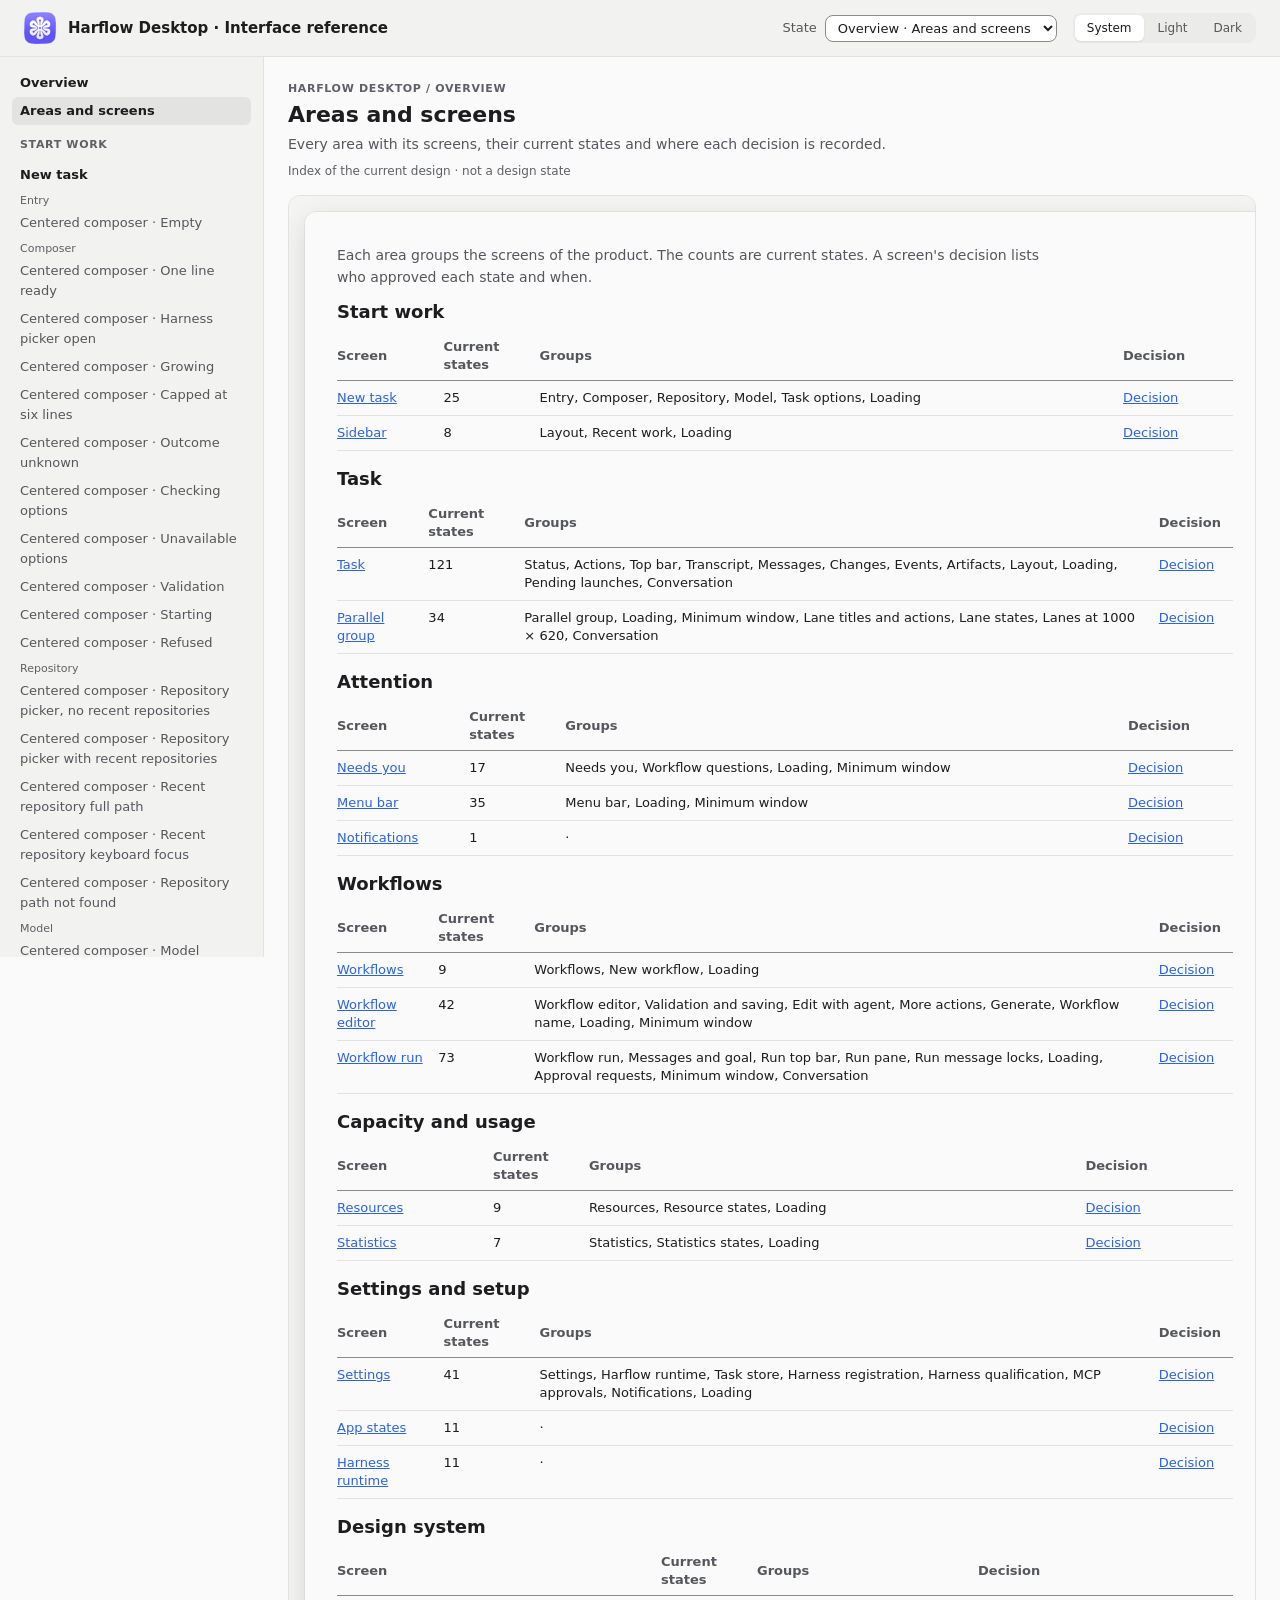
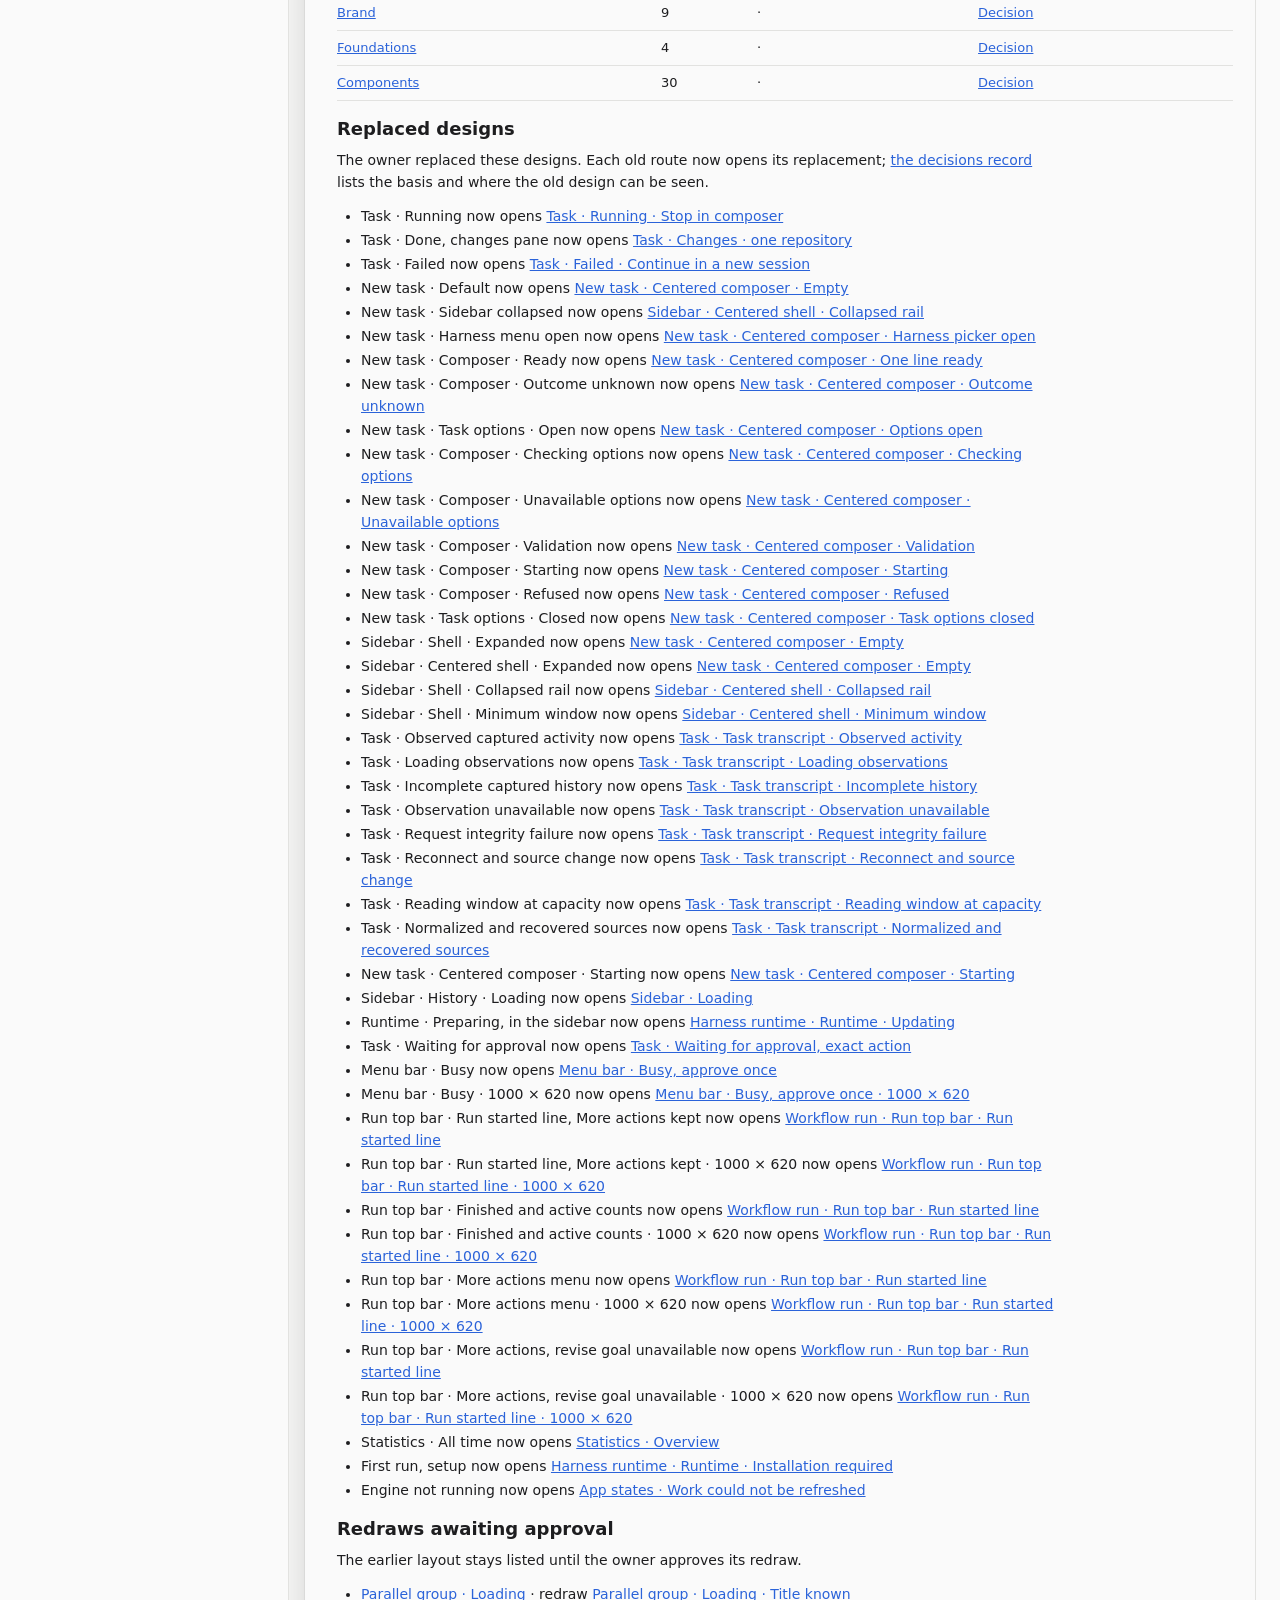
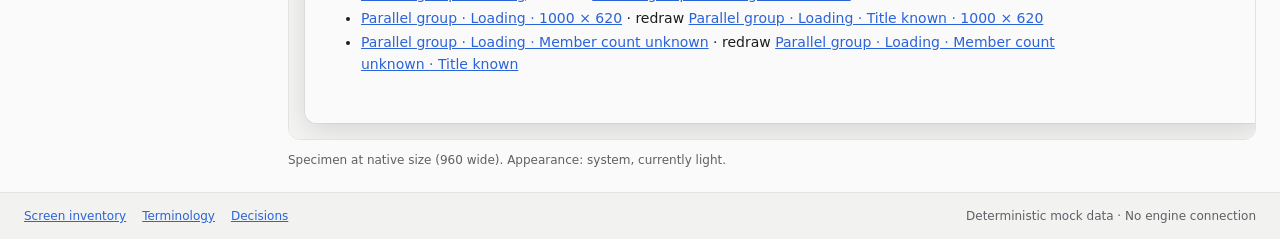
<file: index.html>
<!doctype html>
<html lang="en">
<head>
<meta charset="utf-8">
<meta name="viewport" content="width=device-width,initial-scale=1">
<title>Harflow design</title>
<link rel="icon" type="image/png" sizes="32x32" href="v2/assets/branding/app-icon-32.png">
<script>
// Root redirector. tests/redirector.test.mjs runs this script against a model of the host.
// Hosting serves this page, with status 200, for any path that does not exist, so a served
// path other than "/" and "/index.html" is a missing path. Targets are root-absolute when
// served and relative under file://.
(function () {
  var MOVED = {
    '/v2/docs/approval.md': '/v2/docs/decisions/approval.md',
    '/v2/docs/d2b-observation-approval.md': '/v2/docs/decisions/d2b-observation-approval.md',
    '/v2/docs/d2b-observation-proposal.md': '/v2/docs/decisions/d2b-observation-proposal.md',
    '/v2/docs/m04-proposal.md': '/v2/docs/decisions/m04-proposal.md',
    '/v2/docs/m04-centered-composer-proposal.md': '/v2/docs/decisions/m04-centered-composer-proposal.md',
    '/v2/docs/m05-task-screen-approval.md': '/v2/docs/decisions/m05-task-screen-approval.md',
    '/v2/docs/m05-task-screen-proposal.md': '/v2/docs/decisions/m05-task-screen-proposal.md'
  };
  var loc = window.location;
  var served = loc.protocol === 'http:' || loc.protocol === 'https:';
  var hash = loc.hash && loc.hash !== '#' ? loc.hash : '';
  var target = null;
  if (!served) {
    target = hash ? 'archive/v1/index.html' + hash : 'v2/index.html';
  } else if (loc.pathname === '/' || loc.pathname === '/index.html') {
    target = hash ? '/archive/v1/index.html' + hash : '/v2/index.html';
  } else if (/^\/(archive|v2)(\/|$)/.test(loc.pathname)) {
    // A missing path inside the sites is never redirected again; only the moved documents are.
    if (Object.prototype.hasOwnProperty.call(MOVED, loc.pathname)) target = MOVED[loc.pathname] + loc.search + loc.hash;
  } else {
    // A moved v1 path (features, scripts, styles, assets, documents).
    target = '/archive/v1' + loc.pathname + loc.search + loc.hash;
  }
  if (target) { loc.replace(target); return; }
  // Nothing to redirect to: show the links, root-absolute when served.
  document.addEventListener('DOMContentLoaded', function () {
    if (!served) return;
    var links = document.querySelectorAll('a[data-root-link]');
    for (var i = 0; i < links.length; i += 1) links[i].setAttribute('href', '/' + links[i].getAttribute('data-root-link'));
  });
})();
</script>
</head>
<body>
<noscript>
<p>Harflow design reference (JavaScript is needed to open the links from a file).</p>
<ul>
<li><a href="/v2/index.html">Harflow Desktop interface reference (v2)</a></li>
<li><a href="/archive/v1/index.html">Archived catalog (v1)</a></li>
</ul>
</noscript>
<p>Harflow design reference. <a href="v2/index.html" data-root-link="v2/index.html">Interface reference (v2)</a> · <a href="archive/v1/index.html" data-root-link="archive/v1/index.html">Archived catalog (v1)</a></p>
</body>
</html>
</file>
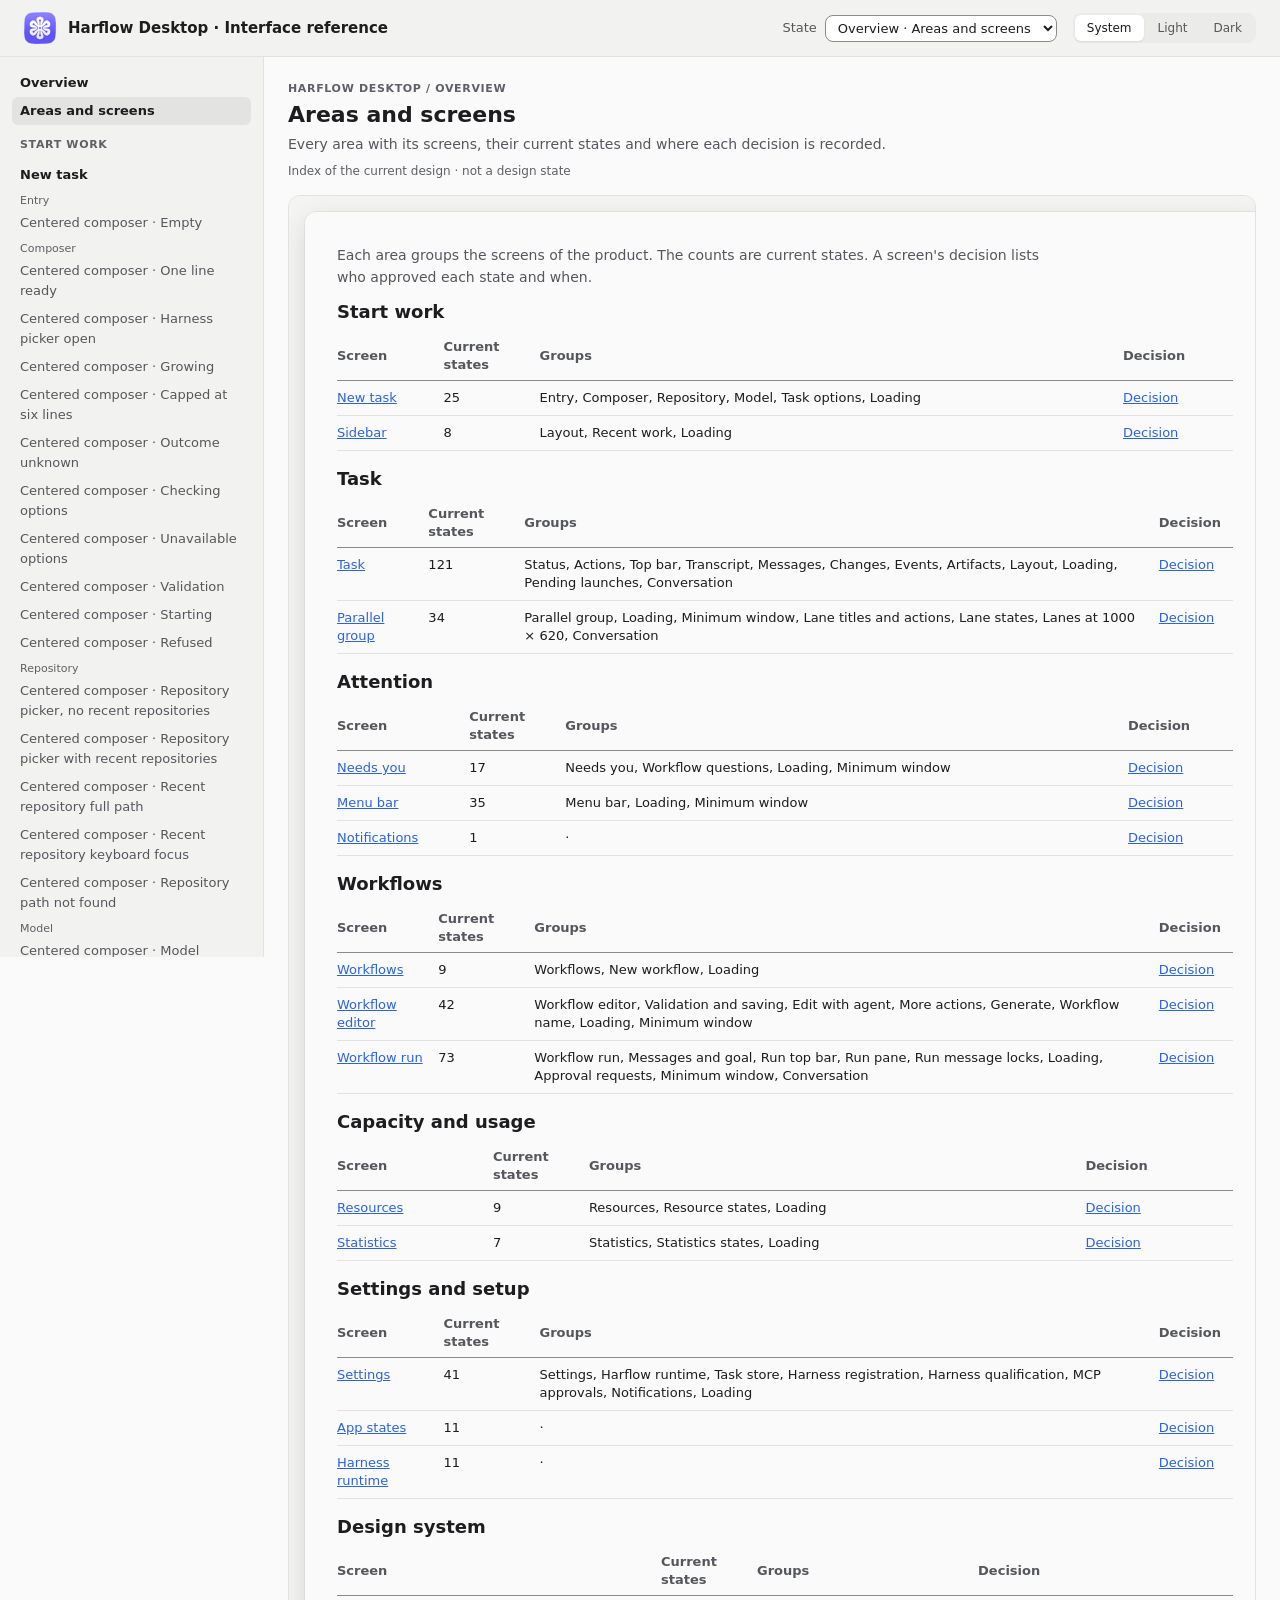
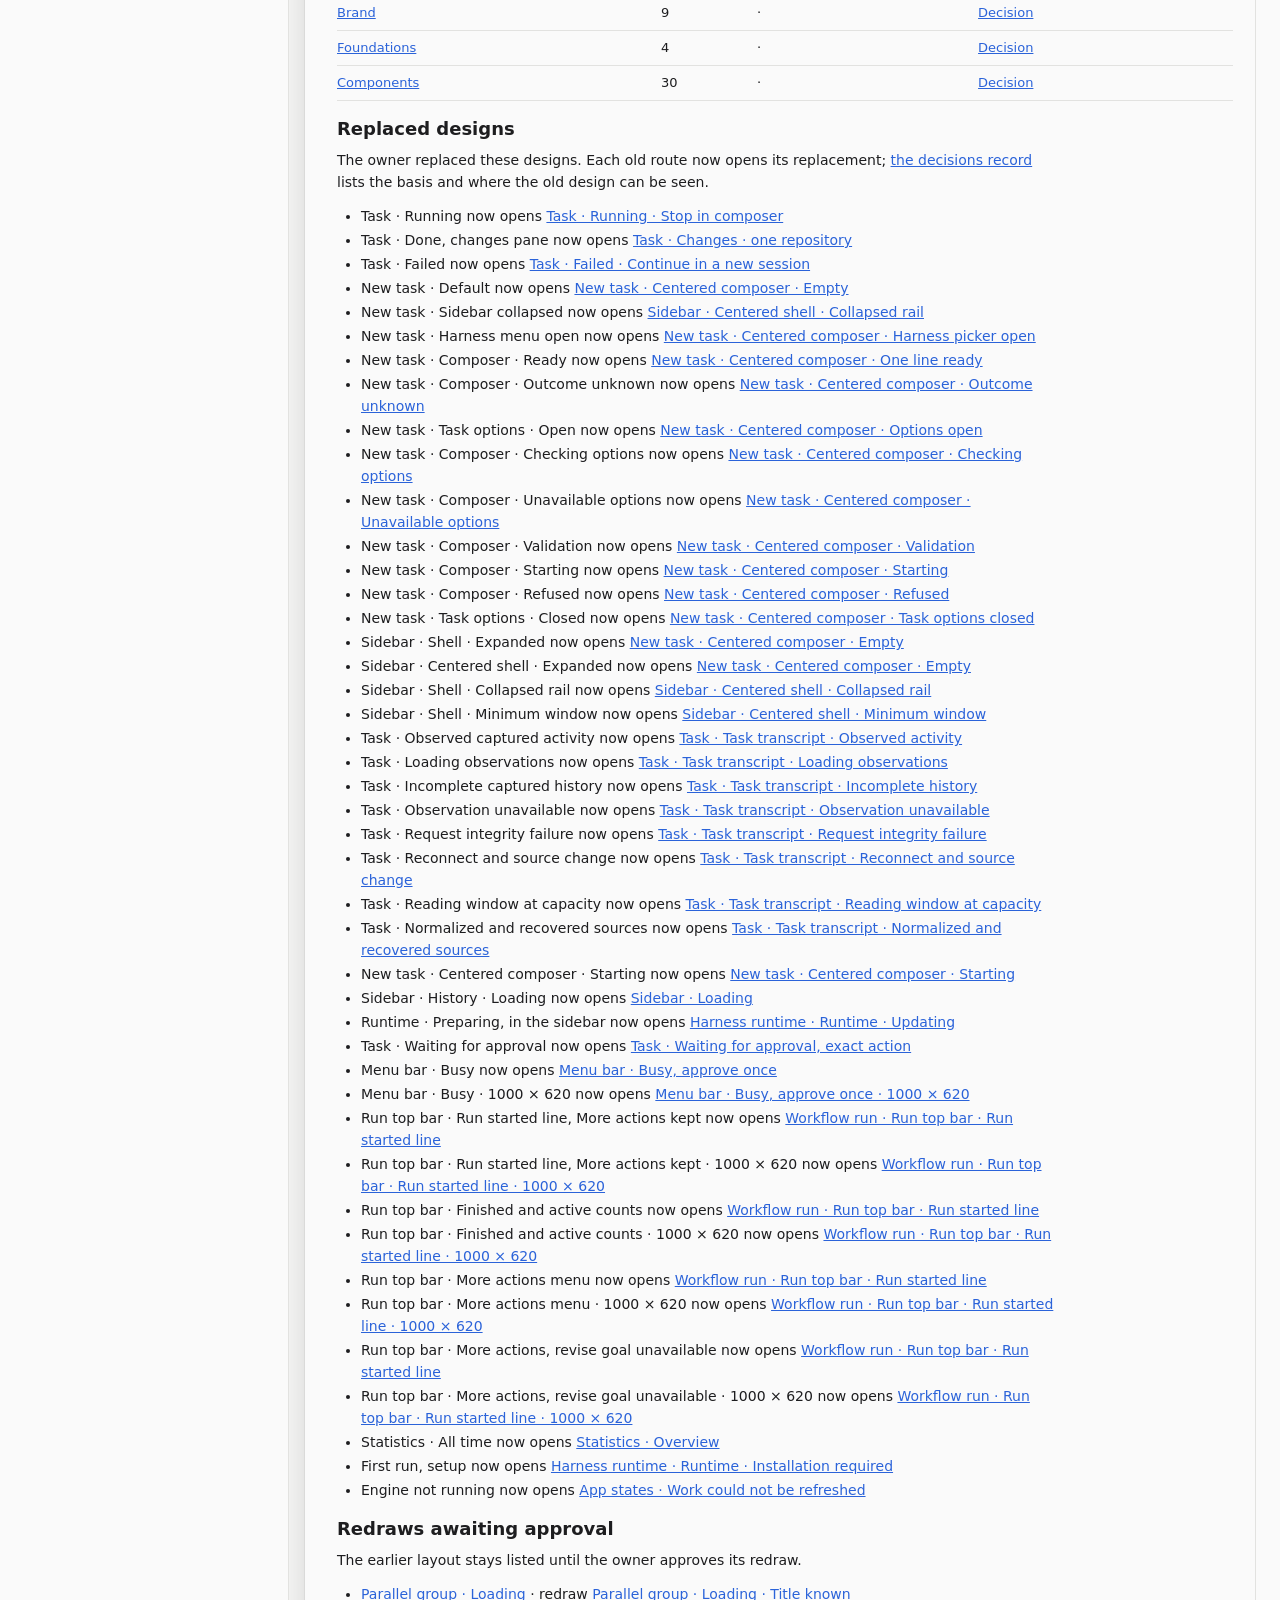
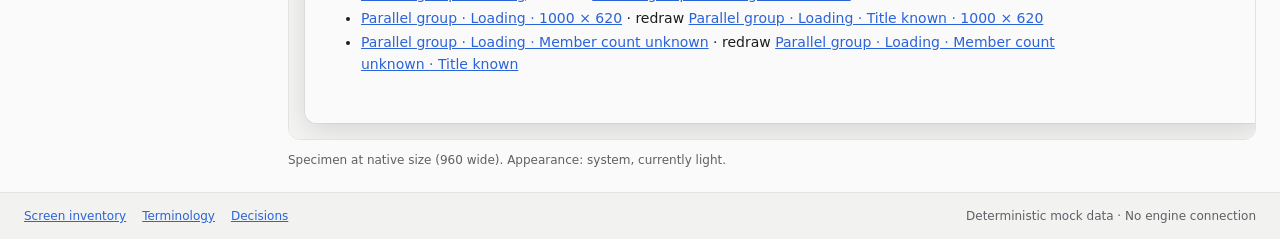
<file: v2/index.html>
<!doctype html>
<html lang="en" data-theme="light">
<head>
<meta charset="utf-8">
<meta name="viewport" content="width=device-width,initial-scale=1">
<title>Harflow Desktop · Interface reference</title>
<link rel="icon" type="image/png" sizes="32x32" href="assets/branding/app-icon-32.png">
<link rel="icon" type="image/png" sizes="64x64" href="assets/branding/app-icon-64.png">
<link rel="apple-touch-icon" href="assets/branding/app-icon-128.png">
<link rel="stylesheet" href="styles/tokens.css">
<link rel="stylesheet" href="styles/bundle.css">
<link rel="stylesheet" href="styles/skeleton.css">
<link rel="stylesheet" href="styles/catalog.css">
<link rel="stylesheet" href="styles/d2b-proposal.css">
<link rel="stylesheet" href="styles/m04-proposal.css">
<link rel="stylesheet" href="styles/m05-proposal.css">
<link rel="stylesheet" href="styles/transcript-screen.css">
<link rel="stylesheet" href="styles/messages-screen.css">
<link rel="stylesheet" href="styles/approval-states.css">
<link rel="stylesheet" href="styles/minimum-frame.css">
<link rel="stylesheet" href="styles/pending-launches.css">
<link rel="stylesheet" href="styles/parallel-lanes.css">
<link rel="stylesheet" href="styles/gap-workflow.css">
<link rel="stylesheet" href="styles/gap-run-capacity.css">
<link rel="stylesheet" href="styles/workflow-questions.css">
<link rel="stylesheet" href="styles/run-questions.css">
<link rel="stylesheet" href="styles/root-approvals.css">
<link rel="stylesheet" href="styles/composer-edge.css">
<link rel="stylesheet" href="styles/inspector-approvals.css">
<link rel="stylesheet" href="styles/engine-runtime.css">
<link rel="stylesheet" href="styles/harness-settings.css">
<link rel="stylesheet" href="styles/menu-bar-notifications.css">
</head>
<body>
<div class="hdc-app">
  <header class="hdc-header">
    <a class="hdc-brand" href="#new-task/centered-empty">
      <img class="hdc-brand__icon" src="assets/branding/app-icon-64.png" srcset="assets/branding/app-icon-128.png 2x" alt="" width="32" height="32">
      <span class="hdc-brand__name">Harflow Desktop · Interface reference</span>
    </a>
    <div class="hdc-controls">
      <label class="hdc-field">State
        <select id="hdc-state-picker"></select>
      </label>
      <div class="hdc-theme" id="hdc-theme" role="group" aria-label="Appearance">
        <button type="button" class="hdc-theme__item" data-appearance="system" aria-pressed="false" title="System, follows this computer">System</button>
        <button type="button" class="hdc-theme__item" data-appearance="light" aria-pressed="false" title="Light">Light</button>
        <button type="button" class="hdc-theme__item" data-appearance="dark" aria-pressed="false" title="Dark">Dark</button>
      </div>
    </div>
  </header>
  <aside class="hdc-nav">
    <nav id="hdc-nav" aria-label="Screen families"></nav>
  </aside>
  <main class="hdc-main">
    <div class="hdc-intro">
      <p class="hdc-eyebrow" id="hdc-eyebrow"></p>
      <h1 class="hdc-title" id="hdc-title"></h1>
      <p class="hdc-description" id="hdc-description"></p>
      <p class="hdc-approval" id="hdc-approval"></p>
      <p class="hdc-note" id="hdc-note" hidden></p>
    </div>
    <div class="hdc-stage" id="hdc-stage" tabindex="0" aria-label="Scrollable interface specimen">
      <div class="hdc-specimen" id="hdc-specimen"></div>
    </div>
    <p class="hdc-caption" id="hdc-caption"></p>
    <section class="hdc-doc hdc-doc--guide" id="hdc-doc" aria-label="Component guidelines" hidden></section>
  </main>
  <footer class="hdc-footer">
    <a href="docs/screen-inventory.md">Screen inventory</a>
    <a href="docs/terminology.md">Terminology</a>
    <a href="docs/decisions/README.md">Decisions</a>
    <span class="hdc-footer__note">Deterministic mock data · No engine connection</span>
  </footer>
</div>
<div class="hdc-sr" id="hdc-live" role="status" aria-live="polite"></div>
<script src="scripts/registry.js"></script>
<script src="scripts/route-aliases.js"></script>
<script src="scripts/screens-new-task.js"></script>
<script src="scripts/screens-needs-you.js"></script>
<script src="scripts/screens-workflows.js"></script>
<script src="scripts/screens-workflow-editor.js"></script>
<script src="scripts/screens-task.js"></script>
<script src="scripts/screens-parallel-group.js"></script>
<script src="scripts/screens-workflow-run.js"></script>
<script src="scripts/screens-resources.js"></script>
<script src="scripts/screens-statistics.js"></script>
<script src="scripts/screens-settings.js"></script>
<script src="scripts/screens-menu-bar.js"></script>
<script src="scripts/screens-approval-states.js"></script>
<script src="scripts/screens-app-states.js"></script>
<script src="scripts/components.js"></script>
<script src="scripts/foundations.js"></script>
<script src="scripts/component-docs.js"></script>
<script src="scripts/d2b-proposal.js"></script>
<script src="scripts/screens-m04-proposal.js"></script>
<script src="scripts/m04-proposal.js"></script>
<script src="scripts/screens-m05-proposal.js"></script>
<script src="scripts/m05-proposal.js"></script>
<script src="scripts/screens-messages.js"></script>
<script src="scripts/messages-screen.js"></script>
<script src="scripts/screens-transcript.js"></script>
<script src="scripts/screens-loading-work.js"></script>
<script src="scripts/screens-loading-more.js"></script>
<script src="scripts/transcript-screen.js"></script>
<script src="scripts/screens-overview.js"></script>
<script src="scripts/supersessions.js"></script>
<script src="scripts/skeleton-specs.js"></script>
<script src="scripts/screens-minimum.js"></script>
<script src="scripts/minimum-frame.js"></script>
<script src="scripts/skeleton.js"></script>
<script src="scripts/screens-pending-launches.js"></script>
<script src="scripts/states-parallel-lanes.js"></script>
<script src="scripts/states-workflow-run-lanes.js"></script>
<script src="scripts/states-titled-loading.js"></script>
<script src="scripts/states-workflow-gaps.js"></script>
<script src="scripts/states-workflow-naming.js"></script>
<script src="scripts/states-run-actions.js"></script>
<script src="scripts/states-capacity-gaps.js"></script>
<script src="scripts/states-workflow-questions.js"></script>
<script src="scripts/states-run-questions.js"></script>
<script src="scripts/states-root-approvals.js"></script>
<script src="scripts/states-composer-edge.js"></script>
<script src="scripts/states-inspector-approvals.js"></script>
<script src="scripts/states-engine-runtime.js"></script>
<script src="scripts/states-harness-settings.js"></script>
<script src="scripts/states-menu-bar-notifications.js"></script>
<script src="scripts/catalog.js"></script>
</body>
</html>
</file>
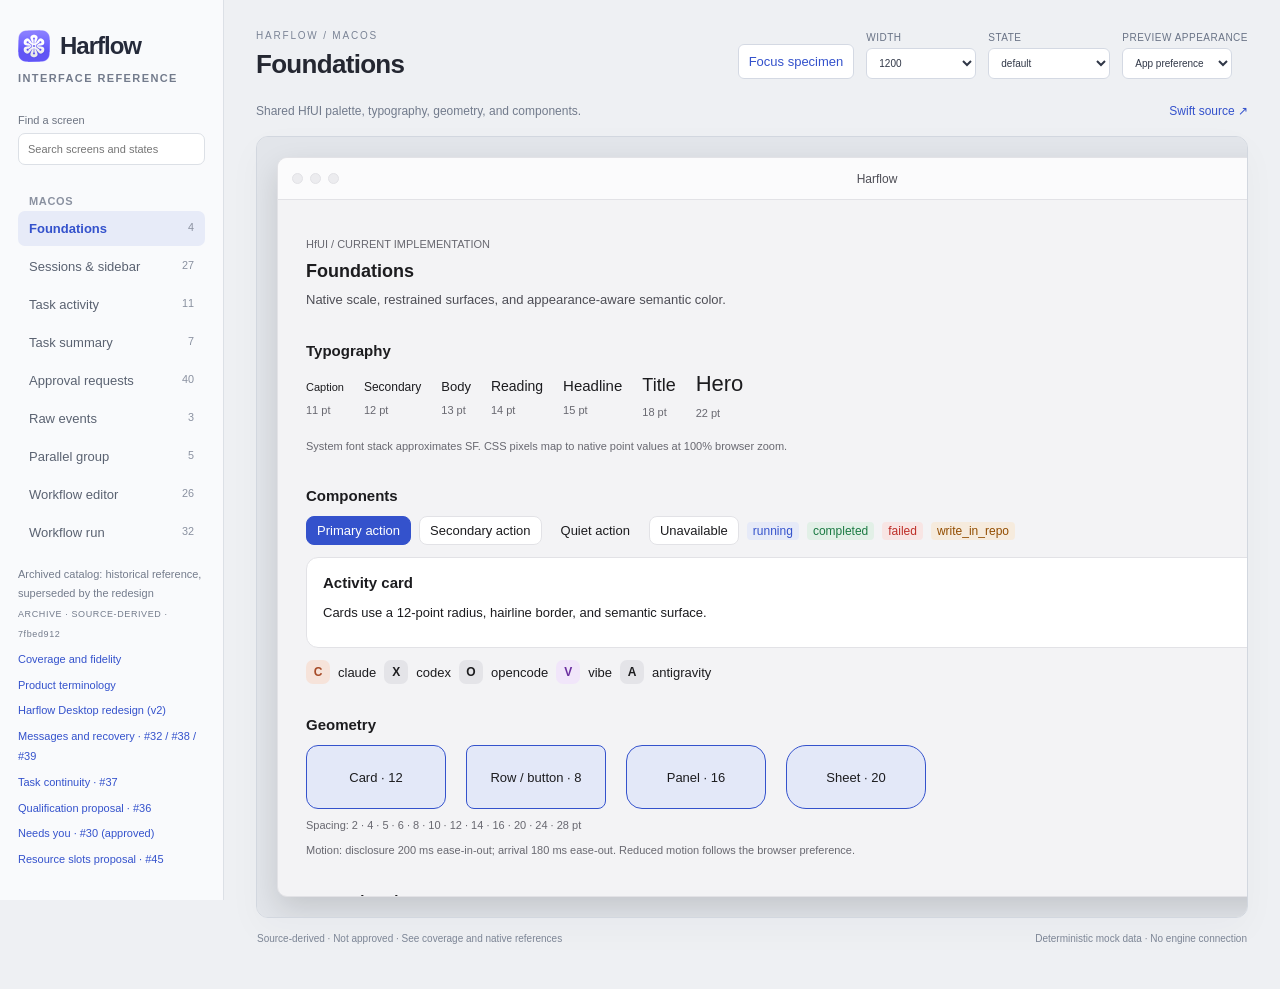
<file: archive/v1/index.html>
<!doctype html>
<html lang="en"><head><meta charset="utf-8"><meta name="viewport" content="width=device-width,initial-scale=1"><title>Harflow · Interface reference</title><link rel="icon" type="image/png" sizes="32x32" href="assets/branding/app-icon-32.png"><link rel="icon" type="image/png" sizes="64x64" href="assets/branding/app-icon-64.png"><link rel="apple-touch-icon" href="assets/branding/app-icon-128.png"><link rel="stylesheet" href="styles/tokens.css?v=0e2f7547d87f"><link rel="stylesheet" href="styles/catalog.css?v=532e78404902"><link rel="stylesheet" href="styles/specimens.css?v=9c9ead7623a5"><link rel="stylesheet" href="styles/workflows.css?v=f61643d08efe"><link rel="stylesheet" href="styles/dialogs.css?v=6ef48912ead1"><link rel="stylesheet" href="styles/start-screen.css?v=d748b0cf703b"><link rel="stylesheet" href="styles/tasks.css?v=2096cb675331"><link rel="stylesheet" href="styles/task-activity.css?v=b68ff01585bd"><link rel="stylesheet" href="styles/task-approvals.css?v=2d8add422cfa"><link rel="stylesheet" href="styles/task-summary.css?v=e0a8147b16a2"><link rel="stylesheet" href="styles/parallel.css?v=519eb95d84bf"><link rel="stylesheet" href="styles/workflow-editor-inspector.css?v=341b9fec2faf"><link rel="stylesheet" href="styles/workflow-editor.css?v=2920e21df288"><link rel="stylesheet" href="styles/workflow-editor-proposals.css?v=11d26850cb23"><link rel="stylesheet" href="styles/workflow-run.css?v=b1cd5d72246f"><link rel="stylesheet" href="styles/council-activity.css?v=7290ceee46f4"><link rel="stylesheet" href="styles/appearance.css?v=a36caf85d1c5"><link rel="stylesheet" href="styles/state-recovery.css?v=f7198fc3eebf"><link rel="stylesheet" href="styles/workflow-errors.css?v=ca0cfcfd3098"><link rel="stylesheet" href="styles/sidebar-setup.css?v=c33f41dee843"><link rel="stylesheet" href="styles/sidebar-proposals.css?v=59b6f05f614e"><link rel="stylesheet" href="styles/web.css?v=988b5fafe417"><link rel="stylesheet" href="styles/statistics.css?v=bb56545bc799"><link rel="stylesheet" href="styles/statistics-accounting.css?v=20e323d0d1e3"><link rel="stylesheet" href="styles/skeleton-crossfade.css?v=f5769000afdf"></head>
<body><div class="catalog"><aside class="catalog-nav"><a class="brand" href="#foundations/default/light"><img class="brand-icon" src="assets/branding/app-icon-64.png" srcset="assets/branding/app-icon-128.png 2x" alt="" width="32" height="32"><span class="brand-name">Harflow</span><span class="brand-subtitle">Interface reference</span></a><label class="catalog-search">Find a screen<input id="catalog-search" type="search" placeholder="Search screens and states"></label><nav id="catalog-nav" aria-label="Screen families"></nav><footer>Archived catalog: historical reference, superseded by the redesign<br><span class="edition">ARCHIVE · SOURCE-DERIVED · 7fbed912</span><a href="docs/screen-inventory.md">Coverage and fidelity</a><a href="../../docs/terminology.md">Product terminology</a><a href="../../v2/index.html">Harflow Desktop redesign (v2)</a><a href="features/work-interaction.html">Messages and recovery · #32 / #38 / #39</a><a href="features/task-continuity.html">Task continuity · #37</a><a href="features/qualification.html">Qualification proposal · #36</a><a href="features/needs-you.html">Needs you · #30 (approved)</a><a href="features/resource-slots.html">Resource slots proposal · #45</a></footer></aside><main class="catalog-main"><header class="catalog-toolbar"><div><p class="eyebrow" id="eyebrow">HARFLOW / MACOS</p><h1 id="page-title"></h1></div><div class="catalog-controls"><button id="focus-toggle" type="button" aria-pressed="false">Focus specimen</button><label>Width<select id="width-picker"><option>1000</option><option selected>1200</option><option>1440</option></select></label><label>State<select id="state-picker"></select></label><label>Preview appearance<select id="theme-picker"><option value="preference">App preference</option><option value="light">Light</option><option value="dark">Dark</option></select></label></div></header><div class="reference-note"><span id="page-description"></span><a id="source-link" target="_blank" rel="noreferrer">Swift source ↗</a></div><div id="stage" class="stage" tabindex="0" aria-label="Scrollable interface specimen"></div><footer class="catalog-caption"><span id="specimen-caption"></span><span>Deterministic mock data · No engine connection</span></footer></main></div><div id="announcement" class="toast" role="status" aria-live="polite"></div><script src="scripts/tokens.js?v=943e2b7ca8a1"></script><script src="scripts/registry.js?v=941fcaf663f7"></script><script src="scripts/appearance.js?v=075e119c182c"></script><script src="scripts/components.js?v=a89b200629bd"></script><script src="scripts/start-screen.js?v=a9b39511ae2d"></script><script src="scripts/workflow-errors.js?v=d6679afc5b99"></script><script src="scripts/tasks.js?v=3522e6d8763d"></script><script src="scripts/task-activity.js?v=c36be31f3c01"></script><script src="scripts/sidebar-setup.js?v=07663151e7c1"></script><script src="scripts/sidebar-proposals.js?v=748a9d8aca58"></script><script src="scripts/web.js?v=4ae7fb3e9d85"></script><script src="scripts/statistics.js?v=105a478cede9"></script><script src="scripts/statistics-accounting.js?v=40dba2b794f5"></script><script src="scripts/parallel.js?v=75500eb636c3"></script><script src="scripts/task-approvals.js?v=6ec1b1ba12e2"></script><script src="scripts/task-summary.js?v=fb97a609a4f3"></script><script src="scripts/workflows.js?v=766359bff5dd"></script><script src="scripts/workflow-connectors.js?v=c9bcdde86849"></script><script src="scripts/workflow-editor.js?v=1174291b1d53"></script><script src="scripts/workflow-editor-proposals.js?v=70c6d9777886"></script><script src="scripts/workflow-editor-inspector.js?v=42a09d819025"></script><script src="scripts/council-activity.js?v=4c74a6230f74"></script><script src="scripts/workflow-run.js?v=4da6b335369c"></script><script src="scripts/dialogs.js?v=ee5dedf3e80f"></script><script src="scripts/workflow-launch-proposals.js?v=8b9bffc727a4"></script><script src="scripts/state-recovery.js?v=2d71eddca374"></script><script src="scripts/skeleton-crossfade.js?v=8c28b11f1927"></script><script src="scripts/foundations.js?v=e43a867264e5"></script><script src="scripts/catalog.js?v=36adaf9d923b"></script></body></html>
</file>
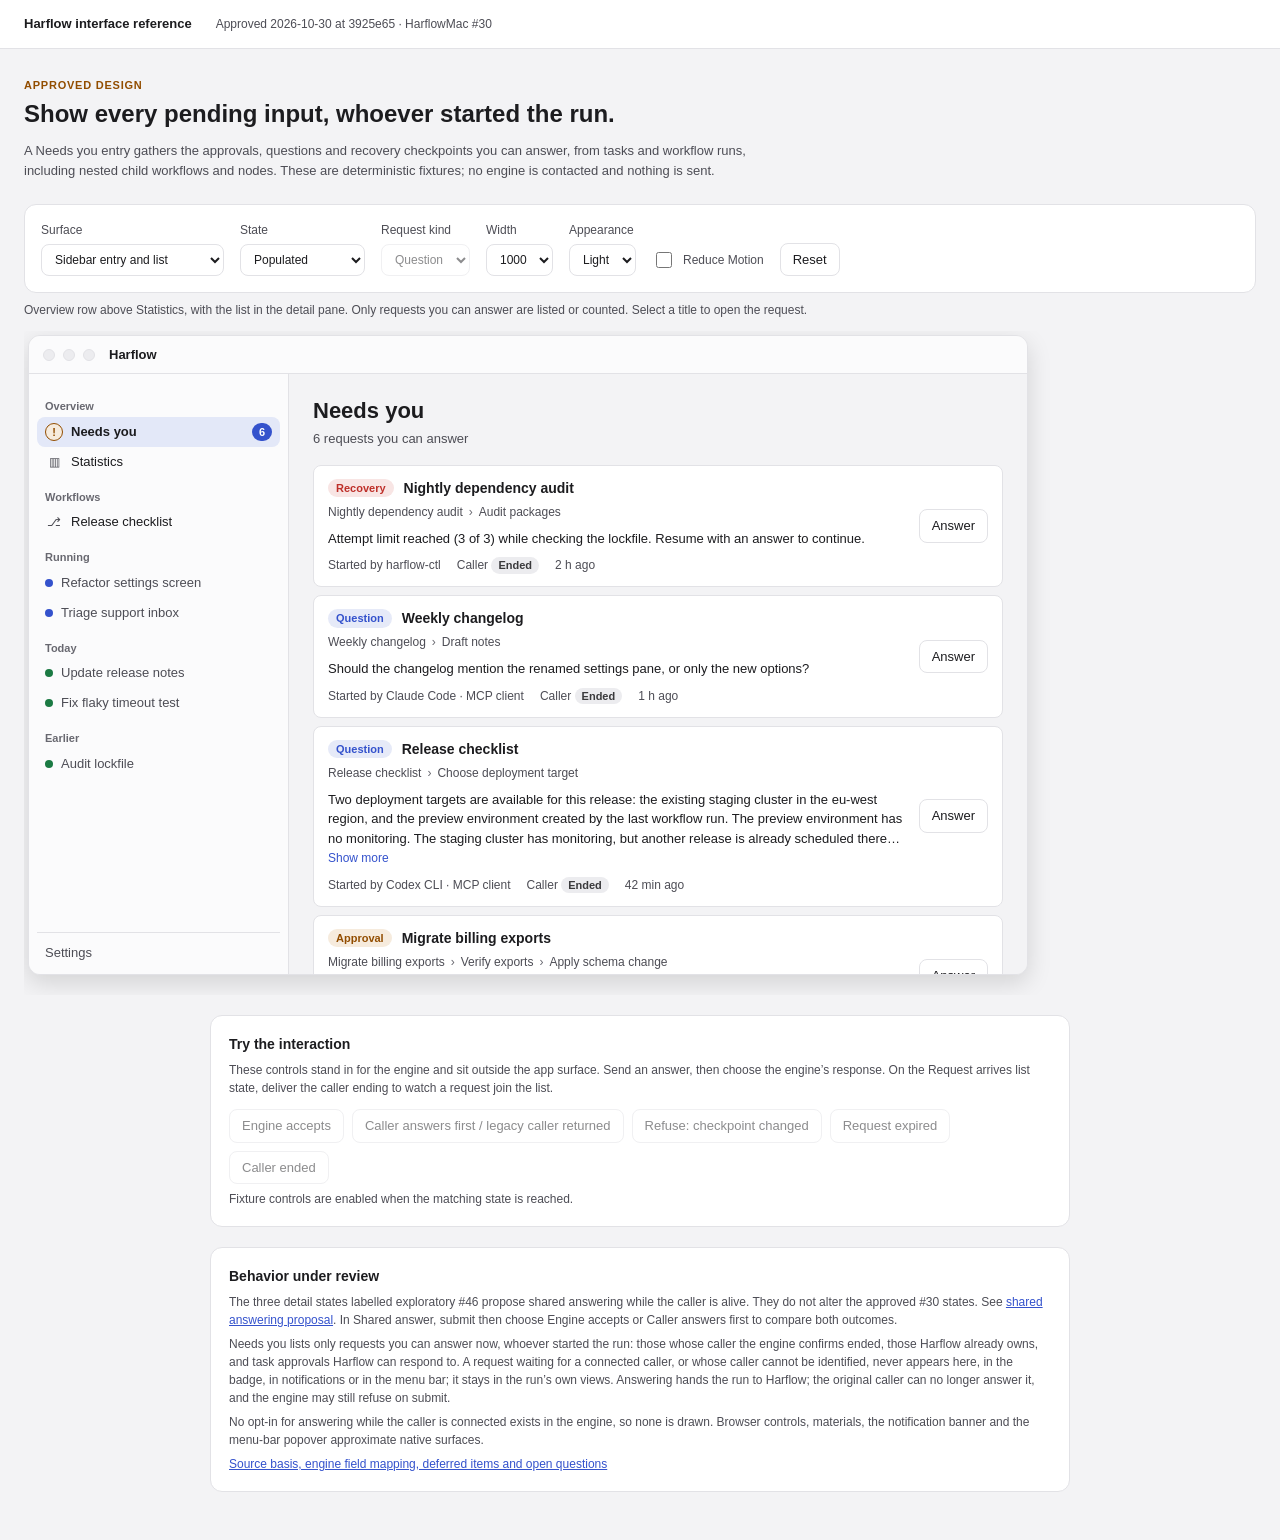
<file: features/needs-you.html>
<!doctype html>
<html lang="en" data-theme="light">
<head>
  <meta charset="utf-8"><meta name="viewport" content="width=device-width,initial-scale=1">
  <title>Needs you · Harflow approved design</title>
  <link rel="stylesheet" href="../styles/tokens.css"><link rel="stylesheet" href="needs-you.css">
  <script src="needs-you.js" defer></script>
</head>
<body>
  <header class="catalog-bar"><a href="../index.html">Harflow interface reference</a><span>Approved 2026-10-30 at 3925e65 · HarflowMac #30</span></header>
  <main>
    <div class="intro">
      <p class="eyebrow">Approved design</p>
      <h1>Show every pending input, whoever started the run.</h1>
      <p>A Needs you entry gathers the approvals, questions and recovery checkpoints you can answer, from tasks and workflow runs, including nested child workflows and nodes. These are deterministic fixtures; no engine is contacted and nothing is sent.</p>
    </div>
    <section class="controls" aria-label="Design specimen controls">
      <label>Surface<select id="surface">
        <option value="list">Sidebar entry and list</option>
        <option value="detail">Request detail and answer</option>
        <option value="notify">Notification</option>
        <option value="menubar">Menu-bar extra</option>
      </select></label>
      <label>State<select id="state"></select></label>
      <label>Request kind<select id="kind"><option value="question">Question</option><option value="approval">Approval</option></select></label>
      <label>Width<select id="width"><option value="1000">1000</option><option value="1200">1200</option><option value="1440">1440</option></select></label>
      <label>Appearance<select id="theme"><option value="light">Light</option><option value="dark">Dark</option></select></label>
      <label class="check"><input type="checkbox" id="reduce"> Reduce Motion</label>
      <button id="reset" type="button">Reset</button>
    </section>
    <p class="surface-hint" id="surface-hint"></p>
    <section class="specimen-scroll" aria-label="Native surface approximation" id="specimen" tabindex="-1"></section>
    <section class="simulation" aria-label="Fixture completion controls">
      <h2>Try the interaction</h2>
      <p>These controls stand in for the engine and sit outside the app surface. Send an answer, then choose the engine&rsquo;s response. On the Request arrives list state, deliver the caller ending to watch a request join the list.</p>
      <div class="fixture-actions">
        <button type="button" id="deliver-accept">Engine accepts</button>
        <button type="button" id="deliver-returned">Caller answers first / legacy caller returned</button>
        <button type="button" id="deliver-changed">Refuse: checkpoint changed</button>
        <button type="button" id="deliver-expired">Request expired</button>
        <button type="button" id="deliver-ended">Caller ended</button>
      </div>
      <p id="live" role="status" aria-live="polite">Fixture controls are enabled when the matching state is reached.</p>
    </section>
    <section class="notes">
      <h2>Behavior under review</h2><p>The three detail states labelled exploratory #46 propose shared answering while the caller is alive. They do not alter the approved #30 states. See <a href="../docs/shared-answering.md">shared answering proposal</a>. In Shared answer, submit then choose Engine accepts or Caller answers first to compare both outcomes.</p>
      <p>Needs you lists only requests you can answer now, whoever started the run: those whose caller the engine confirms ended, those Harflow already owns, and task approvals Harflow can respond to. A request waiting for a connected caller, or whose caller cannot be identified, never appears here, in the badge, in notifications or in the menu bar; it stays in the run&rsquo;s own views. Answering hands the run to Harflow; the original caller can no longer answer it, and the engine may still refuse on submit.</p>
      <p>No opt-in for answering while the caller is connected exists in the engine, so none is drawn. Browser controls, materials, the notification banner and the menu-bar popover approximate native surfaces.</p>
      <p><a href="../docs/needs-you-proposal.md">Source basis, engine field mapping, deferred items and open questions</a></p>
    </section>
  </main>
</body>
</html>
</file>
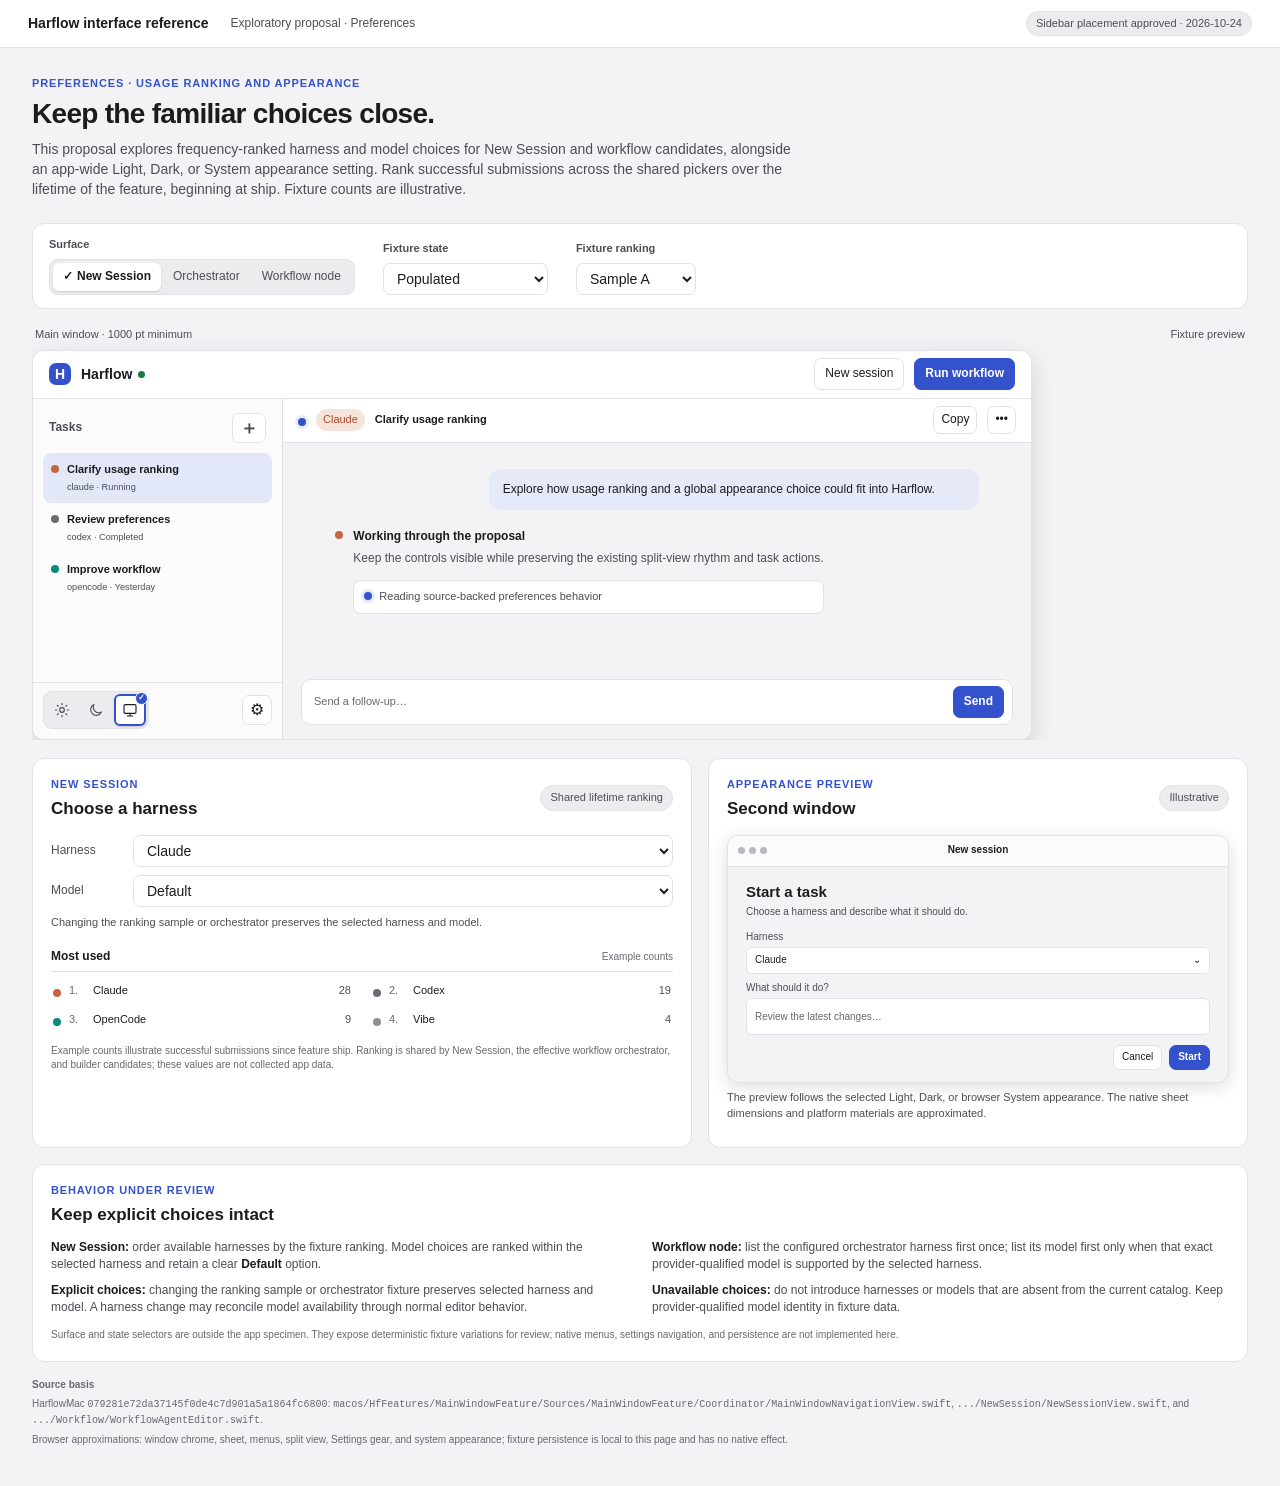
<file: features/preferences.html>
<!doctype html>
<html lang="en" data-theme="light">
<head>
  <meta charset="utf-8">
  <meta name="viewport" content="width=device-width, initial-scale=1">
  <title>Usage ranking & appearance — Harflow design proposal</title>
  <link rel="stylesheet" href="../styles/tokens.css">
  <link rel="stylesheet" href="preferences.css">
  <script src="preferences.js" defer></script>
</head>
<body>
  <header class="catalog-bar">
    <a class="catalog-home" href="../index.html">Harflow interface reference</a>
    <span class="catalog-label">Exploratory proposal · Preferences</span>
    <span class="status-badge">Sidebar placement approved · 2026-10-24</span>
  </header>
  <main>
    <section class="intro">
      <p class="eyebrow">Preferences · usage ranking and appearance</p>
      <h1>Keep the familiar choices close.</h1>
      <p>This proposal explores frequency-ranked harness and model choices for New Session and workflow candidates, alongside an app-wide Light, Dark, or System appearance setting. Rank successful submissions across the shared pickers over the lifetime of the feature, beginning at ship. Fixture counts are illustrative.</p>
    </section>

    <section class="controls" aria-label="Proposal controls">
      <div class="control-group">
        <span class="control-label" id="surface-label">Surface</span>
        <div class="segmented" role="group" aria-labelledby="surface-label">
          <button type="button" data-surface="new-session" aria-pressed="true">New Session</button>
          <button type="button" data-surface="orchestrator" aria-pressed="false">Orchestrator</button>
          <button type="button" data-surface="workflow-node" aria-pressed="false">Workflow node</button>
        </div>
      </div>
      <div class="control-group">
        <label class="control-label" for="state-select">Fixture state</label>
        <select id="state-select">
          <option value="populated">Populated</option><option value="tied">Tied ranking</option>
          <option value="loading">Loading</option><option value="empty">No usage history</option><option value="error">Catalog error</option>
        </select>
      </div>
      <div class="control-group">
        <label class="control-label" for="profile-select">Fixture ranking</label>
        <select id="profile-select"><option value="sample-a">Sample A</option><option value="sample-b">Sample B</option></select>
      </div>
      <div class="control-group orchestrator-control" hidden>
        <label class="control-label" for="orchestrator-select">Orchestrator harness</label>
        <select id="orchestrator-select"><option value="claude">Claude · Anthropic Sonnet 4.5</option><option value="codex">Codex · OpenAI GPT-5.2 Codex</option><option value="opencode">OpenCode · OpenAI GPT-5.2</option></select>
      </div>
    </section>

    <section class="specimen-wrap" aria-label="Main window preview">
      <div class="specimen-caption"><span>Main window · 1000 pt minimum</span><span>Fixture preview</span></div>
      <div class="app-window">
        <header class="window-header">
          <div class="window-title"><span class="app-mark">H</span><span>Harflow</span><span class="connection-dot" role="img" aria-label="Connected" title="Connected to Harflow engine"></span></div>
          <div class="header-actions">
            <button class="quiet-button">New session</button><button class="primary-button">Run workflow</button>
          </div>
        </header>
        <div class="window-body">
          <aside class="sidebar" aria-label="Task sidebar">
            <div class="sidebar-heading"><span>Tasks</span><button aria-label="Add task">＋</button></div>
            <div class="side-row selected"><span class="backend-dot claude"></span><span><b>Clarify usage ranking</b><small>claude · Running</small></span></div>
            <div class="side-row"><span class="backend-dot codex"></span><span><b>Review preferences</b><small>codex · Completed</small></span></div>
            <div class="side-row"><span class="backend-dot opencode"></span><span><b>Improve workflow</b><small>opencode · Yesterday</small></span></div>
            <div class="sidebar-bottom">
              <div class="sidebar-footer-main">
                <div class="sidebar-appearance">
                  <div class="segmented" role="group" aria-label="Appearance">
                    <button type="button" data-appearance="light" aria-label="Light" title="Light" aria-pressed="false">
                      <svg viewBox="0 0 24 24" aria-hidden="true"><circle cx="12" cy="12" r="3.5"/><path d="M12 2v2m0 16v2M4.93 4.93l1.42 1.42m11.3 11.3 1.42 1.42M2 12h2m16 0h2M4.93 19.07l1.42-1.42m11.3-11.3 1.42-1.42"/></svg>
                    </button>
                    <button type="button" data-appearance="dark" aria-label="Dark" title="Dark" aria-pressed="false">
                      <svg viewBox="0 0 24 24" aria-hidden="true"><path d="M20.2 15.1A8.4 8.4 0 0 1 8.9 3.8 8.5 8.5 0 1 0 20.2 15.1Z"/></svg>
                    </button>
                    <button type="button" data-appearance="system" aria-label="System" title="System — follows this Mac" aria-pressed="true">
                      <svg viewBox="0 0 24 24" aria-hidden="true"><rect x="3" y="4" width="18" height="13" rx="2"/><path d="M8 21h8m-4-4v4"/></svg>
                    </button>
                  </div>
                </div>
                <button class="settings-icon" aria-label="Settings" title="Settings">⚙</button>
              </div>
            </div>
          </aside>
          <section class="detail" aria-label="Selected task detail">
            <div class="detail-toolbar"><div><span class="live-dot"></span><span class="backend-tag claude-tag">Claude</span><b>Clarify usage ranking</b></div><div class="detail-actions"><button aria-label="Copy task details">Copy</button><button aria-label="More task actions">•••</button></div></div>
            <div class="conversation">
              <div class="message user-message">Explore how usage ranking and a global appearance choice could fit into Harflow.</div>
              <div class="assistant-message"><span class="backend-dot claude"></span><div><b>Working through the proposal</b><p>Keep the controls visible while preserving the existing split-view rhythm and task actions.</p><div class="activity-line"><span class="live-dot"></span>Reading source-backed preferences behavior</div></div></div>
            </div>
            <div class="composer"><span>Send a follow-up…</span><button class="primary-button">Send</button></div>
          </section>
        </div>
      </div>
    </section>

    <section class="lower-grid">
      <article class="panel preference-panel">
        <div class="panel-heading"><div><p class="eyebrow" id="surface-eyebrow">New Session</p><h2 id="surface-title">Choose a harness</h2></div><span class="fixture-chip">Shared lifetime ranking</span></div>
        <div class="form-row"><label for="agent-select">Harness</label><select id="agent-select"></select></div>
        <div class="form-row model-row"><label for="model-select">Model</label><select id="model-select"></select></div>
        <p class="note" id="selection-note" aria-live="polite"></p>
        <div class="ranking-block"><div class="ranking-heading"><h3>Most used</h3><span>Example counts</span></div><div id="usage-list" class="usage-list" aria-live="polite"></div></div>
        <p class="fine-print">Example counts illustrate successful submissions since feature ship. Ranking is shared by New Session, the effective workflow orchestrator, and builder candidates; these values are not collected app data.</p>
      </article>
      <article class="panel preview-panel">
        <div class="panel-heading"><div><p class="eyebrow">Appearance preview</p><h2>Second window</h2></div><span class="fixture-chip">Illustrative</span></div>
        <div class="mini-window" aria-label="Appearance preview window">
          <div class="mini-titlebar"><span class="traffic-dots"><i></i><i></i><i></i></span><b>New session</b><span></span></div>
          <div class="mini-content"><h3>Start a task</h3><p>Choose a harness and describe what it should do.</p><label>Harness</label><div class="mock-field"><span>Claude</span><span>⌄</span></div><label>What should it do?</label><div class="mock-editor">Review the latest changes…</div><div class="mini-footer"><button class="quiet-button">Cancel</button><button class="primary-button">Start</button></div></div>
        </div>
        <p class="note">The preview follows the selected Light, Dark, or browser System appearance. The native sheet dimensions and platform materials are approximated.</p>
      </article>
    </section>

    <section class="explanation panel">
      <p class="eyebrow">Behavior under review</p><h2>Keep explicit choices intact</h2>
      <div class="behavior-grid">
        <p><b>New Session:</b> order available harnesses by the fixture ranking. Model choices are ranked within the selected harness and retain a clear <b>Default</b> option.</p>
        <p><b>Workflow node:</b> list the configured orchestrator harness first once; list its model first only when that exact provider-qualified model is supported by the selected harness.</p>
        <p><b>Explicit choices:</b> changing the ranking sample or orchestrator fixture preserves selected harness and model. A harness change may reconcile model availability through normal editor behavior.</p>
        <p><b>Unavailable choices:</b> do not introduce harnesses or models that are absent from the current catalog. Keep provider-qualified model identity in fixture data.</p>
      </div>
      <p class="scope-note">Surface and state selectors are outside the app specimen. They expose deterministic fixture variations for review; native menus, settings navigation, and persistence are not implemented here.</p>
    </section>

    <footer class="source-note">
      <b>Source basis</b>
      <span>HarflowMac <code>079281e72da37145f0de4c7d901a5a1864fc6800</code>: <code>macos/HfFeatures/MainWindowFeature/Sources/MainWindowFeature/Coordinator/MainWindowNavigationView.swift</code>, <code>.../NewSession/NewSessionView.swift</code>, and <code>.../Workflow/WorkflowAgentEditor.swift</code>.</span>
      <span>Browser approximations: window chrome, sheet, menus, split view, Settings gear, and system appearance; fixture persistence is local to this page and has no native effect.</span>
    </footer>
  </main>
</body>
</html>
</file>
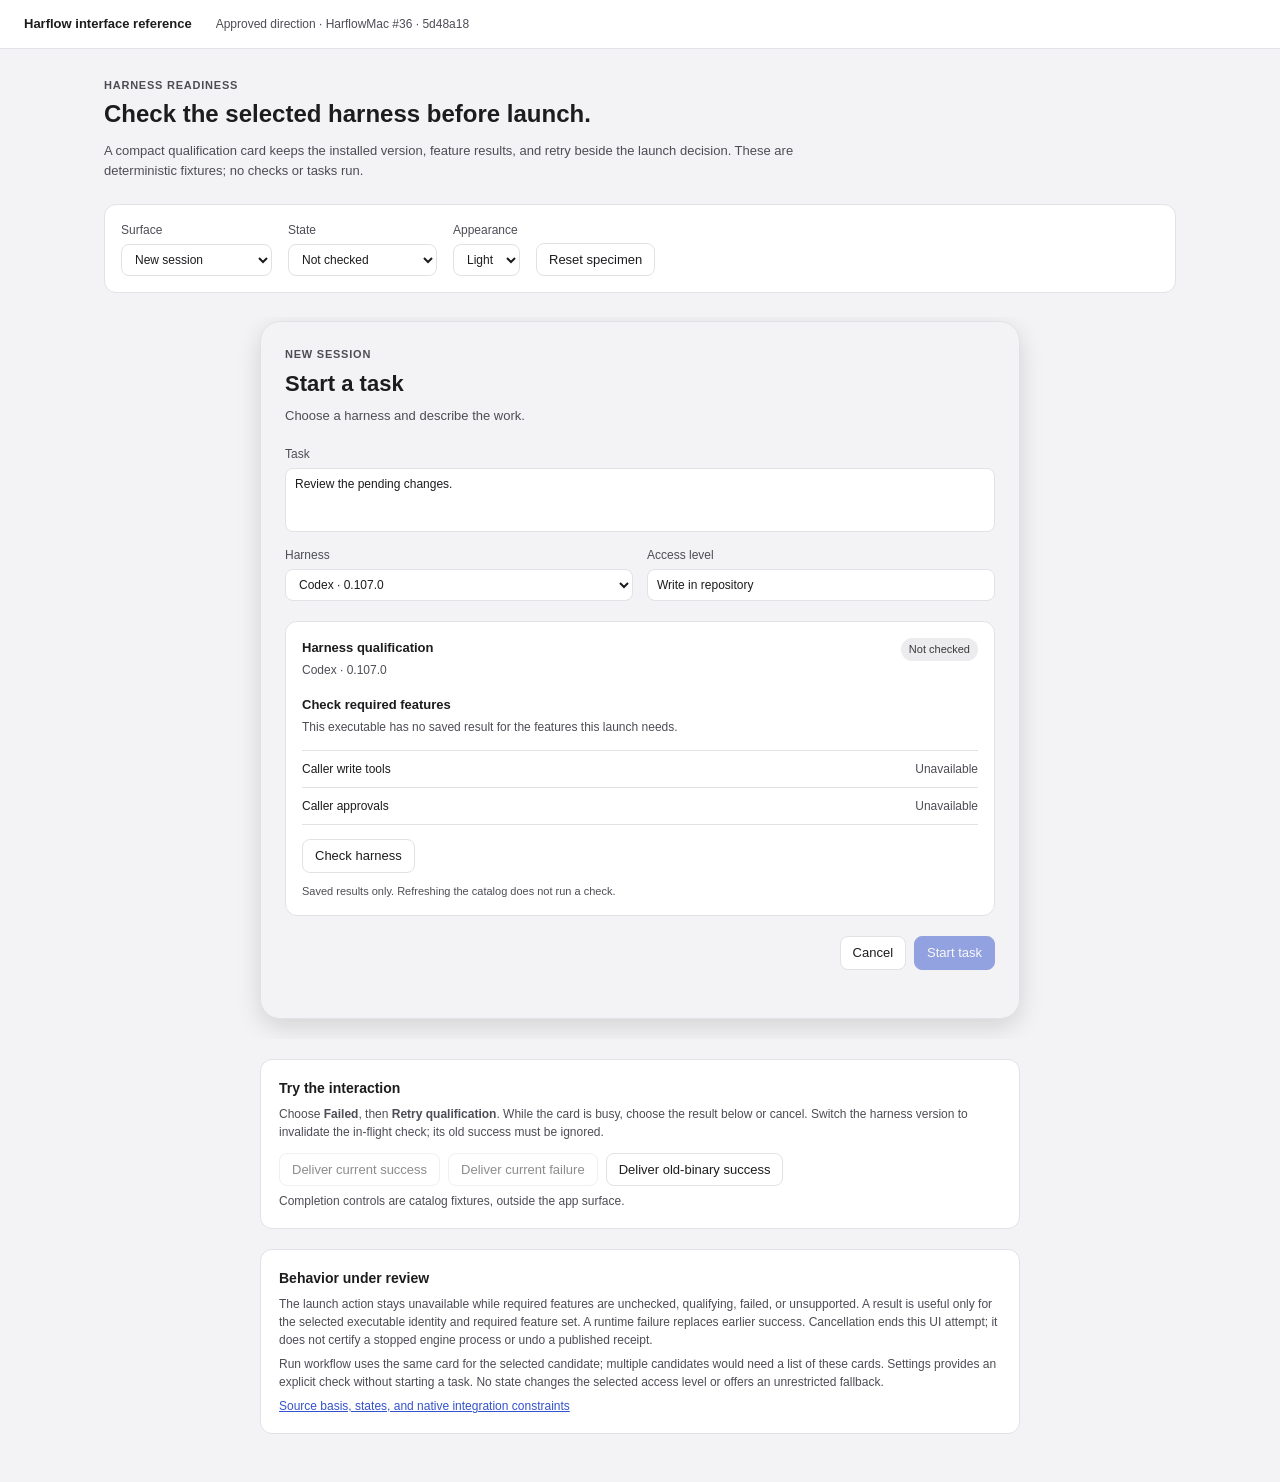
<file: features/qualification.html>
<!doctype html>
<html lang="en" data-theme="light">
<head>
  <meta charset="utf-8"><meta name="viewport" content="width=device-width,initial-scale=1">
  <title>Harness qualification · Harflow approved design</title>
  <link rel="stylesheet" href="../styles/tokens.css"><link rel="stylesheet" href="qualification.css">
  <script src="qualification.js" defer></script>
</head>
<body>
  <header class="catalog-bar"><a href="../index.html">Harflow interface reference</a><span>Approved direction · HarflowMac #36 · 5d48a18</span></header>
  <main>
    <div class="intro"><p class="eyebrow">Harness readiness</p><h1>Check the selected harness before launch.</h1><p>A compact qualification card keeps the installed version, feature results, and retry beside the launch decision. These are deterministic fixtures; no checks or tasks run.</p></div>
    <section class="controls" aria-label="Design specimen controls">
      <label>Surface<select id="surface"><option value="session">New session</option><option value="workflow">Run workflow</option><option value="settings">Settings · Harnesses</option></select></label>
      <label>State<select id="state"><option value="unknown">Not checked</option><option value="loading">Qualifying</option><option value="success">Ready</option><option value="failed">Failed</option><option value="runtime">Failed at runtime</option><option value="missing">Harness unavailable</option><option value="unsupported">Unsupported engine</option><option value="cancelled">Cancelled</option><option value="stale">Binary changed</option></select></label>
      <label>Appearance<select id="theme"><option value="light">Light</option><option value="dark">Dark</option></select></label>
      <button id="reset" type="button">Reset specimen</button>
    </section>
    <section class="specimen-scroll" aria-label="Native surface approximation">
      <article class="sheet">
        <header class="sheet-header"><p class="eyebrow" id="surface-label">New session</p><h2 id="surface-title">Start a task</h2><p id="surface-description">Choose a harness and describe the work.</p></header>
        <div class="form-fields" id="launch-fields">
          <label>Task<textarea readonly aria-label="Task description fixture">Review the pending changes.</textarea></label>
          <div class="field-pair"><label>Harness<select id="harness"><option value="original">Codex · 0.107.0</option><option value="replacement">Codex · 0.108.0 (different binary)</option></select></label><label>Access level<input readonly value="Write in repository" aria-label="Access level fixture"></label></div>
        </div>
        <section class="qualification" aria-labelledby="qualification-heading">
          <div class="card-heading"><div><h3 id="qualification-heading">Harness qualification</h3><p class="identity" id="identity">Codex · 0.107.0</p></div><span class="badge" id="status-badge">Not checked</span></div>
          <div class="status-copy" role="status" aria-live="polite" aria-atomic="true"><h4 id="status-title"></h4><p id="status-description"></p></div>
          <ul id="feature-list" aria-label="Per-feature qualification results"></ul>
          <p class="reason" id="reason" hidden></p>
          <div class="card-actions"><button id="qualify" type="button">Check harness</button><button id="cancel-check" type="button" hidden>Cancel check</button></div>
          <p class="footnote" id="footnote">Saved results only. Refreshing the catalog does not run a check.</p>
        </section>
        <div class="sheet-footer" id="launch-footer"><button type="button" id="cancel-launch">Cancel</button><button type="button" class="primary" id="launch" disabled>Start task</button></div>
        <p id="launch-note" class="launch-note" role="status" aria-live="polite"></p>
      </article>
    </section>
    <section class="simulation" aria-label="Fixture completion controls"><h2>Try the interaction</h2><p>Choose <b>Failed</b>, then <b>Retry qualification</b>. While the card is busy, choose the result below or cancel. Switch the harness version to invalidate the in-flight check; its old success must be ignored.</p><div class="fixture-actions"><button type="button" id="complete-success">Deliver current success</button><button type="button" id="complete-failure">Deliver current failure</button><button type="button" id="old-success">Deliver old-binary success</button></div><p id="simulation-note" role="status" aria-live="polite">Completion controls are catalog fixtures, outside the app surface.</p></section>
    <section class="notes"><h2>Behavior under review</h2><p>The launch action stays unavailable while required features are unchecked, qualifying, failed, or unsupported. A result is useful only for the selected executable identity and required feature set. A runtime failure replaces earlier success. Cancellation ends this UI attempt; it does not certify a stopped engine process or undo a published receipt.</p><p>Run workflow uses the same card for the selected candidate; multiple candidates would need a list of these cards. Settings provides an explicit check without starting a task. No state changes the selected access level or offers an unrestricted fallback.</p><p><a href="../docs/qualification-proposal.md">Source basis, states, and native integration constraints</a></p></section>
  </main>
</body>
</html>
</file>
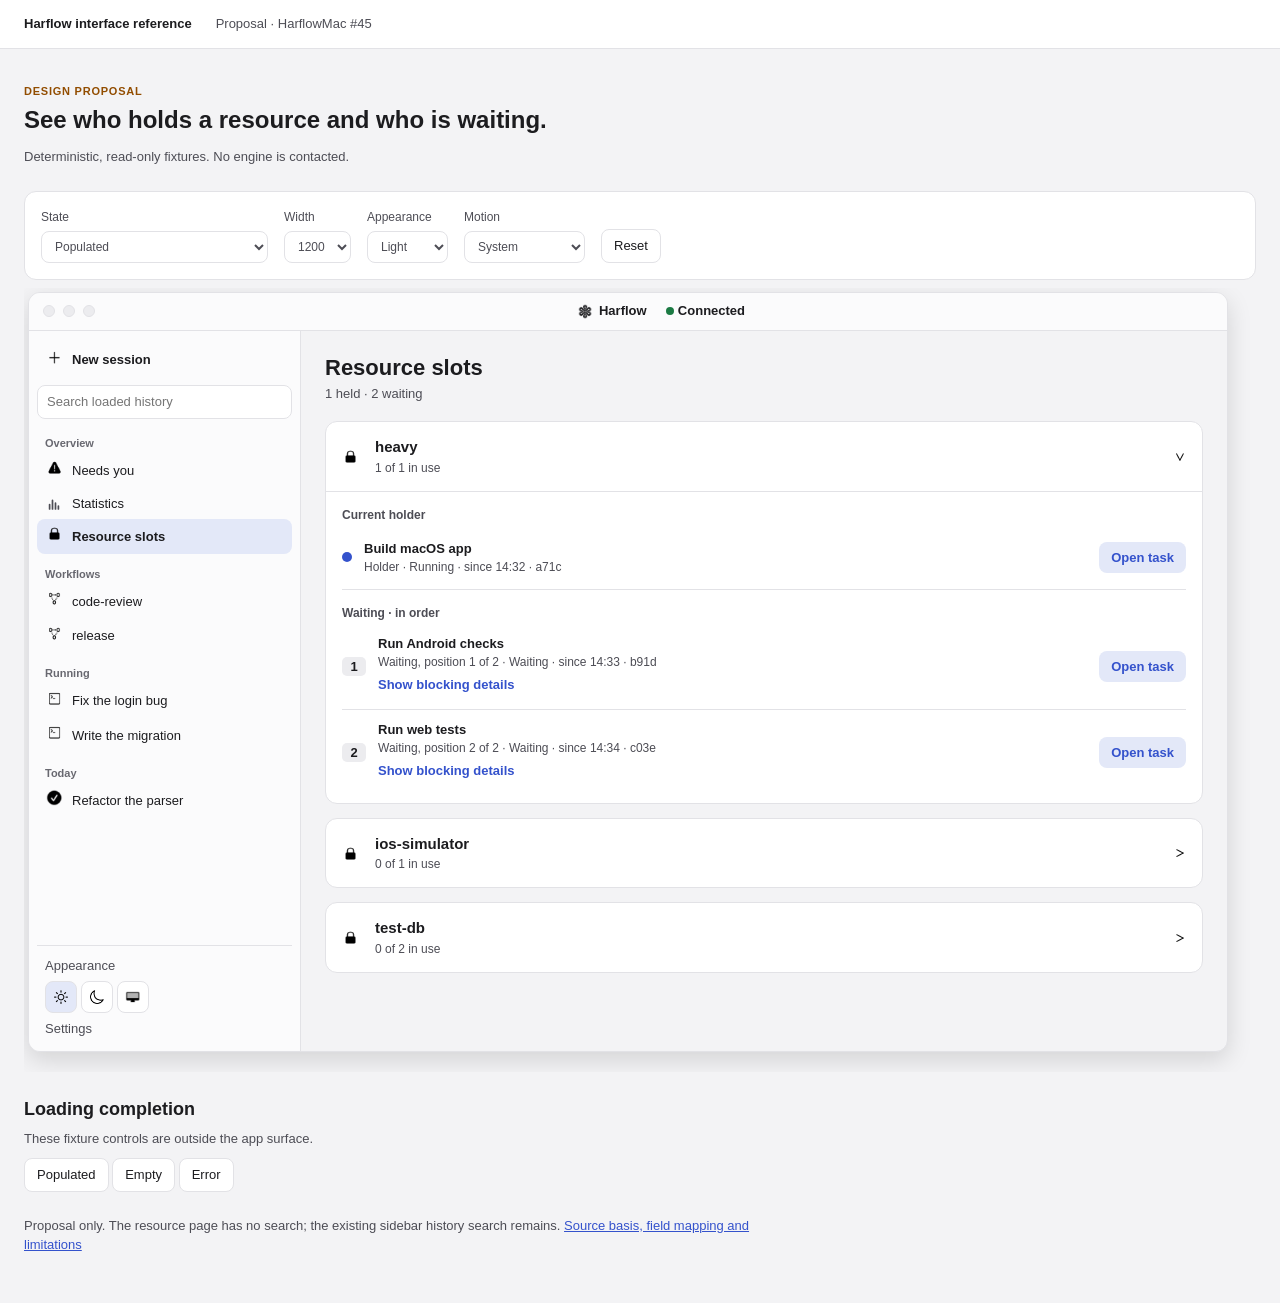
<file: features/resource-slots.html>
<!doctype html>
<html lang="en" data-theme="light">
<head>
  <meta charset="utf-8"><meta name="viewport" content="width=device-width,initial-scale=1">
  <title>Resource slots · Harflow proposal</title>
  <link rel="stylesheet" href="../styles/tokens.css"><link rel="stylesheet" href="resource-slots.css">
  <script src="resource-slots.js" defer></script>
</head>
<body>
<header class="catalog-bar"><a href="../index.html">Harflow interface reference</a><span>Proposal · HarflowMac #45</span></header>
<main>
  <div class="intro"><p class="eyebrow">Design proposal</p><h1>See who holds a resource and who is waiting.</h1><p>Deterministic, read-only fixtures. No engine is contacted.</p></div>
  <section class="controls" aria-label="Design specimen controls">
    <label>State<select id="state">
      <option value="populated">Populated</option><option value="loading">Loading</option><option value="empty">Empty</option><option value="disabled">Not enabled</option><option value="unsupported">Unsupported engine</option><option value="error">Unavailable</option><option value="refreshing">Refreshing retained snapshot</option><option value="refresh-error">Refresh error with snapshot</option><option value="cleanup-pending">Cleanup pending</option><option value="cleanup-running">Cleanup running</option><option value="cleanup-failed">Cleanup failed</option><option value="cleanup-uncertain">Cleanup uncertain</option><option value="service-unavailable">Service unavailable</option><option value="long">Long IDs and missing metadata</option><option value="workflow">Workflow and whole-task owners</option><option value="multi">Multiple holders and borrowed hold</option><option value="truncated">Truncated / overcommitted</option>
    </select></label>
    <label>Width<select id="width"><option>1000</option><option selected>1200</option><option>1440</option></select></label>
    <label>Appearance<select id="theme"><option value="light">Light</option><option value="dark">Dark</option><option value="system">System</option></select></label>
    <label>Motion<select id="motion"><option value="system">System</option><option value="reduce">Reduce Motion</option><option value="full">Full motion</option></select></label>
    <button id="reset" type="button">Reset</button>
  </section>
  <section class="specimen-scroll" aria-label="Native surface approximation"><div id="specimen"></div></section>
  <section class="simulation"><h2>Loading completion</h2><p>These fixture controls are outside the app surface.</p><div><button data-complete="populated">Populated</button> <button data-complete="empty">Empty</button> <button data-complete="error">Error</button></div><p id="announcement" role="status" aria-live="polite"></p></section>
  <section class="notes"><p>Proposal only. The resource page has no search; the existing sidebar history search remains. <a href="../docs/resource-slots-proposal.md">Source basis, field mapping and limitations</a></p></section>
</main>
</body></html>
</file>
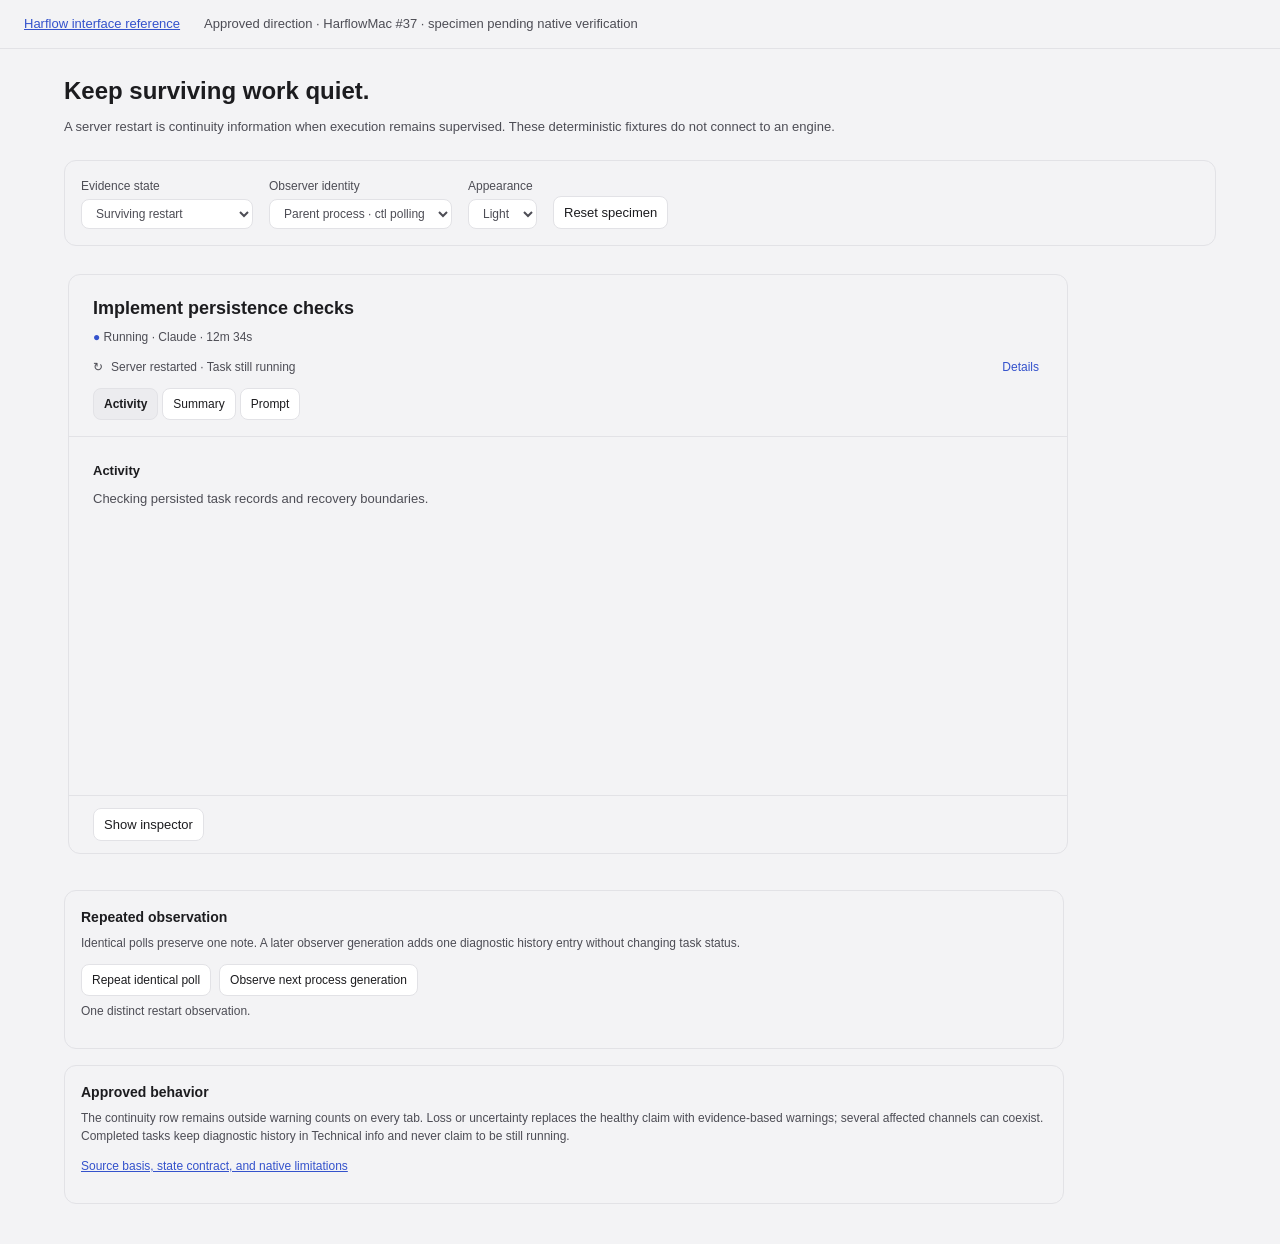
<file: features/task-continuity.html>
<!doctype html>
<html lang="en" data-theme="light">
<head>
<meta charset="utf-8"><meta name="viewport" content="width=device-width,initial-scale=1">
<title>Task continuity · Harflow approved direction</title>
<link rel="stylesheet" href="../styles/tokens.css"><link rel="stylesheet" href="task-continuity.css">
<script src="task-continuity.js" defer></script>
</head>
<body>
<header class="catalog-bar"><a href="../index.html">Harflow interface reference</a><span>Approved direction · HarflowMac #37 · specimen pending native verification</span></header>
<main>
<h1>Keep surviving work quiet.</h1><p>A server restart is continuity information when execution remains supervised. These deterministic fixtures do not connect to an engine.</p>
<section class="controls" aria-label="Design specimen controls">
<label>Evidence state<select id="state"><option value="normal">Normal running</option><option value="surviving" selected>Surviving restart</option><option value="details">Expanded details</option><option value="uncertain">Owner uncertain</option><option value="capture">Output capture lost</option><option value="input">Live input lost</option><option value="both">Capture and input lost</option><option value="completed">Completed after restart</option><option value="absent">Restart evidence absent</option><option value="unsupported">Older engine</option><option value="invalid-time">Restart with invalid time</option></select></label>
<label>Observer identity<select id="observer"><option value="parent_process">Parent process · ctl polling</option><option value="server">MCP server</option></select></label>
<label>Appearance<select id="theme"><option value="light">Light</option><option value="dark">Dark</option></select></label>
<button id="reset" type="button">Reset specimen</button>
</section>
<section class="specimen-scroll" aria-label="Task detail native approximation">
<article class="window">
<div class="task-pane">
<header class="task-header"><h2>Implement persistence checks</h2><p class="task-status"><span id="status-dot" aria-hidden="true">●</span> <span id="status">Running</span> · Claude · <span id="elapsed">12m 34s</span></p><button id="warning-count" type="button" hidden>Show warnings</button></header>
<div id="continuity" class="continuity"><span aria-hidden="true">↻</span><span>Server restarted · Task still running</span><button id="show-details" type="button" aria-controls="inspector">Details</button></div>
<div class="tabs" role="tablist" aria-label="Task detail"><button id="tab-activity" type="button" role="tab" aria-selected="true" aria-controls="pane" tabindex="0">Activity</button><button id="tab-summary" type="button" role="tab" aria-selected="false" aria-controls="pane" tabindex="-1">Summary</button><button id="tab-prompt" type="button" role="tab" aria-selected="false" aria-controls="pane" tabindex="-1">Prompt</button></div>
<section id="pane" class="pane" role="tabpanel" aria-labelledby="tab-activity"><h3 id="pane-title">Activity</h3><p id="pane-copy">Checking persisted task records and recovery boundaries.</p></section>
<div class="task-footer"><button id="toggle-inspector" type="button" aria-expanded="false" aria-controls="inspector">Show inspector</button></div>
</div>
<aside id="inspector" class="inspector" aria-label="Task inspector" hidden><button id="close-inspector" type="button">Close inspector</button><h3>Details</h3><dl><dt>Harness</dt><dd>Claude</dd><dt>Access level</dt><dd>Write in repository</dd></dl>
<section id="warnings" hidden><h3>Refusals &amp; warnings</h3><ul id="warning-list"></ul></section>
<details id="technical"><summary>Technical info</summary><section id="supervision" tabindex="-1" aria-labelledby="supervision-heading"><h3 id="supervision-heading">Supervision</h3><p id="restart-history">Server restart observed. Execution ownership did not change.</p><ul id="history-list"></ul><p id="observed-at"></p><dl id="evidence"></dl></section></details>
</aside>
</article>
</section>
<section class="simulation"><h2>Repeated observation</h2><p>Identical polls preserve one note. A later observer generation adds one diagnostic history entry without changing task status.</p><button id="poll" type="button">Repeat identical poll</button><button id="generation" type="button">Observe next process generation</button><p id="simulation-note" role="status" aria-live="polite">One distinct restart observation.</p></section>
<section class="notes"><h2>Approved behavior</h2><p>The continuity row remains outside warning counts on every tab. Loss or uncertainty replaces the healthy claim with evidence-based warnings; several affected channels can coexist. Completed tasks keep diagnostic history in Technical info and never claim to be still running.</p><p><a href="../docs/task-continuity.md">Source basis, state contract, and native limitations</a></p></section>
</main>
</body></html>
</file>
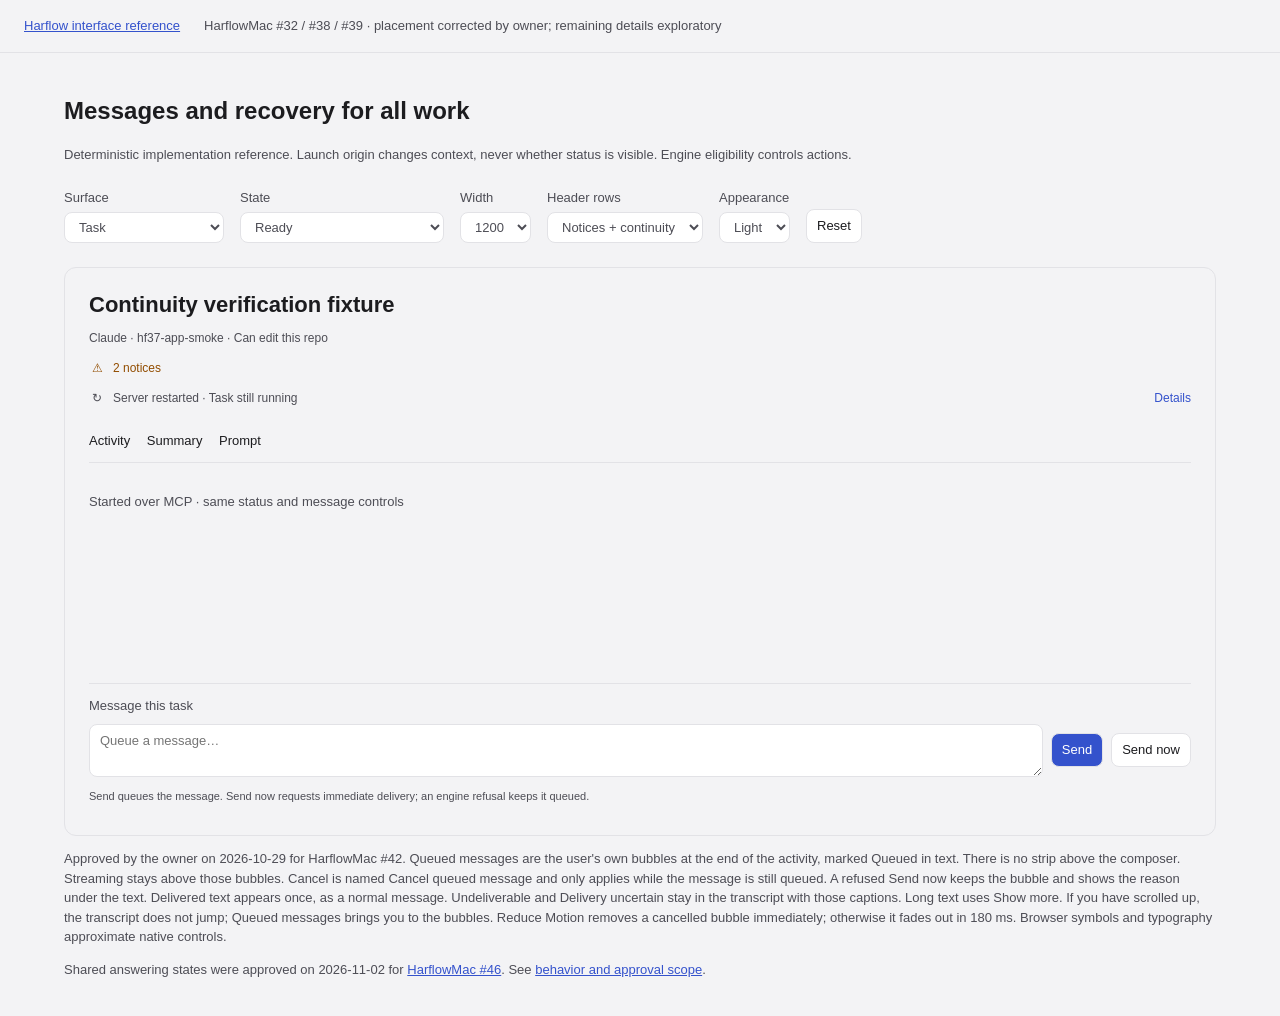
<file: features/work-interaction.html>
<!doctype html>
<html lang="en" data-theme="light"><head><meta charset="utf-8"><meta name="viewport" content="width=device-width,initial-scale=1"><title>Work interaction · implementation reference</title><link rel="stylesheet" href="../styles/tokens.css"><link rel="stylesheet" href="work-interaction.css"><script src="work-interaction.js" defer></script></head>
<body><header><a href="../index.html">Harflow interface reference</a><span>HarflowMac #32 / #38 / #39 · placement corrected by owner; remaining details exploratory</span></header><main><h1>Messages and recovery for all work</h1><p>Deterministic implementation reference. Launch origin changes context, never whether status is visible. Engine eligibility controls actions.</p><div class="controls"><label>Surface<select id="surface"><option>Task</option><option>Workflow run</option><option>Node task</option><option>Orchestrator Activity</option><option>Parallel</option></select></label><label>State<select id="state"><option value="ready">Ready</option><option value="queued">One queued</option><option value="queued-several">Several queued</option><option value="streaming">Streaming above queue</option><option value="delivering">Delivering</option><option value="delivered">Delivered</option><option value="cancelled">Cancelled</option><option value="refused">Send now refused</option><option value="undeliverable">Undeliverable</option><option value="uncertain">Delivery uncertain</option><option value="queued-long">Long queued text</option><option value="scrolled">Scrolled away</option><option value="attention">Attempt limit</option><option value="shared-answer">Shared answer · #46</option><option value="caller-answered">Caller answered first · #46</option><option value="harflow-answered">Harflow answered first · #46</option><option value="child">Child / root route</option><option value="unsupported">Older engine</option><option value="loading">Loading</option><option value="long">Long text</option></select></label><label>Width<select id="width"><option value="1000">1000</option><option value="1200" selected>1200</option><option value="1440">1440</option></select></label><label>Header rows<select id="rows"><option value="both">Notices + continuity</option><option value="notices">Notices only</option><option value="continuity">Continuity only</option><option value="none">Neither</option></select></label><label>Appearance<select id="theme"><option value="light">Light</option><option value="dark">Dark</option></select></label><button id="reset">Reset</button></div><article><h2 id="title">Continuity verification fixture</h2><p class="metadata">Claude · hf37-app-smoke · Can edit this repo</p><section class="supplemental"><button class="supplement" id="notices"><span aria-hidden="true">⚠</span><span>2 notices</span></button><div class="supplement" id="continuity-row"><span aria-hidden="true">↻</span><span id="continuity">Server restarted · Task still running</span><button id="details">Details</button></div></section><nav>Activity　 Summary　 Prompt</nav><div id="work-layout"><section id="workflow-canvas" hidden><h3>Workflow canvas</h3><p>The run canvas has no global message box. Select a node to open its right-hand Activity panel.</p><button id="select-orchestrator">Orchestrator · Activity</button><button id="select-node">Implementation · Activity</button></section><section id="activity-panel"><h3 id="activity-title" hidden>Activity</h3><div class="activity-frame"><section class="activity" id="activity"><p id="context">Started over MCP · same status and message controls</p><section id="recovery" hidden><h3>Attempt limit reached</h3><p>The run stopped after its configured attempts. The engine decides whether Harflow may resume it.</p><label>Answer<textarea id="recovery-answer" placeholder="Explain the next step…"></textarea></label><label>Additional attempts<input type="number" value="1" min="0"></label><button disabled id="resume">Resume</button><button disabled id="retry">Continue with one more retry</button><p id="shared-note" hidden>The original caller can also answer. Whichever answers first is used.</p><p id="refusal">The caller currently owns this run. Request control through the root workflow.</p><button id="root" hidden>Open root workflow</button></section><div id="history"></div><p id="stream" hidden>Reading the ledger…</p><div id="bubbles"></div><p id="reply" hidden>I'll start with the recovery notes.</p><p id="result" role="status" aria-live="polite"></p></section><button type="button" id="jump" hidden>Queued messages</button></div><form id="composer"><label id="composer-label" for="message">Message this task</label><div class="input-row"><textarea id="message" placeholder="Queue a message…"></textarea><button id="send" type="submit">Send</button><button id="now" type="button">Send now</button></div><p id="hint">Send queues the message. Send now requests immediate delivery; an engine refusal keeps it queued.</p></form></section><section id="parallel-panel" hidden></section></div></article><p>Approved by the owner on 2026-10-29 for HarflowMac #42. Queued messages are the user's own bubbles at the end of the activity, marked Queued in text. There is no strip above the composer. Streaming stays above those bubbles. Cancel is named Cancel queued message and only applies while the message is still queued. A refused Send now keeps the bubble and shows the reason under the text. Delivered text appears once, as a normal message. Undeliverable and Delivery uncertain stay in the transcript with those captions. Long text uses Show more. If you have scrolled up, the transcript does not jump; Queued messages brings you to the bubbles. Reduce Motion removes a cancelled bubble immediately; otherwise it fades out in 180 ms. Browser symbols and typography approximate native controls.</p><p>Shared answering states were approved on 2026-11-02 for <a href="https://github.com/Harflow-Dev/HarflowMac/issues/46">HarflowMac #46</a>. See <a href="../docs/shared-answering.md">behavior and approval scope</a>.</p></main></body></html>
</file>
<file: v2/styles/tokens.css>
/* Harflow Desktop — generated from tokens.json */

:root, [data-theme="light"] {
  --bg: #fafafa;
  --bg-sidebar: #f2f2f1;
  --surface: #ffffff;
  --surface-hover: #ebebea;
  --surface-active: #e3e3e2;
  --surface-sunken: #f4f4f3;
  --border: #e2e2e0;
  --border-strong: #8a8a8f;
  --text: #1d1d1f;
  --text-secondary: #56575c;
  --text-tertiary: #5f6065;
  --accent: #2b63d9;
  --accent-solid: #2b63d9;
  --accent-solid-hover: #2455bd;
  --accent-subtle: #e7eefc;
  --on-accent: #ffffff;
  --attention: #ad4210;
  --attention-subtle: #fbeee6;
  --success: #25793a;
  --success-subtle: #e5f3e8;
  --danger: #c0352c;
  --danger-subtle: #fbe9e7;
  --warning: #8a5a00;
  --warning-subtle: #fbf1dc;
  --diff-add: #e3f4e6;
  --diff-remove: #fbe7e5;
  --scrim: rgba(20, 20, 22, 0.32);
  --skeleton-sheen: rgba(255, 255, 255, 0.75);
  --brand-start: #8580ff;
  --brand-end: #5b52ea;
  --shadow-composer: 0 1px 2px rgba(0, 0, 0, 0.04), 0 4px 16px rgba(0, 0, 0, 0.06);
  --shadow-popover: 0 8px 28px rgba(0, 0, 0, 0.12), 0 0 0 1px rgba(0, 0, 0, 0.05);
  --shadow-dialog: 0 20px 60px rgba(0, 0, 0, 0.2);
}

[data-theme="dark"] {
  --bg: #2b2b2d;
  --bg-sidebar: #232325;
  --surface: #343437;
  --surface-hover: #3b3b3e;
  --surface-active: #444448;
  --surface-sunken: #262628;
  --border: #404044;
  --border-strong: #88888e;
  --text: #ececee;
  --text-secondary: #b7b7bc;
  --text-tertiary: #adadb3;
  --accent: #7aa5ff;
  --accent-solid: #3d6fdc;
  --accent-solid-hover: #3462c9;
  --accent-subtle: #2f3a52;
  --on-accent: #ffffff;
  --attention: #f08a4b;
  --attention-subtle: #47352b;
  --success: #6cc785;
  --success-subtle: #2c3f31;
  --danger: #f2827a;
  --danger-subtle: #4a3230;
  --warning: #e5b454;
  --warning-subtle: #45391f;
  --diff-add: #2a3d2e;
  --diff-remove: #43302e;
  --scrim: rgba(0, 0, 0, 0.45);
  --skeleton-sheen: rgba(255, 255, 255, 0.08);
  --brand-start: #8580ff;
  --brand-end: #5b52ea;
  --shadow-composer: 0 1px 2px rgba(0, 0, 0, 0.3), 0 4px 16px rgba(0, 0, 0, 0.25);
  --shadow-popover: 0 8px 28px rgba(0, 0, 0, 0.45), 0 0 0 1px rgba(255, 255, 255, 0.06);
  --shadow-dialog: 0 20px 60px rgba(0, 0, 0, 0.55);
  color-scheme: dark;
}

:root {
  --space-1: 4px;
  --space-2: 8px;
  --space-3: 12px;
  --space-4: 16px;
  --space-5: 24px;
  --space-6: 32px;
  --space-7: 48px;
  --radius-sm: 6px;
  --radius-md: 8px;
  --radius-lg: 12px;
  --radius-xl: 18px;
  --radius-full: 999px;
  --sidebar-width: 264px;
  --rail-width: 56px;
  --content-width: 760px;
  --pane-width: 420px;
  --titlebar-height: 44px;
  --row-height: 32px;
  --font-sans: -apple-system, BlinkMacSystemFont, "Segoe UI Variable Text", "Segoe UI", system-ui, Ubuntu, sans-serif;
  --font-mono: ui-monospace, "SF Mono", "Cascadia Mono", Menlo, Consolas, monospace;
}

.display { font-family: var(--font-sans); font-size: 26px; line-height: 32px; font-weight: 600; letter-spacing: -0.01em; }

.title { font-family: var(--font-sans); font-size: 18px; line-height: 24px; font-weight: 600; }

.heading { font-family: var(--font-sans); font-size: 15px; line-height: 22px; font-weight: 600; }

.body { font-family: var(--font-sans); font-size: 14px; line-height: 22px; font-weight: 400; }

.label { font-family: var(--font-sans); font-size: 13px; line-height: 18px; font-weight: 500; }

.caption { font-family: var(--font-sans); font-size: 12px; line-height: 16px; font-weight: 400; }

.stat { font-family: var(--font-sans); font-size: 28px; line-height: 32px; font-weight: 600; }

.code { font-family: var(--font-mono); font-size: 12.5px; line-height: 19px; font-weight: 400; }
</file>
<file: v2/styles/bundle.css>
/* Harflow Desktop components. Every colour, space and radius comes from tokens.css. Prefix: hd- */

/* ---- Base ---- */
.hd-root{font-family:var(--font-sans);font-size:14px;line-height:22px;color:var(--text);background:var(--bg);-webkit-font-smoothing:antialiased;box-sizing:border-box}
.hd-root *,.hd-root *::before,.hd-root *::after{box-sizing:border-box}
.hd-stage{padding:var(--space-5);background:var(--bg);color:var(--text);font-family:var(--font-sans);font-size:14px;line-height:22px;display:flex;flex-direction:column;gap:var(--space-4)}
.hd-stage *{box-sizing:border-box}
.hd-row{display:flex;align-items:center;gap:var(--space-2);flex-wrap:wrap}
.hd-col{display:flex;flex-direction:column;gap:var(--space-2)}
.hd-muted{color:var(--text-secondary)}
.hd-faint{color:var(--text-tertiary)}
.hd-mono{font-family:var(--font-mono);font-size:12.5px;line-height:19px}
.hd-num{font-variant-numeric:tabular-nums}
.hd-sr{position:absolute;width:1px;height:1px;overflow:hidden;clip:rect(0 0 0 0);white-space:nowrap}
:where(.hd-root,.hd-stage,.hd-app) button{font:inherit;color:inherit}
:where(.hd-root,.hd-stage) :focus-visible{outline:2px solid var(--accent);outline-offset:2px}

/* ---- Button ---- */
.hd-btn{display:inline-flex;align-items:center;justify-content:center;gap:6px;height:32px;padding:0 12px;border-radius:var(--radius-md);border:1px solid transparent;background:transparent;color:var(--text);font-size:13px;line-height:18px;font-weight:500;cursor:pointer;white-space:nowrap;text-decoration:none}
.hd-btn--primary{background:var(--accent-solid);color:var(--on-accent)}
.hd-btn--primary:hover{background:var(--accent-solid-hover)}
.hd-btn--secondary{background:var(--surface);border-color:var(--border);color:var(--text)}
.hd-btn--secondary:hover{background:var(--surface-hover)}
.hd-btn--ghost{color:var(--text-secondary)}
.hd-btn--ghost:hover{background:var(--surface-hover);color:var(--text)}
.hd-btn--danger{background:var(--surface);border-color:var(--border);color:var(--danger)}
.hd-btn--danger:hover{background:var(--danger-subtle)}
.hd-btn--sm{height:26px;padding:0 8px;font-size:12px;border-radius:var(--radius-sm)}
.hd-btn--icon{width:32px;padding:0;color:var(--text-secondary)}
.hd-btn--icon.hd-btn--sm{width:26px}
.hd-btn--icon:hover{background:var(--surface-hover);color:var(--text)}
.hd-btn[disabled],.hd-btn.is-disabled{opacity:.45;cursor:default;pointer-events:none}

/* ---- App shell ---- */
.hd-app{display:flex;height:100%;min-height:0;background:var(--bg);color:var(--text);font-family:var(--font-sans);font-size:14px;line-height:22px;overflow:hidden}
.hd-app *{box-sizing:border-box}
.hd-main{flex:1 1 auto;min-width:0;display:flex;flex-direction:column;background:var(--bg)}
.hd-topbar{height:var(--titlebar-height);flex:none;display:flex;align-items:center;gap:var(--space-2);padding:0 var(--space-3) 0 var(--space-4)}
.hd-topbar__title{font-size:14px;line-height:20px;font-weight:600;min-width:0;overflow:hidden;text-overflow:ellipsis;white-space:nowrap}
.hd-topbar__meta{font-size:12px;line-height:16px;color:var(--text-tertiary);white-space:nowrap}
.hd-topbar__spacer{flex:1}
.hd-scroll{flex:1 1 auto;min-height:0;overflow:auto}
.hd-page{max-width:880px;margin:0 auto;padding:var(--space-5) var(--space-6) var(--space-7)}
.hd-page__head{display:flex;align-items:center;gap:var(--space-3);margin-bottom:var(--space-5)}
.hd-page__title{font-size:18px;line-height:24px;font-weight:600;margin:0;flex:1}
.hd-split{display:flex;flex:1 1 auto;min-height:0}
.hd-pane{width:var(--pane-width);flex:none;border-left:1px solid var(--border);background:var(--bg);display:flex;flex-direction:column;min-height:0}
.hd-pane__head{height:var(--titlebar-height);display:flex;align-items:center;gap:var(--space-2);padding:0 var(--space-3);border-bottom:1px solid var(--border)}

/* ---- Sidebar ---- */
.hd-sidebar{width:var(--sidebar-width);flex:none;display:flex;flex-direction:column;background:var(--bg-sidebar);padding:0 var(--space-2) var(--space-2);min-height:0}
.hd-sidebar__top{height:var(--titlebar-height);display:flex;align-items:center;justify-content:space-between;padding:0 var(--space-1) 0 var(--space-2)}
.hd-brand{display:flex;align-items:center;gap:8px;font-size:14px;font-weight:600;letter-spacing:-.005em}
.hd-nav{display:flex;flex-direction:column;gap:1px;padding:var(--space-1) 0}
.hd-nav-item{position:relative;display:flex;align-items:center;gap:10px;height:var(--row-height);padding:0 var(--space-2);border-radius:var(--radius-sm);color:var(--text);font-size:13px;line-height:18px;font-weight:500;text-decoration:none;border:0;background:transparent;width:100%;text-align:left;cursor:pointer}
.hd-nav-item .hd-i{color:var(--text-secondary)}
.hd-nav-item:hover{background:var(--surface-hover)}
.hd-nav-item.is-active{background:var(--surface-active)}
.hd-nav-item.is-active .hd-i{color:var(--text)}
.hd-nav-item__label{flex:1;min-width:0;overflow:hidden;text-overflow:ellipsis;white-space:nowrap}
.hd-nav-item__count{font-size:12px;line-height:16px;color:var(--text-tertiary);font-variant-numeric:tabular-nums}
.hd-dot{width:8px;height:8px;border-radius:var(--radius-full);background:var(--attention);flex:none;box-shadow:0 0 0 2px var(--bg-sidebar)}
.hd-nav-item .hd-dot{position:absolute;left:21px;top:7px}
.hd-section{display:flex;flex-direction:column;min-height:0}
.hd-section__head{display:flex;align-items:center;gap:6px;height:28px;padding:var(--space-3) var(--space-2) 0;font-size:12px;line-height:16px;font-weight:500;color:var(--text-tertiary);box-sizing:content-box}
.hd-section__head .hd-section__count{font-variant-numeric:tabular-nums}
.hd-section__list{display:flex;flex-direction:column;gap:1px}
.hd-section--fill{flex:1 1 auto}
.hd-section--fill .hd-section__list{overflow:auto;min-height:0}
.hd-sidebar__foot{display:flex;align-items:center;gap:var(--space-2);padding:var(--space-2) var(--space-1) 0;border-top:1px solid var(--border);margin-top:var(--space-2)}
.hd-sidebar__more{display:flex;align-items:center;justify-content:center;gap:6px;height:28px;font-size:12px;color:var(--text-tertiary)}

/* Task row (sidebar) */
.hd-task-row{display:flex;align-items:center;gap:10px;height:var(--row-height);padding:0 var(--space-2);border-radius:var(--radius-sm);color:var(--text);font-size:13px;line-height:18px;text-decoration:none;cursor:pointer;border:0;background:transparent;width:100%;text-align:left}
.hd-task-row:hover{background:var(--surface-hover)}
.hd-task-row.is-active{background:var(--surface-active)}
.hd-task-row__title{flex:1;min-width:0;overflow:hidden;text-overflow:ellipsis;white-space:nowrap}
.hd-task-row__meta{font-size:12px;line-height:16px;color:var(--text-tertiary);font-variant-numeric:tabular-nums;white-space:nowrap}
.hd-task-row .hd-i{color:var(--text-tertiary)}
.hd-task-row--done .hd-task-row__title{color:var(--text-secondary)}

/* Status glyphs: shape + colour, never colour alone */
.hd-glyph{width:16px;height:16px;flex:none;display:inline-flex;align-items:center;justify-content:center}
.hd-glyph--running{border-radius:50%;border:2px solid var(--accent-subtle);border-top-color:var(--accent);width:14px;height:14px;margin:1px}
.hd-glyph--running.is-animated{animation:hd-spin 1s linear infinite}
@keyframes hd-spin{to{transform:rotate(360deg)}}
@media (prefers-reduced-motion:reduce){.hd-glyph--running.is-animated{animation:none}}
.hd-glyph--done{color:var(--success)}
.hd-glyph--failed{color:var(--danger)}
.hd-glyph--attention{color:var(--attention)}
.hd-glyph--cancelled{color:var(--text-tertiary)}
.hd-glyph .hd-i,.hd-task-row .hd-glyph .hd-i,.hd-nav-item .hd-glyph .hd-i{color:inherit}
.hd-glyph--queued{border-radius:50%;border:1.5px dashed var(--text-tertiary);width:13px;height:13px;margin:1.5px}

/* Rail (collapsed sidebar) */
.hd-rail{width:var(--rail-width);flex:none;display:flex;flex-direction:column;align-items:center;gap:2px;background:var(--bg-sidebar);padding:0 0 var(--space-2)}
.hd-rail__top{height:var(--titlebar-height);display:flex;align-items:center;justify-content:center}
.hd-rail-item{position:relative;width:36px;height:36px;border-radius:var(--radius-md);display:flex;align-items:center;justify-content:center;color:var(--text-secondary);border:0;background:transparent;cursor:pointer}
.hd-rail-item:hover{background:var(--surface-hover);color:var(--text)}
.hd-rail-item.is-active{background:var(--surface-active);color:var(--text)}
.hd-rail-item .hd-i{width:18px;height:18px}
.hd-rail-item .hd-dot{position:absolute;right:7px;top:7px}
.hd-rail-item__badge{position:absolute;right:2px;bottom:2px;min-width:16px;height:16px;padding:0 4px;border-radius:var(--radius-full);background:var(--accent-subtle);color:var(--accent);font-size:10px;line-height:16px;font-weight:600;text-align:center;font-variant-numeric:tabular-nums}
.hd-rail__spacer{flex:1}

/* ---- Badge ---- */
.hd-badge{display:inline-flex;align-items:center;gap:5px;height:22px;padding:0 8px;border-radius:var(--radius-full);font-size:12px;line-height:16px;font-weight:500;white-space:nowrap;background:var(--surface-hover);color:var(--text-secondary)}
.hd-badge .hd-i{width:12px;height:12px}
.hd-badge--running{background:var(--accent-subtle);color:var(--accent)}
.hd-badge--done{background:var(--success-subtle);color:var(--success)}
.hd-badge--failed{background:var(--danger-subtle);color:var(--danger)}
.hd-badge--attention{background:var(--attention-subtle);color:var(--attention)}
.hd-badge--warning{background:var(--warning-subtle);color:var(--warning)}
.hd-badge--plain{background:transparent;padding:0;height:auto}
.hd-badge__spin{width:10px;height:10px;border-radius:50%;border:1.5px solid currentColor;border-right-color:transparent}

/* ---- Pill and menu ---- */
.hd-pill{display:inline-flex;align-items:center;gap:6px;height:28px;padding:0 10px;border-radius:var(--radius-full);border:1px solid var(--border);background:transparent;color:var(--text-secondary);font-size:12px;line-height:16px;font-weight:500;cursor:pointer;white-space:nowrap;max-width:240px}
.hd-pill:hover{background:var(--surface-hover);color:var(--text)}
.hd-pill.is-open{background:var(--surface-active);color:var(--text)}
.hd-pill--accent{background:var(--accent-subtle);border-color:transparent;color:var(--accent)}
.hd-pill__label{overflow:hidden;text-overflow:ellipsis}
.hd-pill .hd-i{width:14px;height:14px}
.hd-pill .hd-i-chevron-down{width:12px;height:12px;opacity:.8}
.hd-pill .hd-pill__x{margin-right:-4px}
.hd-menu{min-width:240px;max-width:320px;background:var(--surface);border-radius:var(--radius-lg);box-shadow:var(--shadow-popover);padding:var(--space-1);display:flex;flex-direction:column;gap:1px}
.hd-menu__label{padding:6px 10px 4px;font-size:12px;line-height:16px;color:var(--text-tertiary);font-weight:500}
.hd-menu__item{display:flex;align-items:center;gap:10px;min-height:32px;padding:5px 10px;border-radius:var(--radius-md);font-size:13px;line-height:18px;color:var(--text);border:0;background:transparent;width:100%;text-align:left;cursor:pointer}
.hd-menu__item:hover,.hd-menu__item.is-hover{background:var(--surface-hover)}
.hd-menu__item .hd-i{color:var(--text-secondary)}
.hd-menu__item-body{flex:1;min-width:0;display:flex;flex-direction:column}
.hd-menu__item-hint{font-size:12px;line-height:16px;color:var(--text-tertiary)}
.hd-menu__check{color:var(--accent)}
.hd-menu__item--danger{color:var(--danger)}
.hd-menu__item--danger .hd-i{color:var(--danger)}
.hd-menu__sep{height:1px;background:var(--border);margin:var(--space-1) 6px}

/* ---- Composer ---- */
.hd-composer{background:var(--surface);border-radius:var(--radius-xl);box-shadow:var(--shadow-composer);border:1px solid var(--border);padding:var(--space-3) var(--space-3) var(--space-2) var(--space-4);display:flex;flex-direction:column;gap:var(--space-2);width:100%}
.hd-composer__input{border:0;outline:none;background:transparent;resize:none;font:inherit;font-size:14px;line-height:22px;color:var(--text);min-height:44px;width:100%;padding:2px 0}
.hd-composer__input::placeholder{color:var(--text-tertiary)}
.hd-composer__bar{display:flex;align-items:center;gap:6px;flex-wrap:wrap}
.hd-composer__spacer{flex:1}
.hd-composer__send{width:32px;height:32px;border-radius:var(--radius-full);border:0;background:var(--accent-solid);color:var(--on-accent);display:inline-flex;align-items:center;justify-content:center;cursor:pointer;flex:none}
.hd-composer__send:hover{background:var(--accent-solid-hover)}
.hd-composer__send[disabled]{background:var(--surface-active);color:var(--text-tertiary)}
.hd-composer__fields{display:grid;grid-template-columns:repeat(2,minmax(0,1fr));gap:var(--space-2) var(--space-3);padding-bottom:var(--space-1)}
.hd-composer__context{display:flex;align-items:center;gap:6px;flex-wrap:wrap}

/* ---- Field ---- */
.hd-field{display:flex;flex-direction:column;gap:4px;min-width:0}
.hd-field__label{font-size:12px;line-height:16px;font-weight:500;color:var(--text-secondary)}
.hd-field__hint{font-size:12px;line-height:16px;color:var(--text-tertiary)}
.hd-field__error{font-size:12px;line-height:16px;color:var(--danger);display:flex;gap:4px;align-items:center}
.hd-input{height:32px;padding:0 10px;border-radius:var(--radius-md);border:1px solid var(--border-strong);background:var(--surface);color:var(--text);font:inherit;font-size:13px;line-height:18px;width:100%}
.hd-input::placeholder{color:var(--text-tertiary)}
.hd-input:focus{outline:2px solid var(--accent);outline-offset:-1px;border-color:transparent}
.hd-input.is-invalid{border-color:var(--danger)}
textarea.hd-input{height:auto;min-height:72px;padding:8px 10px;resize:vertical}
.hd-select{display:flex;align-items:center;justify-content:space-between;gap:8px;cursor:pointer;text-align:left}
.hd-search{position:relative;display:flex;align-items:center}
.hd-search .hd-i{position:absolute;left:10px;color:var(--text-tertiary)}
.hd-search .hd-input{padding-left:32px;border-color:var(--border);background:var(--surface)}

/* ---- Segmented ---- */
.hd-seg{display:inline-flex;padding:2px;border-radius:var(--radius-md);background:var(--surface-hover);gap:2px}
.hd-seg__item{height:26px;padding:0 10px;border-radius:var(--radius-sm);border:0;background:transparent;font-size:12px;line-height:16px;font-weight:500;color:var(--text-secondary);cursor:pointer}
.hd-seg__item.is-active,.hd-seg__item[aria-pressed="true"]{background:var(--surface);color:var(--text);box-shadow:0 1px 2px rgba(0,0,0,.08)}
.hd-tabs{display:flex;gap:2px}
.hd-tab{height:30px;padding:0 10px;border-radius:var(--radius-sm);border:0;background:transparent;font-size:13px;font-weight:500;color:var(--text-secondary);cursor:pointer;display:inline-flex;align-items:center;gap:6px}
.hd-tab:hover{background:var(--surface-hover);color:var(--text)}
.hd-tab.is-active{background:var(--surface-active);color:var(--text)}
.hd-tab__count{font-size:12px;color:var(--text-tertiary);font-variant-numeric:tabular-nums}

/* ---- Transcript ---- */
.hd-transcript{max-width:var(--content-width);margin:0 auto;width:100%;padding:var(--space-5) var(--space-6) var(--space-4);display:flex;flex-direction:column;gap:var(--space-4)}
.hd-msg-user{align-self:flex-end;max-width:80%;background:var(--surface-active);border-radius:var(--radius-lg);padding:10px 14px;font-size:14px;line-height:22px;white-space:pre-wrap}
.hd-msg-agent{font-size:14px;line-height:22px;color:var(--text)}
.hd-msg-agent p{margin:0 0 10px}
.hd-msg-agent p:last-child{margin-bottom:0}
.hd-msg-agent code{font-family:var(--font-mono);font-size:12.5px;background:var(--surface-sunken);padding:1px 5px;border-radius:4px}
.hd-msg-agent ul{margin:0 0 10px;padding-left:20px}
.hd-turn-sep{display:flex;align-items:center;gap:var(--space-2);font-size:12px;line-height:16px;color:var(--text-tertiary)}
.hd-turn-sep::before,.hd-turn-sep::after{content:"";flex:1;height:1px;background:var(--border)}
.hd-working{display:flex;align-items:center;gap:8px;font-size:13px;color:var(--text-secondary)}

/* Tool call row */
.hd-tool{display:flex;flex-direction:column;border-radius:var(--radius-md)}
.hd-tool__head{display:flex;align-items:center;gap:8px;min-height:28px;padding:3px 6px;margin:0 -6px;border-radius:var(--radius-sm);border:0;background:transparent;width:calc(100% + 12px);text-align:left;cursor:pointer;font-size:13px;line-height:18px;color:var(--text-secondary)}
.hd-tool__head:hover{background:var(--surface-hover);color:var(--text)}
.hd-tool__head .hd-i{color:var(--text-tertiary)}
.hd-tool__summary{flex:1;min-width:0;overflow:hidden;text-overflow:ellipsis;white-space:nowrap}
.hd-tool__summary code{font-family:var(--font-mono);font-size:12px;color:var(--text)}
.hd-tool__meta{font-size:12px;color:var(--text-tertiary);font-variant-numeric:tabular-nums}
.hd-tool__body{margin:4px 0 2px 22px;background:var(--surface-sunken);border-radius:var(--radius-md);padding:10px 12px;font-family:var(--font-mono);font-size:12px;line-height:18px;color:var(--text-secondary);white-space:pre-wrap;overflow:auto;max-height:220px}
.hd-tool__body b{color:var(--text);font-weight:500}

/* Approval card */
.hd-approval{border:1px solid var(--border);border-radius:var(--radius-lg);background:var(--surface);overflow:hidden}
.hd-approval__head{display:flex;align-items:center;gap:8px;padding:10px 14px;background:var(--attention-subtle);color:var(--attention);font-size:13px;line-height:18px;font-weight:600}
.hd-approval__head .hd-approval__src{margin-left:auto;font-weight:400;font-size:12px;color:var(--text-secondary)}
.hd-approval__body{padding:12px 14px;display:flex;flex-direction:column;gap:8px}
.hd-approval__cmd{font-family:var(--font-mono);font-size:12.5px;line-height:19px;background:var(--surface-sunken);border-radius:var(--radius-md);padding:8px 10px;color:var(--text);white-space:pre-wrap;word-break:break-all}
.hd-approval__meta{font-size:12px;line-height:16px;color:var(--text-tertiary)}
.hd-approval__actions{display:flex;gap:8px;align-items:center;padding:0 14px 12px}
.hd-approval--settled .hd-approval__head{background:var(--surface-hover);color:var(--text-secondary)}

/* ---- List rows (Needs you, Workflows) ---- */
.hd-list{display:flex;flex-direction:column;border-top:1px solid var(--border)}
.hd-list-row{display:flex;align-items:center;gap:var(--space-3);padding:14px var(--space-2);border-bottom:1px solid var(--border);min-width:0}
.hd-list-row:hover{background:var(--surface-hover)}
.hd-list-row__icon{width:32px;height:32px;border-radius:var(--radius-md);background:var(--surface-hover);display:flex;align-items:center;justify-content:center;color:var(--text-secondary);flex:none}
.hd-list-row__body{flex:1;min-width:0;display:flex;flex-direction:column;gap:2px}
.hd-list-row__title{font-size:14px;line-height:20px;font-weight:500;overflow:hidden;text-overflow:ellipsis;white-space:nowrap}
.hd-list-row__desc{font-size:12px;line-height:16px;color:var(--text-secondary);overflow:hidden;text-overflow:ellipsis;white-space:nowrap}
.hd-list-row__meta{display:flex;align-items:center;gap:6px;font-size:12px;line-height:16px;color:var(--text-tertiary);white-space:nowrap}
.hd-list-row__actions{display:flex;align-items:center;gap:6px;flex:none}

/* ---- Cards, meters, stats ---- */
.hd-card{background:var(--surface);border:1px solid var(--border);border-radius:var(--radius-lg);padding:var(--space-4)}
.hd-card__title{font-size:13px;line-height:18px;font-weight:600;margin:0 0 var(--space-3)}
.hd-meter{display:flex;flex-direction:column;gap:6px}
.hd-meter__head{display:flex;align-items:baseline;gap:8px;font-size:13px;line-height:18px}
.hd-meter__name{font-weight:500;flex:1}
.hd-meter__value{font-size:12px;color:var(--text-secondary);font-variant-numeric:tabular-nums}
.hd-meter__track{height:6px;border-radius:var(--radius-full);background:var(--surface-active);display:flex;gap:2px;overflow:hidden}
.hd-meter__fill{height:100%;background:var(--accent);border-radius:var(--radius-full)}
.hd-meter--full .hd-meter__fill{background:var(--warning)}
.hd-meter__cells{display:flex;gap:3px}
.hd-meter__cell{flex:1;height:8px;border-radius:2px;background:var(--surface-active)}
.hd-meter__cell.is-used{background:var(--accent)}
.hd-meter__cell.is-waiting{background:transparent;border:1.5px dashed var(--warning)}
.hd-stat{display:flex;flex-direction:column;gap:4px;padding:var(--space-4);background:var(--surface);border:1px solid var(--border);border-radius:var(--radius-lg);min-width:0}
.hd-stat__label{font-size:12px;line-height:16px;color:var(--text-secondary)}
.hd-stat__value{font-size:28px;line-height:32px;font-weight:600;font-variant-numeric:tabular-nums;letter-spacing:-.01em}
.hd-stat__delta{font-size:12px;line-height:16px;color:var(--text-tertiary)}
.hd-grid{display:grid;gap:var(--space-3)}
.hd-grid--4{grid-template-columns:repeat(4,minmax(0,1fr))}
.hd-grid--3{grid-template-columns:repeat(3,minmax(0,1fr))}
.hd-grid--2{grid-template-columns:repeat(2,minmax(0,1fr))}

/* ---- Empty, skeleton, banner ---- */
.hd-empty{display:flex;flex-direction:column;align-items:center;text-align:center;gap:8px;padding:var(--space-7) var(--space-5);color:var(--text-secondary)}
.hd-empty__icon{width:44px;height:44px;border-radius:var(--radius-lg);background:var(--surface-hover);display:flex;align-items:center;justify-content:center;color:var(--text-secondary);margin-bottom:4px}
.hd-empty__icon .hd-i{width:22px;height:22px}
.hd-empty__title{font-size:15px;line-height:22px;font-weight:600;color:var(--text)}
.hd-empty__text{font-size:13px;line-height:20px;max-width:360px}
.hd-skel{background:var(--surface-active);border-radius:var(--radius-sm);height:12px}
.hd-skel--line{height:10px;border-radius:5px}
.hd-skel--row{height:var(--row-height)}
.hd-banner{display:flex;align-items:flex-start;gap:10px;padding:10px 14px;border-radius:var(--radius-md);font-size:13px;line-height:20px;background:var(--danger-subtle);color:var(--text)}
.hd-banner > .hd-i{color:var(--danger);margin-top:2px}
.hd-banner--warning{background:var(--warning-subtle)}
.hd-banner--warning > .hd-i{color:var(--warning)}
.hd-banner__body{flex:1;min-width:0}
.hd-banner__title{font-weight:600}

/* ---- Dialog ---- */
.hd-scrim{position:absolute;inset:0;background:var(--scrim);display:flex;align-items:center;justify-content:center;padding:var(--space-5)}
.hd-dialog{width:440px;max-width:100%;background:var(--surface);border-radius:var(--radius-lg);box-shadow:var(--shadow-dialog);padding:var(--space-5);display:flex;flex-direction:column;gap:var(--space-3)}
.hd-dialog__title{font-size:15px;line-height:22px;font-weight:600;margin:0}
.hd-dialog__text{font-size:13px;line-height:20px;color:var(--text-secondary);margin:0}
.hd-dialog__actions{display:flex;justify-content:flex-end;gap:8px;margin-top:var(--space-2)}

/* ---- Diff / changes ---- */
.hd-file{display:flex;align-items:center;gap:8px;height:32px;padding:0 var(--space-3);font-size:13px;border-radius:var(--radius-sm)}
.hd-file:hover{background:var(--surface-hover)}
.hd-file__path{flex:1;min-width:0;overflow:hidden;text-overflow:ellipsis;white-space:nowrap;font-family:var(--font-mono);font-size:12px}
.hd-file__add{color:var(--success);font-size:12px;font-variant-numeric:tabular-nums}
.hd-file__del{color:var(--danger);font-size:12px;font-variant-numeric:tabular-nums}
.hd-diff{font-family:var(--font-mono);font-size:12px;line-height:19px;border:1px solid var(--border);border-radius:var(--radius-md);overflow:hidden;background:var(--surface)}
.hd-diff__line{display:flex;padding:0 10px;white-space:pre}
.hd-diff__line--add{background:var(--diff-add)}
.hd-diff__line--del{background:var(--diff-remove)}
.hd-diff__line--hunk{color:var(--text-tertiary);background:var(--surface-sunken)}
.hd-diff__sign{width:14px;flex:none;color:var(--text-tertiary)}

/* ---- Workflow canvas ---- */
.hd-canvas{position:relative;flex:1 1 auto;min-height:0;overflow:hidden;background-color:var(--bg);background-image:radial-gradient(var(--border) 1px,transparent 1px);background-size:20px 20px}
.hd-node{position:absolute;width:220px;background:var(--surface);border:1px solid var(--border);border-radius:var(--radius-lg);padding:10px 12px;display:flex;flex-direction:column;gap:6px;box-shadow:0 1px 2px rgba(0,0,0,.05)}
.hd-node.is-selected{outline:2px solid var(--accent);outline-offset:1px}
.hd-node__head{display:flex;align-items:center;gap:8px;font-size:13px;line-height:18px;font-weight:600}
.hd-node__kind{font-size:11px;line-height:14px;font-weight:500;color:var(--text-tertiary)}
.hd-node__meta{display:flex;align-items:center;gap:6px;font-size:12px;line-height:16px;color:var(--text-secondary)}
.hd-node--running{border-color:var(--accent)}
.hd-node--done .hd-node__head .hd-glyph{color:var(--success)}
.hd-node--waiting{border-color:var(--attention)}
.hd-edge{position:absolute;pointer-events:none;overflow:visible}
.hd-edge path{fill:none;stroke:var(--text-tertiary);stroke-width:1.5;stroke-linecap:round;stroke-linejoin:round}
.hd-edge--active path{stroke:var(--accent);stroke-dasharray:5 4}
.hd-toolbar-float{position:absolute;display:flex;gap:2px;padding:4px;background:var(--surface);border:1px solid var(--border);border-radius:var(--radius-lg);box-shadow:var(--shadow-popover)}

/* ---- Kbd, tooltip ---- */
.hd-kbd{display:inline-flex;align-items:center;height:18px;padding:0 5px;border-radius:4px;border:1px solid var(--border);font-size:11px;line-height:14px;color:var(--text-tertiary);font-family:var(--font-sans)}
.hd-tooltip{display:inline-flex;align-items:center;gap:6px;padding:4px 8px;border-radius:var(--radius-sm);background:var(--text);color:var(--bg);font-size:12px;line-height:16px}

/* ---- Additions ---- */
.hd-menu__item[disabled],.hd-menu__item.is-disabled{opacity:.45;cursor:default;pointer-events:none}
.hd-pill__x{display:inline-flex;align-items:center;justify-content:center;width:18px;height:18px;border-radius:var(--radius-full);border:0;background:transparent;color:inherit;cursor:pointer;padding:0}
.hd-pill__x:hover{background:var(--surface-active)}
.hd-meter--full .hd-meter__cell.is-used{background:var(--warning)}
.hd-popover-anchor{position:relative;display:inline-flex}
.hd-popover-anchor > .hd-menu{position:absolute;top:calc(100% + 6px);left:0;z-index:5}

/* ---- Brand mark: the app icon (violet squircle, white blossom). Brand colours only here. ---- */
.hd-brand__mark{width:20px;height:20px;border-radius:5px;background:linear-gradient(180deg,var(--brand-start),var(--brand-end));position:relative;flex:none}
.hd-brand__mark::after{content:"";position:absolute;inset:2px;background:var(--on-accent);-webkit-mask:var(--hd-mark) center/contain no-repeat;mask:var(--hd-mark) center/contain no-repeat}
.hd-brand__mark--lg{width:64px;height:64px;border-radius:15px}.hd-brand__mark--lg::after{inset:6px}
:root{--hd-mark:url("data:image/svg+xml,%3Csvg xmlns=%22http://www.w3.org/2000/svg%22 viewBox=%22220 112 578 636%22%3E %3Cpath fill=%22black%22 fill-rule=%22evenodd%22 d=%22M504.3 737.1 C488.0 734.4 464.4 726.4 452.9 719.7 C451.2 718.8 449.8 718.0 449.8 718.0 C449.7 718.0 449.0 717.6 448.2 717.0 C447.4 716.5 446.6 716.0 446.5 716.0 C445.3 716.0 435.1 708.0 430.4 703.4 C416.4 689.6 409.3 668.9 412.0 650.1 C412.2 648.8 412.5 646.5 412.7 644.8 C412.9 643.1 413.3 640.6 413.7 639.3 C414.1 637.9 414.6 635.9 414.8 634.7 C415.1 633.5 415.5 632.4 415.6 632.2 C415.8 632.0 416.1 631.0 416.3 630.0 C416.6 629.0 417.1 627.1 417.5 625.8 C418.5 622.7 419.7 618.9 421.0 614.7 C421.6 612.7 422.7 609.5 423.5 607.5 C424.3 605.5 425.1 603.2 425.3 602.3 C425.5 601.5 426.4 599.1 427.2 597.0 C428.0 594.9 429.3 591.6 430.1 589.7 C439.5 565.7 450.6 542.0 461.8 522.5 C467.1 513.1 467.2 512.6 463.2 510.0 C460.2 508.0 457.9 508.2 456.3 510.6 C455.9 511.3 455.2 512.4 454.7 513.2 C454.2 513.9 452.4 517.0 450.7 520.0 C448.9 523.0 447.1 526.2 446.5 527.0 C445.9 527.8 445.0 529.3 444.5 530.2 C444.0 531.1 442.6 533.3 441.5 535.0 C440.4 536.7 438.6 539.4 437.7 540.8 C436.8 542.3 435.1 544.7 434.0 546.2 C433.0 547.6 431.9 549.2 431.7 549.6 C431.4 550.0 430.4 551.5 429.4 552.8 C428.4 554.1 427.4 555.6 427.1 556.1 C426.9 556.6 423.4 561.2 419.4 566.4 C406.2 583.5 403.6 586.7 392.8 598.6 C390.1 601.7 387.3 604.8 386.6 605.7 C385.3 607.2 377.0 615.7 374.1 618.3 C370.7 621.5 364.4 626.1 361.8 627.4 C360.2 628.2 356.2 630.4 355.8 630.7 C355.3 631.1 348.3 633.9 346.2 634.5 C342.7 635.5 335.5 636.7 331.5 636.9 C326.4 637.1 314.0 636.0 314.0 635.3 C314.0 635.2 313.3 635.0 312.4 634.8 C310.2 634.5 304.1 632.5 300.7 631.0 C299.1 630.3 297.4 629.6 297.0 629.5 C296.5 629.4 296.1 629.1 296.0 629.0 C295.9 628.9 294.5 628.1 293.0 627.3 C277.9 619.8 262.7 607.1 244.5 586.8 C236.5 577.9 227.6 531.2 230.3 512.7 C230.5 511.5 230.9 508.9 231.1 507.0 C232.6 496.5 238.9 480.9 243.8 476.1 C244.2 475.8 245.2 474.5 246.2 473.4 C251.1 467.2 260.7 460.4 270.8 455.8 C275.8 453.5 275.0 453.7 285.0 451.0 C290.8 449.4 306.4 445.9 312.5 444.8 C316.0 444.2 319.9 443.5 323.2 442.8 C324.4 442.6 326.4 442.3 327.5 442.2 C328.6 442.0 330.0 441.8 330.7 441.6 C332.2 441.2 360.2 437.7 365.0 437.3 C379.5 436.2 390.5 435.6 401.4 435.5 C409.4 435.3 414.3 435.1 414.7 434.9 C417.7 433.4 417.7 426.7 414.7 425.1 C414.3 424.9 409.4 424.7 401.4 424.5 C390.4 424.4 378.3 423.7 365.0 422.7 C360.1 422.3 332.2 418.8 330.7 418.4 C330.0 418.2 328.6 418.0 327.5 417.8 C326.4 417.7 324.4 417.4 323.2 417.2 C319.9 416.5 316.0 415.8 312.5 415.2 C306.4 414.1 290.8 410.6 285.0 409.0 C275.0 406.3 275.8 406.5 270.8 404.3 C260.7 399.6 251.1 392.8 246.2 386.6 C245.2 385.5 244.2 384.2 243.8 383.9 C238.9 379.1 232.6 363.5 231.1 353.0 C230.9 351.1 230.5 348.5 230.3 347.3 C227.6 328.8 236.5 282.1 244.5 273.2 C262.7 252.9 277.9 240.2 293.0 232.7 C294.5 231.9 295.9 231.1 296.0 231.0 C296.1 230.9 296.5 230.6 297.0 230.5 C297.4 230.4 299.1 229.7 300.7 229.0 C304.1 227.5 310.2 225.5 312.4 225.2 C313.3 225.0 314.0 224.8 314.0 224.7 C314.0 224.4 318.1 223.8 323.3 223.3 C335.4 222.2 350.3 225.5 359.5 231.3 C360.7 232.0 361.8 232.7 361.9 232.7 C362.7 232.7 371.7 239.3 373.2 240.8 C373.5 241.3 374.7 242.3 375.9 243.3 C377.8 244.9 380.2 247.4 392.2 260.7 C399.7 269.0 402.4 272.1 410.7 282.3 C413.9 286.4 426.7 303.1 427.1 303.9 C427.4 304.4 428.4 305.9 429.4 307.2 C430.4 308.5 431.4 310.0 431.7 310.4 C431.9 310.8 433.0 312.4 434.0 313.8 C435.1 315.3 436.8 317.7 437.7 319.2 C438.6 320.6 440.4 323.3 441.5 325.0 C442.6 326.7 444.0 328.9 444.5 329.8 C445.0 330.8 445.9 332.2 446.5 333.0 C447.1 333.8 448.6 336.5 450.0 338.8 C451.3 341.2 452.9 343.8 453.5 344.7 C454.1 345.5 455.0 346.9 455.4 347.8 C457.5 351.8 459.6 352.4 463.2 350.0 C467.3 347.4 467.2 347.0 461.2 336.5 C450.3 317.4 439.5 294.4 430.1 270.3 C429.3 268.4 427.9 264.7 426.8 262.0 C425.8 259.3 424.6 256.0 424.2 254.7 C423.7 253.3 422.7 250.2 421.9 247.8 C421.1 245.5 419.9 241.9 419.3 240.0 C418.8 238.1 417.9 235.5 417.5 234.2 C417.1 232.9 416.6 231.0 416.3 230.0 C416.1 229.0 415.8 228.0 415.6 227.8 C415.5 227.6 415.1 226.5 414.8 225.3 C414.6 224.1 414.1 222.1 413.7 220.7 C413.3 219.4 412.9 216.9 412.7 215.2 C412.5 213.5 412.2 211.2 412.0 209.9 C409.3 191.1 416.4 170.4 430.4 156.6 C435.1 152.0 445.3 144.0 446.5 144.0 C446.6 144.0 447.4 143.6 448.2 143.0 C449.0 142.5 449.7 142.0 449.8 142.0 C449.8 142.0 451.2 141.2 452.9 140.3 C469.6 130.6 502.8 121.1 513.6 122.9 C528.9 125.4 552.7 133.3 564.1 139.7 C565.7 140.6 567.9 141.8 568.9 142.4 C570.0 143.0 571.4 143.8 572.2 144.3 C572.9 144.8 574.1 145.6 574.7 146.0 C601.3 160.9 613.2 196.7 602.2 228.8 C601.7 230.1 601.0 232.4 600.5 233.9 C600.1 235.4 599.3 237.8 598.9 239.3 C598.4 240.7 597.6 243.4 597.0 245.3 C596.4 247.3 595.5 249.9 595.0 251.2 C594.5 252.5 593.8 254.3 593.6 255.3 C593.3 256.3 592.2 259.3 591.2 262.0 C590.1 264.7 588.6 268.6 587.8 270.7 C583.8 280.8 581.1 287.5 579.7 290.5 C576.0 298.8 571.6 308.0 568.6 314.2 C566.7 317.8 564.6 322.2 563.7 323.8 C562.9 325.5 559.9 330.9 557.1 335.8 C550.7 347.1 550.7 347.4 555.0 350.2 C559.4 353.0 560.4 352.2 566.7 341.2 C568.7 337.5 571.0 333.7 571.7 332.7 C572.4 331.7 573.5 329.8 574.3 328.5 C575.0 327.2 576.8 324.5 578.2 322.5 C579.5 320.5 581.9 317.0 583.3 314.8 C587.1 309.2 587.2 309.1 590.5 304.5 C593.5 300.2 604.9 285.3 608.7 280.6 C609.9 279.2 611.8 276.9 612.9 275.4 C615.9 271.8 619.4 267.8 625.3 261.2 C628.2 258.1 630.7 255.2 631.0 254.7 C632.4 252.8 643.9 241.5 647.5 238.6 C649.4 237.0 655.8 232.7 656.2 232.7 C656.3 232.7 657.3 232.0 658.5 231.3 C667.7 225.5 682.8 222.1 694.8 223.3 C700.0 223.8 704.0 224.4 704.0 224.7 C704.0 224.8 704.7 225.0 705.6 225.2 C707.8 225.5 713.9 227.5 717.3 229.0 C718.9 229.7 720.6 230.4 721.1 230.5 C721.6 230.6 722.0 230.9 722.0 231.0 C722.0 231.1 723.5 232.0 725.4 232.8 C727.3 233.7 728.9 234.5 729.0 234.7 C729.1 234.8 730.6 235.8 732.3 236.8 C745.3 244.6 757.7 255.6 773.5 273.2 C780.9 281.4 789.1 320.8 788.0 343.2 C787.3 357.8 780.4 378.4 774.5 383.5 C774.3 383.7 773.8 384.4 773.3 385.0 C772.3 386.5 764.9 393.8 763.5 394.8 C762.9 395.2 761.3 396.3 760.0 397.2 C757.0 399.2 751.3 402.4 747.2 404.3 C742.1 406.5 742.9 406.3 733.0 409.0 C729.9 409.8 717.2 412.8 712.5 413.8 C710.3 414.3 707.4 414.9 706.0 415.2 C704.6 415.4 703.2 415.7 702.8 415.7 C702.5 415.7 701.0 415.9 699.7 416.2 C694.6 417.2 692.4 417.6 690.7 417.8 C689.6 417.9 687.8 418.3 686.5 418.5 C683.7 419.1 658.3 422.3 653.0 422.7 C638.5 423.8 627.5 424.4 616.6 424.5 C608.6 424.7 603.7 424.9 603.3 425.1 C600.3 426.6 600.3 433.4 603.3 434.9 C603.7 435.1 608.6 435.3 616.6 435.5 C627.6 435.6 639.7 436.3 653.0 437.3 C658.5 437.8 683.7 440.9 686.5 441.5 C687.8 441.7 689.6 442.1 690.7 442.2 C692.4 442.4 694.3 442.7 699.8 443.9 C701.1 444.1 702.5 444.3 702.8 444.3 C703.2 444.3 704.6 444.6 706.0 444.8 C707.4 445.1 710.3 445.7 712.5 446.2 C717.2 447.2 729.9 450.2 733.0 451.0 C742.9 453.7 742.1 453.5 747.2 455.8 C751.3 457.6 757.0 460.8 760.0 462.8 C761.3 463.7 762.9 464.8 763.5 465.2 C764.9 466.2 772.3 473.6 773.3 475.0 C773.8 475.6 774.3 476.3 774.5 476.5 C780.4 481.6 787.3 502.2 788.0 516.8 C789.1 539.2 780.9 578.6 773.5 586.8 C757.7 604.4 745.3 615.4 732.3 623.2 C730.6 624.2 729.1 625.2 729.0 625.3 C728.9 625.5 727.3 626.3 725.4 627.2 C723.5 628.0 722.0 628.9 722.0 629.0 C722.0 629.2 721.6 629.4 721.1 629.5 C720.6 629.6 718.9 630.3 717.3 631.0 C713.9 632.5 707.8 634.5 705.6 634.8 C704.7 635.0 704.0 635.2 704.0 635.3 C704.0 636.0 691.8 637.1 686.7 636.9 C682.5 636.7 675.3 635.5 671.8 634.5 C669.7 633.9 662.7 631.1 662.2 630.7 C662.0 630.5 660.8 629.9 659.7 629.3 C652.9 625.6 647.5 621.9 644.1 618.5 C643.4 617.8 641.0 615.4 638.7 613.2 C636.5 611.0 633.8 608.2 632.7 607.0 C631.7 605.8 628.4 602.2 625.5 599.0 C618.4 591.1 616.8 589.3 614.7 586.5 C613.7 585.2 612.1 583.3 611.2 582.3 C609.3 580.2 608.6 579.4 598.6 566.4 C594.6 561.2 591.1 556.6 590.9 556.1 C590.6 555.6 589.6 554.1 588.5 552.8 C587.5 551.5 586.5 550.0 586.3 549.6 C586.1 549.2 585.0 547.6 583.9 546.2 C582.9 544.7 581.2 542.3 580.3 540.8 C579.3 539.4 577.6 536.7 576.5 535.0 C575.3 533.3 574.0 531.1 573.5 530.2 C573.0 529.3 572.1 527.8 571.5 527.0 C570.9 526.2 568.7 522.5 566.7 518.8 C560.4 507.8 559.4 507.0 555.0 509.8 C550.8 512.6 550.8 513.1 556.2 522.5 C562.3 533.2 568.5 545.1 575.1 559.3 C581.0 572.1 581.7 573.9 588.2 590.3 C589.2 593.0 590.7 596.9 591.5 599.0 C592.4 601.1 593.4 603.9 593.8 605.3 C594.2 606.7 595.3 609.8 596.1 612.2 C596.9 614.6 598.0 618.1 598.6 620.0 C600.6 626.3 601.4 628.8 602.2 631.2 C608.5 649.6 607.6 671.3 599.8 686.6 C594.7 696.9 583.4 709.2 574.7 714.0 C574.1 714.4 572.9 715.2 572.2 715.7 C571.4 716.2 570.0 717.0 568.9 717.6 C567.9 718.2 565.7 719.4 564.1 720.3 C552.9 726.6 528.7 734.7 514.2 737.0 C512.0 737.4 509.9 737.7 509.5 737.8 C509.1 737.9 506.8 737.6 504.3 737.1 Z M514.4 657.5 C541.3 652.4 545.2 614.3 519.9 604.2 L517.7 603.3 L517.7 552.8 C517.7 502.4 517.7 502.4 516.9 500.6 C513.9 493.8 504.3 493.7 501.2 500.3 C500.5 501.8 500.5 501.8 500.3 552.6 L500.2 603.4 L498.0 604.2 C496.8 604.7 495.6 605.2 495.3 605.5 C495.0 605.8 494.7 606.0 494.5 606.0 C493.9 606.0 489.3 609.8 488.0 611.4 C478.5 622.7 478.5 637.3 487.9 648.6 C489.4 650.3 493.9 654.0 494.6 654.0 C494.8 654.0 495.1 654.2 495.3 654.5 C497.3 656.9 508.3 658.7 514.4 657.5 Z M341.2 557.5 C347.7 556.3 355.5 551.3 358.6 546.5 C360.4 543.7 362.1 540.5 362.3 539.3 C362.5 538.7 362.9 537.3 363.2 536.3 C364.0 533.5 364.2 528.7 363.5 525.3 C363.2 523.8 363.1 522.4 363.2 522.3 C363.6 522.0 404.4 494.8 409.7 491.4 C412.3 489.6 414.6 488.1 414.7 488.0 C414.8 487.8 416.3 486.8 418.0 485.6 C428.0 478.9 440.9 467.7 446.3 461.0 C447.0 460.2 447.8 459.2 448.2 458.9 C448.5 458.5 449.6 457.0 450.6 455.5 C451.5 454.0 452.5 452.6 452.7 452.4 C455.9 448.7 459.7 436.7 459.7 430.0 C459.7 423.3 455.9 411.3 452.7 407.6 C452.5 407.4 451.5 406.0 450.6 404.5 C449.6 403.0 448.5 401.5 448.2 401.1 C447.8 400.8 447.0 399.8 446.3 399.0 C441.1 392.5 428.0 381.1 418.0 374.4 C416.3 373.2 414.8 372.2 414.7 372.0 C414.6 371.9 412.3 370.4 409.7 368.6 C404.3 365.2 363.6 338.0 363.2 337.7 C363.1 337.6 363.2 336.3 363.5 334.9 C367.1 316.1 349.8 298.9 330.9 302.3 C310.7 306.0 301.4 328.2 312.7 345.9 C320.4 358.1 339.1 361.7 351.2 353.4 L353.4 351.9 L373.8 365.6 C385.0 373.1 394.5 379.4 395.0 379.6 C395.5 379.9 397.4 381.1 399.2 382.3 C401.0 383.6 404.4 385.9 406.8 387.5 C409.2 389.1 411.9 391.1 412.8 391.8 C413.7 392.6 415.5 394.0 416.8 394.9 C422.1 398.9 430.4 406.5 432.9 409.8 C433.8 410.9 435.0 412.5 435.7 413.2 C444.1 423.0 444.1 437.0 435.7 446.8 C435.0 447.5 433.8 449.1 432.9 450.2 C430.4 453.5 422.1 461.1 416.8 465.1 C415.5 466.1 413.7 467.4 412.8 468.2 C411.9 468.9 409.2 470.9 406.8 472.5 C404.4 474.1 401.0 476.4 399.2 477.7 C397.4 478.9 395.5 480.1 395.0 480.4 C394.5 480.6 385.0 486.9 373.8 494.4 L353.4 508.1 L351.2 506.6 C340.3 499.1 324.5 501.0 315.1 511.0 C305.3 521.4 305.3 538.5 315.1 548.9 C321.8 556.1 331.8 559.4 341.2 557.5 Z M687.3 557.6 C689.6 557.2 695.1 555.2 696.0 554.5 C696.3 554.2 696.7 554.0 696.8 554.0 C697.0 554.0 697.8 553.4 698.7 552.7 C699.6 551.9 700.4 551.3 700.6 551.3 C701.8 551.3 707.9 542.3 708.9 539.0 C709.2 538.0 709.5 536.8 709.7 536.4 C710.5 534.2 710.4 526.9 709.4 522.4 C708.6 518.7 702.1 508.7 700.6 508.7 C700.4 508.7 699.6 508.1 698.7 507.3 C697.8 506.6 697.0 506.0 696.8 506.0 C696.7 506.0 696.3 505.8 696.0 505.6 C689.7 500.2 672.6 501.3 665.2 507.6 C664.7 508.1 663.1 507.1 644.2 494.5 C633.0 487.0 623.4 480.6 623.0 480.4 C622.5 480.1 620.6 478.9 618.8 477.7 C617.0 476.4 613.5 474.1 611.2 472.5 C608.8 470.9 606.1 468.9 605.2 468.2 C604.2 467.4 602.3 465.9 600.9 464.9 C595.9 461.1 587.5 453.4 585.1 450.2 C584.2 449.1 583.0 447.5 582.3 446.8 C573.9 437.0 573.9 423.0 582.3 413.2 C583.0 412.5 584.2 410.9 585.1 409.8 C587.5 406.6 595.9 398.9 600.9 395.1 C602.3 394.1 604.2 392.6 605.2 391.8 C606.1 391.1 608.8 389.1 611.2 387.5 C613.5 385.9 617.0 383.6 618.8 382.3 C620.6 381.1 622.5 379.9 623.0 379.6 C623.4 379.4 633.0 373.0 644.2 365.5 C663.1 352.9 664.7 351.9 665.2 352.4 C672.6 358.7 689.7 359.8 696.0 354.5 C696.3 354.2 696.7 354.0 696.8 354.0 C697.0 354.0 697.8 353.4 698.7 352.7 C699.6 351.9 700.4 351.3 700.6 351.3 C701.8 351.3 707.9 342.3 708.9 339.0 C709.2 338.0 709.5 336.8 709.7 336.4 C710.5 334.2 710.4 326.9 709.4 322.4 C708.6 318.7 702.1 308.7 700.6 308.7 C700.4 308.7 699.6 308.1 698.7 307.3 C697.8 306.6 697.0 306.0 696.8 306.0 C696.7 306.0 696.3 305.8 696.0 305.6 C695.1 304.8 689.6 302.8 687.2 302.4 C668.7 299.2 651.9 314.9 654.3 333.3 C654.5 335.0 654.8 336.8 654.8 337.1 C654.8 337.6 626.7 356.7 608.3 368.6 C605.7 370.4 603.4 371.9 603.3 372.0 C603.2 372.2 601.7 373.2 600.0 374.4 C586.5 383.4 573.1 395.9 567.0 405.2 C566.2 406.5 565.4 407.6 565.3 407.7 C562.6 409.7 558.5 423.0 558.5 430.0 C558.5 437.0 562.6 450.3 565.3 452.3 C565.4 452.4 566.2 453.6 567.0 454.8 C573.1 464.1 586.5 476.6 600.0 485.6 C601.7 486.8 603.2 487.8 603.3 488.0 C603.4 488.1 605.7 489.6 608.3 491.4 C626.7 503.3 654.8 522.4 654.8 522.9 C654.8 523.2 654.5 525.0 654.3 526.8 C651.9 545.1 668.7 560.8 687.3 557.6 Z M513.7 455.7 C516.2 455.1 519.8 453.9 520.3 453.5 C520.6 453.3 521.3 452.9 521.9 452.6 C524.6 451.5 530.4 445.8 531.5 443.2 C531.6 442.8 532.1 442.0 532.5 441.3 C535.6 436.6 535.7 423.4 532.7 419.0 C532.4 418.5 531.9 417.7 531.7 417.1 C529.5 412.5 522.3 406.6 517.3 405.3 C510.8 403.5 507.4 403.5 500.6 405.3 C500.0 405.4 499.0 405.8 498.5 406.1 C497.9 406.4 496.9 406.9 496.2 407.3 C492.0 409.4 487.4 414.5 485.0 419.5 C482.3 425.4 482.4 434.8 485.1 440.5 C487.5 445.7 492.4 451.0 496.1 452.6 C496.7 452.8 497.4 453.2 497.6 453.5 C498.2 453.9 501.7 455.1 504.2 455.6 C506.0 456.0 511.8 456.1 513.7 455.7 Z M512.4 363.9 C518.1 361.3 517.7 366.2 517.7 307.2 L517.7 256.7 L519.9 255.8 C542.8 246.7 542.5 213.2 519.5 204.0 C511.9 201.0 499.5 201.8 495.3 205.5 C495.0 205.8 494.7 206.0 494.5 206.0 C494.4 206.0 493.2 206.8 491.9 207.8 C477.4 218.5 477.4 241.5 491.9 252.2 C493.2 253.2 494.4 254.0 494.5 254.0 C494.7 254.0 495.0 254.2 495.3 254.5 C495.6 254.8 496.8 255.3 498.0 255.8 L500.2 256.6 L500.3 307.4 C500.5 358.2 500.5 358.2 501.2 359.7 C503.1 363.8 508.2 365.7 512.4 363.9 Z%22/%3E %3C/svg%3E")}

/* ---- Theme toggle (sidebar foot): System / Light / Dark icon segmented control ---- */
.hd-theme{display:inline-flex;gap:2px;padding:2px;border-radius:var(--radius-md);background:var(--surface-hover)}
.hd-theme__item{width:28px;height:24px;border:0;border-radius:var(--radius-sm);background:transparent;color:var(--text-tertiary);display:flex;align-items:center;justify-content:center;cursor:pointer}
.hd-theme__item:hover{color:var(--text)}
.hd-theme__item[aria-pressed="true"]{background:var(--surface);color:var(--text);box-shadow:0 1px 2px rgba(0,0,0,.08)}
.hd-theme--vertical{flex-direction:column}

/* ---- Switch and stepper ---- */
.hd-switch{position:relative;width:32px;height:18px;border-radius:var(--radius-full);border:0;background:var(--border-strong);flex:none;cursor:pointer;padding:0}
.hd-switch::after{content:"";position:absolute;left:2px;top:2px;width:14px;height:14px;border-radius:50%;background:var(--surface);transition:left .15s}
.hd-switch[aria-checked="true"]{background:var(--accent-solid)}
.hd-switch[aria-checked="true"]::after{left:16px}
.hd-stepper{display:inline-flex;align-items:center;border:1px solid var(--border);border-radius:var(--radius-md);background:var(--surface);height:28px}
.hd-stepper__btn{width:26px;height:26px;border:0;background:transparent;color:var(--text-secondary);display:flex;align-items:center;justify-content:center;cursor:pointer}
.hd-stepper__btn:hover{color:var(--text)}
.hd-stepper__value{min-width:40px;text-align:center;font-size:13px;font-variant-numeric:tabular-nums;border-left:1px solid var(--border);border-right:1px solid var(--border);line-height:26px}

/* ---- Inspector (editor right panel) and form rows ---- */
.hd-inspector{width:340px;flex:none;border-left:1px solid var(--border);background:var(--bg);display:flex;flex-direction:column;min-height:0}
.hd-inspector__head{display:flex;align-items:center;gap:var(--space-2);padding:var(--space-3) var(--space-4);border-bottom:1px solid var(--border)}
.hd-inspector__title{font-size:14px;line-height:20px;font-weight:600;flex:1;min-width:0}
.hd-inspector__body{flex:1;overflow:auto;padding:var(--space-2) var(--space-4) var(--space-5)}
.hd-inspector__section{padding:var(--space-3) 0;border-bottom:1px solid var(--border);display:flex;flex-direction:column;gap:var(--space-3)}
.hd-inspector__section:last-child{border-bottom:0}
.hd-inspector__label{font-size:11px;line-height:14px;font-weight:600;letter-spacing:.02em;color:var(--text-tertiary)}
.hd-form-row{display:flex;align-items:center;gap:var(--space-3);min-height:28px;font-size:13px;line-height:18px}
.hd-form-row__label{flex:1;min-width:0;color:var(--text)}
.hd-form-row__hint{display:block;font-size:12px;line-height:16px;color:var(--text-tertiary)}
.hd-form-row .hd-select,.hd-form-row .hd-input{width:150px}

/* ---- Editor: node tray, standalone bar, zoom, ports, arrowheads ---- */
.hd-tray{display:flex;align-items:center;gap:6px;padding:6px;border-radius:var(--radius-lg);background:var(--surface);box-shadow:var(--shadow-popover);border:1px solid var(--border)}
.hd-chip{display:inline-flex;align-items:center;gap:6px;height:28px;padding:0 10px;border-radius:var(--radius-md);border:1px solid var(--border);background:var(--bg);font-size:12px;font-weight:500;color:var(--text);cursor:grab}
.hd-chip:hover{background:var(--surface-hover)}
.hd-chip[aria-disabled="true"]{opacity:.45;cursor:default}
.hd-tray__sep{width:1px;height:20px;background:var(--border);margin:0 2px}
.hd-zoom{display:inline-flex;align-items:center;gap:2px;padding:2px;border-radius:var(--radius-md);background:var(--surface);border:1px solid var(--border);font-size:12px;font-variant-numeric:tabular-nums}
.hd-zoom .hd-btn{height:24px;min-width:24px;padding:0 6px}
.hd-port{position:absolute;top:50%;width:10px;height:10px;margin-top:-5px;border-radius:50%;background:var(--surface);border:1.5px solid var(--border-strong)}
.hd-port--in{left:-6px}.hd-port--out{right:-6px}
.hd-node.is-selected .hd-port{border-color:var(--accent)}
.hd-node--boundary{width:auto;min-width:140px;border-style:dashed}
.hd-node--terminal{width:auto;min-width:96px;border-radius:var(--radius-full);align-items:center}
.hd-edge marker path,.hd-edge .hd-edge__chevron{fill:none;stroke:var(--text-tertiary);stroke-width:1.5;stroke-linecap:round;stroke-linejoin:round;stroke-dasharray:none}
.hd-edge--active marker path{stroke:var(--accent)}
.hd-standalone{display:flex;align-items:center;gap:var(--space-2);padding:6px var(--space-4);border-bottom:1px solid var(--border);font-size:12px;color:var(--text-tertiary)}

/* ---- Parallel lanes ---- */
.hd-lanes{flex:1;min-height:0;display:flex;gap:1px;background:var(--border);overflow-x:auto}
.hd-lane{flex:1 0 360px;min-width:360px;background:var(--bg);display:flex;flex-direction:column;min-height:0}
.hd-lane__head{display:flex;align-items:center;gap:var(--space-2);padding:var(--space-3) var(--space-4);border-bottom:1px solid var(--border);font-size:13px;line-height:18px}
.hd-lane__title{font-weight:600;flex:1;min-width:0;overflow:hidden;text-overflow:ellipsis;white-space:nowrap}
.hd-lane__body{flex:1;overflow:auto;padding:var(--space-4);display:flex;flex-direction:column;gap:var(--space-3)}
.hd-lane__foot{padding:var(--space-3);border-top:1px solid var(--border)}


.hd-app{position:relative}
a.hd-tab{text-decoration:none}
.hd-theme__item--text{width:auto;padding:0 10px;font-size:12px;line-height:16px;font-weight:500}
.hd-node--failed{border-color:var(--danger)}
a.hd-seg__item{display:inline-flex;align-items:center;text-decoration:none}
.hd-link{color:var(--accent);text-decoration:none;font-weight:500}.hd-link:hover{text-decoration:underline}
.hd-brand__mark--lg{display:block}
.hd-switch:disabled{opacity:.45;cursor:default}
.hd-glyph--active{color:var(--accent)}
/* Menu bar / tray icon: the blossom as a monochrome template glyph (takes currentColor), like the native menubarTemplate */
.hd-mark-glyph{display:inline-block;flex:none;width:16px;height:16px;background:currentColor;-webkit-mask:var(--hd-mark) center/contain no-repeat;mask:var(--hd-mark) center/contain no-repeat}
/* ---- Standalone (on-demand) nodes: real node cards in the standalone strip, in the editor and on runs ---- */
.hd-standalone{align-items:center;min-height:68px}
.hd-standalone__label{display:flex;flex-direction:column;gap:0;min-width:120px;font-size:12px;line-height:16px;color:var(--text-tertiary)}
.hd-standalone__label strong{font-weight:600;color:var(--text-secondary)}
.hd-standalone__nodes{display:flex;align-items:center;gap:var(--space-2);flex:1;min-width:0;overflow-x:auto;padding:2px}
.hd-node--ondemand{position:relative;width:200px;padding:8px 10px;gap:4px;cursor:pointer}
.hd-node--ondemand .hd-node__kind{display:flex;align-items:center;gap:4px}
.hd-node--idle{opacity:.7}
.hd-node--orchestrator{position:relative;width:200px;padding:8px 10px;gap:4px;cursor:pointer}
.hd-node--orchestrator .hd-node__kind{display:flex;align-items:center;gap:4px}
.hd-standalone{flex:none}

/* ---- Icons: <span class="hd-i hd-i-<name>" aria-hidden="true"></span>; 16px, takes currentColor ---- */
.hd-i{display:inline-block;flex:none;width:16px;height:16px;background:currentColor;-webkit-mask:var(--hd-i) center/contain no-repeat;mask:var(--hd-i) center/contain no-repeat;vertical-align:-3px}
.hd-i--sm{width:14px;height:14px}.hd-i--lg{width:20px;height:20px}
.hd-i-sun{--hd-i:url("data:image/svg+xml,%3Csvg xmlns=%22http://www.w3.org/2000/svg%22 viewBox=%220 0 24 24%22 fill=%22none%22 stroke=%22black%22 stroke-width=%221.8%22 stroke-linecap=%22round%22 stroke-linejoin=%22round%22%3E%3Ccircle cx=%2212%22 cy=%2212%22 r=%224%22/%3E%3Cpath d=%22M12 2v2M12 20v2M4.93 4.93l1.41 1.41M17.66 17.66l1.41 1.41M2 12h2M20 12h2M6.34 17.66l-1.41 1.41M19.07 4.93l-1.41 1.41%22/%3E%3C/svg%3E")}
.hd-i-moon{--hd-i:url("data:image/svg+xml,%3Csvg xmlns=%22http://www.w3.org/2000/svg%22 viewBox=%220 0 24 24%22 fill=%22none%22 stroke=%22black%22 stroke-width=%221.8%22 stroke-linecap=%22round%22 stroke-linejoin=%22round%22%3E%3Cpath d=%22M12 3a6 6 0 0 0 9 9 9 9 0 1 1-9-9z%22/%3E%3C/svg%3E")}
.hd-i-monitor{--hd-i:url("data:image/svg+xml,%3Csvg xmlns=%22http://www.w3.org/2000/svg%22 viewBox=%220 0 24 24%22 fill=%22none%22 stroke=%22black%22 stroke-width=%221.8%22 stroke-linecap=%22round%22 stroke-linejoin=%22round%22%3E%3Crect x=%222%22 y=%223%22 width=%2220%22 height=%2214%22 rx=%222%22/%3E%3Cpath d=%22M8 21h8M12 17v4%22/%3E%3C/svg%3E")}
.hd-i-columns{--hd-i:url("data:image/svg+xml,%3Csvg xmlns=%22http://www.w3.org/2000/svg%22 viewBox=%220 0 24 24%22 fill=%22none%22 stroke=%22black%22 stroke-width=%221.8%22 stroke-linecap=%22round%22 stroke-linejoin=%22round%22%3E%3Crect x=%223%22 y=%224%22 width=%2218%22 height=%2216%22 rx=%222%22/%3E%3Cpath d=%22M9 4v16M15 4v16%22/%3E%3C/svg%3E")}
.hd-i-graph{--hd-i:url("data:image/svg+xml,%3Csvg xmlns=%22http://www.w3.org/2000/svg%22 viewBox=%220 0 24 24%22 fill=%22none%22 stroke=%22black%22 stroke-width=%221.8%22 stroke-linecap=%22round%22 stroke-linejoin=%22round%22%3E%3Ccircle cx=%225%22 cy=%2212%22 r=%222%22/%3E%3Ccircle cx=%2219%22 cy=%226%22 r=%222%22/%3E%3Ccircle cx=%2219%22 cy=%2218%22 r=%222%22/%3E%3Cpath d=%22M7 11l10-4M7 13l10 4%22/%3E%3C/svg%3E")}
.hd-i-lock{--hd-i:url("data:image/svg+xml,%3Csvg xmlns=%22http://www.w3.org/2000/svg%22 viewBox=%220 0 24 24%22 fill=%22none%22 stroke=%22black%22 stroke-width=%221.8%22 stroke-linecap=%22round%22 stroke-linejoin=%22round%22%3E%3Crect x=%224%22 y=%2211%22 width=%2216%22 height=%2210%22 rx=%222%22/%3E%3Cpath d=%22M8 11V7a4 4 0 0 1 8 0v4%22/%3E%3C/svg%3E")}
.hd-i-pause{--hd-i:url("data:image/svg+xml,%3Csvg xmlns=%22http://www.w3.org/2000/svg%22 viewBox=%220 0 24 24%22 fill=%22none%22 stroke=%22black%22 stroke-width=%221.8%22 stroke-linecap=%22round%22 stroke-linejoin=%22round%22%3E%3Cpath d=%22M8 5v14M16 5v14%22/%3E%3C/svg%3E")}
.hd-i-target{--hd-i:url("data:image/svg+xml,%3Csvg xmlns=%22http://www.w3.org/2000/svg%22 viewBox=%220 0 24 24%22 fill=%22none%22 stroke=%22black%22 stroke-width=%221.8%22 stroke-linecap=%22round%22 stroke-linejoin=%22round%22%3E%3Ccircle cx=%2212%22 cy=%2212%22 r=%229%22/%3E%3Ccircle cx=%2212%22 cy=%2212%22 r=%225%22/%3E%3Ccircle cx=%2212%22 cy=%2212%22 r=%221%22/%3E%3C/svg%3E")}
.hd-i-parallel{--hd-i:url("data:image/svg+xml,%3Csvg xmlns=%22http://www.w3.org/2000/svg%22 viewBox=%220 0 24 24%22 fill=%22none%22 stroke=%22black%22 stroke-width=%221.8%22 stroke-linecap=%22round%22 stroke-linejoin=%22round%22%3E%3Cpath d=%22M3 12h4M7 12c3 0 4-6 7-6h6M7 12h13M7 12c3 0 4 6 7 6h6%22/%3E%3C/svg%3E")}
.hd-i-flag{--hd-i:url("data:image/svg+xml,%3Csvg xmlns=%22http://www.w3.org/2000/svg%22 viewBox=%220 0 24 24%22 fill=%22none%22 stroke=%22black%22 stroke-width=%221.8%22 stroke-linecap=%22round%22 stroke-linejoin=%22round%22%3E%3Cpath d=%22M4 22V4M4 4h12l-2 4 2 4H4%22/%3E%3C/svg%3E")}
.hd-i-bell{--hd-i:url("data:image/svg+xml,%3Csvg xmlns=%22http://www.w3.org/2000/svg%22 viewBox=%220 0 24 24%22 fill=%22none%22 stroke=%22black%22 stroke-width=%221.8%22 stroke-linecap=%22round%22 stroke-linejoin=%22round%22%3E%3Cpath d=%22M6 8a6 6 0 0 1 12 0c0 7 3 9 3 9H3s3-2 3-9%22/%3E%3Cpath d=%22M10.3 21a1.94 1.94 0 0 0 3.4 0%22/%3E%3C/svg%3E")}
.hd-i-database{--hd-i:url("data:image/svg+xml,%3Csvg xmlns=%22http://www.w3.org/2000/svg%22 viewBox=%220 0 24 24%22 fill=%22none%22 stroke=%22black%22 stroke-width=%221.8%22 stroke-linecap=%22round%22 stroke-linejoin=%22round%22%3E%3Cellipse cx=%2212%22 cy=%225%22 rx=%228%22 ry=%223%22/%3E%3Cpath d=%22M4 5v14c0 1.7 3.6 3 8 3s8-1.3 8-3V5M4 12c0 1.7 3.6 3 8 3s8-1.3 8-3%22/%3E%3C/svg%3E")}
.hd-i-arrow-left{--hd-i:url("data:image/svg+xml,%3Csvg xmlns=%22http://www.w3.org/2000/svg%22 viewBox=%220 0 24 24%22 fill=%22none%22 stroke=%22black%22 stroke-width=%221.8%22 stroke-linecap=%22round%22 stroke-linejoin=%22round%22%3E%3Cpath d=%22M19 12H5M12 19l-7-7 7-7%22/%3E%3C/svg%3E")}
.hd-i-chevron-up{--hd-i:url("data:image/svg+xml,%3Csvg xmlns=%22http://www.w3.org/2000/svg%22 viewBox=%220 0 24 24%22 fill=%22none%22 stroke=%22black%22 stroke-width=%221.8%22 stroke-linecap=%22round%22 stroke-linejoin=%22round%22%3E%3Cpath d=%22m18 15-6-6-6 6%22/%3E%3C/svg%3E")}
.hd-i-minus{--hd-i:url("data:image/svg+xml,%3Csvg xmlns=%22http://www.w3.org/2000/svg%22 viewBox=%220 0 24 24%22 fill=%22none%22 stroke=%22black%22 stroke-width=%221.8%22 stroke-linecap=%22round%22 stroke-linejoin=%22round%22%3E%3Cpath d=%22M5 12h14%22/%3E%3C/svg%3E")}
.hd-i-download{--hd-i:url("data:image/svg+xml,%3Csvg xmlns=%22http://www.w3.org/2000/svg%22 viewBox=%220 0 24 24%22 fill=%22none%22 stroke=%22black%22 stroke-width=%221.8%22 stroke-linecap=%22round%22 stroke-linejoin=%22round%22%3E%3Cpath d=%22M21 15v4a2 2 0 0 1-2 2H5a2 2 0 0 1-2-2v-4%22/%3E%3Cpath d=%22m7 10 5 5 5-5M12 15V3%22/%3E%3C/svg%3E")}
.hd-i-sparkle{--hd-i:url("data:image/svg+xml,%3Csvg xmlns=%22http://www.w3.org/2000/svg%22 viewBox=%220 0 24 24%22 fill=%22none%22 stroke=%22black%22 stroke-width=%221.8%22 stroke-linecap=%22round%22 stroke-linejoin=%22round%22%3E%3Cpath d=%22M12 3l1.9 5.6L19.5 10.5l-5.6 1.9L12 18l-1.9-5.6L4.5 10.5l5.6-1.9z%22/%3E%3C/svg%3E")}
.hd-i-pull-request{--hd-i:url("data:image/svg+xml,%3Csvg xmlns=%22http://www.w3.org/2000/svg%22 viewBox=%220 0 24 24%22 fill=%22none%22 stroke=%22black%22 stroke-width=%221.8%22 stroke-linecap=%22round%22 stroke-linejoin=%22round%22%3E%3Ccircle cx=%226%22 cy=%226%22 r=%223%22/%3E%3Ccircle cx=%226%22 cy=%2218%22 r=%223%22/%3E%3Ccircle cx=%2218%22 cy=%2218%22 r=%223%22/%3E%3Cpath d=%22M6 9v6M13 6h3a2 2 0 0 1 2 2v7%22/%3E%3C/svg%3E")}
.hd-i-plus{--hd-i:url("data:image/svg+xml,%3Csvg xmlns=%22http://www.w3.org/2000/svg%22 viewBox=%220 0 24 24%22 fill=%22none%22 stroke=%22black%22 stroke-width=%221.8%22 stroke-linecap=%22round%22 stroke-linejoin=%22round%22%3E%3Cpath d=%22M12 5v14M5 12h14%22/%3E%3C/svg%3E")}
.hd-i-hand{--hd-i:url("data:image/svg+xml,%3Csvg xmlns=%22http://www.w3.org/2000/svg%22 viewBox=%220 0 24 24%22 fill=%22none%22 stroke=%22black%22 stroke-width=%221.8%22 stroke-linecap=%22round%22 stroke-linejoin=%22round%22%3E%3Cpath d=%22M18 11V6a2 2 0 0 0-4 0v5%22/%3E%3Cpath d=%22M14 10V4a2 2 0 0 0-4 0v6%22/%3E%3Cpath d=%22M10 10.5V6a2 2 0 0 0-4 0v8%22/%3E%3Cpath d=%22M18 8a2 2 0 1 1 4 0v6a8 8 0 0 1-8 8h-2c-2.8 0-4.5-.86-5.99-2.34l-3.6-3.6a2 2 0 0 1 2.83-2.82L7 15%22/%3E%3C/svg%3E")}
.hd-i-workflow{--hd-i:url("data:image/svg+xml,%3Csvg xmlns=%22http://www.w3.org/2000/svg%22 viewBox=%220 0 24 24%22 fill=%22none%22 stroke=%22black%22 stroke-width=%221.8%22 stroke-linecap=%22round%22 stroke-linejoin=%22round%22%3E%3Crect x=%223%22 y=%223%22 width=%227%22 height=%227%22 rx=%221.5%22/%3E%3Crect x=%2214%22 y=%2214%22 width=%227%22 height=%227%22 rx=%221.5%22/%3E%3Cpath d=%22M6.5 10v4a3 3 0 0 0 3 3H14%22/%3E%3C/svg%3E")}
.hd-i-gauge{--hd-i:url("data:image/svg+xml,%3Csvg xmlns=%22http://www.w3.org/2000/svg%22 viewBox=%220 0 24 24%22 fill=%22none%22 stroke=%22black%22 stroke-width=%221.8%22 stroke-linecap=%22round%22 stroke-linejoin=%22round%22%3E%3Cpath d=%22M12 14l4-4%22/%3E%3Cpath d=%22M3.34 19a10 10 0 1 1 17.32 0%22/%3E%3C/svg%3E")}
.hd-i-chart{--hd-i:url("data:image/svg+xml,%3Csvg xmlns=%22http://www.w3.org/2000/svg%22 viewBox=%220 0 24 24%22 fill=%22none%22 stroke=%22black%22 stroke-width=%221.8%22 stroke-linecap=%22round%22 stroke-linejoin=%22round%22%3E%3Cpath d=%22M3 3v18h18%22/%3E%3Cpath d=%22M8 17v-5M13 17V8M18 17v-9%22/%3E%3C/svg%3E")}
.hd-i-sidebar{--hd-i:url("data:image/svg+xml,%3Csvg xmlns=%22http://www.w3.org/2000/svg%22 viewBox=%220 0 24 24%22 fill=%22none%22 stroke=%22black%22 stroke-width=%221.8%22 stroke-linecap=%22round%22 stroke-linejoin=%22round%22%3E%3Crect x=%223%22 y=%224%22 width=%2218%22 height=%2216%22 rx=%222%22/%3E%3Cpath d=%22M9 4v16%22/%3E%3C/svg%3E")}
.hd-i-search{--hd-i:url("data:image/svg+xml,%3Csvg xmlns=%22http://www.w3.org/2000/svg%22 viewBox=%220 0 24 24%22 fill=%22none%22 stroke=%22black%22 stroke-width=%221.8%22 stroke-linecap=%22round%22 stroke-linejoin=%22round%22%3E%3Ccircle cx=%2211%22 cy=%2211%22 r=%227%22/%3E%3Cpath d=%22m20 20-3.5-3.5%22/%3E%3C/svg%3E")}
.hd-i-settings{--hd-i:url("data:image/svg+xml,%3Csvg xmlns=%22http://www.w3.org/2000/svg%22 viewBox=%220 0 24 24%22 fill=%22none%22 stroke=%22black%22 stroke-width=%221.8%22 stroke-linecap=%22round%22 stroke-linejoin=%22round%22%3E%3Ccircle cx=%2212%22 cy=%2212%22 r=%223%22/%3E%3Cpath d=%22M19.4 15a1.65 1.65 0 0 0 .33 1.82l.06.06a2 2 0 1 1-2.83 2.83l-.06-.06a1.65 1.65 0 0 0-1.82-.33 1.65 1.65 0 0 0-1 1.51V21a2 2 0 1 1-4 0v-.09A1.65 1.65 0 0 0 9 19.4a1.65 1.65 0 0 0-1.82.33l-.06.06a2 2 0 1 1-2.83-2.83l.06-.06A1.65 1.65 0 0 0 4.68 15a1.65 1.65 0 0 0-1.51-1H3a2 2 0 1 1 0-4h.09A1.65 1.65 0 0 0 4.6 9a1.65 1.65 0 0 0-.33-1.82l-.06-.06a2 2 0 1 1 2.83-2.83l.06.06A1.65 1.65 0 0 0 9 4.68a1.65 1.65 0 0 0 1-1.51V3a2 2 0 1 1 4 0v.09a1.65 1.65 0 0 0 1 1.51 1.65 1.65 0 0 0 1.82-.33l.06-.06a2 2 0 1 1 2.83 2.83l-.06.06A1.65 1.65 0 0 0 19.4 9a1.65 1.65 0 0 0 1.51 1H21a2 2 0 1 1 0 4h-.09a1.65 1.65 0 0 0-1.51 1z%22/%3E%3C/svg%3E")}
.hd-i-chevron-down{--hd-i:url("data:image/svg+xml,%3Csvg xmlns=%22http://www.w3.org/2000/svg%22 viewBox=%220 0 24 24%22 fill=%22none%22 stroke=%22black%22 stroke-width=%221.8%22 stroke-linecap=%22round%22 stroke-linejoin=%22round%22%3E%3Cpath d=%22m6 9 6 6 6-6%22/%3E%3C/svg%3E")}
.hd-i-chevron-right{--hd-i:url("data:image/svg+xml,%3Csvg xmlns=%22http://www.w3.org/2000/svg%22 viewBox=%220 0 24 24%22 fill=%22none%22 stroke=%22black%22 stroke-width=%221.8%22 stroke-linecap=%22round%22 stroke-linejoin=%22round%22%3E%3Cpath d=%22m9 6 6 6-6 6%22/%3E%3C/svg%3E")}
.hd-i-arrow-up{--hd-i:url("data:image/svg+xml,%3Csvg xmlns=%22http://www.w3.org/2000/svg%22 viewBox=%220 0 24 24%22 fill=%22none%22 stroke=%22black%22 stroke-width=%221.8%22 stroke-linecap=%22round%22 stroke-linejoin=%22round%22%3E%3Cpath d=%22M12 19V5M5 12l7-7 7 7%22/%3E%3C/svg%3E")}
.hd-i-folder{--hd-i:url("data:image/svg+xml,%3Csvg xmlns=%22http://www.w3.org/2000/svg%22 viewBox=%220 0 24 24%22 fill=%22none%22 stroke=%22black%22 stroke-width=%221.8%22 stroke-linecap=%22round%22 stroke-linejoin=%22round%22%3E%3Cpath d=%22M4 20h16a2 2 0 0 0 2-2V8a2 2 0 0 0-2-2h-7.93a2 2 0 0 1-1.66-.9l-.82-1.2A2 2 0 0 0 7.93 3H4a2 2 0 0 0-2 2v13a2 2 0 0 0 2 2z%22/%3E%3C/svg%3E")}
.hd-i-harness{--hd-i:url("data:image/svg+xml,%3Csvg xmlns=%22http://www.w3.org/2000/svg%22 viewBox=%220 0 24 24%22 fill=%22none%22 stroke=%22black%22 stroke-width=%221.8%22 stroke-linecap=%22round%22 stroke-linejoin=%22round%22%3E%3Crect x=%224%22 y=%224%22 width=%2216%22 height=%2216%22 rx=%222%22/%3E%3Crect x=%229%22 y=%229%22 width=%226%22 height=%226%22/%3E%3Cpath d=%22M9 1v3M15 1v3M9 20v3M15 20v3M20 9h3M20 14h3M1 9h3M1 14h3%22/%3E%3C/svg%3E")}
.hd-i-shield{--hd-i:url("data:image/svg+xml,%3Csvg xmlns=%22http://www.w3.org/2000/svg%22 viewBox=%220 0 24 24%22 fill=%22none%22 stroke=%22black%22 stroke-width=%221.8%22 stroke-linecap=%22round%22 stroke-linejoin=%22round%22%3E%3Cpath d=%22M12 22s8-4 8-10V5l-8-3-8 3v7c0 6 8 10 8 10z%22/%3E%3C/svg%3E")}
.hd-i-check{--hd-i:url("data:image/svg+xml,%3Csvg xmlns=%22http://www.w3.org/2000/svg%22 viewBox=%220 0 24 24%22 fill=%22none%22 stroke=%22black%22 stroke-width=%221.8%22 stroke-linecap=%22round%22 stroke-linejoin=%22round%22%3E%3Cpath d=%22M20 6 9 17l-5-5%22/%3E%3C/svg%3E")}
.hd-i-x{--hd-i:url("data:image/svg+xml,%3Csvg xmlns=%22http://www.w3.org/2000/svg%22 viewBox=%220 0 24 24%22 fill=%22none%22 stroke=%22black%22 stroke-width=%221.8%22 stroke-linecap=%22round%22 stroke-linejoin=%22round%22%3E%3Cpath d=%22M18 6 6 18M6 6l12 12%22/%3E%3C/svg%3E")}
.hd-i-alert{--hd-i:url("data:image/svg+xml,%3Csvg xmlns=%22http://www.w3.org/2000/svg%22 viewBox=%220 0 24 24%22 fill=%22none%22 stroke=%22black%22 stroke-width=%221.8%22 stroke-linecap=%22round%22 stroke-linejoin=%22round%22%3E%3Ccircle cx=%2212%22 cy=%2212%22 r=%2210%22/%3E%3Cpath d=%22M12 8v4M12 16h.01%22/%3E%3C/svg%3E")}
.hd-i-play{--hd-i:url("data:image/svg+xml,%3Csvg xmlns=%22http://www.w3.org/2000/svg%22 viewBox=%220 0 24 24%22 fill=%22black%22 stroke=%22black%22 stroke-width=%221.8%22 stroke-linecap=%22round%22 stroke-linejoin=%22round%22%3E%3Cpath d=%22M7 4v16l13-8z%22/%3E%3C/svg%3E")}
.hd-i-stop{--hd-i:url("data:image/svg+xml,%3Csvg xmlns=%22http://www.w3.org/2000/svg%22 viewBox=%220 0 24 24%22 fill=%22black%22 stroke=%22black%22 stroke-width=%221.8%22 stroke-linecap=%22round%22 stroke-linejoin=%22round%22%3E%3Crect x=%226%22 y=%226%22 width=%2212%22 height=%2212%22 rx=%222%22/%3E%3C/svg%3E")}
.hd-i-pencil{--hd-i:url("data:image/svg+xml,%3Csvg xmlns=%22http://www.w3.org/2000/svg%22 viewBox=%220 0 24 24%22 fill=%22none%22 stroke=%22black%22 stroke-width=%221.8%22 stroke-linecap=%22round%22 stroke-linejoin=%22round%22%3E%3Cpath d=%22M17 3a2.85 2.85 0 1 1 4 4L7.5 20.5 2 22l1.5-5.5Z%22/%3E%3C/svg%3E")}
.hd-i-more{--hd-i:url("data:image/svg+xml,%3Csvg xmlns=%22http://www.w3.org/2000/svg%22 viewBox=%220 0 24 24%22 fill=%22none%22 stroke=%22black%22 stroke-width=%221.8%22 stroke-linecap=%22round%22 stroke-linejoin=%22round%22%3E%3Ccircle cx=%225%22 cy=%2212%22 r=%221%22/%3E%3Ccircle cx=%2212%22 cy=%2212%22 r=%221%22/%3E%3Ccircle cx=%2219%22 cy=%2212%22 r=%221%22/%3E%3C/svg%3E")}
.hd-i-terminal{--hd-i:url("data:image/svg+xml,%3Csvg xmlns=%22http://www.w3.org/2000/svg%22 viewBox=%220 0 24 24%22 fill=%22none%22 stroke=%22black%22 stroke-width=%221.8%22 stroke-linecap=%22round%22 stroke-linejoin=%22round%22%3E%3Cpath d=%22m4 17 6-6-6-6M12 19h8%22/%3E%3C/svg%3E")}
.hd-i-file{--hd-i:url("data:image/svg+xml,%3Csvg xmlns=%22http://www.w3.org/2000/svg%22 viewBox=%220 0 24 24%22 fill=%22none%22 stroke=%22black%22 stroke-width=%221.8%22 stroke-linecap=%22round%22 stroke-linejoin=%22round%22%3E%3Cpath d=%22M14 2H6a2 2 0 0 0-2 2v16a2 2 0 0 0 2 2h12a2 2 0 0 0 2-2V8z%22/%3E%3Cpath d=%22M14 2v6h6%22/%3E%3C/svg%3E")}
.hd-i-diff{--hd-i:url("data:image/svg+xml,%3Csvg xmlns=%22http://www.w3.org/2000/svg%22 viewBox=%220 0 24 24%22 fill=%22none%22 stroke=%22black%22 stroke-width=%221.8%22 stroke-linecap=%22round%22 stroke-linejoin=%22round%22%3E%3Cpath d=%22M12 3v14M5 10h14M5 21h14%22/%3E%3C/svg%3E")}
.hd-i-clock{--hd-i:url("data:image/svg+xml,%3Csvg xmlns=%22http://www.w3.org/2000/svg%22 viewBox=%220 0 24 24%22 fill=%22none%22 stroke=%22black%22 stroke-width=%221.8%22 stroke-linecap=%22round%22 stroke-linejoin=%22round%22%3E%3Ccircle cx=%2212%22 cy=%2212%22 r=%2210%22/%3E%3Cpath d=%22M12 6v6l4 2%22/%3E%3C/svg%3E")}
.hd-i-task{--hd-i:url("data:image/svg+xml,%3Csvg xmlns=%22http://www.w3.org/2000/svg%22 viewBox=%220 0 24 24%22 fill=%22none%22 stroke=%22black%22 stroke-width=%221.8%22 stroke-linecap=%22round%22 stroke-linejoin=%22round%22%3E%3Cpath d=%22M21 15a2 2 0 0 1-2 2H7l-4 4V5a2 2 0 0 1 2-2h14a2 2 0 0 1 2 2z%22/%3E%3C/svg%3E")}
.hd-i-refresh{--hd-i:url("data:image/svg+xml,%3Csvg xmlns=%22http://www.w3.org/2000/svg%22 viewBox=%220 0 24 24%22 fill=%22none%22 stroke=%22black%22 stroke-width=%221.8%22 stroke-linecap=%22round%22 stroke-linejoin=%22round%22%3E%3Cpath d=%22M21 12a9 9 0 1 1-3-6.7L21 8%22/%3E%3Cpath d=%22M21 3v5h-5%22/%3E%3C/svg%3E")}
.hd-i-panel-right{--hd-i:url("data:image/svg+xml,%3Csvg xmlns=%22http://www.w3.org/2000/svg%22 viewBox=%220 0 24 24%22 fill=%22none%22 stroke=%22black%22 stroke-width=%221.8%22 stroke-linecap=%22round%22 stroke-linejoin=%22round%22%3E%3Crect x=%223%22 y=%224%22 width=%2218%22 height=%2216%22 rx=%222%22/%3E%3Cpath d=%22M15 4v16%22/%3E%3C/svg%3E")}
.hd-i-copy{--hd-i:url("data:image/svg+xml,%3Csvg xmlns=%22http://www.w3.org/2000/svg%22 viewBox=%220 0 24 24%22 fill=%22none%22 stroke=%22black%22 stroke-width=%221.8%22 stroke-linecap=%22round%22 stroke-linejoin=%22round%22%3E%3Crect x=%229%22 y=%229%22 width=%2213%22 height=%2213%22 rx=%222%22/%3E%3Cpath d=%22M5 15H4a2 2 0 0 1-2-2V4a2 2 0 0 1 2-2h9a2 2 0 0 1 2 2v1%22/%3E%3C/svg%3E")}
.hd-i-external{--hd-i:url("data:image/svg+xml,%3Csvg xmlns=%22http://www.w3.org/2000/svg%22 viewBox=%220 0 24 24%22 fill=%22none%22 stroke=%22black%22 stroke-width=%221.8%22 stroke-linecap=%22round%22 stroke-linejoin=%22round%22%3E%3Cpath d=%22M15 3h6v6M10 14 21 3M18 13v6a2 2 0 0 1-2 2H5a2 2 0 0 1-2-2V8a2 2 0 0 1 2-2h6%22/%3E%3C/svg%3E")}
.hd-i-branch{--hd-i:url("data:image/svg+xml,%3Csvg xmlns=%22http://www.w3.org/2000/svg%22 viewBox=%220 0 24 24%22 fill=%22none%22 stroke=%22black%22 stroke-width=%221.8%22 stroke-linecap=%22round%22 stroke-linejoin=%22round%22%3E%3Ccircle cx=%226%22 cy=%226%22 r=%223%22/%3E%3Ccircle cx=%226%22 cy=%2218%22 r=%223%22/%3E%3Ccircle cx=%2218%22 cy=%228%22 r=%223%22/%3E%3Cpath d=%22M6 9v6M18 11a6 6 0 0 1-6 6H9%22/%3E%3C/svg%3E")}
.hd-i-zap{--hd-i:url("data:image/svg+xml,%3Csvg xmlns=%22http://www.w3.org/2000/svg%22 viewBox=%220 0 24 24%22 fill=%22none%22 stroke=%22black%22 stroke-width=%221.8%22 stroke-linecap=%22round%22 stroke-linejoin=%22round%22%3E%3Cpath d=%22M13 2 3 14h9l-1 8 10-12h-9z%22/%3E%3C/svg%3E")}
.hd-i-spinner{--hd-i:url("data:image/svg+xml,%3Csvg xmlns=%22http://www.w3.org/2000/svg%22 viewBox=%220 0 24 24%22 fill=%22none%22 stroke=%22black%22 stroke-width=%221.8%22 stroke-linecap=%22round%22 stroke-linejoin=%22round%22%3E%3Cpath d=%22M12 3a9 9 0 1 0 9 9%22 /%3E%3C/svg%3E")}
.hd-i-undo{--hd-i:url("data:image/svg+xml,%3Csvg xmlns=%22http://www.w3.org/2000/svg%22 viewBox=%220 0 24 24%22 fill=%22none%22 stroke=%22black%22 stroke-width=%221.8%22 stroke-linecap=%22round%22 stroke-linejoin=%22round%22%3E%3Cpath d=%22M3 7v6h6%22/%3E%3Cpath d=%22M21 17a9 9 0 0 0-15-6.7L3 13%22/%3E%3C/svg%3E")}
.hd-i-filter{--hd-i:url("data:image/svg+xml,%3Csvg xmlns=%22http://www.w3.org/2000/svg%22 viewBox=%220 0 24 24%22 fill=%22none%22 stroke=%22black%22 stroke-width=%221.8%22 stroke-linecap=%22round%22 stroke-linejoin=%22round%22%3E%3Cpath d=%22M22 3H2l8 9.46V19l4 2v-8.54z%22/%3E%3C/svg%3E")}
.hd-i-eye{--hd-i:url("data:image/svg+xml,%3Csvg xmlns=%22http://www.w3.org/2000/svg%22 viewBox=%220 0 24 24%22 fill=%22none%22 stroke=%22black%22 stroke-width=%221.8%22 stroke-linecap=%22round%22 stroke-linejoin=%22round%22%3E%3Cpath d=%22M2 12s3.5-7 10-7 10 7 10 7-3.5 7-10 7S2 12 2 12z%22/%3E%3Ccircle cx=%2212%22 cy=%2212%22 r=%223%22/%3E%3C/svg%3E")}
/* icon names: sun moon monitor columns graph lock pause target parallel flag bell database arrow-left chevron-up minus download sparkle pull-request plus hand workflow gauge chart sidebar search settings chevron-down chevron-right arrow-up folder harness shield check x alert play stop pencil more terminal file diff clock task refresh panel-right copy external branch zap spinner undo filter eye */
</file>
<file: v2/styles/skeleton.css>
/* Shimmering skeleton blocks. Fill is --surface-active; the sheen is --skeleton-sheen. The sweep runs every
   1.4 s and is clipped to each block by that block's own background. Under reduced motion the block is static. */
.hd-skel--shimmer {
  display: block;
  background-color: var(--surface-active);
  background-image: linear-gradient(90deg, transparent 33%, var(--skeleton-sheen) 50%, transparent 67%);
  background-size: 300% 100%;
  background-repeat: no-repeat;
  background-position: 100% 0;
  animation: hd-skel-sheen 1.4s cubic-bezier(0.37, 0, 0.63, 1) infinite;
}
.hd-skel--pill { border-radius: 999px; }
.hd-skel--circle { border-radius: 50%; }
.hd-skel--soft { border-radius: var(--radius-md); }
.hd-skel--still { animation: none; background-image: none; }
@keyframes hd-skel-sheen {
  from { background-position: 100% 0; }
  to { background-position: 0% 0; }
}
@media (prefers-reduced-motion: reduce) {
  .hd-skel--shimmer { animation: none; background-image: none; }
}
/* Placeholder rows are not controls: no hover fill and no pointer. */
[data-skeleton] .hd-task-row[aria-hidden="true"],
[data-skeleton] .hd-list-row[aria-hidden="true"] { pointer-events: none; }
</file>
<file: v2/styles/catalog.css>
/* Catalog chrome for the v2 interface reference. Prefix: hdc-. Specimens use the hd- design system. */

*,*::before,*::after{box-sizing:border-box}
html{color-scheme:light}
html[data-theme="dark"]{color-scheme:dark}
body{margin:0;background:var(--bg);color:var(--text);font-family:var(--font-sans);font-size:14px;line-height:22px;-webkit-font-smoothing:antialiased}
button,select{font:inherit;color:inherit}
a{color:var(--accent)}
:focus-visible{outline:2px solid var(--accent);outline-offset:2px}

.hdc-sr{position:absolute;width:1px;height:1px;margin:-1px;padding:0;overflow:hidden;clip:rect(0 0 0 0);white-space:nowrap;border:0}

.hdc-app{min-height:100vh;display:grid;grid-template-columns:264px minmax(0,1fr);grid-template-rows:auto 1fr auto;grid-template-areas:"header header" "nav main" "footer footer"}

.hdc-header{grid-area:header;display:flex;align-items:center;justify-content:space-between;gap:var(--space-4);flex-wrap:wrap;padding:var(--space-3) var(--space-5);background:var(--bg-sidebar);border-bottom:1px solid var(--border)}
.hdc-brand{display:flex;align-items:center;gap:var(--space-3);color:var(--text);text-decoration:none;font-weight:600;font-size:15px}
.hdc-brand__icon{display:block;width:32px;height:32px;border-radius:8px}
.hdc-controls{display:flex;align-items:center;gap:var(--space-4);flex-wrap:wrap}
.hdc-field{display:flex;align-items:center;gap:var(--space-2);color:var(--text-secondary);font-size:13px}
.hdc-field select{min-width:200px;max-width:100%;padding:4px var(--space-2);border:1px solid var(--border-strong);border-radius:var(--radius-md);background:var(--surface);color:var(--text)}

.hdc-theme{display:inline-flex;gap:2px;padding:2px;border-radius:var(--radius-md);background:var(--surface-hover)}
.hdc-theme__item{height:26px;padding:0 var(--space-3);border:0;border-radius:var(--radius-sm);background:transparent;color:var(--text-secondary);font-size:12px;line-height:16px;font-weight:500;cursor:pointer}
.hdc-theme__item:hover{color:var(--text)}
.hdc-theme__item[aria-pressed="true"]{background:var(--surface);color:var(--text);box-shadow:0 1px 2px rgba(0,0,0,.08)}

.hdc-nav{grid-area:nav;min-width:0;position:sticky;top:0;align-self:start;max-height:100vh;padding:var(--space-3);background:var(--bg-sidebar);border-right:1px solid var(--border);overflow-y:auto}
.hdc-nav-area{margin:0 0 var(--space-4)}
.hdc-nav-area__title{margin:0 0 var(--space-1);padding:var(--space-1) var(--space-2);font-size:11px;line-height:16px;font-weight:600;letter-spacing:.06em;text-transform:uppercase;color:var(--text-tertiary)}
.hdc-nav-group{margin:0 0 var(--space-2)}
.hdc-nav-group__title{margin:0;padding:var(--space-1) var(--space-2);font-size:13px;line-height:20px;font-weight:600;color:var(--text)}
.hdc-nav-subgroup{margin:var(--space-1) 0 0;padding:0 var(--space-2);font-size:11px;line-height:16px;color:var(--text-tertiary)}
.hdc-nav-group ul{list-style:none;margin:0;padding:0}
.hdc-nav-link{display:block;padding:4px var(--space-2);border-radius:var(--radius-sm);color:var(--text-secondary);text-decoration:none;font-size:13px;line-height:20px}
.hdc-nav-link:hover{background:var(--surface-hover);color:var(--text)}
.hdc-nav-link[aria-current="page"]{background:var(--surface-active);color:var(--text);font-weight:600}

.hdc-main{grid-area:main;min-width:0;padding:var(--space-5)}
.hdc-intro{margin:0 0 var(--space-4);max-width:760px}
.hdc-eyebrow{margin:0;font-size:11px;line-height:16px;font-weight:600;letter-spacing:.06em;text-transform:uppercase;color:var(--text-tertiary)}
.hdc-title{margin:var(--space-1) 0;font-size:22px;line-height:28px;font-weight:600}
.hdc-description{margin:0;color:var(--text-secondary)}
.hdc-approval{margin:var(--space-2) 0 0;font-size:12px;line-height:16px;color:var(--text-tertiary)}
.hdc-note{margin:var(--space-2) 0 0;font-size:12px;line-height:16px;color:var(--text-secondary)}
.hdc-note[hidden]{display:none}
.hdc-note__line{display:block}

.hdc-stage{overflow:auto;padding:var(--space-4);border:1px solid var(--border);border-radius:var(--radius-lg);background:var(--surface-sunken)}
.hdc-specimen{width:1280px;height:800px;flex:none;overflow:hidden;border-radius:var(--radius-lg);box-shadow:var(--shadow-popover);background:var(--bg)}
.hdc-specimen a{color:inherit}
.hdc-specimen--component{width:960px;height:auto;min-height:0}
.hdc-caption{margin:var(--space-3) 0 0;font-size:12px;line-height:16px;color:var(--text-tertiary)}

/* Documentation: component guidelines, brand book pages and token tables. */
.hdc-doc{max-width:760px;color:var(--text);font-size:14px;line-height:22px}
.hdc-doc[hidden]{display:none}
.hdc-doc--guide{margin-top:var(--space-5);padding-top:var(--space-4);border-top:1px solid var(--border)}
.hdc-doc h2{margin:var(--space-5) 0 var(--space-2);font-size:18px;line-height:24px;font-weight:600}
.hdc-doc h2:first-child{margin-top:0}
.hdc-doc h3{margin:var(--space-4) 0 var(--space-1);font-size:15px;line-height:22px;font-weight:600}
.hdc-doc p{margin:0 0 var(--space-3)}
.hdc-doc ul,.hdc-doc ol{margin:0 0 var(--space-3);padding-left:var(--space-5)}
.hdc-doc li{margin:2px 0}
.hdc-doc code{padding:1px 5px;border:1px solid var(--border);border-radius:var(--radius-sm);background:var(--surface-sunken);font-family:var(--font-mono);font-size:12.5px;line-height:19px}
.hdc-doc pre{margin:0 0 var(--space-3);padding:var(--space-3);border:1px solid var(--border);border-radius:var(--radius-md);background:var(--surface-sunken);overflow-x:auto}
.hdc-doc pre code{padding:0;border:0;background:none}
.hdc-doc table{width:100%;margin:0 0 var(--space-4);border-collapse:collapse;font-size:13px;line-height:18px}
.hdc-doc th{padding:6px var(--space-3) 6px 0;border-bottom:1px solid var(--border-strong);color:var(--text-secondary);font-weight:600;text-align:left}
.hdc-doc td{padding:8px var(--space-3) 8px 0;border-bottom:1px solid var(--border);vertical-align:top}
.hdc-doc a{color:var(--accent)}
.hdc-page{max-width:none;padding:var(--space-6)}
.hdc-page p,.hdc-page ul,.hdc-page ol{max-width:720px}
.hdc-lead{color:var(--text-secondary)}
.hdc-nowrap{white-space:nowrap}
.hdc-overview__area{margin:0 0 var(--space-4)}
.hdc-overview__table td:nth-child(2){width:96px}

.hdc-swatch{display:block;width:48px;height:28px;border:1px solid var(--border-strong);border-radius:var(--radius-sm)}
.hdc-token-table td{vertical-align:middle}

.hdc-type-row{display:grid;grid-template-columns:220px minmax(0,1fr);gap:var(--space-4);padding:var(--space-3) 0;border-bottom:1px solid var(--border)}
.hdc-type-row__meta p{margin:var(--space-1) 0 0;color:var(--text-secondary);font-size:12px;line-height:16px}
.hdc-doc .hdc-type-row__note{margin:var(--space-1) 0 0;color:var(--text-secondary);font-size:12px;line-height:16px;max-width:none}
.hdc-type-sample{color:var(--text)}

.hdc-spec-row{display:grid;grid-template-columns:220px minmax(0,1fr);gap:var(--space-4);align-items:center;padding:var(--space-3) 0;border-bottom:1px solid var(--border)}
.hdc-spec-row--stack{grid-template-columns:minmax(0,1fr);gap:var(--space-2);align-items:start}
.hdc-spec-row__meta p{margin:var(--space-1) 0 0;color:var(--text-secondary);font-size:12px;line-height:16px}
.hdc-doc .hdc-spec-row__note{margin:var(--space-2) 0 0;color:var(--text-secondary);font-size:12px;line-height:16px;max-width:none}
.hdc-bar{height:16px;border-radius:2px;background:var(--accent-solid)}
.hdc-radius-box{width:96px;height:48px;border:2px solid var(--border-strong);background:var(--surface)}
.hdc-size-bar{max-width:100%;height:16px;border:1px solid var(--border-strong);border-radius:var(--radius-sm);background:var(--surface-active)}
.hdc-size-box{width:120px;border:1px solid var(--border-strong);border-radius:var(--radius-sm);background:var(--surface-active)}

.hdc-shadow-grid{display:grid;grid-template-columns:repeat(3,minmax(0,1fr));gap:var(--space-6);padding:var(--space-5) 0}
.hdc-shadow-card{display:flex;align-items:center;justify-content:center;height:120px;border-radius:var(--radius-lg);background:var(--surface)}
.hdc-shadow-grid p{max-width:none}

.hdc-brand-grid{display:grid;grid-template-columns:repeat(2,minmax(0,1fr));gap:var(--space-4);margin-top:var(--space-5)}
.hdc-brand-panel{padding:var(--space-4);border:1px solid var(--border-strong);border-radius:var(--radius-lg);background:var(--bg);color:var(--text)}
.hdc-brand-panel h3{margin:0 0 var(--space-3)}
.hdc-doc .hdc-brand-panel__label{margin:var(--space-3) 0 var(--space-2);color:var(--text-secondary);font-size:12px;line-height:16px;max-width:none}
.hdc-brand-row{display:flex;align-items:flex-end;flex-wrap:wrap;gap:var(--space-4)}
.hdc-brand-item{margin:0;display:flex;flex-direction:column;align-items:flex-start;gap:var(--space-1)}
.hdc-brand-item img{display:block}
.hdc-brand-item figcaption{color:var(--text-secondary);font-size:12px;line-height:16px}
.hdc-doc .hdc-icon-grid{display:grid;grid-template-columns:repeat(4,minmax(0,1fr));gap:var(--space-2);margin:0;padding:0;list-style:none;max-width:none}
.hdc-icon-grid li{display:flex;align-items:center;gap:var(--space-2);margin:0}

.hdc-footer{grid-area:footer;display:flex;align-items:center;gap:var(--space-4);flex-wrap:wrap;padding:var(--space-3) var(--space-5);border-top:1px solid var(--border);background:var(--bg-sidebar);font-size:12px}
.hdc-footer__note{margin-left:auto;color:var(--text-tertiary)}

@media (max-width: 860px){
  .hdc-app{grid-template-columns:minmax(0,1fr);grid-template-areas:"header" "nav" "main" "footer"}
  .hdc-nav{max-height:220px;border-right:0;border-bottom:1px solid var(--border)}
  .hdc-main{padding:var(--space-3)}
  .hdc-header{padding:var(--space-3)}
}
</file>
<file: v2/styles/d2b-proposal.css>
/* Owner-approved direction; browser specimen remains 1280 × 800. */
.hd-d2b{min-width:1280px;color:var(--text);font-family:var(--font-sans);font-size:14px;line-height:22px}
.hdc-d2b-controls{display:flex;align-items:center;gap:var(--space-3);padding:var(--space-3);background:var(--surface-sunken);border-bottom:1px solid var(--border);font-size:12px}
.hdc-d2b-controls label{display:flex;gap:var(--space-2);align-items:center}
.hd-d2b select{font:inherit;color:var(--text);background:var(--surface);border:1px solid var(--border-strong);border-radius:var(--radius-sm);padding:var(--space-1)}
.hd-d2b-app{width:1280px;height:800px}
.hd-d2b-body{display:flex;flex:1;min-height:0}
.hd-d2b-conversation{flex:1;min-width:0;display:flex;flex-direction:column}
.hd-d2b-request{padding:var(--space-4) var(--space-5);border-bottom:1px solid var(--border)}
.hd-d2b summary{cursor:pointer;font-weight:500}
.hd-d2b-request p,.hd-d2b-facts p{margin:var(--space-2) 0}
.hd-d2b-request pre{white-space:pre-wrap;overflow-wrap:anywhere;font:inherit;max-height:160px;overflow:auto;background:var(--surface-sunken);padding:var(--space-3);border-radius:var(--radius-md)}
.hd-d2b-history{padding:var(--space-4) var(--space-5);overflow-anchor:none}
.hd-d2b-boundary{padding:var(--space-3);border:1px solid var(--border);border-radius:var(--radius-md);background:var(--surface-sunken);margin-bottom:var(--space-4);font-size:13px}
.hd-d2b-boundary strong{display:block}
.hd-d2b-row{padding:var(--space-2) 0}
.hd-d2b-row pre{white-space:pre-wrap;font-family:var(--font-mono);font-size:12px;line-height:19px}
.hd-d2b-row p{margin:var(--space-2) 0}
.hd-d2b-pane{width:320px}
.hd-d2b-facts{padding:var(--space-4);font-size:13px}
.hd-d2b-facts h3{font-size:13px;margin:0 0 var(--space-2)}
.hd-d2b-facts details{margin:var(--space-3) 0;padding:var(--space-2);border:1px solid var(--border);border-radius:var(--radius-sm)}
.hd-d2b-facts pre{font:12px/19px var(--font-mono);white-space:pre-wrap;overflow-wrap:anywhere}
.hd-d2b-live{min-height:44px;padding:var(--space-2) var(--space-5);font-size:12px;border-top:1px solid var(--border)}
.hd-d2b-sidebar-note{margin-top:auto;padding:var(--space-3);font-size:12px}
.hd-d2b :focus-visible{outline:2px solid var(--accent);outline-offset:3px}
.hd-d2b .hd-d2b-error{color:var(--danger)}
.hd-d2b-skeleton{height:var(--space-4);background:var(--surface-active);border-radius:var(--radius-sm);margin:var(--space-3) 0;width:75%}
@media(prefers-reduced-motion:reduce){.hd-d2b *{animation:none!important;transition:none!important;scroll-behavior:auto!important}}

.hd-d2b[data-size="minimum"]{min-width:1000px}
.hd-d2b[data-size="minimum"] .hd-d2b-app{width:1000px;height:620px}
.hdc-d2b-controls{flex-wrap:wrap}

.hd-d2b-facts hr{border:0;border-top:1px solid var(--border);margin:var(--space-4) 0}

.hd-d2b-row details[open] .hd-d2b-tool-chevron{transform:rotate(90deg)}

.hd-d2b [data-d2b-sidebar]{display:contents}
.hd-d2b-actions{gap:var(--space-2);flex-wrap:wrap;margin-top:var(--space-2)}

/* Catalogue controls sit outside the full native frame; do not clip its footer. */
.hdc-specimen--d2b{height:auto;min-height:0}
</file>
<file: v2/styles/m04-proposal.css>
/* Catalog controls remain outside the native-size proposal specimen. */
.hdc-specimen--m04{width:max-content!important;height:auto!important;overflow:visible!important}
.hd-m04-proposal{color:var(--text);font-size:13px}
.hd-m04-catalog{max-width:1280px;padding:16px;background:var(--surface);border-bottom:1px solid var(--border)}
.hd-m04-catalog p{margin:8px 0;color:var(--text-secondary);font-size:12px}
.hd-m04-actions{display:flex;align-items:center;flex-wrap:wrap;gap:8px}
.hd-m04-actions label,.hd-m04-choice{display:flex;gap:8px;align-items:center;color:var(--text-secondary);font-size:12px}
.hd-m04-proposal select{font:inherit;color:var(--text);background:var(--surface);border:1px solid var(--border);border-radius:var(--radius-md);padding:6px 8px;max-width:230px}
.hd-m04-window{width:1280px;height:800px;overflow:hidden;border:1px solid var(--border);border-radius:var(--radius-lg);background:var(--bg)}
.hd-m04-window--minimum{width:1000px;height:620px}
.hd-m04-app{width:100%;height:100%}
.hd-m04-compose-area{padding-top:120px!important}
.hd-m04-window--minimum .hd-m04-compose-area{padding-top:48px!important}
.hd-m04-proposal .hd-composer__bar{flex-wrap:wrap;gap:8px}
.hd-m04-choice{flex-direction:column;align-items:flex-start;gap:4px}
.hd-m04-status{min-height:18px;color:var(--text-secondary);font-size:13px}
.hd-m04-gate{max-width:620px;margin:120px auto;padding:32px;display:flex;flex-direction:column;gap:16px}
.hd-m04-gate h1,.hd-m04-gate p{margin:0}
.hd-m04-history-note{padding:12px;color:var(--text-secondary);display:flex;flex-wrap:wrap;gap:8px}
.hd-m04-proposal :focus-visible{outline:2px solid var(--accent);outline-offset:3px}
@media(prefers-reduced-motion:reduce){.hd-m04-proposal *{animation:none!important;transition:none!important}}
.hd-m04-sidebar-gate{padding:24px 16px;color:var(--text-secondary);font-size:13px;line-height:1.5;flex:1;overflow:auto}
.hd-m04-picker{position:relative}
.hd-m04-picker>summary{list-style:none;cursor:pointer}
.hd-m04-picker>summary::-webkit-details-marker{display:none}
.hd-m04-picker[open]>summary{background:var(--surface-active)}
.hd-m04-picker-menu{position:absolute;top:calc(100% + 6px);left:0;z-index:8;min-width:240px;padding:8px;display:flex;flex-direction:column;gap:12px}
.hd-m04-menu-field{display:flex;flex-direction:column;gap:4px;padding:4px;color:var(--text-secondary);font-size:12px}
.hd-m04-fixtures{font-size:12px;color:var(--text-secondary)}
.hd-m04-fixtures>summary{cursor:pointer}
.hd-m04-fixtures .hd-m04-actions{padding-top:8px}
.hd-m04-proposal .hd-topbar{padding-left:24px}
.hd-m04-proposal .hd-composer{overflow:visible}
/* Owner correction: the whole sidebar body — nav, Running and Recent work —
   scrolls as one bounded area with a soft slim scrollbar; the header and the
   Settings/appearance footer stay fixed as direct sidebar children. */
.hd-m04-proposal .hd-m04-sidebar-scroll{flex:1 1 auto;min-height:0;overflow-y:auto}
/* The runtime-setup branch empties the body; a hidden empty wrapper keeps the
   gate between the fixed header and footer as before. */
.hd-m04-proposal .hd-m04-sidebar-scroll:empty{display:none}
.hd-m04-proposal .hd-sidebar>.hd-sidebar__top,.hd-m04-proposal .hd-sidebar>.hd-sidebar__foot{flex-shrink:0}
/* Inside the single scrolling body sections and lists keep natural heights;
   the catalog's fill section no longer fills or scrolls on its own, so task
   rows keep the canonical 32px height and the loading row its 28px. */
.hd-m04-proposal .hd-m04-sidebar-scroll .hd-section--fill{flex:none}
.hd-m04-proposal .hd-m04-sidebar-scroll .hd-section--fill>.hd-section__list{overflow:visible}
/* Same soft slim scrollbar treatment as the options popover and capped prompt. */
.hd-m04-proposal .hd-m04-sidebar-scroll{scrollbar-width:thin;scrollbar-color:color-mix(in srgb,var(--text-tertiary) 72%,transparent) transparent}
.hd-m04-proposal .hd-m04-sidebar-scroll::-webkit-scrollbar{width:6px;background:transparent}
.hd-m04-proposal .hd-m04-sidebar-scroll::-webkit-scrollbar-track{background:transparent}
.hd-m04-proposal .hd-m04-sidebar-scroll::-webkit-scrollbar-thumb{background:color-mix(in srgb,var(--text-tertiary) 72%,transparent);border-radius:999px}
/* Task options are anchored above the bottom-left composer button. */
.hd-m04-options-anchor{position:relative;display:inline-flex;align-self:center}
.hd-m04-options-trigger{position:relative}
.hd-m04-options-dot{position:absolute;right:3px;top:3px;width:5px;height:5px;border-radius:var(--radius-full);background:var(--accent)}
.hd-m04-options-popover{box-sizing:border-box;position:absolute;bottom:calc(100% + 8px);left:0;width:360px;z-index:10;padding:16px;display:flex;flex-direction:column;gap:12px;max-height:400px;overflow-y:auto;box-shadow:var(--shadow-popover)}
.hd-m04-options-popover .hd-m04-actions{align-items:flex-start;flex-direction:column;gap:12px}
.hd-m04-options-popover label{width:100%;justify-content:space-between}
.hd-m04-options-popover input{width:110px}
.hd-m04-options-popover p{margin:0;color:var(--text-secondary);line-height:1.5}
.hd-m04-options-popover[hidden],.hd-m04-options-dot[hidden]{display:none!important}
.hd-m04-proposal .hd-m04-options-popover{box-sizing:border-box!important}
.hd-m04-proposal .hd-m04-options-popover>*{flex-shrink:0}
.hd-m04-options-popover label{display:grid;grid-template-columns:72px minmax(0,1fr);gap:8px;align-items:center;min-width:0}
.hd-m04-options-popover label select,.hd-m04-options-popover label input{min-width:0;width:100%;max-width:100%;box-sizing:border-box}
.hd-m04-options-popover{overflow-x:hidden}
/* Match the existing app's slim activity scrollbar treatment. */
.hd-m04-options-popover{scrollbar-width:thin;scrollbar-color:color-mix(in srgb,var(--text-tertiary) 72%,transparent) transparent}
.hd-m04-options-popover::-webkit-scrollbar{width:6px;height:6px;background:transparent}
.hd-m04-options-popover::-webkit-scrollbar-track{background:transparent}
.hd-m04-options-popover::-webkit-scrollbar-thumb{background:color-mix(in srgb,var(--text-tertiary) 72%,transparent);border-radius:999px}
/* Owner-approved centered-composer amendment (2026-11-06), recorded separately
   from the 2026-11-05 M04 baseline approval. Every rule is scoped to the new
   hd-m04-amendment root of the m04-proposal/amendment-* routes, so the 24
   baseline routes above render unchanged. */
.hd-m04-amendment .hd-m04-compose-area{padding:var(--space-6)!important}
/* Natural flex auto margins center the whole greeting/composer/status group;
   when it cannot fit (minimum frame at the six-line cap) the margins collapse
   to zero, so the top is never clipped and the area scrolls normally. */
.hd-m04-amendment .hd-m04-compose-area>*{margin-top:auto;margin-bottom:auto}
/* One visual line at the existing 22px line-height plus the 2px paddings;
   overrides the baseline rows=3 sizing and the 44px minimum. The height is
   then set from scrollHeight by the script, capped at six lines. */
.hd-m04-amendment .hd-composer__input{box-sizing:border-box;min-height:26px;height:26px;overflow-y:hidden}
/* Amendment only: the task options popover opens above by default and below
   when more space is available there; height is bounded by the script to the
   space actually available, with no artificial minimum. */
.hd-m04-amendment .hd-m04-options-popover--below{top:calc(100% + 8px);bottom:auto}
/* The capped prompt scrolls with the same soft slim scrollbar treatment;
   the scrollbar only paints once the six-line cap starts scrolling. */
.hd-m04-amendment .hd-composer__input{scrollbar-width:thin;scrollbar-color:color-mix(in srgb,var(--text-tertiary) 72%,transparent) transparent}
.hd-m04-amendment .hd-composer__input::-webkit-scrollbar{width:6px;background:transparent}
.hd-m04-amendment .hd-composer__input::-webkit-scrollbar-track{background:transparent}
.hd-m04-amendment .hd-composer__input::-webkit-scrollbar-thumb{background:color-mix(in srgb,var(--text-tertiary) 72%,transparent);border-radius:999px}
/* Model picker drafts: the Model field is an editable combo with a menu of suggested models. */
.hd-m04-model-field{position:relative;width:288px;box-sizing:border-box}
.hd-m04-model-field>label{color:inherit}
.hd-m04-combo{display:flex;align-items:center;gap:4px;height:32px;box-sizing:border-box;padding:0 4px 0 10px;border:1px solid var(--border-strong);border-radius:var(--radius-md);background:var(--surface)}
.hd-m04-combo:focus-within{outline:2px solid var(--accent);outline-offset:-1px;border-color:transparent}
.hd-m04-proposal .hd-m04-combo__input{flex:1;min-width:0;height:100%;border:0;padding:0;background:transparent;color:var(--text);font:inherit;font-size:13px;line-height:18px}
.hd-m04-proposal .hd-m04-combo__input:focus-visible{outline:none}
.hd-m04-combo__input::placeholder{color:var(--text-tertiary)}
.hd-m04-combo__input:disabled{color:var(--text-tertiary)}
.hd-m04-combo__toggle{display:inline-flex;align-items:center;justify-content:center;width:24px;height:24px;padding:0;border:0;border-radius:var(--radius-sm);background:transparent;color:var(--text-secondary);cursor:pointer}
.hd-m04-combo__toggle:hover:not(:disabled){background:var(--surface-hover)}
.hd-m04-combo__toggle:disabled{opacity:.45;cursor:default}
/* Browser approximation of the native suggestions menu, which the window does not clip: a floating list beside the picker, bounded by the frame. */
.hd-m04-combo__list{position:absolute;left:calc(100% + 12px);top:22px;z-index:9;width:300px;box-sizing:border-box;max-height:320px;overflow-y:auto;padding:4px;border-radius:var(--radius-lg);background:var(--surface);box-shadow:var(--shadow-popover);display:flex;flex-direction:column;gap:1px;scrollbar-width:thin;scrollbar-color:color-mix(in srgb,var(--text-tertiary) 72%,transparent) transparent}
.hd-m04-combo__list--below{left:0;width:100%}
.hd-m04-combo__option{min-height:28px;padding:4px 8px}
.hd-m04-combo__option .hd-i{visibility:hidden;flex:none}
.hd-m04-combo__option.is-selected .hd-i{visibility:visible;color:var(--accent)}
.hd-m04-combo__label{min-width:0;overflow:hidden;text-overflow:ellipsis;white-space:nowrap}
/* A row the harness reports as its default carries a small neutral text tag after its label. */
.hd-m04-combo__tag{flex:none;margin-left:auto;padding:0 6px;border-radius:var(--radius-full);background:var(--surface-hover);color:var(--text-secondary);font-size:11px;line-height:16px;font-weight:500}
.hd-m04-model-note{display:flex;flex-direction:column;align-items:flex-start;gap:6px;margin:0;padding:0 4px;max-width:288px;box-sizing:border-box}
/* Repository picker: HarflowMac's repository popover, 360 wide with 16 padding and 12 between rows. */
.hd-m04-picker-menu.hd-m04-repo{width:360px;min-width:0;max-width:none;box-sizing:border-box;padding:16px;gap:12px;align-items:stretch}
.hd-m04-repo__title{font-size:13px;line-height:18px;font-weight:600;color:var(--text)}
.hd-m04-repo__field{display:flex;flex-direction:column;gap:4px}
.hd-m04-repo__path{height:24px;font-size:13px}
.hd-m04-repo__path.is-invalid{border-color:var(--danger)}
.hd-m04-repo__error{color:var(--danger)}
.hd-m04-status.is-error{color:var(--danger)}
/* The Recent row: the label and one-line chips that wrap as whole chips, 6 apart. */
.hd-m04-recents{display:flex;flex-wrap:wrap;align-items:center;gap:6px;min-width:0}
.hd-m04-recents__label{font-size:12px;line-height:16px;color:var(--text-secondary)}
.hd-m04-chip{position:relative;display:inline-flex;align-items:center;max-width:100%;min-width:0;box-sizing:border-box;padding:3px 8px;border:0;border-radius:var(--radius-full);background:var(--surface-hover);color:var(--text);font:inherit;font-size:12px;line-height:16px;cursor:pointer}
.hd-m04-chip.is-selected{background:var(--accent-subtle);color:var(--accent)}
.hd-m04-chip.is-focus{outline:2px solid var(--accent);outline-offset:3px}
.hd-m04-chip:disabled{cursor:default;opacity:.55}
.hd-m04-chip__label{min-width:0;overflow:hidden;text-overflow:ellipsis;white-space:nowrap}
/* Where the frame leaves no room below the pill, the popover opens above it, as a native popover does. */
.hd-m04-picker-menu.hd-m04-repo--above{top:auto;bottom:calc(100% + 6px)}
/* Drawn stand-in for the native help tag of the hovered chip: below the chip, start-aligned; a long path wraps, as a help tag does. */
.hd-m04-chip__tip{position:absolute;top:calc(100% + 6px);left:0;z-index:10;width:max-content;max-width:300px;white-space:normal;overflow-wrap:anywhere;pointer-events:none}
.hd-m04-chip__tip--above{top:auto;bottom:calc(100% + 6px)}
</file>
<file: v2/styles/m05-proposal.css>
/* M05 task screen proposal. NOT approved. Scoped under .hd-m05; catalog controls stay outside the native-size window. */
.hdc-specimen--m05{width:max-content!important;height:auto!important;overflow:visible!important}
.hd-m05{color:var(--text);font-size:13px;background:var(--bg)}
.hd-m05 :focus-visible{outline:2px solid var(--accent);outline-offset:2px}
@media(prefers-reduced-motion:reduce){.hd-m05 *{animation:none!important;transition:none!important}}

/* Catalog strip */
.hd-m05-catalog{max-width:1280px;padding:12px 16px;background:var(--surface);border-bottom:1px solid var(--border)}
.hd-m05-catalog p{margin:6px 0 0;color:var(--text-secondary);font-size:12px;line-height:18px}
.hd-m05-catalog .hd-faint{color:var(--text-tertiary)}
.hd-m05-strip{display:flex;align-items:center;flex-wrap:wrap;gap:12px;font-size:12px}
.hd-m05-strip strong{color:var(--attention)}
.hd-m05-strip label{display:flex;align-items:center;gap:6px;color:var(--text-secondary)}
.hd-m05-strip select,.hd-m05-turnbar select{font:inherit;color:var(--text);background:var(--surface);border:1px solid var(--border);border-radius:var(--radius-md);padding:4px 6px}
.hd-m05-flag{color:var(--attention)!important}

/* Window */
.hd-m05-stage{padding:16px 0}
.hd-m05-window{overflow:hidden;border:1px solid var(--border);border-radius:var(--radius-lg);background:var(--bg);transform-origin:top left;position:relative}
.hd-m05-app{width:100%;height:100%}
.hd-m05-app .hd-sidebar{height:100%;overflow:hidden}
.hd-m05-app .hd-section--fill{flex:none}
.hd-m05-app .hd-section--fill>.hd-section__list{overflow:visible}
.hd-m05-sidebar-scroll{flex:1 1 auto;min-height:0;overflow-y:auto;scrollbar-width:thin;scrollbar-color:color-mix(in srgb,var(--text-tertiary) 72%,transparent) transparent}
.hd-m05-main{flex:1 1 auto;min-width:0;display:flex;flex-direction:column;min-height:0;position:relative}

/* Top bar: one toolbar line spanning the detail area */
.hd-m05-bar{flex:none;height:var(--titlebar-height);display:grid;grid-template-columns:minmax(0,1fr) minmax(0,auto) minmax(max-content,1fr);align-items:center;gap:var(--space-2);padding:0 var(--space-3) 0 var(--space-4);border-bottom:1px solid var(--border)}
.hd-m05-bar__center,.hd-m05-bar__left{display:flex;align-items:center;gap:var(--space-2);min-width:0}
.hd-m05-bar__center .hd-topbar__title,.hd-m05-bar__left .hd-topbar__title{flex:0 1 auto;min-width:80px}
.hd-m05-bar__center .hd-badge{flex:none}
.hd-m05-bar__center .hd-topbar__meta{flex:0 1 auto;min-width:0;overflow:hidden;text-overflow:ellipsis}
.hd-m05-bar__right{display:flex;align-items:center;justify-content:flex-end;gap:var(--space-1);}
.hd-m05-bar--spec{border:1px solid var(--border);border-radius:var(--radius-md);background:var(--bg)}
.hd-m05-chip{display:inline-flex;align-items:center;gap:4px;height:24px;padding:0 8px;border:1px solid var(--border);border-radius:var(--radius-full);background:transparent;color:var(--text-secondary);font:inherit;font-size:12px;white-space:nowrap;cursor:pointer}
.hd-m05-chip:hover{background:var(--surface-hover);color:var(--text)}
.hd-m05-badge--neutral{background:var(--surface-active);color:var(--text-secondary)}
.hd-m05-more-anchor{position:relative;display:inline-flex}
.hd-m05-menu{position:absolute;top:calc(100% + 6px);right:0;z-index:20}
.hd-m05-menu--static{position:static;box-shadow:none;border:1px solid var(--border);margin:8px 0}
.hd-m05-conn{display:inline-flex;align-items:center;margin-left:2px}
.hd-m05-conn__dot{width:6px;height:6px;border-radius:50%;background:var(--success)}

/* Body */
.hd-m05-body{flex:1 1 auto;min-height:0;display:flex;position:relative}
.hd-m05-column{flex:1 1 auto;min-width:0;display:flex;flex-direction:column;min-height:0}
.hd-m05-scroll{flex:1 1 auto;min-height:0}
.hd-m05-composer{flex:none;width:100%;max-width:var(--content-width);margin:0 auto;padding:var(--space-2) var(--space-6) var(--space-4)}
.hd-m05-pane{height:100%}
.hd-m05-panescroll{flex:1 1 auto;min-height:0;overflow:auto}
.hd-m05-body--overlay .hd-m05-pane{position:absolute;top:0;right:0;bottom:0;z-index:10;box-shadow:var(--shadow-popover)}
.hd-m05-panebody{padding:var(--space-3);display:flex;flex-direction:column;gap:var(--space-2)}
.hd-m05-panebody p{margin:0}

/* Transcript additions */
.hd-m05-request{border:1px solid var(--border);border-radius:var(--radius-md);padding:6px 10px;font-size:13px}
.hd-m05-request summary{display:flex;align-items:center;gap:6px;cursor:pointer;color:var(--text-secondary);font-weight:500;list-style:none}
.hd-m05-request summary::-webkit-details-marker{display:none}
.hd-m05-request[open] summary .hd-i,.hd-m05-repo[open]>summary>.hd-i-chevron-right,.hd-m05-facts[open]>summary>.hd-i-chevron-right{transform:rotate(90deg)}
.hd-m05-request pre{white-space:pre-wrap;overflow-wrap:anywhere;font:inherit;max-height:160px;overflow:auto;margin:6px 0;padding:8px;background:var(--surface-sunken);border-radius:var(--radius-sm)}
.hd-m05-actions{gap:8px;margin-top:8px}
.hd-m05-caption{margin:0;font-size:12px;line-height:17px;color:var(--text-tertiary)}
.hd-m05-err{margin:4px 0;word-break:break-all}
.hd-m05-list{margin:4px 0;padding-left:18px}
.hd-m05-notice{display:flex;align-items:flex-start;gap:10px;padding:8px 12px;border-radius:var(--radius-md);background:var(--surface-sunken);font-size:13px;line-height:19px}
.hd-m05-notice>div{flex:1;min-width:0;display:flex;flex-direction:column}
.hd-m05-notice--warning{background:var(--warning-subtle)}
.hd-m05-notice--warning>.hd-i{color:var(--warning)}
.hd-m05-resource{display:flex;flex-direction:column;gap:4px;padding:12px;border:1px solid var(--border);border-radius:var(--radius-md);background:var(--surface);font-size:13px}
.hd-m05-resource a{color:var(--accent)}
.hd-m05-prov-line{display:flex;align-items:center;gap:6px;font-size:12px;color:var(--text-secondary)}
.hd-m05-empty{margin:24px 0;color:var(--text-tertiary);text-align:center}
.hd-m05-derived{padding:8px 10px;background:var(--surface-sunken);border-radius:var(--radius-sm);font-size:13px;line-height:19px}
.hd-m05-derived p{margin:2px 0}

/* Changes */
.hd-m05-repo{border-bottom:1px solid var(--border);padding-bottom:6px}
.hd-m05-repo>summary{display:flex;align-items:center;gap:6px;min-height:28px;cursor:pointer;list-style:none;font-weight:500}
.hd-m05-repo>summary::-webkit-details-marker{display:none}
.hd-m05-repo__name{min-width:0;overflow:hidden;text-overflow:ellipsis;white-space:nowrap}
.hd-m05-repo>summary .hd-tab__count{margin-left:auto}
.hd-m05-attribution{font-size:12px;line-height:17px;color:var(--text-secondary);margin:2px 0}
.hd-m05-prov summary{cursor:pointer;font-size:12px;color:var(--text-tertiary)}
.hd-m05-prov dl,.hd-m05-reasons,.hd-m05-facts dl{display:grid;grid-template-columns:auto 1fr;gap:2px 10px;margin:4px 0;font-size:12px;line-height:17px}
.hd-m05-prov dt,.hd-m05-reasons dt,.hd-m05-facts dt{color:var(--text-tertiary)}
.hd-m05-prov dd,.hd-m05-reasons dd,.hd-m05-facts dd{margin:0;overflow-wrap:anywhere}
.hd-m05-scope{margin-top:6px}
.hd-m05-scope__head{display:flex;align-items:center;flex-wrap:wrap;gap:6px;font-size:12px;font-weight:500;color:var(--text-secondary);padding:2px 0}
.hd-m05-file{width:100%;border:0;background:transparent;color:inherit;font:inherit;font-size:13px;text-align:left;cursor:pointer;padding:0 6px;height:28px}
.hd-m05-file.is-selected{background:var(--surface-active)}
.hd-m05-file--dim{opacity:.7;cursor:default}
.hd-m05-file .hd-file__path{flex:1 1 auto;min-width:0;overflow:hidden;text-overflow:ellipsis;white-space:nowrap}
.hd-m05-status{flex:none;width:14px;font-family:var(--font-mono);font-size:11px;font-weight:600;color:var(--text-tertiary);text-align:center}
.hd-m05-status--added{color:var(--success)}.hd-m05-status--deleted{color:var(--danger)}.hd-m05-status--modified{color:var(--attention)}.hd-m05-status--unmerged{color:var(--danger)}
.hd-m05-rowstate{flex:none;max-width:150px;overflow:hidden;text-overflow:ellipsis;white-space:nowrap;font-size:11px;color:var(--text-tertiary)}
.hd-m05-tag{flex:none;display:inline-flex;align-items:center;height:18px;padding:0 6px;border-radius:var(--radius-sm);background:var(--surface-active);color:var(--text-secondary);font-size:11px;font-weight:500;white-space:nowrap}
.hd-m05-tag--warn{background:var(--warning-subtle);color:var(--warning)}
.hd-m05-tag--ok{background:var(--success-subtle);color:var(--success)}
.hd-m05-tag--info{background:var(--accent-subtle);color:var(--accent)}
.hd-m05-diffhead{display:flex;align-items:center;gap:6px;margin-top:4px;font-size:12px;color:var(--text-secondary)}
.hd-m05-diffhead .hd-file__path{flex:1;min-width:0;overflow:hidden;text-overflow:ellipsis;white-space:nowrap}
.hd-m05-more{display:flex;align-items:center;gap:8px;padding:4px 6px}
.hd-m05-panenote{display:flex;flex-direction:column;gap:2px;padding:10px 12px;border-radius:var(--radius-md);background:var(--surface-sunken);font-size:13px;line-height:19px}
.hd-m05-panenote span{color:var(--text-secondary)}
.hd-m05-panenote--warn{background:var(--warning-subtle)}
.hd-m05-skel{height:14px;background:var(--surface-active);border-radius:var(--radius-sm)}
.hd-m05-turnbar{display:flex;align-items:center;justify-content:space-between;gap:8px;font-size:12px;color:var(--text-secondary)}
.hd-m05-turnbar label{display:flex;align-items:center;gap:6px}
.hd-m05-artifact{display:flex;align-items:center;gap:8px;padding:6px;font-size:13px}
.hd-m05-artifact>div{flex:1;min-width:0;display:flex;flex-direction:column}
.hd-m05-artifact strong{font-weight:500}

/* Events */
.hd-m05-facts{border-bottom:1px solid var(--border)}
.hd-m05-facts>summary{display:flex;align-items:center;gap:6px;min-height:28px;cursor:pointer;list-style:none;font-weight:500;font-size:13px}
.hd-m05-facts>summary::-webkit-details-marker{display:none}
.hd-m05-facts>summary .hd-tab__count{margin-left:auto}
.hd-m05-facts__body{padding:0 0 8px 20px;font-size:13px;line-height:19px}
.hd-m05-h{margin:10px 0 2px;font-size:12px;font-weight:600;color:var(--text-secondary)}
.hd-m05-record summary{cursor:pointer;font-size:13px}
.hd-m05-record pre{white-space:pre-wrap;margin:4px 0;padding:8px;font-family:var(--font-mono);font-size:12px;background:var(--surface-sunken);border-radius:var(--radius-sm);overflow:auto}

/* Dialog */
.hd-m05-scrim{position:absolute;inset:0;z-index:30;display:flex;align-items:center;justify-content:center;background:color-mix(in srgb,var(--bg) 55%,transparent)}

/* Boards */
.hd-m05-board{max-width:1280px;padding:16px;display:flex;flex-direction:column;gap:14px;line-height:20px}
.hd-m05-board h2{margin:0;font-size:18px;line-height:26px;font-weight:600}
.hd-m05-board a{color:var(--accent)}
.hd-m05-board code{font-family:var(--font-mono);font-size:12px}
.hd-m05-lede{margin:0;max-width:820px;color:var(--text-secondary)}
.hd-m05-flags{padding:10px 12px;background:var(--warning-subtle);border-radius:var(--radius-md)}
.hd-m05-closed{padding:10px 12px;background:var(--surface-sunken);border-radius:var(--radius-md)}
.hd-m05-gap{padding:10px 0;border-top:1px solid var(--border)}
.hd-m05-gap h3{margin:0 0 4px;font-size:14px;font-weight:600}
.hd-m05-gap__routes{display:flex;flex-wrap:wrap;gap:4px 12px;font-size:12px;margin-bottom:6px}
.hd-m05-gap__label{font-size:12px;color:var(--text-secondary)}
.hd-m05-decisions{margin:2px 0 0;padding-left:18px}
.hd-m05-cards{display:grid;grid-template-columns:repeat(3,minmax(0,1fr));gap:12px}
.hd-m05-cards:has(>:nth-child(2):last-child){grid-template-columns:repeat(2,minmax(0,1fr));max-width:860px}
.hd-m05-card{padding:12px;border:1px solid var(--border);border-radius:var(--radius-md);display:flex;flex-direction:column;gap:6px;min-width:0}
.hd-m05-card p{margin:0;color:var(--text-secondary);font-size:12px;line-height:18px}
.hd-m05-promptopt .hd-transcript{padding:8px;max-width:none}
.hd-m05-bubblecap{align-self:flex-end;display:flex;gap:6px;font-size:12px;color:var(--text-tertiary)}
.hd-m05-minis{display:flex;flex-wrap:wrap;gap:16px;align-items:flex-start}
.hd-m05-mini{margin:0;max-width:620px}
.hd-m05-mini figcaption{display:flex;flex-direction:column;margin-bottom:6px;font-size:12px;line-height:17px}
.hd-m05-mini figcaption span{color:var(--text-secondary)}
.hd-m05-mini__clip{overflow:hidden;border-radius:var(--radius-md)}
.hd-m05-barfig{margin:0}
.hd-m05-barfig figcaption{margin-bottom:4px;font-size:12px}
.hd-m05-barfig figcaption span{color:var(--text-secondary)}

/* Provisional inline Task Detail specimens */
.hd-m05-inline>summary{cursor:pointer;list-style:none}
.hd-m05-inline>summary::-webkit-details-marker{display:none}
.hd-m05-inline[open]>summary>.hd-i-chevron-right{transform:rotate(90deg)}
.hd-m05-inline__diff{padding:0 6px 8px}
.hd-m05-inline>summary:focus-visible,.hd-m05-events-proposal .hd-m05-facts>summary:focus-visible{outline:2px solid var(--accent);outline-offset:-2px;border-radius:var(--radius-sm)}
.hd-m05-usage{display:grid;grid-template-columns:repeat(auto-fit,minmax(105px,1fr));gap:6px}
.hd-m05-usage .hd-stat{padding:8px}
.hd-m05-usage .hd-stat__value{font-size:16px;line-height:22px;overflow-wrap:anywhere}
.hd-m05-composer-proposal [hidden]{display:none}
.hd-m05-composer-proposal [data-m05-slot][aria-disabled="true"]{opacity:.45;cursor:default}
</file>
<file: v2/styles/transcript-screen.css>
/* Provisional task transcript states. The transcript regions of the activity states sit inside the task
   screen frame, under .hd-tr-host. The rules below extend the activity rules of d2b-proposal.css that are
   written as descendants of .hd-d2b, and nothing else: the row, boundary, request, facts and live-region
   rules are class-only and already apply. The fixed minimum width of the activity frame is not extended. */
.hd-tr-host .hd-tr-controls{display:contents}
.hd-tr-host .hd-d2b-request,.hd-tr-host .hd-d2b-history{color:var(--text);font-family:var(--font-sans);font-size:14px;line-height:22px}
.hd-tr-host .hd-d2b-request summary,.hd-tr-host .hd-d2b-history summary,.hd-tr-host .hd-d2b-facts summary{cursor:pointer;font-weight:500}
.hd-tr-host .hd-d2b-request :focus-visible,.hd-tr-host .hd-d2b-history:focus-visible,.hd-tr-host .hd-d2b-history :focus-visible,.hd-tr-host .hd-d2b-facts :focus-visible{outline:2px solid var(--accent);outline-offset:3px}
.hd-tr-host .hd-d2b-error{color:var(--danger)}
/* The announcement can wrap to a second line in the narrower column. Reserve both lines so the history area keeps its height as messages come and go. */
.hd-tr-host .hd-d2b-live{min-height:60px}
.hd-tr-host .hd-d2b-facts{overflow-wrap:anywhere}
.hd-tr-host .hd-tab.is-disabled{opacity:.45;cursor:default}
.hd-tr-host .hd-tab.is-disabled:hover{background:transparent;color:var(--text-secondary)}
@media(prefers-reduced-motion:reduce){.hd-tr-host *{animation:none!important;transition:none!important;scroll-behavior:auto!important}}
</file>
<file: v2/styles/messages-screen.css>
/* Queued-message states. Bubbles reuse the user message (.hd-msg-user); a pinned bubble is drawn at
   reduced strength, as the native pending bubble is. Scoped under .hd-msgq-host. */
.hd-msgq-host .hd-msgq{display:flex;flex-direction:column;gap:4px;white-space:normal}
.hd-msgq-host .hd-msgq__caption{display:block;font-size:12px;line-height:17px;color:var(--text-secondary)}
.hd-msgq-host .hd-msgq__text{display:block;white-space:pre-wrap;overflow-wrap:anywhere}
.hd-msgq-host .hd-msgq__note{display:block;font-size:13px;line-height:19px;color:var(--text-secondary)}
.hd-msgq-host .hd-msgq--pending{background:color-mix(in srgb,var(--surface-active) 45%,transparent);color:var(--text-secondary)}
.hd-msgq-host .hd-msgq__cancel{align-self:flex-end;min-height:24px;padding:0 2px;border:0;background:none;font:inherit;font-size:13px;line-height:19px;color:var(--text-secondary);cursor:pointer}
.hd-msgq-host .hd-msgq__cancel:hover{color:var(--text);text-decoration:underline}
.hd-msgq-host .hd-msgq__outcome:focus{outline:none}
.hd-msgq-host .hd-msgq__outcome:focus-visible{outline:2px solid var(--accent);outline-offset:2px}

/* A lane of a finished run keeps the lock icon of its locked composer. */
.hd-msgq-host .hd-lane__foot .hd-i-lock{color:var(--text-tertiary);flex:none}
</file>
<file: v2/styles/approval-states.css>
/* Approval states: the result block that replaces the decision buttons of a settled approval card. */
.hd-approval__result{padding:0 14px 12px;display:flex;flex-direction:column;gap:2px;font-size:12px;line-height:17px;color:var(--text-secondary)}
.hd-approval__result p{margin:0}
.hd-approval__result-title{font-size:13px;line-height:19px;font-weight:600;color:var(--text)}
.hd-approval__result--compact{padding:0 12px 10px}
</file>
<file: v2/styles/minimum-frame.css>
/* Minimum window drafts: the specimen is the 1000 × 620 window. Every selector is scoped under
   .hdc-specimen--minimum. The templates set their height inline, so the frame is overridden here. */
.hdc-specimen--minimum{width:1000px!important;height:620px!important}
.hdc-specimen--minimum .hd-app{width:100%!important;height:620px!important}

/* Sidebar: fixed header and footer, one scrolling body (nav and sections). */
.hdc-specimen--minimum.hdc-min-sidebar .hd-sidebar>.hd-sidebar__top,.hdc-specimen--minimum.hdc-min-sidebar .hd-sidebar>.hd-sidebar__foot{flex-shrink:0}
.hdc-specimen--minimum .hd-sidebar__scroll{position:relative;flex:1 1 auto;min-height:0;overflow-y:auto;scrollbar-width:thin;scrollbar-color:color-mix(in srgb,var(--text-tertiary) 72%,transparent) transparent}
.hdc-specimen--minimum .hd-sidebar__scroll .hd-section--fill{flex:none}
.hdc-specimen--minimum .hd-sidebar__scroll .hd-section--fill>.hd-section__list{overflow:visible}

/* Lanes: a 360 floor, scrolling horizontally. The templates set a 320 floor inline. A scroll body is the containing
   block of the visually hidden labels inside it, so they scroll with their fields (also the sidebar and popover bodies). */
.hdc-specimen--minimum.hdc-min-lanes .hd-lanes{position:relative;scrollbar-width:thin}
.hdc-specimen--minimum.hdc-min-lanes .hd-lane{flex:0 0 360px!important;min-width:360px!important}

/* Inspector: 288 wide, as on Mac. The templates give it 340. Its body scrolls, so it is the containing block of the
   visually hidden labels inside it. */
.hdc-specimen--minimum.hdc-min-inspector .hd-inspector{flex:0 0 288px!important;width:288px!important}
.hdc-specimen--minimum.hdc-min-inspector .hd-inspector__body{position:relative}

/* Popover: 380 wide and 560 tall, fixed header and footer, scrolling sections between them. */
.hdc-specimen--minimum.hdc-min-popover section[aria-label="Harflow menu"]{width:380px!important;height:560px}
.hdc-specimen--minimum.hdc-min-popover section[aria-label="Harflow menu"]>*{flex-shrink:0}
.hdc-specimen--minimum.hdc-min-popover section[aria-label="Harflow menu"]>.hd-popover__scroll{position:relative;flex:1 1 auto;min-height:0;overflow-y:auto;scrollbar-width:thin}

/* Canvas: the graph layer scrolls in its own viewport; the tray and the zoom control stay over it. The dot grid moves
   with the graph. */
.hdc-specimen--minimum.hdc-min-canvas .hd-canvas{background-image:none}
.hdc-specimen--minimum.hdc-min-canvas .hd-canvas__scroll{position:absolute;inset:0;overflow:auto;background-image:radial-gradient(var(--border) 1px,transparent 1px);background-size:20px 20px;background-attachment:local;scrollbar-width:thin;scrollbar-color:color-mix(in srgb,var(--text-tertiary) 72%,transparent) transparent}
.hdc-specimen--minimum.hdc-min-canvas .hd-canvas__scroll:focus-visible{outline-offset:-2px}
.hdc-specimen--minimum.hdc-min-canvas .hd-canvas>.hd-tray,.hdc-specimen--minimum.hdc-min-canvas .hd-canvas>.hd-zoom{z-index:2}

/* Top bar meta: a small focusable target whose text shows on hover and on keyboard focus. The padding and the equal
   negative margin leave the layout as it was. The tooltip stays under the pointer (no gap), and Escape dismisses it. */
.hdc-specimen--minimum.hdc-min-topbar-meta .hd-topbar__meta,.hdc-specimen--minimum.hdc-min-editor-topbar .hd-topbar__meta{display:inline-flex;align-items:center;gap:6px;padding:5px;margin:-5px}
.hdc-specimen--minimum .hd-topbar__meta[tabindex]{position:relative;z-index:6;border-radius:var(--radius-sm)}
.hdc-specimen--minimum .hd-topbar__meta-dot{width:6px;height:6px;border-radius:var(--radius-full);background:var(--text-tertiary);flex:none}
.hdc-specimen--minimum .hd-topbar__meta[tabindex]:hover:not(.is-dismissed)>.hd-sr,.hdc-specimen--minimum .hd-topbar__meta[tabindex]:focus-visible:not(.is-dismissed)>.hd-sr{position:absolute;left:0;top:100%;z-index:1;width:max-content;max-width:320px;height:auto;clip:auto;overflow:visible;white-space:normal;padding:4px 8px;border-top:6px solid transparent;background-clip:padding-box;border-radius:var(--radius-sm);background-color:var(--text);color:var(--bg);font-size:12px;line-height:16px}
</file>
<file: v2/styles/pending-launches.css>
.hd-pending{font-size:13px}.hd-pending-content{padding:28px 36px;overflow:auto;flex:1;min-height:0}.hd-pending-card{max-width:720px;padding:20px;border:1px solid var(--border);border-radius:12px;background:var(--surface);margin-bottom:20px}.hd-pending h2{font-size:18px;line-height:26px;margin:0 0 8px}.hd-pending p{margin:6px 0;line-height:20px}.hd-pending-launch{display:flex;flex-direction:column;gap:3px;padding:10px 12px;color:var(--text);text-decoration:none;border-radius:8px;overflow-wrap:anywhere}.hd-pending-launch:hover,.hd-pending-launch.is-active{background:var(--surface)}.hd-pending-launch small,.hd-pending-note,.hd-pending-sidebar-note{color:var(--text-secondary);font-size:12px}.hd-pending-sidebar-note{padding:0 12px}.hd-pending-facts{display:grid;grid-template-columns:100px minmax(0,1fr);gap:10px;margin:20px 0 24px}.hd-pending-facts dt{color:var(--text-secondary)}.hd-pending-facts dd{margin:0;overflow-wrap:anywhere}.hd-pending-inventory{display:grid;gap:10px;margin-bottom:18px;max-width:720px}.hd-pending-inventory .hd-pending-launch{border:1px solid var(--border)}.hd-pending-composer{margin:12px 36px 24px;padding:14px;border:1px solid var(--border);border-radius:12px;color:var(--text-secondary)}.hd-pending-composer textarea{display:block;width:100%;height:38px;resize:none;background:transparent;border:0;font:inherit;color:var(--text-secondary)}.hd-pending-composer p{font-size:12px}.hd-pending>.hd-main :focus-visible,.hd-pending>.hd-m05-scrim :focus-visible{outline:2px solid var(--accent);outline-offset:2px}.hd-pending .hd-row{gap:10px;flex-wrap:wrap}.hd-pending .hd-topbar{border-bottom:1px solid var(--border)}

.hd-pending{position:relative}.hd-pending .hd-dialog{width:440px;max-height:calc(100% - 48px);overflow:auto}.hd-pending .hd-dialog .hd-mono{overflow-wrap:anywhere}

/* Sidebar geometry, colors, icons, footer and scroll all come from the approved M04 shell. */
.hd-pending-sidebar{display:contents}
</file>
<file: v2/styles/parallel-lanes.css>
/* Parallel group lane decisions (approved 2026-11-12). Only what the approved lane, menu, dialog and transcript styles do not already give. */
.hd-pl{position:relative}
.hd-pl-stack{flex:1;min-width:0;display:flex;flex-direction:column}
.hd-pl-cap{overflow-wrap:anywhere}
.hd-pl .hd-lane__title{display:-webkit-box;-webkit-box-orient:vertical;-webkit-line-clamp:2;white-space:normal;overflow-wrap:anywhere;flex:none}
.hd-pl-status{color:var(--text-secondary);white-space:nowrap}
.hd-pl-end{display:flex;align-items:center;gap:var(--space-2);font-size:13px;line-height:18px;font-weight:500}
.hd-pl-end--done{color:var(--success)}
.hd-pl-end--failed{color:var(--danger)}
.hd-pl-end--cancelled{color:var(--text-secondary)}
.hd-pl-note{margin:0;font-size:13px;line-height:20px;color:var(--text-secondary)}
.hd-pl-empty{flex:1;display:flex;align-items:center;justify-content:center;padding:var(--space-5);font-size:14px;line-height:22px;color:var(--text-secondary);text-align:center}
.hd-pl-menu-anchor{position:relative;display:inline-flex}
.hd-pl-menu-anchor>.hd-menu{position:absolute;top:calc(100% + 6px);right:0;z-index:5}
.hd-pl .hd-lane__foot .hd-i-lock{color:var(--text-tertiary);flex:none}
.hd-pl .hd-lane__foot .hd-pl-note{margin-top:var(--space-2)}
.hd-pl .hd-m05-request{flex:none}
.hd-pl .hd-d2b-boundary{margin-bottom:0}
.hd-pl .hd-dialog{width:440px;max-width:calc(100% - 48px)}
</file>
<file: v2/styles/gap-workflow.css>
/* Workflow editor and Workflows states (states-workflow-gaps.js). Only what the shared styles do not give. */
.hd-node.hd-gap-node--warning{border-color:var(--warning)}
.hd-gap-node--warning .hd-node__meta{color:var(--warning)}
.hd-gap-node--warning .hd-node__meta .hd-i{color:var(--warning)}
.hd-gap-warn{display:inline-flex;align-items:center;gap:6px;color:var(--warning)}
.hd-gap-warn .hd-i{color:var(--warning)}
.hd-gap-strip{flex:none;padding:var(--space-3) var(--space-4) 0}
.hd-gap-banner-row{flex:none;align-items:center;border-radius:0;border-top:1px solid var(--border)}
.hd-gap-banner-row > .hd-i{margin-top:0}
.hd-gap-banner-row .caption{margin-top:2px}
.hd-gap-menu-anchor{position:relative;display:inline-flex}
.hd-gap-menu-anchor > .hd-menu{position:absolute;top:calc(100% + 6px);right:0;z-index:5}
.hd-gap-menu-anchor--up > .hd-menu{top:auto;bottom:calc(100% + 6px);right:auto;left:0}
.hd-gap-menu-anchor .hd-menu__item[aria-disabled="true"]{opacity:.45;cursor:default;pointer-events:none}
.hd-gap-menu-anchor .hd-menu__item{text-decoration:none}
.hd-gap-status{display:flex;align-items:center;gap:var(--space-2);font-size:13px;line-height:18px;font-weight:500;color:var(--text-secondary)}
.hd-gap-status--done{color:var(--success)}
.hd-gap-status--failed{color:var(--danger)}
.hd-gap-reason{margin:0;font-size:13px;line-height:20px;color:var(--warning)}
.hd-gap-canvas-note{position:absolute;inset:0;display:flex;align-items:center;justify-content:center;padding:var(--space-5);text-align:center;font-size:13px;line-height:20px;color:var(--text-secondary)}
.hd-gap-note{margin:0;font-size:13px;line-height:20px;color:var(--text-secondary)}
.hd-gap-note--danger{color:var(--danger)}
.hd-gap-lines{margin:0;padding-left:var(--space-4);display:flex;flex-direction:column;gap:2px}
.hd-gap-popover{width:400px;max-width:none;max-height:344px;padding:var(--space-3);gap:var(--space-2);overflow:hidden}
.hd-gap-popover__body{display:flex;flex-direction:column;gap:var(--space-2);min-height:0;overflow-y:auto;overscroll-behavior:contain;margin-right:calc(var(--space-2) * -1);padding-right:var(--space-2)}
.hd-gap-switch-row{align-items:center}
.hd-gap-popover .hd-menu__label{padding:0}
.hd-gap-grid{display:grid;grid-template-columns:1fr 1fr;gap:var(--space-3)}
.hd-gap-disclosure{display:flex;align-items:center;justify-content:space-between;width:100%;border:0;background:transparent;padding:0;color:var(--text);cursor:pointer;font:inherit;font-size:13px;line-height:18px;font-weight:500}
.hd-gap-fallbacks{display:flex;flex-direction:column;gap:var(--space-2)}
.hd-gap-fallback{display:flex;flex-direction:column;gap:var(--space-2);padding:var(--space-2);border:1px solid var(--border);border-radius:var(--radius-md)}
.hd-gap-fallback__head{display:flex;align-items:center;gap:var(--space-1)}
.hd-gap-fallback__title{font-size:13px;line-height:18px;font-weight:600;color:var(--text)}
.hd-gap-flip .hd-i{transform:rotate(180deg)}
.hd-gap-add-row{display:flex}
.hd-gap-hint{font-size:12px;line-height:16px;color:var(--text-tertiary)}
/* First-save workflow name. Provisional drawing: keep the existing title slot and native input scrolling. */
.hd-workflow-naming .hd-workflow-name{flex:0 1 260px;width:260px;min-width:96px;max-width:260px;font:inherit;font-weight:600;color:var(--text);text-overflow:clip}
.hd-workflow-naming .hd-workflow-name::placeholder{color:var(--text-tertiary);font-weight:600}
</file>
<file: v2/styles/gap-run-capacity.css>
/* Provisional workflow run, resources and statistics states. Tokens only, so light and dark both follow the theme. */

/* Workflow run: locked composer note and goal pieces. */
.hd-gap-composer-note{margin:var(--space-2) var(--space-2) 0;color:var(--text-secondary)}
.hd-gap-field{width:100%;box-sizing:border-box;border:1px solid var(--border);border-radius:var(--radius-md);background:var(--surface);color:var(--text);font:inherit;font-size:14px;line-height:22px;padding:8px 10px;resize:vertical}
.hd-gap-field:focus-visible{outline:2px solid var(--accent);outline-offset:1px}
.hd-gap-run-note{margin:0;font-size:13px;line-height:19px;color:var(--text-secondary)}
.hd-gap-run-note--danger{color:var(--danger)}
.hd-gap-run-note--danger strong{font-weight:600}
.hd-gap-revise{display:flex;flex-direction:column;gap:2px;align-items:flex-start}
.hd-gap-link{border:0;background:transparent;padding:0;font:inherit;font-size:13px;color:var(--accent);cursor:pointer}
.hd-gap-link[disabled]{color:var(--text-tertiary);cursor:default}
.hd-gap-history{font-size:13px;line-height:18px;color:var(--text-secondary)}
.hd-gap-history summary{cursor:pointer;color:var(--text-secondary)}
.hd-gap-history ul{margin:var(--space-2) 0 0;padding-left:var(--space-4);display:flex;flex-direction:column;gap:var(--space-2)}
.hd-gap-history li span{display:block;color:var(--text-tertiary)}
.hd-gap-result{padding-top:var(--space-3);gap:var(--space-1)}
.hd-gap-result__label{margin-top:var(--space-2);font-size:11px;line-height:14px;font-weight:600;letter-spacing:.02em;color:var(--text-tertiary)}

/* Resources: the extra holder of an overcommitted harness. */
.hd-meter__cell.hd-gap-cell--over{outline:1.5px solid var(--warning);outline-offset:1px}
.hd-gap-holder-note{padding:0 var(--space-2);color:var(--warning)}
.hd-gap-banner{margin-bottom:var(--space-4);align-items:center}

/* Statistics: failed empty state and the notes under the tiles. */
.hd-gap-empty--failed .hd-empty__icon{background:var(--danger-subtle);color:var(--danger)}
.hd-gap-stat-note{margin:var(--space-2) 0 0}
.hd-gap-cost-cover{display:block;font-weight:400}
</file>
<file: v2/styles/workflow-questions.css>
.hf-question-app .hd-main{min-width:0}
.hf-question-app .hd-page{min-width:0}
.hf-question-app .hf-question__text{margin:0 0 var(--space-3);line-height:1.5}
.hf-question fieldset{border:0;padding:0;margin:0;min-width:0;display:flex;flex-direction:column;align-items:flex-start;gap:var(--space-3)}
.hf-question label{font-size:13px;font-weight:600}
.hf-question__answer{display:block;width:100%;min-height:88px;resize:vertical;box-sizing:border-box;line-height:1.5}
.hf-question__actions{display:flex;flex-wrap:wrap;gap:var(--space-2)}
.hf-question__notice{display:flex;flex-wrap:wrap;align-items:center;gap:var(--space-2);margin:var(--space-3) 0}
.hf-question__receipt p{font-size:13px;line-height:1.5}
.hf-question__receipt h2{font-size:15px;margin:var(--space-3) 0}
.hf-question__receipt h3{font-size:13px;margin:var(--space-4) 0 var(--space-2)}
.hf-question [disabled]{opacity:.6;cursor:default}
.hf-question-app .hd-approval__src{white-space:normal;overflow-wrap:anywhere}
.hf-question-app--minimum .hd-approval__head{flex-wrap:wrap}
</file>
<file: v2/styles/run-questions.css>
/* Run questions (states-run-questions.js). Workflow run drawings: run top bar, run pane, held conversations and message locks. Tokens only, so light and dark follow the theme. */

/* Run pane toggle: the Mac quiet button style, selected while the pane is shown. */
.hd-rq-toggle.is-active{background:var(--surface-active);color:var(--text)}

/* Parallel view with the run pane: the lanes column shrinks and scrolls, the pane keeps its width. */
.hd-rq-lanes{flex:1 1 0;min-width:0;min-height:0;display:flex;flex-direction:column}
.hd-rq-disc{font-size:13px;line-height:18px;color:var(--text)}
.hd-rq-disc summary{display:flex;align-items:center;gap:var(--space-1);cursor:pointer;font-weight:500;list-style:none}
.hd-rq-disc summary::-webkit-details-marker{display:none}
.hd-rq-disc summary .hd-i{color:var(--text-tertiary);transition:transform 120ms ease-out}
.hd-rq-disc[open] summary .hd-i{transform:rotate(90deg)}
.hd-rq-disc>*:not(summary){margin:var(--space-2) 0 0}
.hd-rq-quote{margin:0;padding:var(--space-2) var(--space-3);border-radius:var(--radius-md);background:var(--surface-hover);font-size:13px;line-height:20px;overflow-wrap:anywhere}
.hd-rq-plan{list-style:none;margin:0;padding:0;display:flex;flex-direction:column;gap:var(--space-2)}
.hd-rq-plan li{display:flex;align-items:center;gap:var(--space-2);font-size:13px;line-height:18px}

/* Held orchestrator conversation: the note and its one action. */
.hd-rq-note{display:flex;flex-direction:column;gap:var(--space-2);padding:var(--space-3);border:1px solid var(--border);border-radius:var(--radius-md);background:var(--surface)}
.hd-rq-note p{margin:0;font-size:13px;line-height:19px;color:var(--text-secondary)}

/* Minimum window: the graph run keeps a 400 point canvas and the run pane narrows to what is left, no narrower than 220.
   The existing sidebar, canvas, lanes and top bar meta treatments (minimum-frame.css) do the rest. */
.hdc-specimen--minimum.hd-rq-min--graph .hd-split>.hd-canvas{flex:1 0 400px;min-width:400px}
.hdc-specimen--minimum.hd-rq-min--graph .hd-split>.hd-pane{flex:0 1 460px!important;width:auto!important;min-width:220px;max-width:500px}
.hdc-specimen--minimum.hd-rq-min--graph .hd-standalone__nodes{scrollbar-width:thin}
.hdc-specimen--minimum.hd-rq-min--graph .hd-standalone__nodes>.hd-node{flex:0 0 200px}
/* The run pane of the Graph view keeps the Mac default sidebar width of 288 and narrows to what is left, no narrower than 220. */
.hdc-specimen--minimum.hd-rq-min--graph.hd-rq-min--run .hd-split>.hd-pane{flex:0 1 288px!important}
</file>
<file: v2/styles/root-approvals.css>
/* Root approvals grow in the pane's existing scroll flow. */
.hd-root-approvals{display:flex;flex-direction:column;gap:var(--space-2);min-width:0;flex:none}
.hd-root-approval{flex:none;min-width:0}
.hd-root-approval summary{cursor:pointer;list-style:none;align-items:flex-start}
.hd-root-approval summary::-webkit-details-marker{display:none}
.hd-root-approval summary:focus-visible{outline:2px solid var(--accent);outline-offset:-2px}
.hd-root-approval__summary{display:flex;flex:1;min-width:0;flex-direction:column;gap:2px}
.hd-root-approval__summary .hd-approval__src{margin:0;overflow-wrap:anywhere}
.hd-root-approval__command{font-family:var(--font-mono);font-size:12px;font-weight:400;color:var(--text);overflow-wrap:anywhere}
.hd-root-approval__chevron{flex:none;transition:transform .2s}
.hd-root-approval[open] .hd-root-approval__chevron{transform:rotate(90deg)}
.hd-root-approval .hd-approval__body p{margin:0;font-size:13px;line-height:20px;overflow-wrap:anywhere}
.hd-root-approval .hd-approval__actions{flex-wrap:wrap}
@media (prefers-reduced-motion:reduce){.hd-root-approval__chevron{transition:none}}
</file>
<file: v2/styles/composer-edge.css>
/* Scoped to provisional composer edge companions. */
.hd-composer-edge-fixture .hd-composer-edge-viewport{position:relative;flex:1 1 auto;min-height:0;display:flex;flex-direction:column}
.hd-composer-edge-fixture .hd-composer-edge-viewport > .hd-scroll,
.hd-composer-edge-fixture .hd-composer-edge-viewport > .hd-lane__body{flex:1 1 auto;min-height:0}
.hd-composer-edge-fixture .hd-composer-edge-viewport.has-more::after{content:"";position:absolute;bottom:0;left:0;right:var(--space-4);height:var(--space-4);background:linear-gradient(to bottom,transparent,var(--bg));pointer-events:none}
.hd-composer-edge-fixture .hd-m05-composer{padding-top:var(--space-1)}
.hd-composer-edge-fixture .hd-lane__foot{padding-top:var(--space-1)}
.hd-composer-edge-fixture .hd-pane > .hd-composer-edge-viewport + div{padding-top:var(--space-1)!important}
/* This specimen isolates the shared column; surrounding group/embedded chrome is not drawn. */
.hd-composer-edge-partial > .hd-sidebar,
.hd-composer-edge-partial .hd-m05-main > .hd-m05-bar{display:none}
</file>
<file: v2/styles/inspector-approvals.css>
/* Scoped to the provisional selected-inspector companions. */
.hd-inspector-approvals-fixture .hd-root-approval__summary,
.hd-inspector-approvals-fixture .hd-approval__body,
.hd-inspector-approvals-fixture .hd-approval__cmd,
.hd-inspector-approvals-fixture .hd-tool__body,
.hd-inspector-approvals-fixture .hd-tool__summary{min-width:0;overflow-wrap:anywhere}
.hd-inspector-approvals-fixture .hd-pane .hd-tool__body{max-height:none;overflow:visible;white-space:pre-wrap}
.hd-inspector-approvals-fixture .hd-pane .hd-tool__summary{overflow:visible;white-space:normal;text-overflow:clip}
.hd-inspector-approvals-fixture .hd-pane > .hd-pane__head{flex:none}
.hd-inspector-approvals-fixture .hd-scroll > .hd-msgq--pending{flex:none;margin-block-start:auto}
.hd-inspector-approvals-fixture .hd-inspector-approvals__heading{margin:0;padding-top:var(--space-3);font-size:14px;line-height:20px}
</file>
<file: v2/styles/engine-runtime.css>
/* Engine and runtime states (states-engine-runtime.js). Tokens only, so light and dark follow the theme. */

/* Detail rows: a small label over a monospace value, as the Mac task store panel draws them. */
.hd-ev-details{display:flex;flex-direction:column;gap:var(--space-3)}
.hd-ev-detail{display:flex;flex-direction:column;gap:var(--space-1);min-width:0}
.hd-ev-mono{font-family:var(--font-mono, ui-monospace, SFMono-Regular, Menlo, monospace);font-size:12px;line-height:18px;color:var(--text);overflow-wrap:anywhere;user-select:text}
.hd-ev-msg{margin:0;font-size:13px;line-height:20px;color:var(--text-secondary);overflow-wrap:anywhere}
.hd-ev-warn{display:inline-flex;color:var(--warning)}
.hd-ev-disabled{opacity:.55}
.hd-m04-gate.hd-ev-gate .hd-ev-details{margin-top:var(--space-1)}
.hd-m04-gate.hd-ev-gate [role="status"]:empty{display:none}
.hd-m04-gate.hd-ev-gate [role="status"]{color:var(--text-secondary);overflow-wrap:anywhere}
.hd-m04-gate.hd-ev-gate [role="status"] code,.hd-ev-tip code{font-family:var(--font-mono, ui-monospace, SFMono-Regular, Menlo, monospace);font-size:.95em}

/* Sidebar note above the lists when the last refresh failed. */
.hd-ev-note{display:flex;align-items:center;gap:var(--space-2);margin:0 var(--space-2) var(--space-2);padding:var(--space-2) var(--space-2) var(--space-2) var(--space-3);border-radius:var(--radius-md);background:var(--danger-subtle);font-size:13px;line-height:18px;color:var(--text)}
.hd-ev-note>span{flex:1;min-width:0}
.hd-sidebar__scroll>.hd-ev-note{margin-top:var(--space-1)}

/* Sidebar link of an unusable task store. */
.hd-nav-item.hd-ev-attention .hd-i{color:var(--warning)}

/* Title bar connection dot and its help tag, drawn open. */
.hd-ev-conn{position:relative;display:flex;align-items:center;padding:0 var(--space-2)}
.hd-ev-dot{width:8px;height:8px;border-radius:var(--radius-full);background:var(--danger);flex:none}
.hd-ev-tip{position:absolute;top:calc(100% + 4px);right:var(--space-2);z-index:5;white-space:nowrap}
</file>
<file: v2/styles/harness-settings.css>
/* Harness registration, qualification and MCP approval states (states-harness-settings.js). Every selector is a new
   hd-hs- class, so no approved state changes. Tokens only, so light and dark follow the theme. */
.hd-hs-block{display:flex;flex-direction:column;align-items:flex-start;gap:var(--space-2);padding:var(--space-4) 0;border-top:1px solid var(--border);border-bottom:1px solid var(--border)}
.hd-hs-sentence{margin:0;font-size:13px;line-height:20px;color:var(--text)}
.hd-hs-message{margin:0;font-size:12px;line-height:18px;color:var(--text-secondary);overflow-wrap:anywhere}
.hd-hs-error{margin:0;font-size:13px;line-height:18px;color:var(--danger);overflow-wrap:anywhere;user-select:text}
.hd-form-row__hint .hd-hs-error{display:block;font-size:12px;line-height:16px}
.hd-hs-note{display:block;font-size:12px;line-height:16px;color:var(--text-tertiary)}
.hd-hs-note code,.hd-hs-message code,.hd-hs-sentence code{font-family:var(--font-mono);font-size:.95em}
.hd-hs-empty{margin:0;padding-left:var(--space-3);font-size:13px;line-height:20px;color:var(--text-secondary)}
.hd-hs-card{display:flex;flex-direction:column;gap:var(--space-1);padding-bottom:var(--space-2)}
.hd-hs-identity{width:190px;flex:none;font-weight:500}
.hd-hs-state{display:inline-flex;align-items:center;gap:var(--space-2);flex:1;min-width:0;color:var(--text-secondary)}
.hd-hs-state--plain{color:var(--text-secondary)}
.hd-hs-feature{display:flex;align-items:baseline;flex-wrap:wrap;gap:var(--space-2);padding-left:190px;font-size:12px;line-height:18px;color:var(--text-secondary)}
.hd-hs-feature code{font-family:var(--font-mono);color:var(--text)}
.hd-hs-reason{flex-basis:100%;color:var(--text-tertiary)}
.hd-hs-card>.hd-hs-message{padding-left:190px}
</file>
<file: v2/styles/menu-bar-notifications.css>
/* Menu bar popover states and notification banners (states-menu-bar-notifications.js). Every selector is a new hd-mb- or
   hd-nt- class, so no approved state changes. Tokens only, so light and dark follow the theme. */
.hd-mb-block{display:flex;flex-direction:column;align-items:flex-start;gap:var(--space-2);padding:var(--space-4) var(--space-4) var(--space-4)}
.hd-mb-subline{margin:0;font-size:12px;line-height:16px;color:var(--text-secondary)}
.hd-mb-subline--error{color:var(--danger)}
.hd-mb-text{margin:0;font-size:13px;line-height:18px;color:var(--text-secondary);overflow-wrap:anywhere}
.hd-mb-text--strong{color:var(--text);font-weight:600}
.hd-mb-text--primary{color:var(--text)}
.hd-mb-text code,.hd-mb-note code,.hd-mb-error code{font-family:var(--font-mono);font-size:.95em}
.hd-mb-indent{padding-left:var(--space-1)}
.hd-mb-error{margin:0;font-size:12px;line-height:16px;color:var(--danger);overflow-wrap:anywhere}
.hd-mb-status{margin:0;font-size:12px;line-height:16px;color:var(--text-secondary)}
.hd-mb-dot{width:8px;height:8px;border-radius:var(--radius-full);background:var(--danger);flex:none;margin-right:var(--space-2)}
.hd-mb-note{display:flex;align-items:center;gap:var(--space-2);margin:0 var(--space-3) var(--space-2);padding:var(--space-2) var(--space-2) var(--space-2) var(--space-3);border-radius:var(--radius-md);background:var(--danger-subtle)}
.hd-mb-note>div{flex:1;min-width:0}
.hd-mb-focus{outline:2px solid var(--accent);outline-offset:1px}

/* Notification banners: a column of system banners over the desktop strip. */
.hd-nt-stack{display:flex;flex-direction:column;gap:var(--space-3);align-items:flex-end;padding:var(--space-4) var(--space-5);flex:1;min-height:0;overflow:auto}
.hd-nt-banner{display:flex;gap:var(--space-3);width:360px;padding:var(--space-3);border-radius:var(--radius-xl);background:var(--surface);border:1px solid var(--border);box-shadow:var(--shadow-popover)}
.hd-nt-icon{margin-top:2px}
.hd-nt-text{flex:1;min-width:0;display:flex;flex-direction:column;gap:2px}
.hd-nt-head{display:flex;align-items:baseline;gap:var(--space-2)}
.hd-nt-title{flex:1;min-width:0;font-size:13px;line-height:18px;font-weight:600;color:var(--text);overflow:hidden;text-overflow:ellipsis;white-space:nowrap}
.hd-nt-time{font-size:11px;color:var(--text-tertiary);flex:none}
.hd-nt-body{font-size:12.5px;line-height:17px;color:var(--text-secondary);overflow-wrap:anywhere}

/* The 1280 specimen: a popover taller than the frame scrolls, its parts kept whole. */
.hd-mb-capped>*{flex-shrink:0}
</file>
<file: archive/v1/styles/tokens.css>
/* Source: HfUI Palette.swift at 7fbed912. CSS pixels approximate native points. */
:root {
  --hairline: #E2E2E6;
  --accentLink: #3452CC;
  --accentFill: #3452CC;
  --selectedRow: #E3E8F8;
  --runningBG: #E6EAF8;
  --runningFG: #3452CC;
  --liveDot: #3452CC;
  --doneGreen: #1B7A43;
  --doneBG: #E2F0E7;
  --warningFG: #924D00;
  --warningBG: #F6EBDD;
  --failedRed: #BE2F29;
  --dangerFG: #BE2F29;
  --dangerBG: #F8E5E4;
  --cancelledGray: #686870;
  --neutralFill: #ECECEF;
  --neutralText: #3A3A3C;
  --secondaryText: #4D4D55;
  --tertiaryText: #686870;
  --primaryText: #1C1C1F;
  --onAccent: #FFFFFF;
  --shortcutHint: #D0D7F3;
  --shadow: #000000;
  --codeFill: #ECECEF;
  --editPreviewFill: #F8F8FA;
  --inspectorFill: #F8F8FA;
  --diffHunkFill: #F0F4FA;
  --diffAddedFill: #E2F0E7;
  --diffRemovedFill: #F7E3E2;
  --claudeBG: #F6E3DA;
  --claudeFG: #A64B28;
  --codexBG: #E4E4E8;
  --codexFG: #1D1D1F;
  --opencodeBG: #DDF0EE;
  --opencodeFG: #0F6B64;
  --vibeBG: #F1E6FA;
  --vibeFG: #6B2FA0;
  --antigravityBG: #F6E1EC;
  --antigravityFG: #8F2F5E;
  --otherBackendBG: #EEEEF0;
  --otherBackendFG: #3A3A3C;
  --windowBG: #F3F3F5;
  --sidebarBG: #FBFBFC;
  --cardFill: #FFFFFF;
  --cardBorder: #E2E2E6;
  --composerFill: #FFFFFF;
  --promptBubble: #E6EAF8;
  --pillFill: #ECECEF;
  --selectedSegment: #FFFFFF;
  --dotClaude: #C96442;
  --dotCodex: #6B6B75;
  --dotVibe: #7A4FE0;
  --dotAntigravity: #B4417A;
  --dotOpencode: #0B8A7C;
  --dotOther: #8E8E93;
  /* Chosen Cursor identity (letter R). Not part of the Palette.swift pin above. */
  --cursorBG: #E4F1FA;
  --cursorFG: #0C4F7A;
  --dotCursor: #1574B3;
  --radius-card:12px; --radius-row:8px; --radius-panel:16px; --radius-sheet:20px;
}
[data-theme="dark"] {
  --hairline: #2E2E32;
  --accentLink: #8EA2F0;
  --accentFill: #4A64D0;
  --selectedRow: #252C45;
  --runningBG: #1F2640;
  --runningFG: #8EA2F0;
  --liveDot: #8EA2F0;
  --doneGreen: #4BD08A;
  --doneBG: #1D3326;
  --warningFG: #F2A93B;
  --warningBG: #3A2C16;
  --failedRed: #FF6F66;
  --dangerFG: #FF6F66;
  --dangerBG: #3D2120;
  --cancelledGray: #909099;
  --neutralFill: #2A2A2E;
  --neutralText: #D1D1D6;
  --secondaryText: #B6B6BE;
  --tertiaryText: #909099;
  --primaryText: #F2F2F4;
  --onAccent: #FFFFFF;
  --shortcutHint: #EDF0FA;
  --shadow: #000000;
  --codeFill: #2A2A2E;
  --editPreviewFill: #262628;
  --inspectorFill: #1A1A1D;
  --diffHunkFill: #25303F;
  --diffAddedFill: #1D3326;
  --diffRemovedFill: #3A2120;
  --claudeBG: #4A2A1E;
  --claudeFG: #F2A07E;
  --codexBG: #48484C;
  --codexFG: #E8E8ED;
  --opencodeBG: #16403C;
  --opencodeFG: #5FD3C7;
  --vibeBG: #3A2650;
  --vibeFG: #C99BF0;
  --antigravityBG: #45213A;
  --antigravityFG: #F4A6C9;
  --otherBackendBG: #3A3A3C;
  --otherBackendFG: #D1D1D6;
  --windowBG: #161618;
  --sidebarBG: #2A2A2E;
  --cardFill: #202023;
  --cardBorder: #2E2E32;
  --composerFill: #252528;
  --promptBubble: #1F2640;
  --pillFill: #2A2A2E;
  --selectedSegment: #3A3A3F;
  --dotClaude: #E08A66;
  --dotCodex: #A3A3AD;
  --dotVibe: #A68BFA;
  --dotAntigravity: #F08AB8;
  --dotOpencode: #2CC2B0;
  --dotOther: #98989D;
  /* Chosen Cursor identity (letter R). Not part of the Palette.swift pin above. */
  --cursorBG: #143044;
  --cursorFG: #8ECAF2;
  --dotCursor: #6EB6E6;
}
</file>
<file: archive/v1/styles/catalog.css>
*{box-sizing:border-box}body{margin:0;font:13px -apple-system,BlinkMacSystemFont,"Segoe UI",sans-serif;color:#242731;background:#eef0f3}button,input,select,textarea{font:inherit}button,a,input,select,textarea{outline-offset:3px}button{cursor:pointer}a{color:#3452cc;text-decoration:none}a:hover{text-decoration:underline}.catalog{display:flex;min-height:100vh}.catalog-nav{width:224px;flex-shrink:0;background:#f9fafc;border-right:1px solid #dce0e6;position:sticky;top:0;height:100vh;padding:30px 18px;display:flex;flex-direction:column}.brand{display:flex;flex-wrap:wrap;align-items:center;column-gap:10px;font-size:24px;letter-spacing:-1px;font-weight:650;color:#252a3a}.brand:hover{text-decoration:none}.brand-icon{flex:none;width:32px;height:32px}.brand-subtitle{flex:0 0 100%;font-size:11px;letter-spacing:1.4px;text-transform:uppercase;color:#737b8c;margin-top:10px;white-space:nowrap}.catalog-search{display:block;font-size:11px;color:#6d7482;margin:30px 0 18px}.catalog-search input{display:block;width:100%;padding:9px;margin-top:7px;border:1px solid #dce0e6;border-radius:7px;background:white}#catalog-nav{overflow:auto;flex:1}.nav-item{display:block;width:100%;text-align:left;border:0;background:none;padding:10px 11px;border-radius:7px;color:#5a6271;margin:3px 0}.nav-item.active{color:#3452cc;background:#e7ebf8;font-weight:600}.nav-item small{float:right;color:#8a91a0;font-weight:400}.catalog-nav footer{font-size:11px;line-height:1.8;color:#747c8c;padding-top:16px}.catalog-nav footer a{display:block;margin-top:6px}.edition{font-size:9px;letter-spacing:.6px}.catalog-main{min-width:0;flex:1;padding:30px 32px}.catalog-toolbar{display:flex;align-items:center;justify-content:space-between;gap:20px}.eyebrow{font-size:10px;letter-spacing:1.8px;color:#7b8496;margin:0 0 8px}h1{font-size:26px;letter-spacing:-.7px;margin:0;font-weight:600}.catalog-controls{display:flex;gap:12px}.catalog-controls label{font-size:10px;color:#697386;text-transform:uppercase;letter-spacing:.5px}.catalog-controls select{display:block;max-width:220px;min-width:110px;padding:8px;border:1px solid #d4d9e3;border-radius:6px;background:#fff;margin-top:5px;color:#303747;text-transform:none;letter-spacing:0}.reference-note{display:flex;justify-content:space-between;gap:20px;font-size:12px;color:#727b8c;margin:22px 0 16px;line-height:1.5}.reference-note a{flex-shrink:0}.stage{overflow:auto;border:1px solid #d2d7df;background:#e2e5ea;border-radius:12px;min-height:640px;padding:20px;box-shadow:0 12px 35px #16254008}.catalog-caption{display:flex;justify-content:space-between;gap:20px;font-size:10px;color:#7c8595;padding:15px 1px}.toast{position:fixed;bottom:24px;left:50%;transform:translateX(-50%);background:#262c3c;color:white;border-radius:9px;padding:12px 20px;box-shadow:0 6px 28px #0002;display:none;z-index:100}.toast.visible{display:block}@media(max-width:900px){.catalog-nav{width:180px;padding:24px 12px}.catalog-main{padding:24px 16px}.catalog-toolbar{align-items:flex-start;flex-direction:column}.catalog-caption{flex-direction:column}.stage{padding:12px}}@media(prefers-reduced-motion:reduce){*{animation:none!important;transition:none!important}}

.catalog-controls>button{align-self:flex-end;padding:9px 10px;border:1px solid #d4d9e3;border-radius:6px;background:#fff;color:#3452cc}.focus-specimen .catalog-nav{display:none}.focus-specimen .catalog-main{padding:20px}.focus-specimen .catalog-toolbar h1{font-size:22px}

/* Hidden state must take precedence over component display layouts. */
.catalog [hidden]{display:none!important}

/* Catalog-level status label for exploratory specimens; it sits outside the native app surface. */
.exploratory-kicker{width:fit-content;max-width:100%;margin:0 0 10px;padding:6px 10px;border:1px solid #d4d9e3;border-left:3px solid #8a5a00;border-radius:6px;background:#fff;color:#4a4f5e;font-size:12px;line-height:1.4}
.nav-group{margin:0 0 10px}.nav-group ul{list-style:none;margin:0;padding:0}.nav-group-title{margin:12px 11px 4px;color:#8a91a0;font-size:11px;font-weight:600;letter-spacing:.06em;text-transform:uppercase}
</file>
<file: archive/v1/styles/specimens.css>
.app{color:var(--primaryText);background:var(--windowBG);font-size:13px;border:1px solid var(--hairline);border-radius:10px;overflow:hidden;box-shadow:0 12px 30px #0002;width:1200px;min-width:1000px;min-height:620px;height:740px;display:flex;flex-direction:column;text-align:left}.app button,.app select,.app input,.app textarea{color:var(--primaryText);background:var(--cardFill);border:1px solid var(--hairline);border-radius:8px;padding:6px 10px}.app button:hover{background:var(--selectedRow)}.app button.primary{background:var(--accentFill);color:var(--onAccent);border-color:var(--accentFill)}.app button.quiet{background:transparent;border-color:transparent}.app button.selected{background:var(--selectedRow);border-color:var(--accentLink);color:var(--accentLink)}.app button.danger{color:var(--failedRed)}.app button:disabled{opacity:.5;cursor:default}.app input,.app textarea{width:100%}.app textarea{resize:vertical;min-height:64px}.app h2{font-size:18px;margin:0 0 8px;font-weight:600}.app h3{font-size:15px;margin:0 0 12px;font-weight:600}.app h4{font-size:13px;margin:0 0 8px}.app p{line-height:1.55;margin:8px 0}.app small,.muted{color:var(--secondaryText)}.caption{font-size:11px;color:var(--tertiaryText)}.titlebar{height:42px;flex-shrink:0;border-bottom:1px solid var(--hairline);display:flex;align-items:center;padding:0 14px;gap:8px;background:var(--sidebarBG)}.window-dots{display:flex;gap:7px;margin-right:16px}.window-dots i{width:11px;height:11px;border-radius:50%;background:var(--neutralFill);border:1px solid var(--hairline)}.window-title{font-size:12px;color:var(--secondaryText);flex:1;text-align:center}.split{display:flex;flex:1;min-height:0}.sidebar{width:272px;min-width:240px;max-width:340px;background:var(--sidebarBG);border-right:1px solid var(--hairline);display:flex;flex-direction:column;padding:12px;flex-shrink:0}.sidebar .search{margin:12px 0 8px}.filters{display:flex;gap:4px;flex-wrap:wrap;margin:8px 0 18px}.filters button{font-size:11px;padding:3px 6px}.section-label{font-size:11px;font-weight:600;color:var(--tertiaryText);margin:16px 8px 7px}.task-row{display:block;width:100%;text-align:left!important;padding:10px 8px!important;margin-bottom:3px;border-color:transparent!important;background:transparent!important}.task-row.active{background:var(--selectedRow)!important}.task-row strong{display:block;font-size:13px;font-weight:500;margin-bottom:5px}.task-row small{font-size:11px;display:block}.sidebar-bottom{margin-top:auto;border-top:1px solid var(--hairline);padding-top:10px}.content{flex:1;min-width:0;display:flex;flex-direction:column}.toolbar{display:flex;align-items:center;gap:8px;padding:12px 16px;border-bottom:1px solid var(--hairline);min-height:52px;flex-shrink:0}.spacer{flex:1}.heading{padding:20px 24px 14px}.meta{display:flex;align-items:center;gap:7px;flex-wrap:wrap;font-size:12px;color:var(--secondaryText)}.chip{display:inline-block;border-radius:4px;background:var(--neutralFill);color:var(--neutralText);font-size:12px;padding:2px 6px;white-space:nowrap}.chip.running{color:var(--runningFG);background:var(--runningBG)}.chip.completed{color:var(--doneGreen);background:var(--doneBG)}.chip.failed,.chip.error{color:var(--dangerFG);background:var(--dangerBG)}.chip.warning,.chip.paused,.chip.attention{color:var(--warningFG);background:var(--warningBG)}.avatar{width:24px;height:24px;display:inline-flex;align-items:center;justify-content:center;border-radius:7px;font-size:12px;font-weight:600;background:var(--codexBG);color:var(--codexFG)}.avatar.claude{color:var(--claudeFG);background:var(--claudeBG)}.avatar.vibe{color:var(--vibeFG);background:var(--vibeBG)}.tabs{display:flex;gap:4px;padding:0 24px 12px;border-bottom:1px solid var(--hairline)}.tabs button{border:0;background:transparent}.tabs button.active{color:var(--accentLink);background:var(--selectedRow)}.scroll{overflow:auto;min-height:0;flex:1}.reading{max-width:760px;padding:20px 24px;margin:0 auto;width:100%}.prompt{background:var(--promptBubble);border-radius:12px;padding:14px 16px;max-width:85%;margin:0 0 24px auto;font-size:14px}.card{background:var(--cardFill);border:1px solid var(--cardBorder);border-radius:12px;padding:16px;margin:12px 0}.tool{padding:12px 14px;border:1px solid var(--cardBorder);border-radius:8px;background:var(--cardFill);margin:10px 0}.tool summary{cursor:pointer;font-size:12px}.code,pre{font:12px ui-monospace,SFMono-Regular,Menlo,monospace;white-space:pre-wrap;overflow-wrap:anywhere;background:var(--codeFill);padding:12px;border-radius:8px;line-height:1.6}.diff{background:var(--diffAddedFill);padding:10px;font:12px ui-monospace,monospace}.composer{padding:12px 20px;border-top:1px solid var(--hairline);background:var(--windowBG)}.composer-inner{padding:10px;background:var(--composerFill);border:1px solid var(--hairline);border-radius:12px}.composer textarea{border:0;background:transparent;min-height:46px;resize:none;padding:2px}.composer-actions{display:flex;align-items:center;gap:8px;margin-top:8px}.inspector{width:280px;flex-shrink:0;border-left:1px solid var(--hairline);background:var(--inspectorFill);padding:18px;overflow:auto}.kv{display:flex;justify-content:space-between;gap:15px;margin:12px 0;font-size:12px}.empty{padding:60px 30px;text-align:center;display:flex;flex:1;flex-direction:column;justify-content:center;align-items:center;min-height:230px}.empty h3{margin-bottom:6px}.empty p{max-width:380px;color:var(--secondaryText)}.banner{padding:12px 16px;background:var(--warningBG);color:var(--warningFG);border-radius:8px;margin:12px}.banner.error{background:var(--dangerBG);color:var(--dangerFG)}.banner button{margin-top:8px}.skeleton{height:12px;background:var(--neutralFill);border-radius:5px;margin:12px 0;width:80%}.skeleton.short{width:45%}.skeleton.block{height:92px;width:100%}.stats{display:flex;gap:10px;overflow:auto}.stat{min-width:160px;padding:16px;border:1px solid var(--hairline);border-radius:12px;background:var(--cardFill)}.stat strong{display:block;font-size:22px;margin-bottom:5px}.hero{font-size:22px!important}.columns{display:flex;gap:12px;padding:16px;overflow:auto;flex:1;min-height:0}.lane{width:420px;min-width:420px;border:1px solid var(--hairline);border-top:3px solid var(--accentLink);border-radius:12px;background:var(--cardFill);display:flex;flex-direction:column;overflow:hidden}.lane.completed{border-top-color:var(--doneGreen)}.lane.failed{border-top-color:var(--failedRed)}.lane-header{padding:16px;border-bottom:1px solid var(--hairline)}.lane .reading{padding:16px}.result{max-height:160px;overflow:auto;background:var(--doneBG);padding:12px;border-radius:8px}.canvas{position:relative;flex:1;min-width:400px;min-height:420px;overflow:auto;background-color:var(--windowBG);background-image:radial-gradient(var(--tertiaryText) .65px,transparent .65px);background-size:20px 20px}.graph-inner{position:relative;width:760px;height:590px;transform-origin:top left}.node{position:absolute;width:200px;min-height:92px;padding:14px!important;text-align:left;background:var(--cardFill)!important;box-shadow:0 2px 5px #0001;z-index:2}.node strong,.node small{display:block}.node small{font-size:11px;margin-top:7px}.node.selected{box-shadow:0 0 0 2px var(--accentLink)}.node.compact{width:72px;height:72px;min-height:72px;text-align:center;padding:12px!important}.node.parallel{width:110px;min-height:72px}.node:before,.node:after{content:"";position:absolute;width:9px;height:9px;border-radius:50%;background:var(--cardFill);border:1px solid var(--tertiaryText);left:calc(50% - 4px)}.node:before{top:-5px}.node:after{bottom:-5px}.connectors{position:absolute;inset:0;width:760px;height:590px;pointer-events:none}.connectors path{stroke:var(--tertiaryText);fill:none;stroke-width:1.4}.condition{position:absolute;left:355px;top:383px;background:var(--cardFill);border:1px solid var(--hairline);border-radius:5px;padding:3px 8px;font-size:11px;z-index:3}.graph-controls{position:absolute;left:16px;bottom:16px;display:flex;gap:5px;background:var(--cardFill);border:1px solid var(--hairline);padding:4px;border-radius:14px;z-index:5}.workflow-inspector{width:288px;min-width:220px;max-width:500px;background:var(--cardFill);padding:18px;border-left:1px solid var(--hairline);overflow:auto}.workflow-inspector label,.form-field{display:block;font-size:12px;margin:14px 0}.workflow-inspector label input,.workflow-inspector label select,.workflow-inspector label textarea,.form-field input,.form-field select{display:block;margin-top:7px;width:100%}.run-sidebar{width:420px;min-width:220px;max-width:500px;background:var(--cardFill);border-left:1px solid var(--hairline);display:flex;flex-direction:column;overflow:auto}.run-sidebar .reading{padding:16px}.plan-list{padding:0;list-style:none}.plan-list li{padding:12px 0;border-bottom:1px solid var(--hairline);display:flex;gap:10px}.progress{height:4px;background:var(--neutralFill);margin:16px 0}.progress span{display:block;width:45%;height:4px;background:var(--accentFill)}.on-demand{border-top:1px solid var(--hairline);background:var(--sidebarBG);padding:12px;display:flex;gap:10px;align-items:center}.on-demand button{min-width:170px;text-align:left}.summary-strip{border-bottom:1px solid var(--hairline);padding:10px 16px;background:var(--cardFill)}.recovery{position:absolute;right:12px;top:12px;width:400px;z-index:7;background:var(--cardFill);border:1px solid var(--warningFG);border-radius:14px;padding:14px;box-shadow:0 6px 16px #0002}.sheet-stage{width:1200px;min-height:740px;display:flex;align-items:center;justify-content:center;background:var(--windowBG)}.sheet{width:760px;max-height:900px;overflow:auto;background:var(--cardFill);border:1px solid var(--hairline);border-radius:20px;padding:24px;box-shadow:0 12px 32px #0002}.sheet .footer{display:flex;justify-content:flex-end;gap:8px;border-top:1px solid var(--hairline);padding-top:16px;margin-top:20px}.sheet textarea.task-input{height:112px}.agent-grid{display:grid;grid-template-columns:repeat(5,minmax(128px,1fr));gap:8px;margin:12px 0}.agent-card{text-align:left;min-height:90px;padding:12px!important}.agent-card small{display:block;font-size:11px;line-height:1.4;margin-top:7px}.access-grid{display:grid;grid-template-columns:1fr 1fr;gap:8px}.access-grid button{text-align:left;padding:12px}.access-grid small{display:block;margin-top:5px}.inline{display:flex;align-items:center;gap:8px}.inline input{flex:1}.settings{width:620px;height:460px;min-width:620px;min-height:460px}.settings-content{max-width:560px;width:100%;margin:0 auto;padding:20px;overflow:auto}.settings-row{padding:12px 0;border-bottom:1px solid var(--hairline);display:flex;align-items:center;justify-content:space-between;gap:14px}.app input[type=checkbox],.app input[type=radio]{width:auto;accent-color:var(--accentFill)}.popover{width:380px;height:560px;min-width:380px;min-height:560px;border-radius:16px}.popover .toolbar{padding:12px}.popover .card{margin:8px 12px}.popover-footer{padding:12px;border-top:1px solid var(--hairline);display:flex;gap:8px}.foundations{padding:28px;overflow:auto}.foundations section{margin:0 0 32px}.swatches{display:grid;grid-template-columns:repeat(5,1fr);gap:10px}.swatch{border:1px solid var(--hairline);border-radius:8px;overflow:hidden;font-size:11px}.swatch-color{height:42px}.swatch-label{padding:8px;background:var(--cardFill)}.scale{display:flex;align-items:baseline;gap:20px;flex-wrap:wrap}.radius-samples{display:flex;gap:20px}.radius-sample{min-width:140px;padding:0 20px;height:64px;border:1px solid var(--accentLink);background:var(--selectedRow);display:flex;align-items:center;justify-content:center}.raw-sheet{width:800px}.raw-row{border-bottom:1px solid var(--hairline);padding:12px 0}.builder-conversation{width:320px;border-left:1px solid var(--hairline);padding:18px;background:var(--cardFill);overflow:auto}.closed{padding:80px;text-align:center}
.launch-sheet{width:580px;min-height:650px}.mcp-sheet{width:590px}
/* Sheets retain native widths while their contents scroll within the specimen. */
.sheet-stage{min-height:0;flex:1;width:100%;overflow:auto;align-items:flex-start;padding:20px}
.sheet{flex-shrink:0;max-height:none;overflow:visible;margin:auto 0}
.recovery{background:var(--warningBG)}.recovery-controls{display:flex;align-items:center;gap:8px;flex-wrap:wrap}.recovery-controls input{width:68px}.recovery-controls button{font-size:12px}
</file>
<file: archive/v1/styles/workflows.css>
/* Workflow specimens follow the native workflow panes while remaining editable HTML.
   Symbol masks are AppKit exports of the SF Symbols named by WorkflowCanvasNode.swift. */
.workflow-specimen > .titlebar { display: none; }
.workflow-specimen {
  border-radius: 0;
  box-shadow: none;
  min-height: 740px;
  height: 740px;
  background: var(--windowBG);
}
.workflow-specimen .wf-toolbar {
  display: flex;
  min-height: 64px;
  height: 64px;
  flex: 0 0 64px;
  align-items: center;
  padding: 0 16px;
  gap: 8px;
  border-bottom: 1px solid var(--hairline);
  background: var(--windowBG);
}
.workflow-specimen .wf-title {
  display: flex;
  flex-direction: column;
  gap: 2px;
  white-space: nowrap;
}
.workflow-specimen .wf-title > strong { font-size: 18px; font-weight: 600; }
.workflow-specimen .wf-title > span { color: var(--secondaryText); font-size: 13px; }
.workflow-specimen .wf-toolbar button { border-radius: 20px; padding: 7px 13px; white-space: nowrap; }
.workflow-specimen .wf-toolbar .wf-action-icon {
  display: inline-block;
  width: 14px;
  height: 14px;
  margin-right: 5px;
  vertical-align: -2px;
  background: currentColor;
  mask-position: center;
  mask-repeat: no-repeat;
  mask-size: contain;
}
.workflow-specimen .wf-tinted {
  border: 0;
  border-radius: 22px;
  padding: 9px 16px;
  color: var(--accentLink);
  background: var(--selectedRow);
}
.workflow-specimen .wf-capsule { border-radius: 18px; }
.workflow-specimen .wf-run-button {
  border: 0;
  border-radius: 22px;
  padding-inline: 17px;
  color: var(--onAccent);
  background: var(--accentFill);
}
.workflow-specimen .wf-menu { position: relative; }
.workflow-specimen .wf-menu summary {
  padding: 6px 10px;
  color: var(--secondaryText);
  cursor: pointer;
  list-style: none;
}
.workflow-specimen .wf-menu[open] { z-index: 9; }
.workflow-specimen .wf-menu button { display: block; width: 180px; text-align: left; }
.workflow-specimen .wf-menu[open] > button {
  position: absolute;
  top: 30px;
  right: 0;
  z-index: 10;
  border: 1px solid var(--hairline);
  border-radius: 8px;
  background: var(--cardFill);
  box-shadow: 0 5px 14px #0002;
}
.workflow-specimen .wf-menu[open] > button + button { top: 68px; }

.wf-editor-layout, .wf-run-layout { display: flex; flex: 1; min-height: 0; }
.wf-editor-main, .wf-run-main { display: flex; flex: 1; min-width: 400px; min-height: 0; flex-direction: column; }
.wf-standalone {
  display: flex;
  align-items: center;
  gap: 16px;
  min-height: 132px;
  padding: 12px 16px 12px 12px;
  border-bottom: 1px solid var(--hairline);
  background: var(--inspectorFill);
}
.wf-standalone-label { display: flex; min-width: 120px; flex-direction: column; gap: 4px; }
.wf-standalone-label strong { font-weight: 600; }
.wf-standalone-label span { color: var(--tertiaryText); }
.wf-standalone-items { display: flex; align-items: center; gap: 16px; overflow-x: auto; padding: 4px; }
.wf-standalone-card {
  position: relative;
  display: grid;
  width: 200px;
  height: 92px;
  grid-template-columns: 32px auto 12px;
  grid-template-rows: 28px 20px 20px;
  align-items: center;
  gap: 0 8px;
  padding: 10px !important;
  border: 1px solid var(--cardBorder) !important;
  border-radius: 12px !important;
  text-align: left;
  box-shadow: 0 2px 5px #0001;
}
.wf-standalone-card strong { grid-column: 2; font-size: 14px; }
.wf-orchestrator-icon {
  display: grid;
  width: 32px;
  height: 32px;
  grid-row: 1;
  place-items: center;
  border-radius: 8px;
  background: var(--accentFill);
}
.wf-lock { width: 12px; height: 12px; grid-column: 3; opacity: .65; }
.wf-standalone-card small { grid-column: 1 / 3; display: flex; align-items: center; gap: 6px; font-size: 12px; }
.wf-subtitle { grid-column: 1 / 4; color: var(--secondaryText); font-size: 12px; }
.wf-dot {
  display: inline-block;
  width: 8px;
  height: 8px;
  flex: 0 0 8px;
  border-radius: 50%;
  background: var(--dotOther);
}
.wf-dot.codex { background: var(--dotCodex); }
.wf-dot.claude { background: var(--dotClaude); }
.wf-dot.vibe { background: var(--dotVibe); }
.wf-dot.opencode { background: var(--dotOpencode); }
.wf-dot.antigravity { background: var(--dotAntigravity); }
.wf-dot.cursor { background: var(--dotCursor); }
.workflow-specimen .wf-add-tile {
  display: grid;
  width: 92px;
  height: 92px;
  min-width: 92px;
  place-items: center;
  border: 1px dashed var(--accentLink) !important;
  border-radius: 12px !important;
  color: var(--secondaryText);
  background: transparent;
}

.wf-canvas {
  position: relative;
  flex: 1;
  min-height: 350px;
  overflow: auto;
  background-color: var(--windowBG);
  background-image: radial-gradient(var(--tertiaryText) .65px, transparent .65px);
  background-size: 20px 20px;
}
.wf-graph-inner { position: relative; width: 1050px; height: 190px; transform-origin: top left; }
.wf-graph-row { position: absolute; top: 99px; left: 40px; width: 972px; height: 92px; }
.wf-graph-row .node {
  top: 0;
  display: flex;
  height: 92px;
  min-height: 92px;
  flex-direction: column;
  justify-content: center;
  gap: 7px;
  border: 1px solid var(--cardBorder);
  border-radius: 12px;
  padding: 10px 12px !important;
  box-shadow: 0 2px 5px #0001;
}
.wf-graph-row .node strong { font-size: 14px; font-weight: 600; }
.wf-graph-row .node small { margin-top: 0; color: var(--secondaryText); }
.wf-graph-row .node .wf-node-icon { display: none; }
.wf-graph-row .node:not(.wf-terminal) .wf-node-icon { display: grid; position: absolute; top: 15px; left: 12px; width: 24px; height: 24px; place-items: center; border-radius: 6px; background: var(--neutralFill); }
.wf-graph-row .node:not(.wf-terminal) strong { padding-left: 34px; }
.wf-graph-row .node:not(.wf-terminal) .wf-backend { display: flex; align-items: center; gap: 6px; color: var(--secondaryText); font-size: 12px; }
.wf-graph-row .node.wf-terminal {
  width: 72px;
  height: 72px;
  min-height: 72px;
  top: 10px;
  align-items: center;
  border-radius: 50%;
  padding: 8px !important;
  text-align: center;
}
.wf-graph-row .node.wf-terminal .wf-node-icon { display: grid; width: 20px; height: 20px; place-items: center; }
.wf-graph-row .node.wf-terminal strong { font-size: 13px; }
.wf-graph-row .node:before, .wf-graph-row .node:after { top: calc(50% - 5px); bottom: auto; width: 8px; height: 8px; }
.wf-graph-row .node:before { left: -5px; }
.wf-graph-row .node:after { right: -5px; left: auto; }
.wf-graph-row .node:first-child:before, .wf-graph-row .node:last-child:after { display: none; }
.wf-connectors { position: absolute; top: 99px; left: 40px; width: 1050px; height: 160px; overflow: visible; pointer-events: none; }
.wf-connectors path { fill: none; stroke: var(--tertiaryText); stroke-width: 1.5; }
.wf-add-palette {
  position: absolute;
  right: 16px;
  bottom: 12px;
  left: 16px;
  display: flex;
  min-width: max-content;
  align-items: center;
  gap: 6px;
  padding: 4px 8px;
  border-radius: 12px;
  background: var(--windowBG);
}
.wf-add-palette > span:first-child { margin-right: 2px; color: var(--secondaryText); font-weight: 600; }
.workflow-specimen .wf-add-palette button { border: 0; border-radius: 16px; background: var(--cardFill); white-space: nowrap; }
.workflow-specimen .wf-add-palette button:disabled { color: var(--tertiaryText); }
.wf-palette-divider { height: 24px; margin: 0 6px; border-left: 1px solid var(--hairline); }
.wf-graph-controls {
  position: absolute;
  right: 16px;
  bottom: 62px;
  display: flex;
  gap: 4px;
  padding: 4px;
  border: 1px solid var(--hairline);
  border-radius: 20px;
  background: var(--cardFill);
}
.workflow-specimen .wf-graph-controls button { min-width: 38px; border: 0; border-radius: 18px; }

.wf-inspector, .wf-run-sidebar {
  width: 288px;
  min-width: 288px;
  flex: 0 0 288px;
  overflow: auto;
  border-left: 1px solid var(--hairline);
  background: var(--inspectorFill);
}
.wf-inspector { padding: 16px; }
.wf-inspector h2 { margin: 0 0 16px; font-size: 18px; }
.wf-inspector h3 { margin: 18px 0 8px; font-size: 13px; }
.wf-help { color: var(--secondaryText); font-size: 12px; line-height: 1.45; }
.wf-form-group { overflow: hidden; border-radius: 12px; background: var(--neutralFill); }
.wf-form-row { display: flex; min-height: 36px; align-items: center; justify-content: space-between; gap: 12px; padding: 5px 12px; border-bottom: 1px solid var(--hairline); }
.wf-form-row:last-child { border-bottom: 0; }
.wf-value { min-width: 92px; padding: 5px 10px; border-radius: 8px; background: var(--cardFill); text-align: right; }
.wf-value .wf-dot { margin-right: 5px; vertical-align: 1px; }
.wf-check { display: flex; align-items: flex-start; gap: 8px; margin: 12px 0; line-height: 1.35; }
.wf-check input { width: auto !important; margin: 1px 0 0; accent-color: var(--accentFill); }
.wf-disclosure { margin: 14px 0; }
.wf-disclosure summary { cursor: pointer; }
.wf-instructions { width: 100%; height: 100px; resize: vertical; border: 1px solid var(--cardBorder) !important; border-radius: 10px !important; background: var(--cardFill) !important; }
.wf-form-row select, .wf-form-row input[type="number"] {
  width: auto;
  min-width: 94px;
  max-width: 150px;
  padding: 5px 10px;
  border-color: transparent;
  background: var(--cardFill);
  text-align: right;
}
.wf-form-row input[type="number"] { width: 80px; min-width: 80px; }
.wf-inspector .form-field { margin: 12px 0; }
.wf-editor-loading { flex: 1; padding: 20px; }

.wf-run-layout { min-height: 0; }
.wf-run-main { position: relative; }
.wf-run-main .wf-standalone { min-height: 110px; }
.wf-run-main .wf-graph-inner { width: 1050px; }
.wf-run-sidebar { width: 420px; min-width: 420px; flex-basis: 420px; background: var(--windowBG); }
.wf-run-sidebar > .wf-plan { padding: 18px 20px; }
.wf-run-toolbar { min-height: 56px !important; height: 56px !important; flex-basis: 56px !important; gap: 6px; }
.wf-run-toolbar .wf-title { flex-direction: row; align-items: center; gap: 14px; }
.workflow-specimen .wf-recovery-badge { border: 0; cursor: pointer; }
.wf-view-label { margin-right: 4px; color: var(--secondaryText); }
.workflow-specimen .wf-run-toolbar button.selected { border-color: var(--hairline); color: var(--primaryText); background: var(--neutralFill); }
.workflow-specimen .wf-cancel { border: 0; border-radius: 22px; color: var(--failedRed); background: var(--dangerBG); }
.wf-progress { height: 4px; margin: 12px 0; border-radius: 4px; background: var(--neutralFill); }
.wf-progress span { display: block; width: 40%; height: 100%; border-radius: inherit; background: var(--doneGreen); }
.wf-plan h2 { margin: 0 0 8px; font-size: 16px; }
.wf-plan ol { padding: 0; list-style: none; }
.wf-plan li { display: grid; min-height: 46px; grid-template-columns: 18px 1fr auto; align-items: center; gap: 8px; border-bottom: 1px solid var(--hairline); }
.wf-plan li small { color: var(--secondaryText); }
.wf-selected > header { display: flex; height: 50px; align-items: center; justify-content: space-between; padding: 0 14px; border-bottom: 1px solid var(--hairline); }
.wf-selected > header strong { font-size: 14px; }
.wf-selected .reading { max-width: none; padding: 16px; }
.wf-recovery {
  margin: 12px;
  padding: 12px;
  border: 1px solid var(--warningFG);
  border-radius: 14px;
  background: var(--warningBG);
}
.wf-recovery-head { display: flex; align-items: center; justify-content: space-between; font-size: 14px; }
.wf-recovery-head button { border: 0; background: transparent; font-size: 22px; }
.wf-recovery-message { margin: 8px 0; color: var(--warningFG); font-weight: 600; }
.wf-recovery > label { display: block; margin: 10px 0; }
.wf-recovery textarea { display: block; width: 100%; height: 48px; margin-top: 6px; border: 1px solid var(--cardBorder); background: var(--cardFill); }
.wf-recovery-controls { display: flex; align-items: center; justify-content: space-between; gap: 8px; }
.wf-recovery-controls label { white-space: nowrap; }
.wf-recovery-controls input { width: 54px !important; }
.wf-recovery-controls button { border: 0; border-radius: 22px; padding: 8px 16px; color: var(--onAccent); background: var(--accentFill); }
.wf-recovery-controls button:disabled { opacity: .5; }
.wf-summary { position: relative; flex: 0 0 36px; border-top: 1px solid var(--hairline); background: var(--cardFill); }
.wf-summary-head { display: flex; height: 36px; align-items: center; gap: 10px; padding: 0 12px; }
.wf-summary-head button:first-child { border: 0; background: transparent; font-weight: 600; }
.wf-summary-details:not([hidden]) { position: absolute; right: 0; bottom: 36px; left: 0; z-index: 6; min-height: 120px; padding: 18px 24px; border-top: 1px solid var(--hairline); background: var(--cardFill); box-shadow: 0 -5px 18px #0002; }

@media (max-width: 1100px) {
  .wf-inspector { width: 288px; min-width: 288px; flex-basis: 288px; }
  .wf-run-sidebar { width: 420px; min-width: 420px; flex-basis: 420px; }
}

html[data-theme="dark"] .wf-lock { filter: invert(1); }

/* Geometry and control metrics from the native workflow captures at 1200 × 740 pt. */
.workflow-specimen .wf-symbol {
  display: inline-block;
  width: 20px;
  height: 20px;
  flex: 0 0 20px;
  background: currentColor;
  mask: var(--wf-symbol) center / contain no-repeat;
  vertical-align: middle;
}
.workflow-specimen .wf-toolbar .wf-action-icon { width: 18px; height: 18px; flex-basis: 18px; margin-right: 4px; }
.workflow-specimen .wf-toolbar button { font-size: 13px; padding: 4px 10px; }
.workflow-specimen .wf-toolbar .wf-tinted { font-weight: 600; padding: 8px 12px; }
.workflow-specimen .wf-toolbar .wf-run-button { font-weight: 600; padding: 8px 16px; }
.workflow-specimen .wf-toolbar .wf-capsule { border-radius: 8px; background: transparent; padding: 4px 10px; }
.workflow-specimen .wf-menu summary { padding: 4px 0; }
.workflow-specimen .wf-standalone { flex: 0 0 132px; height: 132px; min-height: 132px; padding: 12px; }
.workflow-specimen .wf-standalone-label { min-width: 138px; width: 138px; font-size: 12px; }
.workflow-specimen .wf-standalone-label span { font-size: 12px; white-space: nowrap; }
.workflow-specimen .wf-standalone-items { padding: 8px; gap: 16px; }
.workflow-specimen .wf-standalone-card { flex: 0 0 200px; grid-template-columns: 24px max-content 12px; grid-template-rows: 24px 16px 16px; row-gap: 4px; padding: 12px !important; }
.workflow-specimen .wf-orchestrator-icon { width: 24px; height: 24px; border-radius: 7px; background: var(--accentLink); color: white; }
.workflow-specimen .wf-orchestrator-icon .wf-symbol { width: 22px; height: 22px; }
.workflow-specimen .wf-standalone-card strong { font-size: 14px; }
.workflow-specimen .wf-standalone-card small { font-size: 12px; }
.workflow-specimen .wf-add-tile .wf-symbol { width: 28px; height: 28px; }
.workflow-specimen .wf-canvas { background-color: var(--inspectorFill); background-image: radial-gradient(circle, var(--hairline) .85px, transparent .9px); background-position: -10px -10px; }
.workflow-specimen .wf-graph-row .node:not(.wf-terminal) { justify-content: flex-start; padding-top: 18px !important; gap: 8px; }
.workflow-specimen .wf-graph-row .node:not(.wf-terminal) strong { line-height: 24px; padding-left: 32px; }
.workflow-specimen .wf-graph-row .node:not(.wf-terminal) .wf-node-icon { top: 18px; border-radius: 7px; }
.workflow-specimen .wf-node-icon .wf-symbol { width: 22px; height: 22px; color: var(--secondaryText); }
.workflow-specimen .wf-terminal .wf-node-icon .wf-symbol { width: 20px; height: 20px; }
.workflow-specimen .wf-terminal:first-child .wf-symbol { color: var(--doneGreen); }
.workflow-specimen .wf-connectors path { stroke: var(--tertiaryText); }
.workflow-specimen .wf-connectors marker path { fill: none; }
.workflow-specimen .wf-add-palette { bottom: 42px; left: 20px; right: 20px; padding: 4px 8px; gap: 8px; border-radius: 0; background: var(--inspectorFill); }
.workflow-specimen .wf-add-palette button { display: flex; align-items: center; gap: 4px; border-radius: 8px; padding: 4px 8px; font-size: 12px; }
.workflow-specimen .wf-add-palette .wf-symbol { width: 18px; height: 18px; flex-basis: 18px; }
.workflow-specimen .wf-graph-controls { bottom: 98px; padding: 0; border: 0; border-radius: 0; background: transparent; }
.workflow-specimen .wf-graph-controls button { min-width: 34px; padding: 5px 8px; border: 1px solid var(--hairline); border-radius: 8px; background: var(--neutralFill); font-size: 12px; }
.workflow-specimen .wf-graph-controls button:nth-child(2) { width: 64px; }
.workflow-specimen .wf-inspector { background: var(--cardFill); display: flex; flex-direction: column; gap: 16px; }
.workflow-specimen .wf-inspector h2 { margin: 0; font-size: 18px; line-height: 22px; }
.workflow-specimen .wf-inspector h3 { margin: 0; color: var(--tertiaryText); font-size: 11px; line-height: 13px; }
.workflow-specimen .wf-inspector .wf-help { margin: 0; font-size: 12px; line-height: 14px; }
.workflow-specimen .wf-inspector > .wf-help:first-of-type { white-space: nowrap; }
.workflow-specimen .wf-inspector .wf-form-group { flex: 0 0 auto; border-radius: 10px; }
.workflow-specimen .wf-form-row { min-height: 36px; padding: 3px 12px; gap: 8px; font-size: 13px; }
.workflow-specimen .wf-form-row select { height: 28px; min-width: 90px; max-width: 180px; padding: 3px 8px; font-size: 13px; }
.workflow-specimen .wf-form-row:nth-child(2) select { flex: 1; }
.workflow-specimen .wf-form-row input[type="number"] { min-width: 48px; width: 48px; padding: 3px 0; border: 0; background: transparent; font-size: 13px; }
.workflow-specimen .wf-check { margin: -4px 0 0; font-size: 13px; line-height: 16px; color: var(--tertiaryText); }
.workflow-specimen .wf-check:has(input:disabled) { opacity: .5; }
.workflow-specimen .wf-disclosure { margin: 0; font-size: 13px; }
.workflow-specimen .wf-instructions { flex: 0 0 100px; border-radius: 8px !important; }
.workflow-specimen .wf-run-main .wf-standalone { flex-basis: 132px; }
.workflow-specimen .wf-run-main .wf-graph-controls { bottom: 16px; }
.workflow-specimen .wf-run-main .node { border-style: dashed; }
.workflow-specimen .wf-run-sidebar { background: var(--cardFill); }
.workflow-specimen .wf-view-picker { display: flex; padding: 0; border-radius: 6px; background: var(--neutralFill); overflow: hidden; }
.workflow-specimen .wf-view-picker button { border: 0; border-radius: 6px; padding: 4px 14px; background: transparent; }
.workflow-specimen .wf-view-picker button.selected { background: var(--selectedSegment); box-shadow: 0 1px 4px #0002; }
.workflow-specimen .wf-recovery-badge { display: flex; align-items: center; gap: 4px; font-weight: 600; }
.workflow-specimen .wf-cancel { font-weight: 600; padding: 8px 14px !important; margin-left: 8px; }
.workflow-specimen .wf-recovery { margin: 12px 8px; padding: 14px; border-color: color-mix(in srgb, var(--warningFG) 30%, transparent); }
.workflow-specimen .wf-recovery-head { font-size: 12px; color: var(--secondaryText); }
.workflow-specimen .wf-recovery-head button { font-size: 18px; padding: 0 4px; }
.workflow-specimen .wf-recovery-message { display: flex; align-items: flex-start; gap: 8px; margin: 8px 0; font-size: 12px; line-height: 16px; }
.workflow-specimen .wf-recovery-message .wf-symbol { width: 18px; height: 18px; flex-basis: 18px; }
.workflow-specimen .wf-recovery > label { margin: 8px 0; font-size: 12px; color: var(--secondaryText); }
.workflow-specimen .wf-recovery textarea { min-height: 56px; height: 56px; margin-top: 8px; border-radius: 8px; }
.workflow-specimen .wf-recovery-controls { justify-content: flex-start; flex-wrap: wrap; gap: 8px; }
.workflow-specimen .wf-recovery-controls input { padding: 3px 0; border: 0; background: transparent; width: 38px !important; }
.workflow-specimen .wf-recovery-controls .wf-secondary-control { color: var(--primaryText); background: var(--cardFill); border: 1px solid var(--hairline); border-radius: 8px; }
.workflow-specimen .wf-summary { background: var(--cardFill); }
.workflow-specimen .wf-plan summary { cursor: pointer; font-size: 12px; color: var(--secondaryText); }
.workflow-specimen .wf-plan summary strong { font-weight: 600; }
.workflow-specimen .wf-plan .wf-progress { margin: 8px 0; }
.workflow-specimen .wf-plan li { grid-template-columns: 16px 1fr; align-items: start; min-height: 0; border: 0; padding: 6px 0; }
.workflow-specimen .wf-plan li strong { font-size: 13px; font-weight: 500; }
.workflow-specimen .wf-plan li .wf-help { margin: 2px 0; font-size: 11px; line-height: 14px; color: var(--tertiaryText); }
.workflow-specimen .wf-plan-done, .workflow-specimen .wf-plan-pending { width: 18px; height: 18px; flex-basis: 18px; }
.workflow-specimen .wf-plan-done { color: var(--doneGreen); }
.workflow-specimen .wf-plan-pending { color: var(--secondaryText); }
.workflow-specimen .wf-sr-only { position: absolute; width: 1px; height: 1px; padding: 0; margin: -1px; overflow: hidden; clip: rect(0,0,0,0); white-space: nowrap; border: 0; }
.workflow-specimen .wf-inspector { scrollbar-width: none; }
.workflow-specimen .wf-instructions { resize: none; }
.workflow-specimen .wf-form-row input[type="number"]::-webkit-inner-spin-button { opacity: 1; }
.workflow-specimen .wf-form-row select:disabled { color: var(--secondaryText); opacity: .65; }
.workflow-specimen .wf-form-group:last-of-type .wf-form-row:nth-child(3) { flex-wrap: wrap; }
.workflow-specimen .wf-form-group:last-of-type .wf-form-row:nth-child(3) > span { flex-basis: 100%; }
.workflow-specimen .wf-form-group:last-of-type .wf-form-row:nth-child(3) input { margin-left: auto; }
.workflow-specimen .wf-add-palette { bottom: 30px; }
.workflow-specimen .wf-graph-controls { bottom: 82px; }
.workflow-specimen .wf-run-main .wf-graph-controls { bottom: 16px; }
.workflow-specimen .wf-validation-status { position: absolute; bottom: 12px; left: 28px; font-size: 11px; color: var(--secondaryText); }
.workflow-specimen .wf-canvas { scrollbar-width: none; }
.workflow-specimen .wf-canvas::-webkit-scrollbar, .workflow-specimen .wf-inspector::-webkit-scrollbar { display: none; }
.workflow-specimen .wf-run-main .wf-graph-row .node { border-style: dashed; }
.workflow-specimen .wf-recovery-controls input::-webkit-inner-spin-button { opacity: 1; }
.workflow-specimen .wf-run-main .wf-graph-row .node:not(.wf-terminal) { padding-top: 12px !important; }
.workflow-specimen .wf-run-main .wf-graph-row .node:not(.wf-terminal) .wf-node-icon { top: 12px; }
.workflow-specimen .wf-recovery textarea { resize: none; }
</file>
<file: archive/v1/styles/dialogs.css>
/* Native dialog specimens. These dimensions follow HfUI at 7fbed912. */
.app.native-surface {
  flex: none;
  min-width: 0;
  min-height: 0;
  height: auto;
  display: flex;
  flex-direction: column;
  text-align: left;
  border-radius: 10px;
}

.app.native-surface button,
.app.native-surface input,
.app.native-surface textarea,
.app.native-surface select {
  font: inherit;
}

.app.new-session {
  width: 760px;
  height: 740px;
  max-height: 920px;
  background: var(--cardFill);
  border-radius: 0;
}

.new-session-body {
  display: flex;
  flex: 1;
  flex-direction: column;
  min-height: 0;
}

.new-session-scroll {
  flex: 1;
  min-height: 0;
  overflow: auto;
  padding: 24px 28px 16px;
  scrollbar-width: thin;
}

.native-dialog-heading {
  margin-bottom: 20px;
}

.native-dialog-heading h2 {
  margin: 0 0 7px;
  color: var(--primaryText);
  font-size: 18px;
  font-weight: 600;
  line-height: 1.25;
}

.native-dialog-heading p {
  max-width: 650px;
  margin: 0;
  color: var(--secondaryText);
  font-size: 13px;
  line-height: 1.45;
}

.new-session .banner {
  margin: 0 0 16px;
}

.new-session-section {
  margin: 0 0 24px;
}

.new-session-section h3 {
  margin: 0 0 12px;
  color: var(--primaryText);
  font-size: 14px;
  font-weight: 600;
  line-height: 1.3;
}

.new-session .task-section {
  margin-bottom: 20px;
}

.new-session textarea.task-input {
  display: block;
  box-sizing: border-box;
  width: 100%;
  height: 112px;
  min-height: 112px;
  resize: vertical;
  padding: 8px 12px;
  border: 1px solid var(--cardBorder);
  border-radius: var(--radius-card);
  background: var(--windowBG);
  color: var(--primaryText);
  font-size: 13px;
  line-height: 1.45;
}

.new-session textarea.task-input:focus {
  outline: 1.5px solid var(--accentLink);
  outline-offset: 0;
  box-shadow: 0 0 0 4px var(--runningBG);
}

.new-session textarea.task-input::placeholder {
  color: var(--secondaryText);
  opacity: 1;
}

.name-field {
  display: grid;
  grid-template-columns: 44px minmax(0, 1fr);
  align-items: center;
  gap: 0 0;
  margin-top: 10px;
  color: var(--secondaryText);
  font-size: 12px;
}

.name-field input {
  box-sizing: border-box;
  width: 100%;
  height: 27px;
  min-width: 0;
  padding: 3px 7px;
  border-radius: 7px !important;
  background: var(--cardFill) !important;
}

.name-field input::placeholder {
  color: var(--tertiaryText);
  opacity: 1;
}

.new-agent-grid {
  display: grid;
  grid-template-columns: repeat(4, minmax(128px, 1fr));
  gap: 10px;
}

.new-agent-card {
  position: relative;
  display: flex;
  align-items: flex-start;
  gap: 8px;
  box-sizing: border-box;
  min-width: 0;
  min-height: 80px;
  padding: 13px 12px !important;
  border: 1px solid var(--cardBorder) !important;
  border-radius: var(--radius-card) !important;
  background: var(--cardFill) !important;
  text-align: left;
}

.new-agent-card.selected {
  border: 1.5px solid var(--accentLink) !important;
  background: var(--runningBG) !important;
  color: var(--primaryText) !important;
}

.new-agent-card.not-installed {
  opacity: .48;
}

.backend-dot {
  flex: 0 0 8px;
  width: 8px;
  height: 8px;
  margin-top: 5px;
  border-radius: 50%;
  background: var(--dotOther);
}

.backend-dot.claude { background: var(--dotClaude); }
.backend-dot.codex { background: var(--dotCodex); }
.backend-dot.vibe { background: var(--dotVibe); }
.backend-dot.opencode { background: var(--dotOpencode); }
.backend-dot.cursor { background: var(--dotCursor); }

.new-agent-copy {
  display: flex;
  min-width: 0;
  flex: 1;
  flex-direction: column;
  gap: 5px;
}

.new-agent-copy strong {
  font-size: 13px;
  font-weight: 600;
  line-height: 1.2;
}

.new-agent-copy small {
  color: var(--secondaryText);
  font-size: 12px;
  line-height: 1.35;
}

.not-installed-label {
  max-width: 49px;
  color: var(--warningFG);
  font-size: 10px;
  line-height: 1.25;
}

.new-agent-skeleton {
  height: 80px;
  border: 1px solid var(--cardBorder);
  border-radius: var(--radius-card);
  background: var(--neutralFill);
}

.repository-control {
  display: flex;
  align-items: center;
  gap: 8px;
}

.repository-control input {
  box-sizing: border-box;
  flex: 1;
  width: auto;
  min-width: 0;
  height: 34px;
  padding: 6px 10px;
  border-radius: var(--radius-row) !important;
  background: var(--composerFill) !important;
  font-family: ui-monospace, SFMono-Regular, Menlo, monospace !important;
}

.repository-control button {
  height: 34px;
  padding: 5px 11px !important;
  white-space: nowrap;
}

.recent-repositories {
  display: flex;
  align-items: center;
  gap: 6px;
  min-height: 34px;
  margin-top: 6px;
  color: var(--secondaryText);
  font-size: 12px;
}

.recent-repositories button {
  padding: 4px 9px !important;
  border: 0 !important;
  border-radius: 999px !important;
  background: var(--pillFill) !important;
}

.recent-repositories > span:not(:first-child) {
  padding: 4px 9px;
  border-radius: 999px;
  background: var(--pillFill);
  color: var(--primaryText);
}

.access-section { margin-bottom: 20px; }

.access-grid {
  gap: 10px 12px;
}

.access-option {
  display: flex;
  align-items: flex-start;
  gap: 12px;
  min-height: 64px;
  padding: 12px !important;
  border: 1px solid var(--cardBorder) !important;
  border-radius: var(--radius-card) !important;
  text-align: left;
}

.access-option.selected {
  border: 1.5px solid var(--accentLink) !important;
  background: var(--runningBG) !important;
}

.access-radio {
  display: block;
  box-sizing: border-box;
  width: 16px;
  height: 16px;
  flex: 0 0 16px;
  margin-top: 1px;
  border: 1.5px solid var(--tertiaryText);
  border-radius: 50%;
}

.access-option.selected .access-radio {
  border: 5px solid var(--accentLink);
}

.access-option strong {
  display: block;
  font-size: 13px;
  font-weight: 600;
  line-height: 1.35;
}

.access-option small {
  display: block;
  margin-top: 3px;
  color: var(--secondaryText);
  font-size: 12px;
  line-height: 1.35;
}

.access-warning {
  display: inline;
  margin-left: 6px;
  color: var(--warningFG);
  font-size: 10px;
  font-weight: 500;
}

.access-note {
  margin: 8px 0 0;
  color: var(--secondaryText);
  font-size: 10px;
  line-height: 1.4;
}

.new-advanced {
  color: var(--secondaryText);
  font-size: 12px;
}

.new-advanced summary {
  display: flex;
  align-items: center;
  gap: 7px;
  cursor: pointer;
  list-style: none;
}

.new-advanced summary::-webkit-details-marker { display: none; }

.disclosure-mark {
  width: 6px;
  height: 6px;
  border-right: 1.5px solid currentColor;
  border-bottom: 1.5px solid currentColor;
  transform: rotate(-45deg);
  transition: transform .15s ease;
}

.new-advanced[open] .disclosure-mark { transform: rotate(45deg); }

.advanced-fields {
  display: grid;
  gap: 10px;
  padding: 14px 0 0 20px;
}

.advanced-row {
  display: grid;
  grid-template-columns: 150px minmax(180px, 1fr);
  align-items: center;
  gap: 12px;
}

.advanced-fields input,
.advanced-fields select {
  box-sizing: border-box;
  max-width: 260px;
}

.advanced-check { display: flex; align-items: center; gap: 8px; }
.advanced-check input { width: auto !important; accent-color: var(--accentFill); }

.native-dialog-footer {
  display: flex;
  align-items: center;
  gap: 10px;
  flex: 0 0 60px;
  box-sizing: border-box;
  padding: 10px 28px 12px;
  border-top: 1px solid var(--hairline);
  background: var(--cardFill);
}

.keyboard-hint {
  display: flex;
  align-items: center;
  gap: 2px;
  color: var(--secondaryText);
  font-size: 12px;
}

.keyboard-hint kbd {
  color: inherit;
  font: inherit;
}

.footer-spacer { flex: 1; }

.native-dialog-footer button {
  min-height: 34px;
  padding: 5px 13px !important;
}

.native-dialog-footer [data-action="start-session"] {
  min-width: 132px;
  border-radius: 999px !important;
  font-weight: 600;
}

.new-session .native-dialog-footer [aria-label="Start session"]::after { content: " session"; }

.new-session:has(#new-task:placeholder-shown) [data-action="start-session"] { opacity: .62; }

.app.settings {
  width: 620px;
  height: 460px;
  background: var(--windowBG);
}

.settings-tabs {
  display: flex;
  justify-content: center;
  gap: 3px;
  flex: 0 0 40px;
  padding: 6px 12px;
  border-bottom: 1px solid var(--hairline);
  background: var(--sidebarBG);
}

.settings-tabs button {
  min-width: 86px;
  padding: 4px 11px !important;
  border-color: transparent !important;
  background: transparent !important;
}

.settings-tabs button.active {
  border-color: var(--hairline) !important;
  background: var(--cardFill) !important;
  box-shadow: 0 1px 2px #00000012;
}

.settings-content {
  box-sizing: border-box;
  width: min(100%, 560px);
  flex: 1;
  min-height: 0;
  margin: 0 auto;
  padding: 14px 0 16px;
  overflow: auto;
  scrollbar-width: thin;
}

.settings-group { margin-bottom: 28px; }

.settings-content h2,
.settings-content h3 {
  color: var(--primaryText);
  font-size: 13px;
  font-weight: 600;
}

.settings-content h3 { margin: 0 10px 9px; }

.settings-card {
  padding: 0 10px;
  border-radius: 14px;
  background: var(--cardFill);
}

.runtime-card { padding: 10px; }

.runtime-card p {
  margin: 0;
  font-size: 13px;
}

.runtime-card .runtime-detail {
  margin-top: 2px;
  color: var(--secondaryText);
}

.runtime-actions { margin-top: 10px; }

.behaviour-card { padding: 0 10px; }

.settings-toggle {
  display: flex;
  min-height: 38px;
  align-items: center;
  justify-content: space-between;
  gap: 12px;
  border-bottom: 1px solid var(--hairline);
  font-size: 13px;
}

.settings-toggle:last-child { border-bottom: 0; }

.settings-toggle input {
  appearance: none;
  position: relative;
  width: 36px !important;
  height: 20px;
  flex: 0 0 36px;
  padding: 0 !important;
  border: 0 !important;
  border-radius: 999px !important;
  background: var(--neutralFill) !important;
  cursor: pointer;
}

.settings-toggle input::after {
  position: absolute;
  top: 2px;
  left: 2px;
  width: 16px;
  height: 16px;
  border-radius: 50%;
  background: var(--cardFill);
  box-shadow: 0 1px 2px #0003;
  content: "";
  transition: transform .15s ease;
}

.settings-toggle input:checked { background: var(--neutralFill) !important; }
.settings-toggle input:checked::after { transform: translateX(16px); }

.harness-settings { padding: 2px 8px 0; }

.harness-heading {
  display: flex;
  align-items: center;
  gap: 12px;
}

.harness-heading h2 { margin: 0; flex: 1; }
.harness-heading button { flex: none; }
.server-path { margin: 8px 0 18px !important; color: var(--secondaryText); font: 12px ui-monospace, SFMono-Regular, Menlo, monospace; }
.harness-rows { border-top: 1px solid var(--hairline); }

.harness-row {
  display: flex;
  min-height: 42px;
  align-items: center;
  justify-content: space-between;
  gap: 12px;
  border-bottom: 1px solid var(--hairline);
}

.harness-identity { display: flex; flex-wrap: wrap; align-items: baseline; gap: 2px 10px; min-width: 0; }
.harness-identity strong { font-size: 14px; white-space: nowrap; }
.harness-identity span { color: var(--secondaryText); font-size: 12px; white-space: nowrap; }
.harness-identity .harness-installed { color: var(--doneGreen); }
.harness-identity .harness-outdated { color: var(--warningFG); }
.harness-error { margin: 6px 0; color: var(--failedRed); font-size: 12px; overflow-wrap: anywhere; }
.harness-actions { display: flex; align-items: center; gap: 7px; flex: none; }
.harness-actions button { padding: 5px 9px !important; white-space: nowrap; }
.harness-actions button.secondary { background: transparent !important; }
.harness-actions button:disabled { opacity: .43; }
.harness-loading { padding: 14px 4px; color: var(--secondaryText); }

.app.popover {
  width: 380px;
  height: 560px;
  border-radius: var(--radius-panel);
  background: var(--windowBG);
  box-shadow: 0 12px 32px #0003;
}

.menu-header {
  display: flex;
  align-items: flex-start;
  gap: 12px;
  flex: 0 0 auto;
  min-height: 64px;
  padding: 16px;
}

.menu-header h2 {
  margin: 0 0 3px;
  font-size: 18px;
  font-weight: 600;
  line-height: 1.2;
}

.menu-header p {
  display: flex;
  align-items: center;
  gap: 5px;
  margin: 0;
  color: var(--primaryText);
  font-size: 12px;
  line-height: 1.3;
}

.connection-dot { width: 7px; height: 7px; border-radius: 50%; background: var(--doneGreen); }
.connection-dot.offline { background: var(--failedRed); }

.menu-add {
  display: grid;
  place-items: center;
  width: 32px;
  height: 32px;
  flex: 0 0 32px;
  margin: -4px 0 0 auto;
  padding: 0 !important;
  border: 1px solid var(--hairline) !important;
  border-radius: 50% !important;
  background: var(--cardFill) !important;
}

.symbol-plus {
  width: 14px;
  height: 14px;
  background: var(--accentLink);
  -webkit-mask: url("../assets/symbols/plus.png") center / contain no-repeat;
  mask: url("../assets/symbols/plus.png") center / contain no-repeat;
}

.popover > .banner { margin: 0 12px 8px; font-size: 12px; }
.menu-scroll { flex: 1; min-height: 0; overflow: auto; padding: 0 15px; scrollbar-width: thin; }
.menu-section { margin: 5px 0 17px; }
.menu-section h3 { margin: 4px 4px 7px; color: var(--primaryText); font-size: 12px; font-weight: 600; }

.menu-running-card {
  display: flex;
  align-items: flex-start;
  gap: 8px;
  box-sizing: border-box;
  width: 100%;
  min-height: 54px;
  margin: 0 0 8px;
  padding: 9px 12px !important;
  border: 1px solid var(--cardBorder) !important;
  border-radius: var(--radius-card) !important;
  background: var(--cardFill) !important;
  text-align: left;
}

.running-spinner {
  width: 16px;
  height: 16px;
  flex: 0 0 16px;
  margin-top: 1px;
  border: 2px solid var(--runningBG);
  border-right-color: var(--accentLink);
  border-radius: 50%;
}

.menu-running-copy,
.menu-recent-copy { display: flex; min-width: 0; flex: 1; flex-direction: column; }
.menu-running-copy strong,
.menu-recent-copy strong { overflow: hidden; color: var(--primaryText); font-size: 13px; font-weight: 600; text-overflow: ellipsis; white-space: nowrap; }
.menu-running-copy small,
.menu-recent-copy small { overflow: hidden; margin-top: 3px; color: var(--secondaryText); font-size: 11px; text-overflow: ellipsis; white-space: nowrap; }
.menu-running-card time,
.menu-recent time { flex: none; color: var(--tertiaryText); font-size: 11px; font-variant-numeric: tabular-nums; }

.recent-section { margin-top: 18px; }
.menu-recent {
  display: flex;
  align-items: center;
  gap: 9px;
  box-sizing: border-box;
  width: 100%;
  min-height: 51px;
  padding: 7px 3px !important;
  border: 0 !important;
  border-radius: var(--radius-row) !important;
  background: transparent !important;
  text-align: left;
}

.menu-recent:hover { background: var(--selectedRow) !important; }
.recent-status { display: grid; place-items: center; width: 14px; height: 14px; flex: 0 0 14px; border-radius: 50%; color: white; }
.recent-status.completed { background: var(--doneGreen); }
.recent-status.failed { background: var(--failedRed); }
.recent-status > span { width: 9px; height: 9px; background: white; }
.recent-status.completed > span {
  -webkit-mask: url("../assets/symbols/checkmark-bubble-16pt-2x.png") center / contain no-repeat;
  mask: url("../assets/symbols/checkmark-bubble-16pt-2x.png") center / contain no-repeat;
}
.recent-status.failed > span {
  -webkit-mask: url("../assets/symbols/xmark-16pt-2x.png") center / contain no-repeat;
  mask: url("../assets/symbols/xmark-16pt-2x.png") center / contain no-repeat;
}

.workflow-recent { align-items: flex-start; min-height: 72px; padding-top: 8px !important; }
.workflow-dots { display: flex; flex: 0 0 26px; padding-top: 2px; }
.workflow-dots i { width: 11px; height: 11px; margin-right: -4px; border: 1px solid var(--windowBG); border-radius: 50%; background: var(--dotClaude); }
.workflow-dots i:nth-child(2) { background: var(--dotCodex); }
.workflow-dots i:nth-child(3) { background: var(--dotVibe); }
.mini-progress { display: block; height: 3px; margin-top: 5px; border-radius: 2px; background: var(--neutralFill); }
.mini-progress i { display: block; width: 66%; height: 100%; border-radius: inherit; background: var(--tertiaryText); }
.workflow-status { width: 14px; height: 14px; flex: 0 0 14px; margin-top: 13px; border: 2px solid var(--accentLink); border-radius: 50%; }

.menu-footer {
  display: flex;
  align-items: center;
  gap: 8px;
  flex: 0 0 66px;
  padding: 12px 16px;
  border-top: 1px solid var(--hairline);
}

.menu-footer .menu-monitor {
  flex: 1;
  min-height: 34px;
  border-radius: 999px !important;
  font-size: 13px;
  font-weight: 600;
}

.menu-settings {
  display: grid;
  place-items: center;
  width: 34px;
  height: 34px;
  flex: 0 0 34px;
  padding: 0 !important;
  border-radius: 50% !important;
}

.symbol-gearshape {
  width: 16px;
  height: 16px;
  background: var(--secondaryText);
  -webkit-mask: url("../assets/symbols/gearshape-16pt-2x.png") center / contain no-repeat;
  mask: url("../assets/symbols/gearshape-16pt-2x.png") center / contain no-repeat;
}

.menu-empty,
.menu-loading { padding: 28px 7px; color: var(--primaryText); }
.menu-empty p { margin: 0 0 4px; font-size: 13px; font-weight: 600; }
.menu-empty span { color: var(--secondaryText); font-size: 12px; }

@media (max-width: 760px) {
  .app.new-session { width: 760px; }
  .app.settings { width: 620px; }
  .app.popover { width: 380px; }
}

@media (prefers-reduced-motion: reduce) {
  .disclosure-mark,
  .settings-toggle input::after { transition: none; }
}
</file>
<file: archive/v1/styles/start-screen.css>
/* Start screen: detail pane with nothing selected. A 480-point column centred in the pane; 32 points between groups. */
.start-screen { flex: 1; min-height: 0; display: flex; overflow: auto; padding: 0 24px 52px; background: var(--windowBG); }
.start-column { width: 480px; max-width: 100%; margin: auto; display: flex; flex-direction: column; gap: 32px; }
.start-header { display: flex; flex-direction: column; align-items: flex-start; gap: 10px; }
.start-emblem { display: block; width: 40px; height: 40px; margin-bottom: 6px; background-color: var(--primaryText); -webkit-mask: image-set(url('../assets/branding/menubarTemplate.png') 1x, url('../assets/branding/menubarTemplate@2x.png') 2x) center / contain no-repeat; mask: image-set(url('../assets/branding/menubarTemplate.png') 1x, url('../assets/branding/menubarTemplate@2x.png') 2x) center / contain no-repeat; }
.start-screen .start-greeting { margin: 0; font-size: 22px; line-height: 26px; font-weight: 600; color: var(--primaryText); }
.start-status { margin: 0; font-size: 13px; line-height: 16px; color: var(--secondaryText); }
.start-status-skeleton { width: 260px; max-width: 100%; height: 16px; display: flex; align-items: center; }
.start-status-skeleton i { display: block; width: 100%; height: 12px; border-radius: 6px; background: var(--neutralFill); animation: start-pulse 1.2s ease-in-out infinite alternate; }
@keyframes start-pulse { to { opacity: .45; } }
@media (prefers-reduced-motion: reduce) { .start-status-skeleton i { animation: none; } }

.start-glyph { display: inline-block; flex: none; background-color: currentColor; -webkit-mask-position: center; mask-position: center; -webkit-mask-repeat: no-repeat; mask-repeat: no-repeat; -webkit-mask-size: contain; mask-size: contain; }
.start-glyph-plus { width: 11px; height: 11px; -webkit-mask-image: url("../assets/symbols/plus.png"); mask-image: url("../assets/symbols/plus.png"); }
.start-glyph-workflow { width: 13px; height: 13px; -webkit-mask-image: url("../assets/symbols/point.3.connected.trianglepath.dotted.png"); mask-image: url("../assets/symbols/point.3.connected.trianglepath.dotted.png"); }
.start-glyph-play { width: 10px; height: 10px; -webkit-mask-image: url("../assets/symbols/play.png"); mask-image: url("../assets/symbols/play.png"); }

.start-actions { display: flex; align-items: center; gap: 8px; }
.start-screen .start-btn { display: inline-flex; align-items: center; justify-content: center; gap: 5px; min-height: 30px; padding: 0 14px; border: 0; border-radius: 9999px; font-size: 13px; line-height: 16px; font-weight: 600; white-space: nowrap; cursor: pointer; }
.start-screen .start-btn.primary { padding: 0 16px; color: var(--onAccent); background: var(--accentFill); }
.start-screen .start-btn.primary:hover { background: var(--accentFill); filter: brightness(1.08); }
.start-screen .start-btn.tinted { color: var(--accentLink); background: var(--runningBG); }
.start-screen .start-btn.tinted:hover { background: var(--runningBG); filter: brightness(.97); }
.start-shortcut { margin-left: 4px; font-size: 11px; line-height: 14px; font-weight: 400; color: color-mix(in srgb, var(--onAccent) 80%, transparent); }
.start-screen .start-btn:focus-visible, .start-screen .start-workflow-row:focus-visible, .start-screen .start-show-all:focus-visible { outline: 2px solid var(--accentLink); outline-offset: 2px; }
.start-screen .start-workflow-row:focus-visible, .start-screen .start-show-all:focus-visible { outline-offset: -2px; }

.start-workflows { display: flex; flex-direction: column; gap: 10px; }
.start-heading { margin: 0; padding: 0 4px; font-size: 11px; line-height: 14px; font-weight: 600; color: var(--tertiaryText); }
.start-card { background: var(--cardFill); border: 1px solid var(--cardBorder); border-radius: 12px; overflow: hidden; }
.start-screen .start-workflow-row { display: flex; align-items: center; gap: 12px; width: 100%; min-height: 52px; padding: 12px 14px; border: 0; border-radius: 0; background: transparent; text-align: left; color: var(--primaryText); cursor: pointer; }
.start-workflow-row + .start-workflow-row, .start-workflow-row + .start-show-all { border-top: 1px solid var(--hairline) !important; }
.start-screen .start-workflow-row:hover, .start-screen .start-show-all:hover { background: color-mix(in srgb, var(--neutralFill) 55%, transparent); }
.start-tile { display: flex; align-items: center; justify-content: center; flex: none; width: 28px; height: 28px; border-radius: 7px; background: var(--neutralFill); color: var(--secondaryText); }
.start-tile .start-glyph { width: 14px; height: 14px; }
.start-workflow-name { flex: 1; min-width: 0; overflow: hidden; text-overflow: ellipsis; white-space: nowrap; font-size: 15px; line-height: 19px; font-weight: 500; color: var(--primaryText); }
.start-workflow-runs { flex: none; font-size: 12px; line-height: 15px; font-variant-numeric: tabular-nums; color: var(--tertiaryText); }
.start-run { display: inline-flex; align-items: center; justify-content: center; flex: none; gap: 5px; height: 26px; padding: 0 12px; border-radius: 9999px; font-size: 13px; line-height: 16px; font-weight: 600; color: var(--accentLink); background: var(--runningBG); }
.start-screen .start-show-all { display: block; width: 100%; min-height: 40px; padding: 10px 14px; border: 0; border-radius: 0; background: transparent; text-align: center; font-size: 13px; line-height: 16px; color: var(--accentLink); cursor: pointer; }

.start-card-empty { display: flex; flex-direction: column; align-items: flex-start; gap: 6px; padding: 14px; }
.start-empty-title { margin: 0; font-size: 15px; line-height: 19px; font-weight: 600; color: var(--primaryText); }
.start-empty-body { margin: 0; font-size: 13px; line-height: 16px; color: var(--secondaryText); }
.start-card-empty .start-btn { margin-top: 6px; }
</file>
<file: archive/v1/styles/tasks.css>
/* Task, sidebar, and parallel specimens; dimensions follow the pinned native captures. */
.app:has(.sidebar) .sidebar {
  width: 272px;
  min-width: 272px;
  background: color-mix(in srgb, var(--windowBG) 50%, var(--sidebarBG));
  padding: 12px 14px 10px;
}
.sidebar > button.primary {
  min-height: 38px;
  text-align: left;
  padding-left: 12px;
  font-size: 14px;
  font-weight: 600;
}
.sidebar .search { position: relative; display: block; margin: 12px 0 8px; }
.sidebar .search::before { content: ""; position: absolute; z-index: 1; left: 12px; top: 10px; width: 11px; height: 11px; border: 1.6px solid var(--secondaryText); border-radius: 50%; pointer-events: none; }
.sidebar .search::after { content: ""; position: absolute; z-index: 1; left: 23px; top: 22px; width: 6px; height: 1.6px; background: var(--secondaryText); transform: rotate(45deg); transform-origin: left center; pointer-events: none; }
.sidebar .search input {
  height: 38px;
  border: 0;
  border-radius: 11px;
  background: var(--neutralFill);
  padding: 7px 12px 7px 34px;
  font-size: 13px;
}
.task-filter { position: relative; margin: 0 0 10px auto; width: max-content; }
.task-filter > summary {
  cursor: pointer;
  list-style: none;
  padding: 3px 7px;
  border-radius: 6px;
  color: var(--secondaryText);
  font-size: 11px;
}
.task-filter > summary::-webkit-details-marker { display: none; }
.task-filter[open] > summary, .task-filter > summary:hover { background: var(--selectedRow); }
.task-filter-menu {
  position: absolute;
  z-index: 8;
  top: calc(100% + 4px);
  right: 0;
  display: grid;
  min-width: 132px;
  padding: 5px;
  border: 1px solid var(--hairline);
  border-radius: 9px;
  background: var(--cardFill);
  box-shadow: 0 5px 16px #0002;
}
.task-filter-menu button { border: 0; background: transparent; text-align: left; font-size: 12px; }
.sidebar .section-label { margin: 12px 5px 5px; text-transform: none; font-size: 11px; }
.sidebar .task-row { padding: 8px 8px !important; margin: 0 0 2px; border-radius: 8px; }
.sidebar .task-row.active { background: var(--selectedRow) !important; }
.sidebar .task-row strong { font-size: 13px; line-height: 1.3; font-weight: 600; margin-bottom: 4px; }
.sidebar .task-row small { display: flex; align-items: center; gap: 5px; font-size: 11px; }
.backend-dot {
  display: inline-block;
  width: 8px;
  height: 8px;
  flex: 0 0 8px;
  border-radius: 50%;
  background: var(--codexFG);
  vertical-align: middle;
}
.backend-dot.claude { background: var(--dotClaude); }
.backend-dot.codex { background: var(--dotCodex); }
.backend-dot.vibe { background: var(--dotVibe); }
.backend-dot.opencode { background: var(--dotOpencode); }
.backend-dot.antigravity { background: var(--dotAntigravity); }
.backend-dot.cursor { background: var(--dotCursor); }
.sidebar-bottom { display: flex; align-items: center; justify-content: space-between; margin: auto -14px 0; padding: 10px 14px 2px; }
.sidebar-bottom .caption { display: none; }
.task-meta { gap: 7px; font-size: 13px; }
.task-meta .backend-dot { margin-right: -2px; }
.task-meta strong { color: var(--primaryText); font-weight: 500; }
.heading { padding: 12px 24px 0; }
.heading h2 { font-size: 22px; line-height: 1.25; margin-bottom: 7px; font-weight: 600; }
.task-tabs {
  width: max-content;
  gap: 0;
  margin: 16px 24px 0;
  padding: 3px;
  border: 0;
  border-radius: 12px;
  background: var(--pillFill);
}
.task-tabs button { min-width: 74px; border: 0; border-radius: 9px; padding: 6px 12px; color: var(--secondaryText); background: transparent; font-size: 13px; }
.task-tabs button.active { color: var(--primaryText); background: var(--selectedSegment); box-shadow: 0 1px 3px #0002; font-weight: 600; }
.app:has(.task-tabs) .toolbar { min-height: 42px; padding: 6px 16px; border: 0; }
.app:has(.task-tabs) .toolbar > .chip { display: none; }
.app:has(.task-tabs) .toolbar button { background: transparent; border-color: transparent; }
.app:has(.task-tabs) .toolbar button:hover { background: var(--selectedRow); }
.app:has(.task-tabs) > .split > .content > .scroll { padding-top: 0; }
.inspector[hidden] { display: none !important; }
.inspector { width: 280px; min-width: 280px; padding: 18px; border-left: 1px solid var(--hairline); background: var(--sidebarBG); overflow: auto; }
.task-detail-content { min-width: 0; }
.columns { display: grid; grid-auto-columns: minmax(420px, 1fr); grid-auto-flow: column; overflow-x: auto; min-height: 0; flex: 1; gap: 0; }
.lane { min-width: 420px; border: 0; border-radius: 0; border-top: 3px solid var(--runningFG); border-right: 1px solid var(--hairline); background: var(--windowBG); }
.lane.completed { border-top-color: var(--doneGreen); }
.lane.failed { border-top-color: var(--failedRed); }
.lane-header { padding: 14px 16px 12px; }
.lane-header h3 { font-size: 14px; margin: 8px 0 5px !important; }
.lane .reading { padding: 12px 16px; }
@media (max-width: 700px) {
  .app:has(.sidebar) .sidebar { width: 240px; min-width: 240px; }
  .heading { padding-left: 16px; padding-right: 16px; }
  .task-tabs { margin-left: 16px; }
}

/* Source-backed sidebar hierarchy and status marks. */
.sidebar > .new-session {
  display: flex;
  align-items: center;
  gap: 10px;
  min-height: 36px;
  padding: 2px 7px;
  border: 0;
  background: transparent;
  text-align: left;
  font-size: 14px;
  font-weight: 600;
}
.sidebar > .new-session:hover { background: var(--selectedRow); }
.new-session svg { width: 15px; height: 15px; fill: none; stroke: var(--accentLink); stroke-width: 2; }
.new-session kbd { margin-left: auto; padding: 0; border: 0; background: transparent; color: var(--tertiaryText); font: inherit; font-size: 11px; }
.search-row { display: flex; align-items: center; gap: 6px; margin: 10px 0 13px; }
.sidebar .search { flex: 1; min-width: 0; margin: 0; }
.sidebar .task-filter { flex: 0 0 28px; width: 28px; margin: 0; }
.task-filter > summary { width: 28px; height: 34px; padding: 5px; text-align: center; font-size: 19px; line-height: 22px; }
.workflows-heading { display: flex; align-items: center; margin: 8px 0 5px 5px; color: var(--secondaryText); font-size: 11px; font-weight: 600; }
.workflow-add { margin-left: auto; padding: 1px 5px !important; color: var(--secondaryText); font-size: 16px; }
.workflow-row { display: block; width: 100%; min-height: 27px; padding: 4px 7px !important; border-color: transparent !important; border-radius: 7px !important; background: transparent !important; text-align: left; font-size: 12px; }
.workflow-row:hover { background: var(--selectedRow) !important; }
.sidebar .section-label { margin: 13px 5px 5px; font-weight: 600; }
.task-tree { position: relative; }
.task-children { position: relative; margin-left: 22px; padding-left: 12px; border-left: 1px solid var(--tertiaryText); }
.sidebar .task-row {
  display: flex;
  align-items: center;
  gap: 8px;
  min-height: 42px;
  padding: 5px 7px !important;
  border-radius: 7px;
}
.sidebar .task-row.active { background: transparent !important; }
.sidebar .task-row:hover { background: var(--selectedRow) !important; }
.sidebar .task-row-copy { display: block; min-width: 0; flex: 1; }
.sidebar .task-row strong { display: block; overflow: hidden; margin: 0 0 3px; font-size: 13px; font-weight: 600; text-overflow: ellipsis; white-space: nowrap; }
.sidebar .task-row small { display: flex; align-items: center; gap: 5px; overflow: hidden; font-size: 11px; text-overflow: ellipsis; white-space: nowrap; }
.task-status { position: relative; display: inline-flex; width: 16px; height: 16px; flex: 0 0 16px; align-items: center; justify-content: center; border: 2px solid var(--runningFG); border-radius: 50%; color: transparent; }
.task-status.completed { border: 0; background: var(--doneGreen); color: var(--onAccent); }
.task-status.completed::before { content: "✓"; font-size: 10px; font-weight: 700; }
.task-status.failed { border: 0; background: var(--failedRed); color: var(--onAccent); }
.task-status.failed::before { content: "×"; font-size: 14px; line-height: 1; }
.task-status.cancelled { border-color: var(--cancelledGray); background: var(--cancelledGray); }
.task-status.paused { border-color: var(--warningFG); }
.parallel-group { position: relative; margin: 2px 0 5px; padding-left: 31px !important; }
.parallel-agents { position: absolute; left: 5px; top: 11px; display: flex; }
.parallel-agents i { width: 12px; height: 12px; border: 2px solid var(--sidebarBG); border-radius: 50%; background: var(--dotClaude); }
.parallel-agents i + i { margin-left: -4px; background: var(--dotCodex); }
.parallel-group .task-row-copy { display: block; }
.parallel-group strong { font-weight: 600 !important; }
.mini-progress { position: absolute; left: 31px; right: 7px; bottom: 3px; height: 3px; overflow: hidden; border-radius: 3px; background: var(--neutralFill); }
.mini-progress i { display: block; width: 50%; height: 100%; background: var(--accentLink); }
.sidebar-bottom { min-height: 42px; margin: auto -14px 0; padding: 9px 16px 3px; border-top: 1px solid var(--hairline); }
.sidebar-bottom .connection-status { display: inline-flex; align-items: center; gap: 7px; color: var(--secondaryText); font-size: 12px; }
.connection-status i { width: 8px; height: 8px; border-radius: 50%; background: var(--doneGreen); }
.sidebar-bottom .settings-gear { width: 28px; height: 28px; padding: 2px; border: 0; background: transparent; color: var(--secondaryText); font-size: 18px; line-height: 1; }
/* The native task pane uses the window surface and the native title/body type scale. */
.app:has(.task-tabs) .content,
.app:has(.task-tabs) .scroll { background: var(--cardFill); }
.app:has(.task-tabs) .heading h2 { font-size: 18px; line-height: 1.3; }
.app:has(.task-tabs) .composer { background: var(--cardFill); }
.activity-origin { display: grid; gap: 22px; margin: 10px 0 20px; padding-left: 2px; color: var(--secondaryText); font-size: 13px; }
.activity-origin span:last-child { padding-left: 8px; }

/* Parallel lane order follows ParallelColumnView: title/status, repo/backend, then actions. */
.columns { background: var(--cardFill); }
.lane { border: 0; border-right: 1px solid var(--hairline); border-radius: 0; background: var(--cardFill); }
.lane-header { padding: 14px 16px 12px; background: var(--cardFill); }
.lane-title-row { display: flex; align-items: center; gap: 8px; min-height: 24px; }
.lane-title-row h3 { margin: 0 !important; font-size: 14px; line-height: 1.35; font-weight: 600; }
.lane-title-row .chip { border-radius: 999px; padding: 4px 9px; font-size: 11px; font-weight: 600; }
.lane-subtitle { display: flex; align-items: center; gap: 6px; margin: 5px 0 11px 24px; color: var(--secondaryText); font-size: 12px; }
.lane-actions { display: flex; align-items: center; gap: 10px; }
.lane-actions button { padding: 5px 9px; background: transparent; }
.lane-actions button.link { border: 0; color: var(--accentLink); }
.lane-actions button:hover { background: var(--neutralFill); }
.lane .scroll, .lane .reading { background: var(--cardFill); }
.lane .reading { max-width: none; padding: 12px 16px; }
.lane .activity-origin { margin: 0 0 18px; }
.lane .result { border: 1px solid var(--cardBorder); }

.sidebar .parallel-group { display: grid; grid-template-columns: 18px minmax(0, 1fr); column-gap: 8px; text-align: left; }
.sidebar .parallel-group strong, .sidebar .parallel-group small, .sidebar .parallel-group .mini-progress { grid-column: 2; }
.sidebar .parallel-group .parallel-agents { grid-column: 1; grid-row: 1 / 3; }
.visually-hidden { position: absolute; width: 1px; height: 1px; padding: 0; margin: -1px; overflow: hidden; clip-path: inset(50%); white-space: nowrap; border: 0; }

/* Sidebar rows follow the native row rhythm and keep symbols as alpha masks. */
.sidebar > .new-session { min-height: 26px; }
.sidebar .search-row { margin: 8px 0 13px; }
.app:has(.sidebar) .sidebar .search input { height: 28px; border: 0; border-radius: 7px; background: var(--neutralFill); padding-top: 4px; padding-bottom: 4px; }
.sidebar .search::before { top: 8px; }
.sidebar .search::after { top: 19px; }
.sidebar .workflow-row { display: flex; align-items: center; gap: 8px; min-height: 28px; padding: 4px 8px !important; color: var(--primaryText); font-size: 13px; font-weight: 600; }
.sidebar .workflow-add { margin-left: 6px; }
.sidebar .sidebar-workflow-icon { width: 15px; height: 15px; flex: 0 0 15px; background: var(--secondaryText); -webkit-mask: url("../assets/symbols/point.3.connected.trianglepath.dotted.png") center / contain no-repeat; mask: url("../assets/symbols/point.3.connected.trianglepath.dotted.png") center / contain no-repeat; }
.sidebar .task-row { min-height: 42px; gap: 8px; padding: 7px 8px !important; }
.sidebar .task-row.active { background: var(--accentFill) !important; color: white; }
.sidebar .task-row.active .task-row-copy small { color: white; }
.sidebar .task-status { width: 15px; height: 15px; flex-basis: 15px; border: 1.5px solid var(--runningFG); border-top-color: var(--accentLink); border-radius: 50%; background: transparent; }
.sidebar .task-status.completed { border: 0; background: var(--doneGreen); -webkit-mask: url("../assets/symbols/checkmark.circle.fill.png") center / contain no-repeat; mask: url("../assets/symbols/checkmark.circle.fill.png") center / contain no-repeat; }
.sidebar .task-status.failed { border: 0; background: var(--failedRed); -webkit-mask: url("../assets/symbols/xmark.circle.fill.png") center / contain no-repeat; mask: url("../assets/symbols/xmark.circle.fill.png") center / contain no-repeat; }
.sidebar .task-status.completed::before, .sidebar .task-status.failed::before { content: none; }
.sidebar .task-status.cancelled { border-color: var(--cancelledGray); background: var(--cancelledGray); }
.sidebar .task-status.paused { border-color: var(--warningFG); border-top-color: var(--warningFG); }
.sidebar .task-row.active .task-status { background-color: white; }
.sidebar .task-row.active .task-status.completed,
.sidebar .task-row.active .task-status.failed { background-color: white; }
.sidebar .task-row.active .task-status:not(.completed):not(.failed) { border-color: white; background: transparent; }
.sidebar .task-children { position: relative; margin-left: 20px; padding-left: 0; border-left: 0; }
.sidebar .task-tree::before { position: absolute; z-index: 1; top: 36px; bottom: 24px; left: 20px; width: 1px; background: var(--tertiaryText); content: ""; pointer-events: none; }
.sidebar .task-children::after { position: absolute; top: 24px; left: 0; width: 8px; height: 1px; background: var(--tertiaryText); content: ""; }
.sidebar .parallel-group { display: flex; align-items: center; gap: 8px; min-height: 54px !important; margin: 2px 0 5px; padding: 7px 8px !important; text-align: left; }
.sidebar .parallel-group .parallel-agents { position: static; display: flex; flex: 0 0 20px; flex-direction: row; align-items: center; }
.sidebar .parallel-agents i { width: 8px; height: 8px; border: 1.5px solid color-mix(in srgb, var(--windowBG) 50%, var(--sidebarBG)); background: var(--dotClaude); }
.sidebar .parallel-agents i + i { margin-left: -3px; background: var(--dotCodex); }
.sidebar .parallel-copy { display: flex; min-width: 0; flex: 1; flex-direction: column; gap: 3px; }
.sidebar .parallel-copy strong { overflow: hidden; font-size: 13px; font-weight: 600; text-overflow: ellipsis; white-space: nowrap; }
.sidebar .parallel-copy small { color: var(--secondaryText); font-size: 11px; white-space: nowrap; }
.sidebar .mini-progress { position: static; display: block; width: 100%; height: 3px; flex: none; margin-top: 2px; }
.sidebar .parallel-spinner { width: 13px; height: 13px; flex: 0 0 13px; border: 1.5px solid var(--tertiaryText); border-top-color: var(--accentLink); border-radius: 50%; }
.sidebar .parallel-chevron { width: 7px; height: 7px; flex: 0 0 7px; margin-right: 2px; border-top: 1.5px solid var(--secondaryText); border-right: 1.5px solid var(--secondaryText); transform: rotate(45deg); }
.sidebar .parallel-group.active .parallel-copy small { color: white; }
.sidebar .parallel-group.active .mini-progress { background: rgb(255 255 255 / 25%); }
.sidebar .parallel-group.active .mini-progress i { background: white; }
.sidebar .parallel-group.active .parallel-spinner { border-color: rgb(255 255 255 / 55%); border-top-color: white; }
.sidebar .parallel-group.active .parallel-chevron { border-color: white; }
</file>
<file: archive/v1/styles/task-activity.css>
/* Task-detail activity surface, scoped away from the shared sidebar and Parallel renderer. */
.task-activity-app .titlebar { display:flex; align-items:center; gap:12px; min-height:38px; padding:4px 14px; }
.task-activity-app .window-title { flex:0 0 auto; }
.ta-titlebar-actions { display:flex; align-items:center; gap:4px; min-width:0; margin-left:auto; }
.ta-titlebar-actions > button,.ta-titlebar-actions > details > summary { min-height:26px; padding:3px 7px; border:0; border-radius:6px; background:transparent; color:var(--secondaryText); font-size:11px; white-space:nowrap; }
.ta-titlebar-actions > button:hover,.ta-titlebar-actions > details > summary:hover { background:var(--selectedRow); }
.ta-titlebar-actions > details { position:relative; }
.ta-titlebar-actions > details > summary { display:grid; width:28px; height:26px; place-items:center; list-style:none; }
.ta-titlebar-actions > details > summary::-webkit-details-marker { display:none; }
.ta-titlebar-actions > details > summary img { width:15px; height:15px; opacity:.75; }
.ta-titlebar-actions > details[open] > button { position:relative; z-index:8; display:block; width:180px; border-radius:0; text-align:left; }
.ta-titlebar-actions > details[open] > button:first-of-type { margin-top:3px; }
.ta-titlebar-actions > details[open] { z-index:9; }
.ta-titlebar-actions > details[open] > button:last-child { border-radius:0 0 8px 8px; }
.ta-titlebar-actions > details[open] > button { background:var(--cardFill); box-shadow:0 5px 15px #0002; }
.ta-titlebar-actions > details[open] > summary { background:var(--selectedRow); }
.ta-titlebar-actions > details[open] > button { left:auto; }
.ta-titlebar-actions > details[open] { display:block; }
.ta-titlebar-actions > details[open]::after { position:absolute; top:29px; right:0; width:180px; height:1px; background:var(--hairline); content:""; }
.ta-titlebar-actions > details > div,.ta-titlebar-actions > details > button { position:relative; }
.ta-titlebar-actions > details[open] { position:relative; }
.ta-titlebar-actions > details[open] > button { display:block; width:170px; text-align:left; }
.ta-status { display:inline-flex; align-items:center; gap:5px; padding:3px 8px; border-radius:999px; background:var(--runningBG); color:var(--runningFG); font-size:10px; font-weight:600; white-space:nowrap; }
.ta-status.completed { background:var(--doneBG); color:var(--doneGreen); }
.ta-status.failed { background:var(--dangerBG); color:var(--dangerFG); }
.ta-content,.ta-content .ta-chrome { position:relative; display:flex; min-width:0; min-height:0; flex:1; flex-direction:column; background:var(--windowBG); }
.ta-page { display:flex; min-width:0; min-height:0; flex:1; flex-direction:column; background:var(--windowBG); }
.ta-heading { padding:12px 24px 0; }
.ta-heading h2 { margin:0 0 5px; color:var(--primaryText); font-size:18px; line-height:1.3; font-weight:600; }
.ta-meta { display:flex; align-items:center; gap:6px; min-height:17px; color:var(--secondaryText); font-size:12px; }
.ta-meta strong { color:var(--primaryText); font-weight:500; }
.ta-meta .backend-dot { width:7px; height:7px; flex-basis:7px; }
.ta-page .task-tabs { margin:16px 24px 8px; }
.ta-count { flex:0 0 auto; padding:12px 24px 8px; color:var(--secondaryText); font-size:12px; line-height:16px; }
.ta-scroll { min-height:0; flex:1; overflow:auto; overscroll-behavior:contain; }
.ta-reading { width:min(760px,100%); margin:0 auto; padding:24px; color:var(--primaryText); }
.ta-feed { display:flex; flex-direction:column; gap:20px; }
.ta-feed p { margin:0; }
.ta-prompt,.ta-prose { color:var(--primaryText); font-size:14px; line-height:1.48; }
.ta-prompt { margin-bottom:1px !important; }
.ta-disclosure { align-self:flex-start; margin-top:-14px; padding:0; border:0; background:none; color:var(--accentLink); font-size:12px; }
.ta-tool-group { overflow:hidden; border:1px solid var(--hairline); border-radius:12px; background:var(--cardFill); }
.ta-tool-group > summary { display:flex; min-height:38px; align-items:center; gap:8px; padding:8px 12px; cursor:pointer; list-style:none; color:var(--primaryText); font-size:13px; }
.ta-tool-group > summary::-webkit-details-marker { display:none; }
.ta-tool-group > summary > img { width:15px; height:15px; object-fit:contain; opacity:.82; }
.ta-tool-group > summary strong { font-weight:600; }
.ta-chevron { width:7px; height:7px; margin-left:auto; border-top:1.5px solid var(--secondaryText); border-right:1.5px solid var(--secondaryText); transform:rotate(45deg); }
.ta-tool-group[open] > summary .ta-chevron { transform:rotate(135deg); }
.ta-search-group > summary > span:nth-child(2) { display:grid; gap:2px; }
.ta-search-group > summary small { color:var(--secondaryText); font-size:11px; }
.ta-tool-items { display:grid; gap:0; padding:0 12px 9px 35px; color:var(--secondaryText); font-size:12px; }
.ta-tool-items > div { display:flex; align-items:center; gap:8px; min-height:25px; }
.ta-tool-items code,.ta-edit-group summary code { overflow:hidden; color:var(--secondaryText); font:inherit; text-overflow:ellipsis; white-space:nowrap; }
.ta-tool-items em { margin-left:auto; color:var(--doneGreen); font-size:11px; font-style:normal; }
.ta-edit-group > summary { gap:8px; }
.ta-edit-group > summary code { min-width:0; flex:1; }
.ta-open-link { width:13px !important; height:13px !important; }
.ta-diff { display:grid; gap:2px; margin:0 8px 8px; overflow:hidden; border-radius:5px; font:12px/1.5 ui-monospace,SFMono-Regular,Menlo,monospace; }
.ta-diff-line { display:flex; gap:7px; padding:1px 8px; white-space:pre; }
.ta-diff-line span { opacity:.8; }
.ta-diff-line.removed { background:var(--diffRemovedFill); color:var(--dangerFG); }
.ta-diff-line.added { background:var(--diffAddedFill); color:var(--doneGreen); }
.ta-diff-line code { font:inherit; }
.ta-spinner { width:13px; height:13px; margin-left:auto; border:1.5px solid var(--hairline); border-top-color:var(--accentLink); border-radius:50%; animation:ta-spin 1s linear infinite; }
@keyframes ta-spin { to { transform:rotate(360deg); } }
.ta-live { display:flex; align-items:center; gap:8px; color:var(--secondaryText); font-size:12px; }
.ta-live i { width:8px; height:8px; border-radius:50%; background:var(--liveDot); }
.ta-finished { display:flex; align-items:center; justify-content:center; gap:10px; color:var(--secondaryText); font-size:12px; }
.ta-finished::before,.ta-finished::after { height:1px; flex:1; background:var(--hairline); content:""; }
.ta-finished.failed { color:var(--dangerFG); }
.ta-composer-wrap { flex:0 0 auto; padding:12px 24px 20px; background:var(--windowBG); }
.ta-composer { display:flex; min-height:56px; align-items:center; gap:12px; padding:10px 12px 10px 16px; border:1px solid var(--hairline); border-radius:18px; background:var(--composerFill); }
.ta-composer textarea { min-height:22px; max-height:126px; flex:1; resize:vertical; padding:3px 0; border:0; outline:0; background:transparent; color:var(--primaryText); font-family:inherit; font-size:14px; line-height:1.45; }
.ta-composer textarea::placeholder { color:var(--secondaryText); opacity:1; }
.ta-lock-field { display:flex; min-width:0; flex:1; align-items:center; gap:9px; color:var(--secondaryText); font-size:14px; line-height:1.4; }
.ta-lock-field img { width:14px; height:14px; opacity:.65; }
.ta-submit { display:grid; width:32px; height:32px; flex:0 0 32px; place-items:center; padding:0; border:0; border-radius:50%; background:var(--accentFill); }
.ta-submit:disabled { background:color-mix(in srgb,var(--secondaryText) 35%,transparent); }
.ta-submit img { width:15px; height:15px; filter:brightness(0) invert(1); }
.ta-shortcut { padding:8px 0 0 16px; color:var(--tertiaryText); font-size:11px; }
.ta-user-message { width:max-content; max-width:75%; margin:8px 0 0 auto; padding:8px 12px; border-radius:14px; background:var(--promptBubble); color:var(--primaryText); font-size:14px; }
.ta-prompt-tab { overflow:auto; }
.ta-prompt-tab pre { white-space:pre-wrap; font-family:inherit; font-size:14px; line-height:1.5; }
.ta-content .inspector { display:none; }
.ta-content .inspector:not([hidden]) { position:static; display:block; width:280px; min-width:280px; height:100%; box-shadow:none; }
.task-activity-app #task-tab-content { display:flex; min-width:0; min-height:0; flex:1; flex-direction:column; }
.ta-tool-group > summary > img,.ta-lock-field img { filter:brightness(0) saturate(100%) invert(30%); }
.ta-submit img { filter:brightness(0) invert(1); }
html[data-theme="dark"] .ta-tool-group > summary > img,html[data-theme="dark"] .ta-lock-field img { filter:brightness(0) invert(85%); }
@media (max-width:700px) {
  .task-activity-app .titlebar { flex-wrap:wrap; }
  .ta-titlebar-actions { width:100%; margin:0; }
  .ta-heading { padding-left:16px; padding-right:16px; }
  .ta-page .task-tabs { margin-left:16px; }
  .ta-reading { padding:16px; }
  .ta-composer-wrap { padding-left:16px; padding-right:16px; }
}

.ta-titlebar-actions .ta-inspector-button { display:grid; width:28px; height:26px; place-items:center; padding:3px; }
.ta-titlebar-actions .ta-inspector-button img { width:15px; height:15px; opacity:.8; }
.ta-titlebar-actions > details[open] > button { position:absolute; right:0; top:28px; width:180px; margin:0; }
.ta-titlebar-actions > details[open] > button:nth-of-type(2) { top:56px; }
.ta-titlebar-actions > details[open] > button:nth-of-type(3) { top:84px; }
.ta-titlebar-actions > details[open] > button:nth-of-type(4) { top:112px; }
.ta-titlebar-actions > details[open] > button:nth-of-type(5) { top:140px; }
.ta-titlebar-actions > details[open] > button:nth-of-type(6) { top:168px; }
.ta-titlebar-actions > details[open]::after { display:none; }

/* Native activity pane alignment and overlay-style scrolling. */
.ta-count { width:min(760px,100%); margin:0 auto; padding:12px 24px 8px; }
.ta-feed > .ta-tool-group,.ta-feed > .ta-prose { margin-right:8px; margin-left:8px; }
.ta-composer-wrap { width:min(760px,100%); margin:0 auto; }
.ta-composer { border-color:color-mix(in srgb,var(--hairline) 35%,transparent); background:color-mix(in srgb,var(--composerFill) 65%,var(--windowBG)); }
.task-activity-app .ta-composer .ta-submit { border-radius:50%; }
.ta-composer textarea { resize:none; font-size:13px; }
.ta-scroll { scrollbar-width:thin; scrollbar-color:var(--tertiaryText) transparent; }
.ta-scroll::-webkit-scrollbar { width:6px; height:6px; background:transparent; }
.ta-scroll::-webkit-scrollbar-track { background:transparent; }
.ta-scroll::-webkit-scrollbar-thumb { border-radius:999px; background:color-mix(in srgb,var(--tertiaryText) 72%,transparent); }
.ta-tool-group > summary:has(.ta-spinner) .ta-spinner { margin-left:auto; }
.ta-tool-group > summary:has(.ta-spinner) .ta-chevron { margin-left:0; }
.ta-spinner { margin-left:0; }
.ta-edit-group > summary code { font-family:ui-monospace,SFMono-Regular,Menlo,monospace; font-size:12px; }
.ta-diff { padding:4px; background:var(--codeFill); }
.ta-prompt-wrap { display:flex; flex-direction:column; align-items:flex-end; margin-left:48px; }
.ta-prompt { width:max-content; max-width:100%; margin:0 0 0 auto !important; padding:10px 14px; border-radius:14px 14px 4px 14px; background:var(--promptBubble); color:var(--primaryText); font-size:14px; line-height:1.48; white-space:pre-wrap; }
.ta-prompt.clamped:not(.expanded) { display:-webkit-box; overflow:hidden; -webkit-box-orient:vertical; -webkit-line-clamp:3; }
.ta-prompt-wrap .ta-disclosure { margin:4px 14px 0 0; }
.ta-beginning { margin:0 8px; color:var(--secondaryText); font-size:12px; line-height:16px; }

/* TimelinePaneView constrains the feed itself; its native overlay scroller consumes no reading width. */
.ta-page { flex-direction:row; }
.ta-main { display:flex; flex:1; flex-direction:column; min-width:0; min-height:0; }
.ta-page .task-tabs { margin-bottom:16px; }
.ta-count { padding-top:8px; }
.ta-scroll { position:relative; width:min(760px,100%); margin:0 auto; scrollbar-width:none; }
.ta-scroll::-webkit-scrollbar { display:none; }
.ta-reading { width:100%; padding-top:12px; padding-bottom:33px; }
.ta-scrollbar { position:absolute; z-index:2; top:0; right:3px; width:4px; border-radius:999px; background:color-mix(in srgb,var(--secondaryText) 65%,transparent); pointer-events:none; }
.ta-feed > .ta-prose { margin-bottom:16px; line-height:20px; }
.ta-started { display:flex; flex-direction:column; gap:10px; margin:0 8px; }
.ta-start-line { display:flex; align-items:center; gap:6px; color:var(--secondaryText); font-size:12px; line-height:16px; }
.ta-start-line .backend-dot { width:8px; height:8px; flex-basis:8px; }
.ta-access { padding:2px 6px; border-radius:999px; background:var(--pillFill); line-height:15px; }
.ta-started .ta-prompt-wrap { margin-left:48px; padding:10px 14px; border-radius:14px 14px 4px 14px; background:var(--promptBubble); align-items:stretch; }
.ta-started .ta-prompt { width:100%; padding:0; border-radius:0; background:none; line-height:20px; }
.ta-started .ta-prompt-wrap .ta-disclosure { margin:4px 0 0; align-self:flex-start; }
.ta-tool-group > summary { min-height:36px; height:36px; padding:8px 12px; }
.ta-search-group > summary { min-height:50px; height:50px; }
.ta-edit-group > summary { min-height:30px; height:30px; padding-top:6px; padding-bottom:4px; }
.ta-edit-group .ta-diff { gap:0; margin:0 8px 8px; padding:4px; }
.ta-edit-group .ta-diff-line { height:20px; padding:1px 6px; line-height:18px; }
.ta-tool-group[open]:not(.ta-edit-group) > summary { height:auto; }
.ta-finished { padding:10px 0; gap:12px; color:var(--doneGreen); font-weight:500; line-height:16px; }
.ta-finished > span { display:flex; align-items:center; gap:6px; }
.ta-finished img { width:13px; height:13px; }
.ta-finished.cancelled { color:var(--secondaryText); }
.ta-finished img { filter:brightness(0) saturate(100%); }
.ta-finished:not(.failed):not(.cancelled) img { filter:invert(53%) sepia(43%) saturate(580%) hue-rotate(83deg); }
.ta-finished.failed img { filter:invert(46%) sepia(80%) saturate(1200%) hue-rotate(328deg); }
.ta-finished.cancelled img { opacity:.6; }
.ta-composer { min-height:56px; padding:12px 16px; gap:10px; border:0; background:color-mix(in srgb,var(--composerFill) 12%,var(--windowBG)); }
.task-activity-app .ta-composer textarea { width:0; height:26px; min-height:26px; max-height:126px; padding:4px 0; border:0; border-radius:0; background:transparent; font-size:13px; line-height:18px; resize:none; }
.task-activity-app .ta-composer textarea:disabled { opacity:1; color:var(--secondaryText); -webkit-text-fill-color:var(--secondaryText); }
.ta-lock-field { font-size:13px; line-height:18px; }
.task-activity-app .ta-composer .ta-submit { width:32px; height:32px; min-height:32px; padding:0; border:0; }
.task-activity-app .ta-composer .ta-submit:disabled { opacity:1; }
.ta-shortcut { line-height:13px; }
.ta-tab-scroll { min-height:0; flex:1; overflow:auto; overscroll-behavior:contain; }
.ta-tab-scroll > .ta-reading { width:min(760px,100%); padding:24px; }
.ta-prompt-tab pre { margin:0; padding:0; border:0; border-radius:0; background:transparent; line-height:20px; }
.ta-summary-tab .stats { flex-wrap:wrap; }
@media (prefers-reduced-motion:reduce) { .ta-spinner { animation:none; } }

.ta-scroll-frame { position:relative; display:flex; flex:1; min-height:0; width:min(760px,100%); margin:0 auto; }
.ta-scroll-frame .ta-scroll { width:100%; margin:0; }
.ta-scrollbar[hidden] { display:none; }
.ta-feed > .ta-prose { line-height:17px; }
.ta-started .ta-prompt { line-height:17px; }
.ta-beginning { line-height:14px; }
.ta-edit-group[open] { min-height:90px; }

.task-activity-app .ta-disclosure { padding:0; border:0; border-radius:0; background:none; color:var(--accentLink); font-size:12px; }
.task-activity-app .ta-composer .ta-submit { background:var(--accentFill); }
.task-activity-app .ta-composer .ta-submit:disabled { background:color-mix(in srgb,var(--secondaryText) 35%,transparent); }

/* Keep monochrome window actions legible on the dark titlebar. */
html[data-theme="dark"] .ta-titlebar-actions .ta-inspector-button img,
html[data-theme="dark"] .ta-titlebar-actions > details > summary img { filter:brightness(0) invert(85%); }
</file>
<file: archive/v1/styles/task-approvals.css>
/* Caller approvals share the Activity reading column and task typography. */
.approval-card { display:grid; gap:8px; padding:12px; border-radius:8px; background:var(--composerFill); color:var(--primaryText); font-size:12px; }
.approval-inline { width:min(696px,100%); align-self:center; }
.approval-hint { display:grid; gap:4px; width:100%; margin:0 0 16px; padding:10px 12px; border:1px solid var(--hairline); border-radius:8px; background:var(--composerFill); color:var(--primaryText); text-align:left; cursor:pointer; }
.approval-hint strong { font-size:12px; font-weight:600; }
.approval-hint span { color:var(--secondaryText); font-size:11px; }
.approval-card > header { display:flex; align-items:center; gap:8px; min-height:18px; }
.approval-card > header strong { font-size:12px; font-weight:600; }
.approval-card > header button,.approval-inspect,.approval-more { padding:0; border:0; background:transparent; color:var(--primaryText); font:inherit; text-align:left; }
.approval-card > header button { margin-left:auto; color:var(--secondaryText); }
.approval-card button { cursor:pointer; }
.task-activity-app .approval-card button { min-height:0; height:auto; padding:0; border:0; border-radius:0; background:transparent; color:var(--primaryText); font-family:inherit; font-size:13px; font-weight:400; line-height:18px; }
.task-activity-app .approval-card button:hover { background:transparent; }
.task-activity-app .approval-card > header button { color:var(--secondaryText); font-size:12px; line-height:16px; }
.task-activity-app .approval-card .approval-inspect { font-size:13px; font-weight:400; line-height:18px; }
.task-activity-app .approval-card .approval-more { font-size:13px; line-height:18px; }
.approval-card button:disabled { cursor:default; opacity:.45; }
.approval-request { display:grid; gap:4px; }
.approval-inspect { width:max-content; max-width:100%; font-size:12px; font-weight:500; }
.approval-metadata,.approval-readonly { margin:0; color:var(--secondaryText); font-size:11px; line-height:14px; }
.approval-detail { display:grid; gap:8px; padding:2px 0 0; color:var(--secondaryText); font-size:11px; line-height:1.45; }
.approval-action-focus:focus-visible { outline:2px solid var(--accentLink); outline-offset:3px; border-radius:4px; }
.approval-action { display:grid; gap:6px; color:var(--primaryText); }
.approval-action > strong { font-size:13px; font-weight:600; }
.approval-description,.approval-context { margin:0; color:var(--secondaryText); }
.approval-command { display:grid; gap:3px; }
.approval-command > span { color:var(--secondaryText); font-size:11px; }
.approval-detail pre { max-width:100%; overflow-wrap:anywhere; margin:0; padding:6px 8px; border-radius:6px; color:var(--primaryText); font:12px/1.45 ui-monospace,SFMono-Regular,Menlo,monospace; white-space:pre-wrap; user-select:text; }
.approval-inputs { display:grid; gap:5px; margin:0; }
.approval-inputs > div { display:grid; grid-template-columns:minmax(90px,auto) 1fr; gap:8px; }
.approval-inputs dt { color:var(--secondaryText); overflow-wrap:anywhere; }
.approval-inputs dd { margin:0; color:var(--primaryText); overflow-wrap:anywhere; white-space:pre-wrap; }
/* Explicit action styling overrides the card's compact text-button defaults. */
.approval-buttons { display:flex; flex-wrap:wrap; gap:8px; padding-top:4px; }
.task-activity-app .approval-card .approval-buttons button { min-height:32px; padding:6px 14px; border:1px solid var(--accentFill); border-radius:var(--radius-row); background:var(--accentFill); color:var(--onAccent); font-family:inherit; font-size:13px; font-weight:600; line-height:18px; }
.task-activity-app .approval-card .approval-buttons button:last-child { border-color:var(--dangerFG); background:transparent; color:var(--dangerFG); }
.task-activity-app .approval-card .approval-buttons button:hover:not(:disabled) { filter:brightness(1.1); }
.task-activity-app .approval-card .approval-buttons button:last-child:hover:not(:disabled) { background:var(--dangerBG); }
.task-activity-app .approval-card .approval-buttons button:focus-visible { outline:2px solid var(--accentLink); outline-offset:3px; }
.task-activity-app .approval-card .approval-buttons button:disabled { opacity:.42; }
.approval-error { margin:0; color:var(--dangerFG); font-size:11px; }
.approval-notice { margin:0; color:var(--secondaryText); font-size:11px; }
.approval-more { justify-self:start; font-size:12px; }
.ta-approval-waiting { color:var(--warningFG); }

.ta-approval-slot { display:contents; }

/* Exploratory states: bounded code blocks, status guidance, file changes, and stacked requests. */
.approval-inline + .approval-inline { margin-top:8px; }
.approval-detail pre.approval-scroll { max-height:200px; overflow:auto; padding:6px 8px; border-radius:6px; background:var(--hairline); }
.approval-detail pre.approval-scroll:focus-visible { outline:2px solid var(--accentLink); outline-offset:2px; }
.approval-note { margin:0; color:var(--secondaryText); font-size:11px; line-height:14px; }
.approval-note.warn { color:var(--warningFG); }
.approval-reason { display:grid; gap:2px; }
.approval-reason > span { color:var(--secondaryText); font-size:11px; }
.approval-reason > p { margin:0; max-height:72px; overflow:auto; color:var(--primaryText); overflow-wrap:anywhere; }
.approval-change { display:grid; gap:4px; padding-top:4px; border-top:1px solid var(--hairline); }
.approval-change > .approval-context { overflow-wrap:anywhere; }
.approval-change > .approval-context strong { color:var(--primaryText); font-weight:600; }

/* Caller approvals in the 288-point workflow run sidebar */
.wfr-approvals { display:grid; gap:8px; margin:0 0 14px; min-width:0; }
.wfr-approvals .approval-inline { width:100%; min-width:0; box-sizing:border-box; padding:10px; }
.wfr-approvals .approval-inline + .approval-inline { margin-top:0; }
.wfr-approvals .approval-card button { min-height:0; height:auto; padding:0; border:0; border-radius:0; background:transparent; color:var(--primaryText); font-family:inherit; font-size:12px; font-weight:400; line-height:16px; }
.wfr-approvals .approval-card button:hover { background:transparent; }
.wfr-approvals .approval-card > header { flex-wrap:wrap; }
.wfr-approvals .approval-card > header button { color:var(--secondaryText); }
.wfr-approvals .approval-inspect { max-width:100%; overflow-wrap:anywhere; text-align:left; }
.wfr-approvals .approval-metadata,.wfr-approvals .approval-readonly,.wfr-approvals .approval-note,.wfr-approvals .approval-context { overflow-wrap:anywhere; }
.wfr-approvals .approval-inputs > div { grid-template-columns:1fr; gap:1px; }
.wfr-approvals .approval-detail pre.approval-scroll { max-height:140px; white-space:pre-wrap; }
.wfr-approvals .approval-detail pre { white-space:pre-wrap; overflow:auto; max-height:140px; }
.wfr-approvals .approval-action-focus { min-width:0; }
.wfr-approvals .approval-card .approval-buttons button { min-height:32px; padding:6px 12px; border:1px solid var(--accentFill); border-radius:var(--radius-row); background:var(--accentFill); color:var(--onAccent); font-weight:600; }
.wfr-approvals .approval-card .approval-buttons button:last-child { border-color:var(--dangerFG); background:transparent; color:var(--dangerFG); }
.wfr-approvals .approval-card .approval-buttons button:disabled { opacity:.42; }
.wfr-approvals .approval-card button:focus-visible,.wfr-approvals .approval-action-focus:focus-visible { outline:2px solid var(--accentLink); outline-offset:2px; }
.wfr-approvals p,.wfr-approvals dl,.wfr-approvals dd { margin:0; }
.wfr-approvals .approval-inline { border:1px solid var(--hairline); }
.wfr-approvals .approval-reason > p { max-height:96px; }

/* Requests waiting for a decision use the warning tokens; settled rows stay neutral. */
.approval-card.approval-pending { background:var(--warningBG); border:1px solid var(--warningFG); }
.approval-card.approval-pending > header strong { color:var(--warningFG); }
.approval-card.approval-pending > header strong::before,.approval-hint strong::before { content:''; display:inline-block; width:8px; height:8px; margin-right:6px; border-radius:50%; background:var(--warningFG); vertical-align:baseline; }
.approval-hint { background:var(--warningBG); border-color:var(--warningFG); }
.approval-hint strong { color:var(--warningFG); }
.approval-hint span { color:var(--primaryText); }
.approval-card.approval-pending .approval-detail pre.approval-scroll,.approval-card.approval-pending .approval-detail pre { background:var(--composerFill); }
</file>
<file: archive/v1/styles/task-summary.css>
.summary-document { container:summary-reading / inline-size; display:flex; flex-direction:column; gap:28px; padding-top:0; color:var(--primaryText); }
.summary-hero { display:flex; min-height:44px; align-items:center; gap:12px; margin:0; }
.summary-hero > div { min-width:0; }
.summary-status-mark { display:grid; width:28px; height:28px; flex:0 0 28px; place-items:center; }
.summary-status-mark img { display:block; width:22px; height:22px; object-fit:contain; }
.summary-status-mark i { width:23px; height:23px; border:3px solid var(--hairline); border-right-color:var(--accentLink); border-radius:50%; animation:summary-spin 1s linear infinite; }
@keyframes summary-spin { to { transform:rotate(360deg); } }
.summary-hero h2 { margin:0 0 4px; color:var(--primaryText); font-size:22px; line-height:26px; font-weight:600; }
.summary-hero p { display:flex; align-items:center; gap:6px; margin:0; color:var(--secondaryText); font-size:12px; line-height:14px; }
.summary-hero .backend-dot { width:8px; height:8px; flex-basis:8px; }
.summary-hero small { display:block; margin-top:4px; color:var(--secondaryText); font-size:11px; line-height:13px; }
.summary-hero.status-completed .summary-status-mark img { filter:invert(44%) sepia(50%) saturate(540%) hue-rotate(88deg); }
.summary-hero.status-failed .summary-status-mark img,.summary-hero.status-timed-out .summary-status-mark img { filter:invert(35%) sepia(73%) saturate(790%) hue-rotate(321deg); }
.summary-stats { display:flex; flex-direction:column; align-items:flex-start; gap:10px; }
@container summary-reading (min-width:330px) { .summary-stats[data-tile-count="2"] { flex-direction:row; } }
@container summary-reading (min-width:500px) { .summary-stats[data-tile-count="3"] { flex-direction:row; } }
@container summary-reading (min-width:670px) { .summary-stats[data-tile-count="4"] { flex-direction:row; } }
.summary-stat { display:flex; width:160px; min-height:62px; flex:0 0 auto; flex-direction:column; justify-content:center; gap:4px; padding:10px 12px; border:1px solid var(--cardBorder); border-radius:12px; background:var(--cardFill); box-sizing:border-box; }
.summary-stat span { color:var(--secondaryText); font-size:12px; line-height:16px; }
.summary-stat strong { color:var(--primaryText); font-size:15px; line-height:19px; font-weight:600; font-variant-numeric:tabular-nums; }
.summary-result,.summary-files,.summary-artifacts { display:flex; flex-direction:column; gap:8px; }
.summary-result h3,.summary-files h3,.summary-artifacts h3 { margin:0; color:var(--primaryText); font-size:14px; line-height:17px; font-weight:600; }
.summary-result-copy,.summary-note { margin:0; color:var(--primaryText); font-size:14px; line-height:17px; }
.summary-result-copy code,.summary-artifact-details code { font-family:ui-monospace,SFMono-Regular,Menlo,monospace; font-size:.92em; }
.summary-section-heading { display:flex; flex-wrap:wrap; align-items:baseline; gap:12px; }
.summary-section-heading p,.summary-artifact-caption { margin:0; color:var(--secondaryText); font-size:11px; line-height:14px; }
.summary-file-list { overflow:hidden; border:1px solid var(--cardBorder); border-radius:12px; background:var(--cardFill); }
.summary-file { display:flex; min-width:0; min-height:36px; align-items:center; gap:8px; padding:10px 14px; box-sizing:border-box; border-bottom:1px solid var(--hairline); }
.summary-file:last-child { border-bottom:0; }
.summary-file-mark { width:12px; flex:0 0 12px; color:var(--doneGreen); font-size:11px; line-height:14px; font-weight:700; text-align:center; }
.summary-file-mark.failed { color:var(--dangerFG); }
.summary-file-mark.unconfirmed { color:var(--secondaryText); }
.summary-file code { min-width:0; max-width:70%; overflow:hidden; color:var(--primaryText); font:500 12px ui-monospace,SFMono-Regular,Menlo,monospace; text-overflow:ellipsis; white-space:nowrap; }
.summary-file-path { overflow:hidden; color:var(--secondaryText); font:12px ui-monospace,SFMono-Regular,Menlo,monospace; text-overflow:ellipsis; white-space:nowrap; }
.summary-file-status { margin-left:auto; color:var(--secondaryText); font-size:11px; white-space:nowrap; }
.summary-prompt { width:100%; color:var(--primaryText); font-size:14px; line-height:23px; white-space:pre-wrap; overflow-wrap:anywhere; }
.summary-prompt p { margin:0; }
.summary-artifacts { font-size:12px; }
.summary-artifact-member { display:flex; flex-direction:column; align-items:flex-start; gap:8px; color:var(--primaryText); }
.summary-artifact-member p { margin:0; }
.summary-artifact-member details { width:100%; }
.summary-artifact-member summary { width:max-content; max-width:100%; cursor:pointer; color:var(--primaryText); font-size:13px; line-height:20px; }
.summary-artifact-details { display:grid; gap:6px; padding:8px 0 4px 18px; color:var(--secondaryText); }
.summary-artifact-details p { overflow-wrap:anywhere; }
.summary-artifact-details code { overflow-wrap:anywhere; }
.summary-artifact-member button,.summary-note button,.summary-disclosure { min-height:30px; padding:4px 10px; border:0; border-radius:8px; background:var(--selectedSegment); color:var(--primaryText); font:inherit; cursor:pointer; }
.summary-artifact-member button:disabled { color:var(--secondaryText); cursor:default; }
.summary-artifact-message { margin:0; color:var(--primaryText); }
.ta-tab-scroll > .ta-reading:has(.summary-document) { width:min(760px,100%); box-sizing:border-box; padding:24px; }
.ta-tab-scroll > .ta-reading:has(.summary-prompt) { width:min(760px,100%); box-sizing:border-box; padding:24px; }
@media (max-width:700px) { .summary-section-heading { align-items:flex-start; flex-direction:column; gap:4px; } }
@media (prefers-reduced-motion:reduce) { .summary-status-mark i { animation:none; } }

.summary-file-icon { width:11px; height:13px; flex:0 0 11px; object-fit:contain; filter:brightness(0) invert(45%); }
html[data-theme="dark"] .summary-file-icon { filter:brightness(0) invert(75%); }
.summary-section-heading h3 { flex:0 0 auto; }
.summary-section-heading p { flex:1; min-width:400px; }
.summary-file-action { padding-top:8px; padding-bottom:8px; }
.summary-file-action .summary-disclosure { min-height:0; padding:0; background:transparent; color:var(--accentLink); font-size:12px; }
.summary-file-loading { display:grid; gap:12px; }
.summary-file-loading i { display:block; width:85%; height:14px; border-radius:5px; background:var(--hairline); }
.summary-file-loading i:nth-child(2) { width:70%; }
.summary-file-loading i:nth-child(3) { width:78%; }
.summary-warnings { padding:12px 14px; border:1px solid var(--cardBorder); border-radius:12px; background:var(--cardFill); font-size:14px; }
.summary-warnings summary { cursor:pointer; }
.summary-warnings summary > span { color:var(--warningFG); }
.summary-warnings p { margin:6px 0 0; font-size:12px; color:var(--secondaryText); }
.summary-artifacts { gap:12px; }
.summary-note { color:var(--secondaryText); }
</file>
<file: archive/v1/styles/parallel.css>
/* Standalone parallel group specimen. */
.parallel-app .parallel-app-body{display:flex;flex:1;min-width:0;min-height:0;flex-direction:column;position:relative;background:var(--cardFill)}
.parallel-app .titlebar{height:42px;min-height:42px}
.parallel-app .parallel-toolbar{position:absolute;z-index:2;top:-42px;right:14px;height:42px;display:flex;align-items:center;gap:6px}
.parallel-app .parallel-toolbar button{border:0;background:transparent;font-size:12px;padding:5px 9px}
.parallel-app .parallel-toolbar button:hover{background:var(--selectedRow)}
.parallel-app .parallel-toolbar button.danger{color:var(--failedRed)}
.parallel-app .parallel-group-header{padding:11px 16px;border-bottom:1px solid var(--hairline);flex-shrink:0}
.parallel-app .parallel-group-header h2{font-size:18px;line-height:22px;margin:0 0 2px;font-weight:600}
.parallel-app .parallel-group-header p{margin:0;color:var(--secondaryText);font-size:13px;line-height:16px;white-space:nowrap;overflow:hidden;text-overflow:ellipsis}
.parallel-app .parallel-status-summary{display:none}
.parallel-app .parallel-claims{padding:12px 16px 7px;flex-shrink:0}
.parallel-app .parallel-claims>span{display:inline-block;border-radius:999px;background:var(--pillFill);padding:4px 8px;font-weight:600;color:var(--secondaryText);font-size:12px;line-height:16px}
.parallel-app .parallel-claims p{margin:6px 0 0;color:var(--tertiaryText);font-size:11px;line-height:14px}
.parallel-app .parallel-lanes{display:flex;flex:1;min-height:0;overflow-x:auto;overflow-y:hidden;overscroll-behavior:contain}
.parallel-app .parallel-lane{position:relative;display:flex;flex-direction:column;flex:1 0 630px;min-width:630px;min-height:0;padding:16px;gap:10px;--parallel-status-color:var(--runningFG);border-right:1px solid var(--hairline);background:var(--cardFill);overflow:hidden}
.parallel-app .parallel-lane:last-child{border-right:0}
.parallel-app .parallel-lane.completed{--parallel-status-color:var(--doneGreen)}
.parallel-app .parallel-lane.failed{--parallel-status-color:var(--failedRed)}
.parallel-app .parallel-lane.cancelled{--parallel-status-color:var(--cancelledGray)}
.parallel-app .parallel-lane-head{flex-shrink:0;display:flex;flex-direction:column;gap:8px}
.parallel-app .parallel-lane-title{display:flex;align-items:flex-start;gap:8px;min-width:0}
.parallel-app .parallel-lane-title h3{font-size:14px;line-height:18px;margin:0;flex:1;min-width:0;font-weight:600}
.parallel-app .parallel-icon{width:16px;flex:none;display:flex;align-items:center;color:var(--runningFG)}
.parallel-app .parallel-icon img,.parallel-app .parallel-status img{width:14px;height:14px;object-fit:contain;flex:none}
.parallel-app .parallel-status{display:inline-flex;align-items:center;gap:5px;border-radius:999px;padding:4px 9px;font-weight:600;font-size:12px;line-height:16px;white-space:nowrap;background:var(--runningBG);color:var(--runningFG)}
.parallel-app .parallel-status.completed{background:var(--doneBG);color:var(--doneGreen)}
.parallel-app .parallel-status.failed{background:var(--dangerBG);color:var(--dangerFG)}
.parallel-app .parallel-status.cancelled{background:var(--neutralFill);color:var(--cancelledGray)}
.parallel-app .parallel-lane-meta{display:flex;align-items:center;gap:6px;margin:2px 0 0;font-size:13px;line-height:16px;color:var(--secondaryText)}
.parallel-app .parallel-lane-meta .backend-dot{width:8px;height:8px}
.parallel-app .parallel-lane-actions{display:flex;align-items:center;gap:10px}
.parallel-app .parallel-open{border:0;background:transparent;color:var(--accentLink);padding:2px 0;font-size:13px;line-height:18px}
.parallel-app .parallel-terminal{display:inline-flex;align-items:center;gap:8px;white-space:nowrap;font-size:13px;border-radius:8px;padding:3px 10px;line-height:18px;background:var(--cardFill);border:1px solid var(--hairline)}
.parallel-app .parallel-terminal img{width:16px;height:16px;opacity:.8}
.parallel-app .parallel-outcome{font-size:11px;line-height:14px;color:var(--secondaryText);margin:0}
.parallel-app .parallel-divider{border-top:1px solid var(--hairline);flex-shrink:0}
.parallel-app .parallel-step-count{flex:none;font-size:13px;line-height:16px;color:var(--secondaryText)}
.parallel-app .parallel-feed-scroll{min-height:0;flex:1;overflow:auto;overscroll-behavior:contain;scrollbar-width:thin;scrollbar-color:var(--tertiaryText) transparent}
.parallel-app .parallel-feed-content{display:flex;flex-direction:column;gap:20px;padding:0 8px 8px}
.parallel-app .parallel-feed-content .ta-beginning{margin:0;color:var(--secondaryText);font-size:12px;line-height:16px}
.parallel-app .parallel-feed-content .ta-prose{margin:0 0 16px;font-size:14px;line-height:1.5}
.parallel-app .parallel-feed-content .ta-tool-group{margin:0;flex-shrink:0}
.parallel-app .parallel-feed-content .ta-tool-group>summary{font-size:13px;line-height:18px;padding:10px 12px;min-height:36px}
.parallel-app .parallel-result{flex-shrink:0;max-height:160px;overflow:auto;border-radius:12px;border:1px solid var(--cardBorder)}
.parallel-app .parallel-summary{padding:12px;font-size:13px;line-height:16px;color:var(--primaryText);background:var(--doneBG)}
.parallel-app .parallel-summary.failed{background:var(--dangerBG)}
.parallel-app .parallel-summary.cancelled{background:var(--neutralFill)}
.parallel-app .parallel-no-tools{font-size:13px;line-height:16px;color:var(--tertiaryText)}
.parallel-app .parallel-empty{display:flex;flex:1;align-items:center;justify-content:center;color:var(--secondaryText);font-size:14px}
.parallel-app .parallel-prompt{flex:none;padding:12px 14px;background:var(--promptBubble);border-radius:12px;font-size:13px;line-height:1.45}
.parallel-app .parallel-dialog-backdrop{position:absolute;inset:0;z-index:5;display:flex;align-items:center;justify-content:center;background:#0004}
.parallel-app .parallel-dialog{width:min(420px,calc(100% - 40px));padding:22px;background:var(--cardFill);border:1px solid var(--hairline);border-radius:14px;box-shadow:0 12px 32px #0003}
.parallel-app .parallel-dialog h3{margin:0 0 8px}
.parallel-app .parallel-dialog button{margin-top:14px}
.parallel-app .parallel-dialog button:last-child{float:right}
.parallel-app .parallel-header-skeleton{height:60px;display:flex;flex-direction:column;justify-content:center;gap:6px}
.parallel-app .parallel-header-skeleton i,.parallel-app .parallel-lane-skeleton i,.parallel-app .parallel-lane-skeleton b{display:block;background:var(--neutralFill);border-radius:6px;animation:parallel-pulse 1.2s ease-in-out infinite alternate}
.parallel-app .parallel-header-skeleton i{height:18px;width:210px}
.parallel-app .parallel-header-skeleton i+i{height:12px;width:320px}
.parallel-app .parallel-lane-skeleton{flex:1 0 630px;min-width:630px;padding:16px;border-right:1px solid var(--hairline);background:var(--cardFill)}
.parallel-app .parallel-lane-skeleton i{width:160px;height:14px;margin-bottom:4px}
.parallel-app .parallel-lane-skeleton i+i{width:120px;height:10px}
.parallel-app .parallel-lane-skeleton hr{margin:10px 0;border:0;border-top:1px solid var(--hairline)}
.parallel-app .parallel-lane-skeleton b{height:46px;margin:14px 0}
.parallel-app .parallel-lane-skeleton b:nth-of-type(2){height:24px;width:85%}
.parallel-app .parallel-spinner{width:14px;height:14px;border:2px solid var(--runningFG);border-right-color:transparent;border-radius:50%;display:inline-block;animation:parallel-spin 1s linear infinite}
@keyframes parallel-spin{to{transform:rotate(360deg)}}
@keyframes parallel-pulse{to{opacity:.45}}
@media(prefers-reduced-motion:reduce){.parallel-app .parallel-spinner,.parallel-app .parallel-header-skeleton i,.parallel-app .parallel-lane-skeleton i,.parallel-app .parallel-lane-skeleton b{animation:none}}

.parallel-app .parallel-symbol{display:block;width:14px;height:14px;flex:none;background-color:currentColor;mask-size:contain;mask-repeat:no-repeat;mask-position:center}
.parallel-app .parallel-icon.completed{color:var(--doneGreen)}
.parallel-app .parallel-icon.failed{color:var(--failedRed)}
.parallel-app .parallel-icon.cancelled{color:var(--cancelledGray)}

.parallel-app .parallel-lane.completed .parallel-symbol{mask-image:url('../assets/symbols/task-activity/checkmark.circle.fill.png')}
.parallel-app .parallel-lane.failed .parallel-symbol{mask-image:url('../assets/symbols/task-activity/xmark.circle.fill.png')}
.parallel-app .parallel-lane.cancelled .parallel-symbol{mask-image:url('../assets/symbols/task-activity/stop.circle.fill.png')}

.parallel-app .parallel-lane::before{position:absolute;top:0;left:0;right:0;height:3px;background:var(--parallel-status-color);content:""}
.parallel-app .parallel-lane-copy{flex:1;min-width:0}
.parallel-app .parallel-lane-meta{white-space:nowrap;overflow:hidden;text-overflow:ellipsis}
html[data-theme="dark"] .parallel-app .parallel-terminal img{filter:brightness(0) invert(.85)}
</file>
<file: archive/v1/styles/workflow-editor-inspector.css>
/* Source-derived workflow editor inspector. Keep all rules local to this specimen. */
.workflow-specimen .workflow-editor-inspector {
  box-sizing: border-box;
  flex: 0 0 288px;
  width: 288px;
  min-width: 288px;
  max-width: 288px;
  min-height: 0;
  overflow: auto;
  border-left: 1px solid var(--hairline);
  background: var(--cardFill);
  color: var(--primaryText);
  scrollbar-width: none;
}
.workflow-specimen .workflow-editor-inspector::-webkit-scrollbar { display: none; }
.workflow-specimen .editor-inspector-content {
  display: flex;
  flex-direction: column;
  align-items: stretch;
  gap: 16px;
  padding: 16px;
  font-size: 13px;
  line-height: 1.3;
}
.workflow-specimen .editor-inspector-content h2 {
  margin: 0;
  color: var(--tertiaryText);
  font-size: 12px;
  font-weight: 600;
  line-height: 16px;
}
.workflow-specimen .workflow-editor-inspector[data-inspector-kind="orchestrator"] .editor-inspector-content h2 {
  color: var(--primaryText);
  font-size: 18px;
  font-weight: 600;
  line-height: 22px;
}
.workflow-specimen .editor-inspector-heading {
  display: flex;
  min-height: 16px;
  align-items: center;
  justify-content: space-between;
  gap: 8px;
}
.workflow-specimen .editor-inspector-heading .editor-inspector-delete {
  flex: 0 0 auto;
  margin: -4px 0 -4px auto;
  padding: 3px 0 3px 8px;
  background: transparent;
  color: var(--tertiaryText);
  font-size: 12px;
}
.workflow-specimen .editor-inspector-content h3 {
  margin: 0;
  color: var(--tertiaryText);
  font-size: 11px;
  font-weight: 600;
  line-height: 14px;
}
.workflow-specimen .editor-inspector-field {
  display: flex;
  min-width: 0;
  flex-direction: column;
  gap: 6px;
  color: var(--primaryText);
}
.workflow-specimen .editor-inspector-field > span { color: var(--tertiaryText); }
.workflow-specimen .editor-inspector-field input,
.workflow-specimen .editor-inspector-field select,
.workflow-specimen .editor-inspector-field textarea {
  box-sizing: border-box;
  width: 100%;
  min-width: 0;
  border: 1px solid var(--cardBorder);
  border-radius: 8px;
  background: var(--cardFill);
  color: var(--primaryText);
  font: inherit;
}
.workflow-specimen .editor-inspector-field input,
.workflow-specimen .editor-inspector-field select {
  min-height: 28px;
  padding: 4px 8px;
}
.workflow-specimen .editor-inspector-field textarea {
  min-height: 72px;
  padding: 6px 8px;
  resize: vertical;
  line-height: 1.25;
}
.workflow-specimen .editor-inspector-field.is-instruction textarea {
  height: 100px;
  min-height: 100px;
  resize: none;
}
.workflow-specimen .editor-inspector-field.is-label-hidden > span {
  position: absolute;
  width: 1px;
  height: 1px;
  padding: 0;
  margin: -1px;
  overflow: hidden;
  clip: rect(0, 0, 0, 0);
  white-space: nowrap;
  border: 0;
}
.workflow-specimen .editor-inspector-field input:focus-visible,
.workflow-specimen .editor-inspector-field select:focus-visible,
.workflow-specimen .editor-inspector-field textarea:focus-visible,
.workflow-specimen .editor-inspector-toggle input:focus-visible,
.workflow-specimen .workflow-editor-inspector button:focus-visible {
  outline: 2px solid var(--accentLink);
  outline-offset: 1px;
}
.workflow-specimen .editor-inspector-field input:disabled,
.workflow-specimen .editor-inspector-field select:disabled,
.workflow-specimen .editor-inspector-field textarea:disabled {
  color: var(--tertiaryText);
  opacity: .65;
}
.workflow-specimen .editor-inspector-textarea > span { color: var(--tertiaryText); }
.workflow-specimen .editor-inspector-group {
  overflow: hidden;
  border-radius: 10px;
  background: var(--neutralFill);
}
.workflow-specimen .editor-inspector-group > .editor-inspector-field {
  min-height: 36px;
  flex-direction: row;
  align-items: center;
  justify-content: space-between;
  gap: 8px;
  padding: 3px 12px;
}
.workflow-specimen .editor-inspector-group > .editor-inspector-field + .editor-inspector-field { border-top: 1px solid var(--hairline); }
.workflow-specimen .editor-inspector-group > .editor-inspector-field > span { color: var(--primaryText); }
.workflow-specimen .editor-inspector-group > .editor-inspector-field select,
.workflow-specimen .editor-inspector-group > .editor-inspector-field input {
  width: auto;
  max-width: 172px;
  min-height: 28px;
  border-color: transparent;
  background: var(--pillFill);
  text-align: right;
}
.workflow-specimen .editor-inspector-group > .editor-inspector-field:nth-child(2) select { flex: 1; }
.workflow-specimen .editor-inspector-toggle {
  display: flex;
  align-items: flex-start;
  gap: 7px;
  color: var(--primaryText);
  font-size: 13px;
  line-height: 16px;
}
.workflow-specimen .editor-inspector-toggle input { flex: 0 0 auto; margin: 1px 0 0; accent-color: var(--accentFill); }
.workflow-specimen .editor-inspector-toggle.is-disabled { color: var(--tertiaryText); opacity: .5; }
.workflow-specimen .editor-inspector-help {
  margin: 0;
  color: var(--secondaryText);
  font-size: 12px;
  line-height: 15px;
}
.workflow-specimen .editor-inspector-disclosure { color: var(--primaryText); font-size: 13px; }
.workflow-specimen .editor-inspector-disclosure summary { cursor: pointer; }
.workflow-specimen .editor-inspector-disclosure .editor-inspector-help { padding: 8px 0; }
.workflow-specimen .editor-inspector-delete,
.workflow-specimen .editor-inspector-secondary {
  align-self: flex-start;
  border: 0;
  border-radius: 8px;
  padding: 6px 10px;
  background: var(--neutralFill);
  color: var(--primaryText);
  font: inherit;
  cursor: pointer;
}
.workflow-specimen .editor-inspector-delete { color: var(--dangerFG); }
.workflow-specimen .editor-inspector-endpoints,
.workflow-specimen .editor-inspector-branch-count { margin: -6px 0 0; color: var(--secondaryText); }
.workflow-specimen .editor-inspector-field.is-inline { flex-direction: row; align-items: center; justify-content: space-between; }
.workflow-specimen .editor-inspector-field.is-inline > span { color: var(--primaryText); }
.workflow-specimen .editor-inspector-content > .editor-inspector-field.is-inline select {
  width: auto;
  min-width: 0;
  max-width: 180px;
  border-color: transparent;
  background: var(--neutralFill);
}

@media (max-width: 1100px) {
  .workflow-specimen .workflow-editor-inspector { flex-basis: 288px; width: 288px; }
}
</file>
<file: archive/v1/styles/workflow-editor.css>
.editor-app{--ed-bg:var(--windowBG);--ed-panel:var(--cardFill);--ed-line:var(--hairline);--ed-text:var(--primaryText);--ed-muted:var(--secondaryText);--ed-accent:var(--accentLink);--ed-canvas:var(--windowBG);width:1200px;height:740px;min-width:1000px;min-height:700px;display:flex;flex-direction:column;overflow:hidden;background:var(--ed-bg);color:var(--ed-text);font:14px/1.35 system-ui,-apple-system,sans-serif}
.editor-app *{box-sizing:border-box}.editor-app button,.editor-app input,.editor-app select,.editor-app textarea{font:inherit;color:inherit}.editor-app button{cursor:pointer}.editor-app button:disabled{cursor:default;opacity:.48}.editor-header{height:64px;min-height:64px;display:flex;align-items:center;gap:12px;padding:8px 16px;border-bottom:1px solid var(--ed-line);background:var(--ed-bg)}.editor-heading{display:flex;flex-direction:column;gap:2px;min-width:0}.editor-heading>strong{font-size:18px;font-weight:650;line-height:1.2}.editor-heading>span{color:var(--ed-muted);font-size:13px}.editor-actions{margin-left:auto;display:flex;align-items:center;gap:8px;white-space:nowrap}.editor-actions>button,.editor-menu summary,.editor-menu button,.editor-modal button,.editor-proposal button{min-height:32px;padding:5px 12px;border:1px solid var(--ed-line);border-radius:8px;background:var(--ed-panel)}.editor-actions>button:disabled{opacity:.52}.editor-actions .editor-agent-button{padding-inline:15px;border:0;border-radius:18px;background:color-mix(in srgb,var(--accentLink) 12%,var(--ed-bg));color:var(--accentLink);font-weight:600}.editor-actions .editor-run,.editor-modal .editor-primary{background:#3454cf;color:#fff;border-color:#3454cf;border-radius:18px;padding-inline:16px;font-weight:600}.editor-menu{position:relative}.editor-menu summary{list-style:none;cursor:pointer;color:var(--ed-muted)}.editor-menu summary::-webkit-details-marker{display:none}.editor-menu>div{position:absolute;z-index:10;right:0;top:36px;display:grid;min-width:170px;padding:5px;background:var(--ed-panel);border:1px solid var(--ed-line);border-radius:10px;box-shadow:0 8px 24px #0002}.editor-menu button{text-align:left;border:0;background:transparent}
.editor-workspace{display:flex;flex:1;min-height:0;flex-direction:column}.editor-upper{display:flex;flex:1;min-height:0}.editor-main{display:flex;flex:1;min-width:0;min-height:0;flex-direction:column}.editor-standalone{height:132px;min-height:132px;display:flex;align-items:center;gap:16px;padding:14px 20px;border-bottom:1px solid var(--ed-line);background:var(--ed-bg)}.editor-standalone-label{width:160px;min-width:160px;display:flex;flex-direction:column;gap:4px}.editor-standalone-label strong{font-size:14px}.editor-standalone-label span{font-size:13px;color:var(--ed-muted);white-space:nowrap}.editor-standalone-card{position:relative;width:200px;height:92px;min-width:200px;padding:12px 12px 9px 44px;display:grid;grid-template-rows:24px 18px 18px;gap:1px;text-align:left;border:1px solid var(--ed-line);border-radius:14px;background:var(--ed-panel);box-shadow:0 2px 5px #0001}.editor-standalone-card.selected,.editor-node.selected{outline:2px solid var(--ed-accent);outline-offset:0}.editor-orchestrator-icon{position:absolute;left:10px;top:10px;width:24px;height:24px;display:grid;place-items:center;color:white;background:#3859d5;border-radius:7px}.editor-card-title{display:flex;align-items:center;gap:5px;font-size:14px}.editor-card-title small{font-size:11px;color:var(--ed-muted)}.editor-backend{display:flex;align-items:center;gap:6px;color:var(--ed-text);font-size:12px}.editor-backend i{width:8px;height:8px;background:#747783;border-radius:50%}.editor-subtitle{font-size:12px;color:var(--ed-muted)}.editor-add-standalone{width:92px;height:92px;min-width:92px;border:1px dashed var(--ed-accent);border-radius:14px;background:transparent;font-size:25px}.editor-canvas-shell{position:relative;display:flex;flex:1;min-height:400px;flex-direction:column;background-color:var(--ed-canvas);background-image:radial-gradient(color-mix(in srgb,var(--secondaryText) 16%,transparent) 1px,transparent 1px);background-size:20px 20px}.editor-canvas{position:relative;display:flex;flex:1;min-height:0;overflow:hidden}.editor-graph-viewport{position:absolute;scrollbar-width:none;inset:0;overflow:auto;min-width:0;min-height:0}.editor-graph-viewport::-webkit-scrollbar{display:none}.editor-graph{position:relative;transform-origin:top left}.editor-edges{position:absolute;left:0;top:0;overflow:visible;pointer-events:none}.editor-edge-hit{pointer-events:stroke;cursor:pointer}.editor-edge-hit path:not(.edge-hitbox){fill:none;stroke:var(--tertiaryText);stroke-width:1.5;stroke-linecap:round;stroke-linejoin:round}.editor-edge-hit.backward path:not(.edge-hitbox){stroke-dasharray:5 3}.editor-edge-hit circle{fill:var(--ed-panel);stroke:#777982;stroke-width:1.4}.editor-edge-hit.selected path:not(.edge-hitbox){stroke:var(--ed-accent);stroke-width:2}.editor-edge-hit.selected circle{stroke:var(--ed-accent);stroke-width:2}.editor-edge-hit .edge-hitbox{fill:none;stroke:transparent;stroke-width:14;pointer-events:stroke}.editor-node{position:absolute;z-index:1;padding:18px 12px 8px 44px;display:flex;flex-direction:column;align-items:flex-start;justify-content:flex-start;gap:8px;text-align:left;background:var(--ed-panel);border:1px solid color-mix(in srgb,var(--ed-line) 85%,var(--secondaryText));border-radius:12px;box-shadow:0 2px 7px #0001}.editor-node>strong{font-size:14px;font-weight:650}.editor-node .editor-backend{font-size:12px}.editor-node-icon{position:absolute;left:10px;top:18px;display:grid;place-items:center;width:24px;height:24px;border-radius:6px;background:color-mix(in srgb,var(--secondaryText) 13%,var(--ed-bg));color:var(--ed-muted);font-size:17px}.editor-node small{font-size:12px;color:var(--ed-muted)}.editor-node.terminal{padding:5px;align-items:center;justify-content:center;border-radius:50%;gap:4px}.editor-node.terminal>strong{font-size:12px}.editor-terminal-icon{color:#23814a}.editor-port{position:absolute;top:calc(50% - 5px);z-index:2;width:10px;height:10px;border-radius:50%;border:1.5px solid #777982;background:var(--ed-panel)}.editor-port.input{left:-6px}.editor-port.output{right:-6px}.editor-canvas-controls{position:absolute;right:16px;bottom:80px;z-index:3;display:flex;gap:5px}.editor-canvas-controls button{height:28px;min-width:36px;border:1px solid var(--ed-line);border-radius:8px;background:color-mix(in srgb,var(--ed-panel) 92%,transparent)}.editor-canvas-controls button:nth-child(2){min-width:62px}.editor-tray{position:relative;z-index:3;min-height:48px;padding:7px 18px 4px;display:flex;align-items:center;gap:7px;flex-wrap:wrap;background:color-mix(in srgb,var(--ed-bg) 94%,transparent)}.editor-tray>strong{margin-right:8px;color:var(--ed-muted);font-size:12px}.editor-tray button{height:30px;padding:4px 12px;display:flex;align-items:center;gap:7px;border:0;border-radius:8px;background:var(--ed-panel);white-space:nowrap}.editor-tray button:disabled{color:var(--ed-muted)}.editor-tray i{height:24px;margin:0 4px;border-left:1px solid var(--ed-line)}.editor-validation{min-height:31px;padding:5px 28px 8px;color:var(--ed-muted);font-size:12px}.editor-validation.problem{color:var(--dangerFG,var(--ed-muted))}.editor-validation button{margin-left:7px;border:0;background:transparent;color:var(--ed-accent);text-decoration:underline}.editor-empty-canvas{flex:1}.editor-inspector{width:288px;min-width:288px;max-width:288px;overflow:auto;padding:16px;border-left:1px solid var(--ed-line);background:var(--ed-bg)}.editor-inspector h2{margin:0 0 14px;font-size:18px}.editor-inspector h3{margin:17px 0 8px;color:var(--ed-muted);font-size:12px}.editor-inspector p{margin:0 0 12px;color:var(--ed-muted);font-size:12px}.editor-inspector .wf-form-row{min-height:34px}.editor-loading{width:100%;padding:30px;display:grid;gap:15px;align-content:start}.editor-loading span{height:26px;border-radius:8px;background:color-mix(in srgb,var(--secondaryText) 12%,var(--ed-bg))}.editor-loading span:nth-child(2){width:70%}.editor-loading span:nth-child(3){width:48%}.editor-unavailable{margin:auto;text-align:center;color:var(--ed-muted)}.editor-unavailable strong{color:var(--ed-text)}.editor-unavailable button{padding:6px 12px;border:1px solid var(--ed-line);border-radius:8px;background:var(--ed-panel)}.editor-inspector-placeholder{display:block}.editor-sr-only{position:absolute;width:1px;height:1px;padding:0;margin:-1px;overflow:hidden;clip:rect(0,0,0,0);white-space:nowrap;border:0}
.editor-workspace.has-builder .editor-upper{flex:1;min-height:400px}.editor-builder-workspace{height:230px;min-height:230px;overflow:auto;padding:14px 22px 12px;border-top:1px solid var(--ed-line);background:var(--ed-bg)}.editor-builder-head{display:flex;align-items:center;gap:9px;margin-bottom:9px}.editor-builder-head strong{font-size:13px}.editor-mock-chip{padding:2px 7px;border-radius:10px;background:color-mix(in srgb,var(--secondaryText) 12%,var(--ed-bg));color:var(--ed-muted);font-size:10px}.editor-builder-task h3{margin:2px 0 5px;font-size:13px}.editor-builder-task>p,.editor-builder-workspace>p{margin:0 0 7px;color:var(--ed-muted);font-size:12px}.editor-builder-message{display:flex;gap:8px;padding:8px 10px;border-radius:8px;background:var(--ed-panel);font-size:12px}.editor-builder-message i{width:7px;height:7px;margin-top:4px;border-radius:50%;background:#777982}.editor-builder-message p{margin:0}.editor-proposal{margin:7px 0;padding:7px 10px;border:1px solid var(--ed-line);border-radius:8px;background:var(--ed-panel);font-size:12px}.editor-proposal p{margin:4px 0 7px;color:var(--ed-muted)}.editor-proposal button{min-height:26px;margin-right:5px;padding:3px 9px;font-size:11px}.editor-builder-form{display:flex;gap:8px;margin-top:9px}.editor-builder-form textarea{flex:1;height:40px;min-height:40px;resize:vertical;padding:8px 10px;border:1px solid var(--ed-line);border-radius:9px;background:var(--ed-panel)}.editor-builder-form button{align-self:flex-end;height:32px;padding:4px 14px;border:0;border-radius:16px;background:#3454cf;color:white}
.editor-modal-backdrop{position:absolute;inset:0;z-index:20;display:grid;place-items:center;background:#0005}.editor-modal{width:500px;max-width:calc(100% - 32px);padding:20px;border:1px solid var(--ed-line);border-radius:16px;background:var(--ed-bg);box-shadow:0 18px 50px #0004}.editor-modal header{display:flex;align-items:center;justify-content:space-between;margin-bottom:15px}.editor-modal h2{margin:0;font-size:18px}.editor-modal header button{min-width:30px;padding:3px}.editor-modal label{display:grid;gap:6px;margin:14px 0;color:var(--ed-muted);font-size:12px}.editor-modal textarea,.editor-modal input,.editor-modal select{width:100%;padding:9px;border:1px solid var(--ed-line);border-radius:8px;background:var(--ed-panel);color:var(--ed-text)}.editor-modal textarea{min-height:100px;resize:vertical}.editor-modal>p{color:var(--ed-muted)}.editor-modal footer{display:flex;justify-content:flex-end;gap:8px;margin-top:17px}.editor-modal-tabs{display:flex;gap:5px;border-bottom:1px solid var(--ed-line)}.editor-modal-tabs button{border:0;border-radius:8px 8px 0 0}.editor-modal-tabs .active{color:var(--ed-accent);background:color-mix(in srgb,var(--accentLink) 10%,var(--ed-bg))}.editor-help{margin:6px 0;color:var(--ed-muted);font-size:12px}
@media(max-width:1000px){.editor-app{width:1000px}.editor-header{gap:6px;padding-inline:12px}.editor-actions{gap:5px}.editor-inspector{width:288px}}

.editor-app{position:relative}.editor-glyph{display:inline-block;flex:none;width:16px;height:16px;background:center/contain no-repeat}.editor-glyph.sparkles{mask:url("../assets/symbols/sparkles.png") center/contain no-repeat;-webkit-mask:url("../assets/symbols/sparkles.png") center/contain no-repeat;background:currentColor}.editor-glyph.ellipsis{mask:url("../assets/symbols/ellipsis.png") center/contain no-repeat;-webkit-mask:url("../assets/symbols/ellipsis.png") center/contain no-repeat;background:currentColor}.editor-glyph.play{mask:url("../assets/symbols/play.png") center/contain no-repeat;-webkit-mask:url("../assets/symbols/play.png") center/contain no-repeat;background:currentColor}.editor-glyph.lock{width:12px;height:12px;mask:url("../assets/symbols/lock.png") center/contain no-repeat;-webkit-mask:url("../assets/symbols/lock.png") center/contain no-repeat;background:var(--ed-muted)}.editor-glyph.plus{width:18px;height:18px;mask:url("../assets/symbols/plus.png") center/contain no-repeat;-webkit-mask:url("../assets/symbols/plus.png") center/contain no-repeat;background:currentColor}.editor-glyph.planning,.editor-node-icon.planning:after{mask:url("../assets/symbols/planning.png") center/contain no-repeat;-webkit-mask:url("../assets/symbols/planning.png") center/contain no-repeat}.editor-glyph.implementation,.editor-node-icon.implementation:after{mask:url("../assets/symbols/implementation.png") center/contain no-repeat;-webkit-mask:url("../assets/symbols/implementation.png") center/contain no-repeat}.editor-glyph.review,.editor-node-icon.review:after{mask:url("../assets/symbols/review.png") center/contain no-repeat;-webkit-mask:url("../assets/symbols/review.png") center/contain no-repeat}.editor-glyph.task,.editor-node-icon.task:after{mask:url("../assets/symbols/task.png") center/contain no-repeat;-webkit-mask:url("../assets/symbols/task.png") center/contain no-repeat}.editor-glyph.workflow,.editor-node-icon.workflow:after{mask:url("../assets/symbols/workflow.png") center/contain no-repeat;-webkit-mask:url("../assets/symbols/workflow.png") center/contain no-repeat}.editor-node-icon.parallel:after{mask:url("../assets/symbols/point.3.connected.trianglepath.dotted.png") center/contain no-repeat;-webkit-mask:url("../assets/symbols/point.3.connected.trianglepath.dotted.png") center/contain no-repeat}.editor-orchestrator-icon{background:#3859d5;mask:url("../assets/symbols/orchestrator.png") center/16px 16px no-repeat;-webkit-mask:url("../assets/symbols/orchestrator.png") center/16px 16px no-repeat}.editor-node-icon{font-size:0;background:var(--neutralFill)}.editor-node-icon:after{content:"";position:absolute;inset:4px;background:var(--ed-muted)}.editor-glyph,.editor-node-icon{background-image:none!important}.editor-terminal-icon{display:block;width:16px;height:16px;background:center/contain no-repeat}.editor-terminal-icon.start{mask:url("../assets/symbols/start.png") center/contain no-repeat;-webkit-mask:url("../assets/symbols/start.png") center/contain no-repeat;background:var(--doneGreen)}.editor-terminal-icon.end{mask:url("../assets/symbols/end.png") center/contain no-repeat;-webkit-mask:url("../assets/symbols/end.png") center/contain no-repeat;background:var(--secondaryText)}.editor-state-screen{height:100%;display:flex;flex-direction:column;align-items:center;justify-content:center;gap:10px;color:var(--ed-muted)}.editor-state-screen strong{font-size:18px;color:var(--ed-text)}.editor-state-screen p{margin:0}.editor-state-screen button,.editor-choose-repo{border:1px solid var(--ed-line);border-radius:8px;background:var(--ed-panel);padding:6px 12px}.editor-state-error{font-size:24px;color:var(--dangerFG)}.editor-state-spinner{width:22px;height:22px;border:2px solid var(--ed-line);border-top-color:var(--ed-accent);border-radius:50%;animation:editor-spin .8s linear infinite}@keyframes editor-spin{to{transform:rotate(360deg)}}.editor-modal-description{color:var(--ed-muted)}.editor-modal small{color:var(--ed-muted);font-size:11px}.editor-modal-toggle{display:flex!important;align-items:center;grid-template-columns:16px 1fr!important}.editor-modal-toggle input{width:auto}.editor-permissions-preview{padding:10px;border:1px solid var(--ed-line);border-radius:8px;background:var(--ed-panel);font-size:12px;color:var(--ed-muted)}.editor-override-fields[hidden]{display:none}
.editor-app .editor-add-standalone{border:1px dashed var(--ed-accent);background:transparent}
.editor-app .editor-node.selected,.editor-app .editor-standalone-card.selected{border:2px solid var(--ed-accent);outline:0;background:var(--ed-panel)}
/* Keep native card geometry above the catalog's generic .app controls. */
.editor-app .editor-header{height:62px;min-height:62px}
.editor-app .editor-actions>button{display:flex;align-items:center;justify-content:center;gap:8px}
.editor-app .editor-standalone{padding:12px;gap:16px}
.editor-app .editor-standalone-label{width:146px;min-width:146px;font-size:12px}
.editor-app .editor-standalone-label strong,.editor-app .editor-standalone-label span{font-size:12px}
.editor-app .editor-standalone-card{padding:12px;display:grid;grid-template-columns:24px 1fr;grid-template-rows:24px 16px 16px;row-gap:4px;column-gap:8px;border-radius:12px}
.editor-app .editor-orchestrator-icon{position:relative;left:auto;top:auto;grid-row:1;grid-column:1;mask:none;-webkit-mask:none;background:#3859d5}
.editor-orchestrator-icon:after{content:"";position:absolute;inset:4px;background:white;mask:url("../assets/symbols/orchestrator.png") center/contain no-repeat;-webkit-mask:url("../assets/symbols/orchestrator.png") center/contain no-repeat}
.editor-app .editor-card-title{grid-column:2;grid-row:1;white-space:nowrap;gap:7px}
.editor-app .editor-standalone-card>.editor-backend{grid-column:1/3;grid-row:2}
.editor-app .editor-standalone-card>.editor-subtitle{grid-column:1/3;grid-row:3}
.editor-app .editor-add-standalone{padding:0;border-radius:14px;display:grid;place-items:center}
.editor-app .editor-node{padding:18px 12px;display:flex;flex-direction:column;align-items:stretch;justify-content:flex-start;gap:8px;border-radius:12px}
.editor-app .editor-node-title{display:flex;align-items:center;gap:8px;height:24px;min-height:24px;white-space:nowrap}
.editor-app .editor-node-title>strong{font-size:14px;font-weight:600}
.editor-app .editor-node-icon{position:relative;left:auto;top:auto;display:block;flex:0 0 24px;width:24px;height:24px;background:var(--neutralFill);border-radius:7px}
.editor-app .editor-node.terminal{padding:5px;align-items:center;justify-content:center;border-radius:50%;gap:4px}
.editor-app .editor-node .editor-backend{margin:0;font-size:12px;line-height:16px}
.editor-app .editor-canvas-shell{background-image:none}
.editor-app .editor-canvas{background-image:radial-gradient(var(--hairline) .7px,transparent .8px);background-size:20px 20px}
.editor-app .editor-canvas-controls{bottom:100px}
.editor-app .editor-canvas-controls button{padding:4px 8px;background:var(--neutralFill);font-size:12px}
.editor-app .editor-tray{min-height:58px;padding:8px 28px 10px;gap:8px;background:var(--ed-bg)}
.editor-app .editor-tray button{padding:4px 8px;height:30px;border:0;border-radius:8px;font-size:12px;gap:4px}
.editor-app .editor-validation{background:var(--ed-bg);padding:6px 28px 16px;min-height:36px;font-size:12px}
.editor-app .editor-glyph{background-color:currentColor}
.editor-app .editor-glyph.warning{width:28px;height:28px;mask:url("../assets/symbols/attention.png") center/contain no-repeat;-webkit-mask:url("../assets/symbols/attention.png") center/contain no-repeat}
.editor-app[data-editor-route="read-error"] .editor-canvas-controls,.editor-app[data-editor-route="read-error"] .editor-tray{display:none}
.editor-app[data-editor-route="read-error"] .editor-canvas{background-image:none}
.editor-app[data-editor-route="read-error"] .editor-actions{pointer-events:none;opacity:.5}
.editor-app .editor-unavailable{display:flex;flex-direction:column;align-items:center;gap:12px}
.editor-app .editor-unavailable strong{font-size:18px}
.editor-app .editor-loading-header{display:flex;flex-direction:column;align-items:flex-start;justify-content:center;gap:2px;padding:12px 16px}
.editor-skeleton{display:block;max-width:100%;border-radius:5px;background:var(--skeletonFill,var(--neutralFill))}
.editor-loading-canvas{display:flex;flex:1;min-width:0;align-items:center;justify-content:center;padding:20px;overflow:hidden}
.editor-loading-graph{display:flex;align-items:center;min-width:508px;gap:0}
.editor-loading-node{width:130px;height:86px;flex:none;padding:14px;border:1px solid var(--cardBorder);border-radius:12px;display:flex;flex-direction:column;justify-content:center;gap:10px;background:var(--cardFill)}
.editor-loading-node.compact{width:64px;height:64px}
.editor-loading-graph>i{height:2px;width:40px;flex:none;background:var(--neutralFill)}
.editor-loading-inspector{padding:16px;display:flex;flex-direction:column;gap:16px}
.editor-app .editor-modal{width:580px;height:650px;max-height:calc(100% - 32px);padding:0;display:flex;flex-direction:column;overflow:hidden;border-radius:20px}
.editor-modal-body{flex:1;min-height:0;overflow:auto;padding:28px}
.editor-app .editor-modal header{margin-bottom:6px}
.editor-app .editor-modal header button{border:0;background:transparent}
.editor-app .editor-modal footer{flex:none;padding:20px;margin:0;border-top:1px solid var(--ed-line)}
.editor-app .editor-modal label{margin:24px 0}
.editor-app .editor-modal textarea{min-height:120px}
.editor-app .editor-modal footer button{min-height:28px;padding:4px 12px}
.editor-repo-row{display:flex;gap:8px;align-items:center}
.editor-repo-row input{flex:1;min-width:0}
.editor-app .editor-repo-row button{flex:none;white-space:nowrap;padding:5px 10px}
.editor-modal-section-label{display:block;font-size:12px;color:var(--ed-muted);margin:24px 0 8px}
.editor-modal-agent-group{overflow:hidden;border-radius:10px;background:var(--neutralFill);padding:0 12px}
.editor-app .editor-modal-agent-group label{display:flex;align-items:center;justify-content:space-between;gap:8px;margin:0;min-height:36px;padding:4px 0;color:var(--ed-text)}
.editor-app .editor-modal-agent-group label+label{border-top:1px solid var(--ed-line)}
.editor-app .editor-modal-agent-group select{width:auto;min-width:90px;max-width:180px;padding:4px 8px;border-color:transparent;background:var(--pillFill)}
.editor-app .editor-modal-agent-group label:nth-child(2) select{width:180px;background:var(--ed-panel)}
.editor-app .editor-modal-toggle{margin:14px 0 10px}
.editor-modal-fallbacks{margin-top:16px;font-size:13px}

.editor-app .editor-standalone,.editor-app .editor-canvas{background-color:var(--inspectorFill)}

.editor-app .editor-modal{background:var(--cardFill)}
.editor-app .editor-modal h2{font-size:15px}
.editor-app .editor-modal-name{gap:0}
.editor-app .editor-modal footer>button:first-child{margin-right:auto}
</file>
<file: archive/v1/styles/workflow-editor-proposals.css>
/* Exploratory workflow editor proposals: rename (#4), standalone reorder (#1), Council (#17), readiness (HarflowMCP#18). */
.editor-app .editor-readiness-button { display: inline-flex; align-items: center; background: color-mix(in srgb, var(--accentLink) 12%, var(--ed-bg)); }

/* Rename dialog */
.editor-app .editor-modal.editor-rename { width: 380px; height: auto; padding: 0; }
.editor-app .editor-rename label { margin: 0; }
.editor-app .editor-rename .editor-modal-body { padding: 20px 20px 0; overflow: visible; }
.editor-app .editor-rename header h2 { margin: 0 0 12px; font-size: 14px; }
.editor-rename-field { display: grid; gap: 6px; color: var(--ed-muted); font-size: 12px; }
.editor-app .editor-rename-field input { width: 100%; padding: 6px 8px; border: 1px solid var(--ed-line); border-radius: 7px; background: var(--ed-panel); color: var(--ed-text); font-size: 13px; }
.editor-app .editor-rename-field input:focus-visible { outline: 2px solid var(--accentLink); outline-offset: 1px; }
.editor-app .editor-rename-field input[aria-invalid="true"] { border-color: var(--failedRed); }
.editor-rename-error { display: flex; align-items: flex-start; gap: 6px; min-height: 18px; margin: 8px 0 0; color: var(--failedRed); font-size: 12px; line-height: 1.4; }
.editor-rename-error:empty { min-height: 0; margin: 0; }
.editor-rename-note { margin: 10px 0 0; padding: 8px 10px; border: 1px solid var(--warningBorder, var(--ed-line)); border-radius: 8px; background: var(--warningBG, var(--ed-bg)); color: var(--warningFG, var(--ed-text)); font-size: 12px; line-height: 1.4; }
.editor-app .editor-rename footer { margin-top: 16px; border-top: 0; display: flex; justify-content: flex-end; gap: 8px; }
.editor-app .editor-rename footer > button:first-child { margin-right: 0; }
.editor-app .editor-rename footer button.primary { background: var(--accentFill); border-color: var(--accentFill); color: #fff; }
.editor-app .editor-rename footer button:disabled { opacity: .45; }

/* Standalone bar: on-demand cards, insertion line, drag preview, source slot */
.editor-app .editor-standalone { position: relative; overflow-x: auto; overflow-y: hidden; scrollbar-width: thin; }
.editor-app .editor-standalone > * { flex-shrink: 0; }
.editor-ondemand-icon { grid-row: 1; grid-column: 1; display: grid; place-items: center; width: 24px; height: 24px; border-radius: 7px; background: var(--neutralFill); color: var(--secondaryText); }
.editor-ondemand-icon svg { width: 14px; height: 14px; }
.editor-app .editor-standalone-card.on-demand .editor-card-title { grid-column: 2; grid-row: 1; min-width: 0; overflow: hidden; text-overflow: ellipsis; }
.editor-app .editor-standalone-card[data-standalone-id] { cursor: grab; user-select: none; touch-action: none; }
.editor-app .editor-standalone-card[data-standalone-id]:focus-visible { outline: 2px solid var(--accentLink); outline-offset: 2px; }
.editor-standalone-slot { flex: none; width: 200px; height: 92px; border: 1.5px dashed var(--ed-muted); border-radius: 12px; opacity: .7; }
.editor-insertion-line { flex: none; align-self: stretch; width: 3px; margin: 0 -9.5px; border-radius: 2px; background: var(--accentLink); }
.editor-reorder-preview { position: fixed; z-index: 5; width: 200px; height: 92px; padding: 12px; display: grid; grid-template-columns: 24px 1fr; grid-template-rows: 24px 16px; row-gap: 4px; column-gap: 8px; border: 2px solid var(--accentLink); border-radius: 12px; background: var(--ed-panel); box-shadow: 0 10px 24px #0000004d; pointer-events: none; }
.editor-reorder-preview .editor-backend { grid-column: 1 / 3; grid-row: 2; }
.editor-reorder-preview .editor-card-title { grid-column: 2; grid-row: 1; }

/* Council node */
.editor-app .editor-node-icon.council { display: grid; place-items: center; color: var(--secondaryText); }
.editor-node-icon.council:after { content: none; }
.editor-node-icon.council svg { width: 15px; height: 15px; }
.editor-council-tray-glyph { display: inline-grid; place-items: center; width: 16px; height: 16px; }
.editor-council-tray-glyph svg { width: 14px; height: 14px; }
.editor-app .editor-node .editor-council-node-line { display: block; max-width: 100%; overflow: hidden; margin: 0; color: var(--secondaryText); font-size: 12px; line-height: 16px; text-overflow: ellipsis; white-space: nowrap; }
.editor-app .editor-node .editor-council-node-line.is-meta { color: var(--tertiaryText); font-size: 11px; line-height: 14px; }
.editor-app .editor-node:has(.editor-council-node-line) { gap: 4px; }
.editor-app .editor-node:has(.editor-council-node-line) .editor-node-title { margin-bottom: 2px; }
/* Council configuration inspector (#17). Stays at the native 288-point inspector width; controls wrap. */
.workflow-specimen .editor-council { display: flex; flex-direction: column; align-items: stretch; gap: 12px; min-width: 0; }
.workflow-specimen .editor-council svg { flex: none; width: 10px; height: 10px; fill: none; stroke: currentColor; stroke-width: 1.5; stroke-linecap: round; stroke-linejoin: round; }
.workflow-specimen .editor-council svg.is-solid { width: 12px; height: 12px; fill: currentColor; stroke: none; }
.workflow-specimen .editor-council svg.editor-council-updown { width: 9px; height: 11px; stroke-width: 1.3; color: var(--secondaryText); }
.workflow-specimen .editor-council-group { display: flex; flex-direction: column; align-items: flex-start; gap: 4px; }
.workflow-specimen .editor-council-group > .editor-inspector-help { align-self: stretch; }
.workflow-specimen .editor-council-field { display: flex; flex-direction: column; align-items: stretch; gap: 4px; min-width: 0; }
.workflow-specimen .editor-council-field > label:not(.editor-council-optional), .workflow-specimen .editor-council-name > label { color: var(--secondaryText); font-size: 11px; font-weight: 600; line-height: 14px; }
.workflow-specimen .editor-council textarea, .workflow-specimen .editor-council input[type="text"] { box-sizing: border-box; width: 100%; min-width: 0; border: 1px solid var(--cardBorder); border-radius: 8px; background: var(--cardFill); color: var(--primaryText); font: inherit; }
.workflow-specimen .editor-council textarea { min-height: 64px; padding: 6px 8px; resize: vertical; line-height: 1.25; }
.workflow-specimen .editor-council input[type="text"] { min-height: 28px; padding: 4px 8px; }
.workflow-specimen .editor-council [aria-invalid="true"] { border-color: var(--failedRed); }
.workflow-specimen .editor-council textarea:focus-visible, .workflow-specimen .editor-council input:focus-visible, .workflow-specimen .editor-council select:focus-visible, .workflow-specimen .editor-council button:focus-visible { outline: 2px solid var(--accentLink); outline-offset: 1px; }
.workflow-specimen .editor-council-error { display: flex; align-items: flex-start; gap: 4px; color: var(--dangerFG); font-size: 12px; line-height: 15px; }
.workflow-specimen .editor-council-error[hidden] { display: none; }
.workflow-specimen .editor-council-error svg { margin-top: 1px; }
.workflow-specimen .editor-council-list { display: flex; flex-direction: column; align-items: stretch; gap: 8px; }
.workflow-specimen .editor-council-card { box-sizing: border-box; display: flex; flex-direction: column; align-items: stretch; gap: 8px; padding: 10px; border-radius: 8px; background: var(--composerFill); box-shadow: 0 0 0 .75px var(--cardBorder); min-width: 0; }
.workflow-specimen .editor-council-card.is-open { box-shadow: 0 0 0 .75px var(--accentLink), inset 0 0 0 .75px var(--accentLink); }
.workflow-specimen .editor-council-card-head { display: flex; align-items: center; gap: 4px; margin: -4px -4px 0 -6px; min-width: 0; }
.workflow-specimen .editor-council-title { flex: 1 1 auto; min-width: 0; overflow: hidden; color: var(--primaryText); font-size: 13px; font-weight: 600; text-overflow: ellipsis; white-space: nowrap; }
.workflow-specimen .editor-council-card-head .editor-council-title { font-size: 12px; }
.workflow-specimen .editor-council-title.is-unnamed { color: var(--dangerFG); }
.workflow-specimen .editor-council-chip { flex: none; padding: 1px 7px; border-radius: 6px; background: var(--pillFill); color: var(--secondaryText); font-size: 11px; line-height: 14px; }
.workflow-specimen .editor-council-icon { flex: none; display: inline-grid; place-items: center; width: 24px; height: 24px; padding: 0; border: 0; border-radius: 6px; background: transparent; color: var(--secondaryText); cursor: pointer; }
.workflow-specimen .editor-council-icon:hover { background: var(--neutralFill); }
.workflow-specimen .editor-council-name { display: flex; flex-direction: column; gap: 4px; }
.workflow-specimen .editor-council-controls { display: flex; flex-wrap: wrap; align-items: center; gap: 8px; }
.workflow-specimen .editor-council-popup { position: relative; display: inline-flex; align-items: center; gap: 6px; max-width: 100%; min-height: 26px; padding: 3px 8px; border: 0; border-radius: 8px; background: var(--neutralFill); color: var(--primaryText); font: inherit; font-size: 12px; cursor: pointer; }
.workflow-specimen .editor-council-popup select { min-width: 0; padding: 0 2px 0 0; border: 0; border-radius: 0; background: transparent; color: inherit; font: inherit; appearance: none; -webkit-appearance: none; cursor: pointer; }
.workflow-specimen .editor-council-popup select:disabled { color: var(--tertiaryText); cursor: default; }
.workflow-specimen .editor-council-popup:focus-within { outline: 2px solid var(--accentLink); outline-offset: 1px; }
.workflow-specimen .editor-council-popup select:focus-visible { outline: 0; }
.workflow-specimen .editor-council-popup.is-disabled { opacity: .65; }
.workflow-specimen .editor-council-hint { margin: 0; color: var(--tertiaryText); font-size: 11px; line-height: 14px; }
.workflow-specimen .editor-council-hint.is-indented { padding-left: 22px; }
.workflow-specimen .editor-council-optional { display: flex; align-items: center; gap: 8px; color: var(--primaryText); font-size: 13px; }
.workflow-specimen .editor-council-optional input { flex: none; width: 14px; height: 14px; margin: 0; accent-color: var(--accentFill); }
.workflow-specimen .editor-council-optional.is-disabled { color: var(--secondaryText); }
.workflow-specimen .editor-council-disclose { flex-direction: row; align-items: flex-start; gap: 2px; width: 100%; border: 0; color: var(--primaryText); font: inherit; text-align: left; cursor: pointer; }
.workflow-specimen .editor-council-disclose-icon { display: inline-flex; flex: none; align-items: center; justify-content: center; width: 14px; height: 16px; color: var(--secondaryText); }
.workflow-specimen .editor-council-disclose-body { display: flex; flex: 1; flex-direction: column; gap: 3px; min-width: 0; }
.workflow-specimen .editor-council-line { display: flex; flex-wrap: nowrap; align-items: center; gap: 6px; min-width: 0; }
.workflow-specimen .editor-council-line .editor-council-title { flex: 0 1 auto; min-width: 3ch; flex-shrink: .01; }
.workflow-specimen .editor-council-spacer { flex: 1 1 0; min-width: 0; }
.workflow-specimen .editor-council-line .editor-council-chip { flex: none; }
.workflow-specimen .editor-council-harness { display: inline-flex; flex: 0 100 auto; align-items: center; gap: 5px; min-width: 0; color: var(--secondaryText); font-size: 12px; }
.workflow-specimen .editor-council-harness .backend-dot { flex: none; }
.workflow-specimen .editor-council-harness-text { min-width: 0; overflow: hidden; text-overflow: ellipsis; white-space: nowrap; }
.workflow-specimen .editor-council-excerpt { display: block; overflow: hidden; font-size: 12px; text-overflow: ellipsis; white-space: nowrap; }
.workflow-specimen .editor-council-excerpt.is-text { color: var(--secondaryText); }
.workflow-specimen .editor-council-excerpt.is-none { color: var(--tertiaryText); }
.workflow-specimen .editor-council-excerpt.is-error { color: var(--dangerFG); }
.workflow-specimen .editor-council-add { display: inline-flex; align-items: center; gap: 6px; padding: 4px 12px 4px 10px; border-radius: 9999px; font-size: 13px; }
.workflow-specimen .editor-council-add:hover { background: var(--pillFill); }
.workflow-specimen .editor-council-banner { display: flex; align-items: flex-start; gap: 8px; padding: 10px; border-radius: 8px; background: var(--dangerBG); color: var(--dangerFG); font-size: 13px; line-height: 16px; }
.workflow-specimen .editor-council-banner svg { margin-top: 1px; width: 14px; height: 14px; }
.workflow-specimen .editor-council-banner div { display: flex; flex-direction: column; gap: 2px; min-width: 0; }
.workflow-specimen .editor-council-banner strong { font-weight: 600; }
.workflow-specimen .editor-council-banner span { color: var(--secondaryText); font-size: 12px; line-height: 15px; }
.workflow-specimen .editor-council-limits { display: flex; flex-direction: column; align-self: stretch; margin: 0; overflow: hidden; border-radius: 10px; background: var(--neutralFill); }
.workflow-specimen .editor-council-limits > div { display: flex; align-items: center; justify-content: space-between; gap: 8px; min-height: 32px; padding: 3px 12px; font-size: 13px; }
.workflow-specimen .editor-council-limits > div + div { border-top: 1px solid var(--hairline); }
.workflow-specimen .editor-council-limits dt, .workflow-specimen .editor-council-limits dd { margin: 0; }
.workflow-specimen .editor-council-limits dd { font-variant-numeric: tabular-nums; }

/* Readiness report */
.editor-readiness { box-sizing: border-box; width: 340px; flex: none; overflow: auto; border-left: 1px solid var(--ed-line); background: var(--ed-panel); }
.editor-readiness-content { padding: 14px 16px 18px; }
.editor-readiness-heading { display: flex; align-items: center; justify-content: space-between; }
.editor-readiness-heading h2 { margin: 0; font-size: 12px; font-weight: 600; color: var(--secondaryText); }
.editor-app .editor-readiness-heading button { width: 28px; height: 28px; padding: 0; border: 0; background: transparent; font-size: 18px; line-height: 1; color: var(--secondaryText); }
.editor-app .editor-readiness-heading button:focus-visible, .editor-app .editor-readiness-finding button:focus-visible { outline: 2px solid var(--accentLink); outline-offset: 2px; }
.editor-readiness-meta { margin: 12px 0 8px; color: var(--secondaryText); font-size: 12px; line-height: 1.45; overflow-wrap: anywhere; }
.editor-readiness-meta code { font: 11px ui-monospace, SFMono-Regular, Menlo, monospace; color: var(--primaryText); }
.editor-readiness-stale { display: flex; gap: 6px; margin: 0 0 10px; padding: 8px 10px; border: 1px solid var(--warningBorder, var(--hairline)); border-radius: 8px; background: var(--warningBG, var(--ed-bg)); color: var(--warningFG); font-size: 12px; line-height: 1.4; }
.editor-readiness-overall { margin: 0 0 4px; font-size: 13px; font-weight: 600; }
.editor-readiness-overall.blocked { color: var(--failedRed); }
.editor-readiness-overall.verify { color: var(--warningFG); }
.editor-readiness-overall.ready { color: var(--doneGreen); }
.editor-readiness-scope { margin: 0 0 12px; color: var(--secondaryText); font-size: 11px; line-height: 1.4; }
.editor-readiness-findings { margin: 0; padding: 0; list-style: none; }
.editor-readiness-finding { margin: 0 0 10px; padding: 10px 12px; border: 1px solid var(--hairline); border-radius: 10px; background: var(--cardFill); font-size: 12px; line-height: 1.45; }
.editor-readiness-finding p { margin: 4px 0 0; color: var(--primaryText); }
.editor-readiness-row { display: flex; align-items: center; justify-content: space-between; gap: 8px; }
.editor-readiness-row h3 { margin: 0; font-size: 13px; font-weight: 600; }
.editor-readiness-badge { display: inline-flex; flex: none; align-items: center; gap: 4px; padding: 2px 8px; border-radius: 10px; font-size: 11px; font-weight: 600; white-space: nowrap; }
.editor-readiness-badge.ready { background: var(--doneBG, var(--pillFill)); color: var(--doneGreen); }
.editor-readiness-badge.blocked { background: var(--dangerBG); color: var(--dangerFG); }
.editor-readiness-badge.verify { background: var(--warningBG, var(--pillFill)); color: var(--warningFG); }
.editor-app .editor-readiness-finding button { margin-top: 8px; padding: 3px 10px; font-size: 12px; }
@media (prefers-reduced-motion: reduce) { .editor-reorder-preview { transition: none; } }
.workflow-specimen .editor-council .backend-dot { margin-top: 0; }
.workflow-specimen .editor-council .backend-dot.antigravity { background: var(--dotAntigravity); }
.workflow-specimen .editor-council .backend-dot.cursor { background: var(--dotCursor); }

/* Workflow setup and teardown inspector (#21, HarflowMCP#41). Native 288-point inspector width. */
.editor-app .editor-node .editor-setup-dot { position: absolute; top: 12px; right: 12px; width: 8px; height: 8px; border-radius: 50%; background: var(--accentLink); box-shadow: 0 0 0 2px var(--cardFill); }
.workflow-specimen .editor-setup svg { flex: none; fill: none; stroke: currentColor; stroke-width: 1.4; stroke-linecap: round; stroke-linejoin: round; }
.workflow-specimen .editor-setup-check { display: flex; align-items: center; gap: 8px; color: var(--primaryText); font-size: 13px; }
.workflow-specimen .editor-setup-check input { flex: none; width: 14px; height: 14px; margin: 0; accent-color: var(--accentFill); }
.workflow-specimen .editor-setup-mono, .workflow-specimen .editor-setup-pill { font: 11px ui-monospace, SFMono-Regular, Menlo, monospace; }
.workflow-specimen .editor-setup-mono { color: var(--primaryText); overflow-wrap: anywhere; }
.workflow-specimen .editor-setup-form { display: flex; flex-direction: column; overflow: hidden; border-radius: 10px; background: var(--neutralFill); }
.workflow-specimen .editor-setup-row { display: flex; align-items: center; justify-content: space-between; gap: 8px; min-height: 36px; padding: 3px 12px; color: var(--primaryText); font-size: 13px; }
.workflow-specimen .editor-setup-row + .editor-setup-row { border-top: 1px solid var(--hairline); }
.workflow-specimen .editor-setup-stepper { display: inline-flex; align-items: center; gap: 6px; }
.workflow-specimen .editor-setup-value { padding: 2px 6px; border-radius: 6px; font-variant-numeric: tabular-nums; text-align: right; }
.workflow-specimen .editor-setup-value:focus-visible, .workflow-specimen .editor-setup button:focus-visible, .workflow-specimen .editor-setup-popup:focus-within, .workflow-specimen .editor-setup-check input:focus-visible, .workflow-specimen .editor-setup-command:focus-visible { outline: 2px solid var(--accentLink); outline-offset: 1px; }
.workflow-specimen .editor-setup-value[aria-disabled="true"] { color: var(--tertiaryText); }
.workflow-specimen .editor-setup-steps { display: inline-flex; flex-direction: column; gap: 1px; }
.workflow-specimen .editor-setup-steps button { display: grid; place-items: center; width: 18px; height: 12px; padding: 0; border: 0; border-radius: 3px; background: var(--pillFill); color: var(--secondaryText); cursor: pointer; }
.workflow-specimen .editor-setup-steps button:disabled { opacity: .4; cursor: default; }
.workflow-specimen .editor-setup-steps svg { width: 8px; height: 5px; }
.workflow-specimen .editor-setup-popup { display: inline-flex; align-items: center; gap: 6px; min-height: 26px; padding: 3px 8px; border-radius: 8px; background: var(--pillFill); font-size: 12px; }
.workflow-specimen .editor-setup-popup select { border: 0; background: transparent; color: inherit; font: inherit; appearance: none; -webkit-appearance: none; cursor: pointer; }
.workflow-specimen .editor-setup-popup select:disabled { color: var(--tertiaryText); cursor: default; }
.workflow-specimen .editor-setup-popup svg { width: 9px; height: 11px; color: var(--secondaryText); }
.workflow-specimen .editor-setup-command { box-sizing: border-box; width: 100%; min-height: 96px; padding: 8px; border: 1px solid var(--cardBorder); border-radius: 8px; background: var(--cardFill); color: var(--primaryText); font: 11px/1.45 ui-monospace, SFMono-Regular, Menlo, monospace; white-space: pre-wrap; word-break: break-all; resize: vertical; }
.workflow-specimen .editor-setup-command:disabled { color: var(--tertiaryText); opacity: .65; }
.workflow-specimen .editor-setup-vars { display: flex; flex-direction: column; align-items: stretch; gap: 8px; }
.workflow-specimen .editor-setup-disc { display: inline-flex; align-self: flex-start; align-items: center; gap: 6px; padding: 2px 0; border: 0; background: transparent; color: var(--secondaryText); font: inherit; font-size: 12px; cursor: pointer; }
.workflow-specimen .editor-setup-disc svg { width: 9px; height: 9px; }
.workflow-specimen .editor-setup-pills { display: flex; flex-wrap: wrap; gap: 6px; }
.workflow-specimen .editor-setup-pills[hidden] { display: none; }
.workflow-specimen .editor-setup-pill { padding: 2px 7px; border-radius: 6px; background: var(--pillFill); color: var(--secondaryText); overflow-wrap: anywhere; }
.workflow-specimen .editor-setup-banner { display: flex; align-items: flex-start; gap: 8px; padding: 10px; border-radius: 8px; background: var(--neutralFill); }
.workflow-specimen .editor-setup-banner svg { width: 14px; height: 14px; margin-top: 1px; color: var(--accentLink); }
.workflow-specimen .editor-setup-banner div { display: flex; flex-direction: column; gap: 2px; min-width: 0; }
.workflow-specimen .editor-setup-banner strong { font-size: 12px; font-weight: 600; }
.workflow-specimen .editor-setup-banner span { color: var(--secondaryText); font-size: 11px; line-height: 14px; }
.workflow-specimen .editor-setup-notice { margin: 0; padding: 8px 10px; border-radius: 8px; background: var(--warningBG); color: var(--warningFG); font-size: 11px; line-height: 14px; }

/* Setup and teardown run states (#21, HarflowMCP#41). */
.wfr-specimen .wf-graph-row .node.wf-attention-node { border: 2px solid var(--warningFG); box-shadow: none; }
.wfr-badge .wfr-badge-elapsed { margin-left: 4px; font-weight: 500; font-variant-numeric: tabular-nums; opacity: .85; }
.wfr-badge.starting { color: var(--runningFG); background: var(--runningBG); }
.wfr-toolbar .wfr-run-again { border: 0; border-radius: 8px; padding: 9px 18px; font-weight: 600; }
.wfr-toolbar .wfr-run-again.primary { background: var(--accentFill); color: var(--onAccent); }
.wfr-toolbar .wfr-run-again.glass { background: var(--neutralFill); color: var(--primaryText); }
.wfr-setup { display: flex; flex-direction: column; align-items: stretch; gap: 10px; padding: 14px 16px 20px; font-size: 13px; line-height: 1.4; }
.wfr-setup h4 { margin: 4px 0 0; color: var(--tertiaryText); font-size: 11px; font-weight: 600; }
.wfr-setup-head { display: flex; align-items: center; gap: 8px; min-width: 0; }
.wfr-setup-head strong { font-size: 14px; }
.wfr-setup-head .spacer { flex: 1; }
.wfr-setup-head button.quiet { width: 28px; height: 28px; padding: 0; border: 0; background: transparent; font-size: 18px; }
.wfr-setup-status { display: inline-flex; align-items: center; gap: 5px; padding: 1px 8px; border-radius: 6px; background: var(--pillFill); color: var(--secondaryText); font-size: 11px; font-weight: 600; }
.wfr-setup-status.running { background: var(--runningBG); color: var(--runningFG); }
.wfr-setup-status.failed { background: var(--dangerBG); color: var(--dangerFG); }
.wfr-setup-status.completed { background: var(--doneBG); color: var(--doneGreen); }
.wfr-setup-status .wfr-spinner { width: 10px; height: 10px; border-width: 2px; }
.wfr-setup-elapsed { color: var(--tertiaryText); font-size: 11px; font-variant-numeric: tabular-nums; }
.wfr-setup-note, .wfr-setup-workspace { margin: 0; color: var(--secondaryText); font-size: 12px; }
.wfr-setup-notice { margin: 0; padding: 8px 10px; border-radius: 8px; background: var(--warningBG); color: var(--warningFG); font-size: 12px; }
.wfr-setup-output, .wfr-setup-code { margin: 0; padding: 8px 10px; border: 1px solid var(--hairline); border-radius: 8px; background: var(--codeFill); color: var(--primaryText); font: 11px/1.45 ui-monospace, SFMono-Regular, Menlo, monospace; white-space: pre-wrap; word-break: break-all; }
.wfr-setup-code[hidden] { display: none; }
.wfr-setup-mono { font: 11px ui-monospace, SFMono-Regular, Menlo, monospace; color: var(--primaryText); }
.wfr-setup-disc, .wfr-setup-link { display: inline-flex; align-self: flex-start; align-items: center; gap: 6px; padding: 2px 0; border: 0; background: transparent; font: inherit; font-size: 12px; cursor: pointer; }
.wfr-setup-disc { color: var(--secondaryText); }
.wfr-setup-link { color: var(--accentLink); }
.wfr-setup-disc svg { width: 9px; height: 9px; fill: none; stroke: currentColor; stroke-width: 1.6; stroke-linecap: round; stroke-linejoin: round; }
.wfr-setup-command { display: flex; flex-direction: column; gap: 6px; }
.wfr-setup-action { display: flex; flex-direction: column; align-items: flex-start; gap: 6px; }
.wfr-setup-skipped { display: flex; flex-direction: column; gap: 6px; padding-top: 10px; border-top: 1px solid var(--hairline); }
.wfr-setup-skipped h4 { display: flex; align-items: center; gap: 8px; }
.wfr-setup button:focus-visible, .wfr-setup-output:focus-visible { outline: 2px solid var(--accentLink); outline-offset: 2px; }
</file>
<file: archive/v1/styles/workflow-run.css>
.wfr-specimen { position: relative; min-width: 1000px; min-height: 740px; height: 740px; overflow: hidden; --wfr-sidebar: 288px; }
.wfr-specimen .titlebar { display: none; }
.wfr-toolbar { height: 66px; min-height: 66px; display: flex; align-items: center; gap: 18px; padding: 0 20px 0 28px; border-bottom: 1px solid var(--hairline); background: var(--windowBG); }
.wfr-title { display: grid; grid-template-columns: auto auto; grid-template-rows: 26px 18px; align-items: center; column-gap: 12px; min-width: 0; }
.wfr-title > strong { font-size: 19px; line-height: 24px; }
.wfr-title small { grid-column: 1 / -1; color: var(--secondaryText); font-size: 13px; }
.wfr-badge { display: inline-flex; align-items: center; gap: 6px; border-radius: 999px; padding: 5px 12px; font-size: 13px; line-height: 18px; font-weight: 600; white-space: nowrap; background: var(--runningBG); color: var(--runningFG); }
.wfr-badge.completed { color: var(--doneGreen); background: var(--doneBG); }
.wfr-badge.failed { color: var(--dangerFG); background: var(--dangerBG); }
.wfr-badge.cancelled { color: var(--cancelledGray); background: var(--neutralFill); }
.wfr-badge.paused,.wfr-badge.needs-attention { color: var(--warningFG); background: var(--warningBG); }
.wfr-badge .wfr-spinner { width: 13px; height: 13px; border-width: 2px; }
.wfr-view-label { color: var(--secondaryText); font-size: 13px; }
.wfr-view-picker { display: flex; padding: 2px; border-radius: 9px; background: var(--neutralFill); }
.wfr-view-picker button { border: 0; border-radius: 7px; padding: 6px 13px; background: transparent; font-size: 13px; }
.wfr-view-picker button.selected { background: var(--selectedRow); box-shadow: 0 1px 2px #0002; }
.wfr-toolbar > button { white-space: nowrap; }
.wfr-toolbar .wf-capsule,.wfr-toolbar .wf-cancel { border-radius: 24px; padding: 9px 18px; }
.wfr-attention { display: inline-flex; align-items: center; gap: 4px; border: 0; background: var(--warningBG); color: var(--warningFG); }
.wfr-attention .wf-symbol { width: 16px; height: 16px; }
.wfr-run-layout { position: relative; display: flex; min-height: 0; height: calc(100% - 102px); }
.wfr-run-main { display: flex; flex: 1 1 auto; min-width: 0; min-height: 0; flex-direction: column; overflow: hidden; background: var(--windowBG); }
.wfr-run-sidebar { flex: 0 0 var(--wfr-sidebar); width: var(--wfr-sidebar); min-width: var(--wfr-sidebar); min-height: 0; overflow: auto; border-left: 1px solid var(--hairline); background: var(--cardFill); }
.wfr-run-layout.has-selection { --wfr-sidebar: 420px; }
.wfr-run-layout.parallel-mode { --wfr-sidebar: 288px; }
.wfr-run-left { display: flex; flex: 1; min-width: 0; min-height: 0; flex-direction: column; }
.wfr-specimen .wf-standalone { height: 132px; min-height: 132px; flex: none; display: grid; grid-template-columns: 260px minmax(0,1fr); align-items: center; border-bottom: 1px solid var(--hairline); }
.wfr-specimen .wf-standalone-label { padding-left: 20px; }
.wfr-specimen .wf-standalone-label strong,.wfr-specimen .wf-standalone-label span { display: block; }
.wfr-specimen .wf-standalone-label span { margin-top: 6px; color: var(--secondaryText); }
.wfr-specimen .wf-standalone-items { display: flex; gap: 14px; padding-left: 20px; }
.wfr-specimen .wf-standalone-card { width: 168px; min-height: 82px; display: grid; grid-template-columns: 34px 1fr 18px; grid-template-rows: 28px 22px 20px; align-items: center; text-align: left; border: 1px solid var(--cardBorder); border-radius: 14px; padding: 9px 12px; background: var(--cardFill); box-shadow: 0 2px 8px #0001; }
.wfr-specimen .wf-standalone-card.selected { outline: 2px solid var(--accentFill); }
.wfr-specimen .wf-standalone-card.wfr-decision-running { box-shadow: 0 0 0 2px color-mix(in srgb,var(--runningFG) 62%,transparent), 0 3px 12px color-mix(in srgb,var(--runningFG) 28%,transparent); }
.wfr-decision-picker { display: grid; gap: 6px; padding: 12px 18px; border-bottom: 1px solid var(--hairline); color: var(--secondaryText); font-size: 12px; }
.wfr-decision-picker select { min-width: 0; max-width: 100%; }
.wfr-decision-feed { flex: 1; min-height: 0; overflow-y: auto; padding: 16px 18px; }
.wfr-decision-feed p,.wfr-consultant-activity p { overflow-wrap: anywhere; white-space: pre-wrap; }
.wfr-consultant-activity { margin-top: 14px; padding-top: 12px; border-top: 1px solid var(--hairline); }
.wfr-specimen .wf-standalone-card .wf-orchestrator-icon { grid-row: 1 / 3; width: 30px; height: 30px; display: grid; place-items: center; border-radius: 8px; background: var(--accentFill); color: var(--onAccent); }
.wfr-specimen .wf-standalone-card .wf-orchestrator-icon .wf-symbol { filter: brightness(0) invert(1); }
.wfr-specimen .wf-standalone-card .wf-orchestrator-icon.investigation { background: var(--neutralFill); color: var(--secondaryText); }
.wfr-specimen .wf-standalone-card .wf-orchestrator-icon.investigation .wf-symbol { filter: none; }
.wfr-specimen .wf-standalone-card > strong { align-self: end; }
.wfr-specimen .wf-standalone-card small { grid-column: 2 / 4; display: flex; gap: 6px; align-items: center; }
.wfr-specimen .wf-standalone-card .wf-lock { width: 14px; grid-column: 3; grid-row: 1; }
.wfr-specimen .wf-standalone-card .wf-subtitle { grid-column: 2 / 4; color: var(--secondaryText); font-size: 12px; }
.wfr-specimen .wf-canvas { flex: 1; min-height: 0; position: relative; overflow: auto; background-color: var(--windowBG); background-image: radial-gradient(var(--hairline) .8px, transparent .8px); background-size: 24px 24px; }
.wfr-specimen .wf-graph-inner { position: absolute; top: 45px; left: 48px; width: 1050px; height: 160px; transform-origin: top left; }
.wfr-specimen .wf-graph-row { position: relative; height: 160px; }
.wfr-specimen .wf-connectors { position: absolute; inset: 0; width: 1050px; height: 160px; overflow: visible; fill: none; stroke: var(--secondaryText); stroke-width: 1.5; }
.wfr-specimen .wf-connectors path { stroke: var(--tertiaryText); stroke-linecap: round; stroke-linejoin: round; }
.wfr-specimen .wf-connectors .backward { stroke-dasharray: 5 3; }
.wfr-specimen .wf-graph-row .node { top: 0; width: 200px; height: 92px; min-height: 92px; display: grid; grid-template-columns: 42px auto 1fr; grid-template-rows: 30px 22px 18px; align-content: center; align-items: center; gap: 2px 8px; padding: 8px 12px; text-align: left; border: 1px dashed var(--cardBorder); border-radius: 14px; background: var(--cardFill); box-shadow: 0 2px 8px #0001; }
.wfr-specimen .wf-graph-row .node.selected,.wfr-specimen .wf-graph-row .node.wf-running-node { border: 2px solid var(--accentFill); outline: 2px solid color-mix(in srgb,var(--accentFill) 28%,transparent); }
.wfr-specimen .wf-graph-row .node .wf-symbol { grid-row: 1 / 3; width: 36px; height: 36px; padding: 8px; border-radius: 8px; background: var(--neutralFill); }
.wfr-specimen .wf-graph-row .node strong { grid-column: 2 / 4; font-size: 15px; }
.wfr-specimen .wf-graph-row .node .wf-backend { grid-column: 1 / -1; display: flex; gap: 6px; align-items: center; font-size: 12px; }
.wfr-specimen .wf-graph-row .node small { grid-column: 1 / -1; font-size: 12px; color: var(--secondaryText); }
.wfr-specimen .wf-graph-row .node .wf-node-attempt { position: absolute; right: 10px; top: 46px; }
.wfr-specimen .wf-graph-row .node.wf-terminal { top: 10px; width: 72px; height: 72px; min-height: 72px; grid-template-columns: 1fr; grid-template-rows: 24px 22px; border-radius: 50%; padding: 10px 4px; }
.wfr-specimen .wf-graph-row .node.wf-terminal .wf-symbol { display: none; }
.wfr-specimen .wf-graph-row .node.wf-terminal strong { grid-column: 1; text-align: center; font-size: 13px; }
.wfr-specimen .wf-graph-controls { position: absolute; z-index: 1; right: 14px; bottom: 12px; width: max-content; margin: 0; }
.wfr-sidebar-default { padding: 18px 20px; }
.wfr-accordion { border: 0; border-bottom: 1px solid var(--hairline); padding: 14px 0; }
.wfr-accordion summary { cursor: pointer; font-size: 15px; font-weight: 600; list-style: disclosure-closed; }
.wfr-accordion[open] summary { list-style: disclosure-open; }
.wfr-accordion p { color: var(--secondaryText); font-size: 13px; line-height: 1.45; }
.wfr-sidebar-default .wf-plan { margin-top: 22px; }
.wfr-sidebar-default .wf-plan > summary { position: relative; padding-bottom: 18px; }
.wfr-sidebar-default .wf-plan .wf-progress { position: absolute; left: 0; right: 0; bottom: 4px; }
.wfr-sidebar-default .wf-plan ol { padding-left: 0; list-style: none; }
.wfr-sidebar-default .wf-plan li { display: flex; align-items: flex-start; gap: 10px; margin: 12px 0; }
.wfr-sidebar-default .wf-plan li .wf-symbol { flex: none; width: 18px; height: 18px; }
.wfr-sidebar-default .wf-plan li p { margin: 4px 0; }
.wfr-selected-activity,.wfr-on-demand,.wfr-structural { height: 100%; min-height: 0; display: flex; flex-direction: column; }
.wfr-selected-activity > header,.wfr-on-demand > header,.wfr-structural > header { height: 46px; min-height: 46px; display: flex; align-items: center; justify-content: space-between; padding: 0 18px; border-bottom: 1px solid var(--hairline); font-size: 15px; }
.wfr-selected-activity::before { content: ""; height: 3px; flex: none; background: var(--runningFG); }
.wfr-selected-activity > header button,.wfr-on-demand > header button,.wfr-structural > header button { border: 0; background: transparent; }
.wfr-activity-origin { display: flex; align-items: center; gap: 8px; margin: 14px 18px 6px; font-size: 15px; }
.wfr-spinner { width: 20px; height: 20px; border: 3px solid var(--runningFG); border-right-color: transparent; border-radius: 50%; animation: wfr-spin 1s linear infinite; }
.wfr-task-meta { display: flex; align-items: center; gap: 7px; padding: 0 18px 14px; border-bottom: 1px solid var(--hairline); color: var(--secondaryText); }
.wfr-task-meta a { color: var(--accentLink); }
.wfr-attempt { margin: 12px 18px 0; color: var(--secondaryText); font-size: 12px; }
.wfr-attempt select { margin-left: 8px; }
.wfr-steps { padding: 14px 18px 8px; color: var(--secondaryText); font-size: 13px; }
.wfr-activity-feed { flex: 1; min-height: 0; overflow: auto; padding: 8px 20px 18px; }
.wfr-activity-feed .ta-feed { gap: 20px; }
.wfr-activity-feed .ta-started,.wfr-activity-feed .ta-beginning { color: var(--secondaryText); }
.wfr-call-meta { display: flex; align-items: center; justify-content: space-between; padding: 16px 18px; border-bottom: 1px solid var(--hairline); }
.wfr-call-list { overflow: auto; padding: 14px; }
.wfr-call { margin-bottom: 12px; padding: 14px; border: 1px solid var(--cardBorder); border-radius: 12px; }
.wfr-call h3 { display: flex; align-items: center; justify-content: space-between; margin: 0 0 8px; font-size: 14px; }
.wfr-call p { color: var(--secondaryText); font-size: 12px; }
.wfr-structural-content { padding: 24px; }
.wfr-structural-content h3 { font-size: 18px; }
.wfr-recovery { position: absolute; z-index: 5; top: 14px; right: 14px; width: min(390px,calc(100% - 28px)); max-height: calc(100% - 28px); overflow: auto; margin: 0; padding: 16px; border: 1px solid color-mix(in srgb,var(--warningFG) 35%,var(--cardBorder)); border-radius: 14px; background: var(--cardFill); box-shadow: 0 14px 38px #0003; }
.wfr-recovery textarea { resize: vertical; }
.wfr-summary { position: absolute; z-index: 3; left: 0; right: 0; bottom: 0; min-height: 36px; max-height: 60%; border-top: 1px solid var(--hairline); background: var(--cardFill); }
.wfr-summary-head { display: flex; height: 36px; align-items: center; gap: 12px; padding: 0 18px; }
.wfr-summary-head > span:not(.spacer) { color: var(--secondaryText); }
.wfr-summary-head button { border: 0; background: transparent; }
.wfr-summary-details { max-height: min(324px,calc(60vh - 36px)); overflow: auto; padding: 0 20px 18px; }
.wfr-summary-details h3 { margin: 6px 0; }
.wfr-run-layout:has(.wfr-summary.expanded) { padding-bottom: 36px; }
.wfr-summary.expanded { height: max(44px,min(360px,60%)); }
.wfr-parallel { display: flex; flex: 1; min-height: 0; overflow: hidden; }
.wfr-parallel .parallel-app { flex: 1; min-height: 0; width: 100% !important; }
.wfr-parallel-columns,.wfr-parallel-columns .parallel-app-body { display: flex; flex: 1; width: 100%; min-height: 0; }
.wfr-loading-panel { padding: 22px; }
.wfr-loading,.wfr-loading-panel { display: grid; gap: 16px; }
.wfr-skeleton { height: 72px; border-radius: 10px; background: var(--neutralFill); animation: wfr-pulse 1.2s ease-in-out infinite alternate; }
.wfr-skeleton.wide { height: 120px; }
.wfr-error { padding: 20px; }
@keyframes wfr-spin { to { transform: rotate(360deg); } }
@keyframes wfr-pulse { to { opacity: .45; } }
@media (max-width: 1000px) { .wfr-specimen { overflow-x: auto; } }
@media (prefers-reduced-motion: reduce) { .wfr-skeleton,.wfr-spinner { animation: none; } }

/* Match the native run canvas geometry after the shared workflow styles load. */
.wfr-specimen { color: var(--primaryText); background: var(--windowBG); }
.wfr-toolbar { padding-inline: 16px; }
.wfr-title > strong { font-size: 18px; }
.wfr-toolbar .wf-capsule { border: 0; border-radius: 6px; background: transparent; padding: 6px 10px; font-weight: 500; }
.wfr-toolbar .wf-cancel { border-radius: 8px; }
.wfr-run-main { background: var(--windowBG); }
.wfr-specimen .wf-standalone { display: flex; padding: 12px; }
.wfr-specimen .wf-standalone-label { flex: 0 0 138px; width: 138px; min-width: 138px; padding: 0; font-size: 12px; }
.wfr-specimen .wf-standalone-label span { font-size: 12px; }
.wfr-specimen .wf-standalone-items { flex: 1; gap: 16px; padding: 8px; }
.wfr-specimen .wf-standalone-card { flex: 0 0 200px; width: 200px; height: 92px; min-height: 92px; grid-template-columns: 24px max-content 12px; grid-template-rows: 24px 16px 16px; row-gap: 4px; border-radius: 12px; padding: 12px !important; }
.wfr-specimen .wf-standalone-card .wf-orchestrator-icon { width: 24px; height: 24px; border-radius: 7px; background: var(--accentLink); }
.wfr-specimen .wf-standalone-card .wf-orchestrator-icon .wf-symbol { width: 22px; height: 22px; }
.wfr-specimen .wf-standalone-card .wf-orchestrator-icon.investigation { background: var(--neutralFill); }
.wfr-specimen .wf-standalone-card .wf-lock { width: 12px; }
.wfr-specimen .wf-canvas { background-color: var(--inspectorFill); background-image: radial-gradient(circle,var(--hairline) .85px,transparent .9px); background-position: -10px -10px; }
.wfr-specimen .wf-graph-inner { position: relative; top: auto; left: auto; width: 1050px; height: 280px; }
.wfr-specimen .wf-graph-row { position: absolute; top: 99px; left: 40px; width: 972px; height: 92px; }
.wfr-specimen .wf-connectors { top: 99px; left: 40px; width: 1050px; height: 160px; right: auto; bottom: auto; }
.wfr-specimen .wf-graph-row .node { top: 0; display: flex; width: 200px; height: 92px; min-height: 92px; flex-direction: column; justify-content: center; gap: 7px; border: 1px dashed var(--cardBorder); border-radius: 12px; padding: 10px 12px !important; box-shadow: 0 2px 5px #0001; text-align: left; background: var(--cardFill); }
.wfr-specimen .wf-graph-row .node.wf-running-node,.wfr-specimen .wf-graph-row .node.wf-completed-node,.wfr-specimen .wf-graph-row .node.selected { border-style: solid; border-color: var(--accentLink); outline: 0; }
.wfr-specimen .wf-graph-row .node strong { grid-column: auto; font-size: 14px; font-weight: 600; }
.wfr-specimen .wf-graph-row .node small { grid-column: auto; font-size: 12px; margin: 0; color: var(--secondaryText); }
.wfr-specimen .wf-graph-row .node .wf-node-icon { display: grid; position: absolute; top: 18px; left: 12px; width: 24px; height: 24px; padding: 0; place-items: center; border-radius: 7px; background: var(--neutralFill); }
.wfr-specimen .wf-graph-row .node .wf-node-icon .wf-symbol { width: 20px; height: 20px; padding: 0; background: currentColor; color: var(--secondaryText); border-radius: 0; }
.wfr-specimen .wf-graph-row .node:not(.wf-terminal) { justify-content: flex-start; padding-top: 12px !important; gap: 8px; }
.wfr-specimen .wf-graph-row .node:not(.wf-terminal) strong { line-height: 24px; padding-left: 32px; }
.wfr-specimen .wf-graph-row .node:not(.wf-terminal) .wf-backend { display: flex; align-items: center; gap: 6px; color: var(--secondaryText); font-size: 12px; }
.wfr-specimen .wf-graph-row .node .wf-backend { grid-column: auto; }
.wfr-specimen .wf-graph-row .node .wf-node-attempt { top: 44px; right: 10px; }
.wfr-specimen .wf-graph-row .node.wf-terminal { top: 10px; width: 72px; height: 72px; min-height: 72px; align-items: center; border-radius: 50%; padding: 8px !important; text-align: center; }
.wfr-specimen .wf-graph-row .node.wf-terminal .wf-node-icon { display: grid; position: static; width: 20px; height: 20px; background: transparent; }
.wfr-specimen .wf-graph-row .node.wf-terminal .wf-symbol { display: block; width: 20px; height: 20px; }
.wfr-specimen .wf-graph-row .node.wf-terminal strong { font-size: 13px; }
.wfr-specimen .wf-graph-row .node.wf-terminal .wf-terminal-status { position: absolute; top: 3px; right: 0; width: 18px; height: 18px; border-radius: 50%; background: var(--cardFill); }
.wfr-specimen .wf-graph-row .node.wf-terminal .wf-terminal-status .wf-symbol { width: 16px; height: 16px; }
.wfr-specimen .wf-graph-controls { bottom: 16px; }
.wfr-sidebar-default { padding: 14px 16px; }
.wfr-accordion { border: 0; padding: 8px 0; }
.wfr-accordion summary { font-size: 12px; font-weight: 500; }
.wfr-accordion p { font-size: 12px; }
.wfr-sidebar-default .wf-plan { margin-top: 14px; }
.wfr-sidebar-default .wf-plan > summary { font-size: 12px; }
.wfr-summary { position: absolute; height: 36px; min-height: 36px; max-height: 60%; overflow: visible; }
.wfr-summary-head { height: 36px; }
.wfr-summary.expanded { height: max(44px,min(360px,60%)); }
.wfr-summary-details { position: absolute; right: 0; bottom: 36px; left: 0; max-height: min(324px,calc(60vh - 36px)); padding: 14px 20px; border-top: 1px solid var(--hairline); background: var(--cardFill); box-shadow: 0 -5px 18px #0002; }
.wfr-summary-details h3 { margin: 10px 0; }
.wfr-decision-line { display: flex; align-items: center; gap: 10px; min-height: 30px; }
.wfr-reason-popover { margin: 8px 0; padding: 10px; border: 1px solid var(--hairline); border-radius: 8px; }
.wfr-run-layout.error-state .wfr-run-main { flex: 1; }
.wfr-error-state { display: grid; flex: 1; place-items: center; text-align: center; }
.wfr-error-state p { color: var(--secondaryText); }
.wfr-error-state h2 { font-size: 17px; font-weight: 600; }
.wfr-graph-loading { position: absolute; z-index: 2; top: 0; right: 0; bottom: 0; left: 0; pointer-events: none; }
.wfr-graph-loading > i { position: absolute; top: 99px; left: 40px; width: 200px; height: 92px; border-radius: 12px; background: var(--neutralFill); animation: wfr-pulse 1.2s ease-in-out infinite alternate; }
.wfr-graph-loading > i:nth-child(2) { left: 290px; }
.wfr-graph-loading > i:nth-child(3) { left: 540px; }
.wfr-graph-loading > i:nth-child(4) { left: 790px; }
.wfr-graph-loading > i.terminal { top: 109px; width: 72px; height: 72px; border-radius: 50%; }
.wfr-inspector-loading { display: grid; gap: 18px; padding: 22px 16px; }
.wfr-inspector-loading i { height: 14px; border-radius: 6px; background: var(--neutralFill); }
.wfr-inspector-loading i:nth-child(2) { width: 75%; }
.wfr-inspector-loading i:nth-child(3) { width: 90%; height: 64px; }
.wfr-inspector-loading i:nth-child(4) { width: 60%; }
.wfr-run-layout.error-state + .wfr-summary { display: none; }
.wfr-parallel-columns .parallel-group-header,.wfr-parallel-columns .parallel-toolbar,.wfr-parallel-columns .parallel-status-summary { display: none; }
.wfr-parallel-columns .parallel-app-body { width: 100%; }
.wfr-parallel-columns .parallel-lanes { display: flex; width: 100%; }
.wfr-parallel-columns .parallel-lane { min-width: 630px; flex: 1 0 630px; }
.wfr-parallel-columns .parallel-lane-head { padding: 16px; }
.wfr-parallel-columns .parallel-lane-title h3 { font-size: 18px; }
.wfr-selected-activity::before { content: none; }
.wfr-selected-activity .parallel-app,.wfr-selected-activity .parallel-app-body { display: flex; flex: 1; width: 100%; min-width: 0; min-height: 0; }
.wfr-selected-activity .parallel-lanes { display: flex; flex: 1; min-width: 0; min-height: 0; overflow: hidden; }
.wfr-selected-activity .parallel-lane { flex: 1; min-width: 0; width: 100%; border-right: 0; }
.wfr-selected-activity .parallel-lane-head { padding: 16px; }
.wfr-selected-activity .parallel-lane-title h3 { font-size: 18px; }
.wfr-conversation-picker { display: flex; min-width: 0; align-items: center; gap: 10px; margin: 10px 16px; color: var(--secondaryText); font-size: 12px; }
.wfr-conversation-picker span { flex: 0 0 auto; }
.wfr-conversation-picker select { min-width: 0; max-width: 100%; flex: 1 1 auto; }
.wfr-selected-activity > header strong { min-width: 0; overflow-wrap: anywhere; }
.wfr-selected-activity .parallel-app,.wfr-selected-activity .parallel-app-body,.wfr-selected-activity .parallel-lanes { min-width: 0; max-width: 100%; overflow: hidden; }
.wfr-selected-activity .parallel-lane { min-width: 0; max-width: 100%; flex: 1 1 0; }
.wfr-selected-activity .parallel-lane-title h3,.wfr-selected-activity .parallel-lane-meta { min-width: 0; overflow-wrap: anywhere; white-space: normal; }
.wfr-selected-activity .parallel-feed-scroll,.wfr-selected-activity .parallel-result { min-width: 0; max-width: 100%; overflow-x: hidden; overflow-y: auto; }
.wfr-selected-activity .parallel-feed-content,.wfr-selected-activity .parallel-feed-content > * { min-width: 0; max-width: 100%; }
.wfr-selected-activity .parallel-feed-content .ta-prose,.wfr-selected-activity .parallel-summary { white-space: pre-wrap; overflow-wrap: anywhere; word-break: normal; }
.wfr-selected-activity .ta-tool-items > div { min-width: 0; }
.wfr-selected-activity .ta-tool-items code,.wfr-selected-activity .ta-edit-group summary code,.wfr-selected-activity .ta-diff-line code,.wfr-selected-activity .wfr-wrap-pre,.wfr-selected-activity .wfr-wrap-pre code { min-width: 0; max-width: 100%; overflow-wrap: anywhere; white-space: pre-wrap; }
.wfr-selected-activity .ta-tool-items code { overflow: visible; text-overflow: clip; }
.wfr-selected-activity .ta-diff-line { height: auto; min-height: 20px; align-items: flex-start; white-space: pre-wrap; overflow-wrap: anywhere; }
.wfr-selected-activity .wfr-wrap-pre { max-height: none; margin: 0; overflow-x: hidden; overflow-y: visible; padding: 10px; border-radius: 8px; background: var(--codeFill); color: var(--secondaryText); font: 12px/1.5 ui-monospace,SFMono-Regular,Menlo,monospace; }
.wfr-selected-activity .wfr-wrap-sample code { overflow-wrap: anywhere; white-space: pre-wrap; font: 12px/1.5 ui-monospace,SFMono-Regular,Menlo,monospace; }
.wfr-specimen .wf-standalone-card .wf-orchestrator-icon.investigation { color: var(--secondaryText); }
.wfr-bolt { font-size: 19px; line-height: 1; }
.wfr-summary-head > strong { font-size: 12px; font-weight: 600; }
.wfr-summary-head > span:not(.spacer) { font-size: 11px; }
.wfr-error-state h2 { margin: 0 0 8px; }

/* Run-specific composition must not inherit the editor's centered card controls. */
.wfr-specimen .wf-symbol { aspect-ratio: 1; flex-shrink: 0; }
.wfr-specimen .wf-graph-row .node { align-items: stretch; text-align: left; }
.wfr-specimen .wf-graph-row .node:not(.wf-terminal) { padding-top: 12px !important; gap: 4px; }
.wfr-specimen .wf-graph-row .node:not(.wf-terminal) .wf-node-icon { top: 12px; }
.wfr-specimen .wf-graph-row .node:not(.wf-terminal) strong { width: 100%; text-align: left; }
.wfr-specimen .wf-graph-row .node:not(.wf-terminal) .wf-backend { height: 16px; color: var(--primaryText); }
.wfr-specimen .wf-graph-row .node:not(.wf-terminal) > small:not(.wf-node-attempt) { line-height: 16px; text-align: left; }
.wfr-specimen .wf-graph-row .node.wf-running-node { border: 2px solid var(--accentLink); box-shadow: 0 0 0 2px color-mix(in srgb,var(--accentLink) 22%,transparent); }
.wfr-specimen .wf-graph-row .node.wf-completed-node:not(.selected) { border: 1px solid var(--cardBorder); }
.wfr-specimen .wf-graph-row .node.selected { border: 2px solid var(--accentLink); }
.wfr-specimen .wf-graph-row .node.wf-terminal { justify-content: center; gap: 4px; }
.wfr-specimen .wf-graph-row .node.wf-terminal .wf-symbol { background: currentColor; border-radius: 0; }
.wfr-specimen .wf-graph-row .node.wf-terminal:first-child .wf-symbol { color: var(--doneGreen); }
.wfr-node-spinner { position: absolute; top: 14px; right: 10px; width: 16px; height: 16px; border-width: 2px; }
.wfr-specimen .wf-connectors { top: 99px; left: 40px; right: auto; bottom: auto; }
.wfr-specimen .wf-standalone-card .wf-orchestrator-icon { grid-row: 1; }
.wfr-specimen .wf-standalone-card > strong { align-self: center; }
.wfr-specimen .wf-standalone-card small,.wfr-specimen .wf-standalone-card .wf-subtitle { grid-column: 1 / 4; }
.wfr-specimen .wf-standalone-card.wfr-on-demand-card { border-style: dashed; }
.wfr-bolt { font-family: sans-serif; font-size: 27px; font-weight: 700; line-height: 24px; }
.wfr-sidebar-default { padding: 16px; }
.wfr-sidebar-default details > summary { position: relative; list-style: none; padding-left: 20px; cursor: pointer; color: var(--primaryText); }
.wfr-sidebar-default details > summary::-webkit-details-marker { display: none; }
.wfr-sidebar-default details > summary::before { content: ''; position: absolute; left: 2px; top: 4px; width: 6px; height: 6px; border-top: 1.5px solid var(--tertiaryText); border-right: 1.5px solid var(--tertiaryText); transform: rotate(45deg); }
.wfr-sidebar-default details[open] > summary::before { transform: rotate(135deg); top: 2px; }
.wfr-sidebar-default > .wfr-accordion { padding: 12px 0; }
.wfr-sidebar-default > .wfr-accordion + .wfr-accordion { margin-top: 14px; }
.wfr-sidebar-default .wf-plan { margin-top: 20px; }
.wfr-sidebar-default .wf-plan > summary { padding-bottom: 20px; }
.wfr-sidebar-default .wf-plan .wf-progress { left: 20px; bottom: 2px; margin: 0; }
.wfr-sidebar-default .wf-plan ol { margin: 6px 0 20px; }
.wfr-sidebar-default .wf-plan li { margin: 0; padding: 6px 0; gap: 10px; }
.wfr-sidebar-default .wf-plan li strong { font-size: 13px; }
.wfr-sidebar-default .wf-plan li p { margin: 2px 0; line-height: 14px; }
.wfr-summary-head { padding: 0 16px; gap: 8px; }
.wfr-summary-head > button[data-action="wr-summary"] { display: grid; place-items: center; width: 38px; height: 20px; padding: 2px 10px; border-radius: 7px; background: var(--neutralFill); }
.wfr-summary-head > button[data-action="wr-summary"] .wf-symbol { width: 12px; height: 12px; flex: 0 0 12px; }
.wfr-summary.expanded .wfr-summary-head { position: relative; z-index: 1; border-bottom: 1px solid var(--hairline); }
.wfr-summary.expanded .wfr-summary-details { position: static; height: calc(100% - 36px); max-height: none; border: 0; box-shadow: none; }
.wfr-run-layout:has(.wfr-summary.expanded) { padding-bottom: 0; }
.wfr-loading-header > * { visibility: hidden; }
.wfr-loading-header::before,.wfr-loading-header::after { content: ''; position: absolute; left: 16px; border-radius: 6px; background: var(--neutralFill); }
.wfr-loading-header::before { top: 12px; width: 220px; height: 20px; }
.wfr-loading-header::after { top: 35px; width: 140px; height: 14px; }
.wfr-loading-canvas { display: flex; flex: 1; min-width: 0; align-items: center; justify-content: center; overflow: hidden; background: var(--windowBG); }
.wfr-loading-graph { display: flex; align-items: center; width: 508px; flex-shrink: 0; }
.wfr-loading-node { width: 130px; height: 86px; flex-shrink: 0; padding: 14px 27px; border: 1px solid var(--cardBorder); border-radius: 12px; display: flex; flex-direction: column; justify-content: center; gap: 10px; background: var(--cardFill); }
.wfr-loading-node.compact { width: 64px; height: 64px; padding: 14px 20px; }
.wfr-loading-node i { width: 75px; height: 12px; border-radius: 6px; background: var(--neutralFill); }
.wfr-loading-node i + i { width: 45px; height: 8px; }
.wfr-loading-node.compact i { width: 24px; }
.wfr-loading-connector { position: relative; display: block; width: 40px; height: 2px; flex-shrink: 0; background: var(--neutralFill); }
.wfr-loading-connector::after { content: ''; position: absolute; right: 2px; top: -4px; width: 8px; height: 8px; border-top: 2px solid var(--neutralFill); border-right: 2px solid var(--neutralFill); transform: rotate(45deg); }
.wfr-inspector-loading { display: flex; flex-direction: column; gap: 16px; padding: 16px; }
.wfr-inspector-loading .wfr-loading-heading { width: 110px; height: 16px; margin-bottom: 0; }
.wfr-loading-row { display: flex; align-items: center; gap: 8px; }
.wfr-loading-row > i { width: 20px; height: 20px; border-radius: 50%; flex-shrink: 0; }
.wfr-loading-row > div { display: flex; flex-direction: column; gap: 6px; flex: 1; }
.wfr-loading-row > div > i { display: block; width: 100%; max-width: 190px; height: 12px; border-radius: 6px; background: var(--neutralFill); }
.wfr-loading-row > div > i + i { width: 90px; height: 10px; }
.wfr-error-state { display: flex; flex-direction: column; align-items: center; justify-content: flex-start; gap: 22px; padding-top: 24px; color: var(--secondaryText); }
.wfr-error-state > .wf-symbol { width: 36px; height: 36px; color: var(--tertiaryText); }
.wfr-error-state h2 { margin: 0; font-size: 26px; font-weight: 700; }

.wfr-loading-canvas.wfr-graph-loading { position: static; inset: auto; pointer-events: auto; }
.wfr-loading-canvas.wfr-graph-loading i { position: static; animation: none; }

.wfr-summary-head > button[data-action="wr-summary"] { width: 36px; }
.wfr-summary-head > button[data-action="wr-summary"] .wf-symbol { width: 14px; height: 8px; flex: 0 0 14px; aspect-ratio: auto; mask-size: 100% 100%; -webkit-mask-size: 100% 100%; }

.wfr-diagnostic { display: flex; flex-wrap: wrap; align-items: baseline; gap: 6px 8px; margin-top: 12px; font-size: 12px; color: var(--secondaryText); }
.wfr-diagnostic > p { flex-basis: 100%; margin: 0; }
.wfr-summary-head > span:not(.spacer) { overflow: hidden; white-space: nowrap; text-overflow: ellipsis; }
</file>
<file: archive/v1/styles/council-activity.css>
/* Exploratory Council run activity (#17). */
.wfr-council { display: flex; flex-direction: column; min-height: 0; height: 100%; }
.wfr-council-head { display: flex; align-items: center; gap: 8px; padding: 12px 16px; border-bottom: 1px solid var(--hairline); }
.wfr-council-head strong { font-size: 14px; }
.app .wfr-council-head button.quiet { width: 28px; height: 28px; padding: 0; border: 0; background: transparent; font-size: 18px; }
.wfr-council-head .council-phase { color: var(--secondaryText); font-size: 12px; font-variant-numeric: tabular-nums; }
.wfr-council-head .spacer { flex: 1; }
.wfr-council-head button:focus-visible, .wfr-council-feed:focus-visible { outline: 2px solid var(--accentLink); outline-offset: 2px; }
.wfr-council-feed { flex: 1 1 auto; min-height: 0; overflow: auto; padding: 12px 16px 20px; }
.council-roster { display: flex; flex-wrap: wrap; gap: 4px 14px; padding: 8px 16px; border-bottom: 1px solid var(--hairline); font-size: 12px; }
.council-roster-item { display: inline-flex; align-items: center; gap: 6px; color: var(--secondaryText); }
.council-roster-item strong { color: var(--primaryText); font-weight: 600; }
.council-roster .backend-dot, .council-speaker .backend-dot, .council-harness .backend-dot { margin-top: 0; }
.backend-dot.antigravity { background: var(--dotAntigravity); }
.backend-dot.cursor { background: var(--dotCursor); }
.council-left { padding: 1px 7px; border-radius: 6px; background: var(--warningBG); color: var(--warningFG); font-size: 11px; font-weight: 600; }
.council-round { display: flex; align-items: center; gap: 10px; margin: 14px 0 10px; color: var(--tertiaryText); font-size: 11px; }
.council-round::before, .council-round::after { content: ""; flex: 1; height: 1px; background: var(--hairline); }
.council-turn { margin: 0 0 12px; font-size: 13px; line-height: 1.45; }
.council-turn p { margin: 4px 0; color: var(--primaryText); }
.council-speaker { display: flex; align-items: center; flex-wrap: wrap; gap: 6px; }
.council-speaker strong { font-size: 13px; font-weight: 650; }
.council-role { padding: 1px 7px; border-radius: 6px; background: var(--pillFill); color: var(--secondaryText); font-size: 11px; }
.council-time { margin-left: auto; color: var(--tertiaryText); font-size: 11px; font-variant-numeric: tabular-nums; }
.council-harness { display: inline-flex; align-items: center; gap: 5px; color: var(--secondaryText); font-size: 12px; }
.council-candidate { margin: 6px 0; padding: 8px 10px; border: 1px solid var(--hairline); border-radius: 8px; background: var(--cardFill); }
.council-candidate-head { display: flex; align-items: center; gap: 8px; font-size: 12px; }
.council-candidate p { margin: 4px 0 0; }
.council-ref { display: flex; align-items: center; flex-wrap: wrap; gap: 4px 8px; margin: 4px 0; color: var(--secondaryText); font-size: 12px; }
.council-ref strong { color: var(--primaryText); font-weight: 600; }
.council-turn p.council-note, .council-outcome p.council-note { margin: 4px 0; color: var(--secondaryText); font-size: 12px; }
.council-votes { display: flex; flex-wrap: wrap; gap: 6px; margin: 4px 0 10px; }
.council-chip { display: inline-flex; align-items: center; gap: 4px; padding: 2px 8px; border-radius: 6px; font-size: 11px; font-weight: 600; background: var(--pillFill); color: var(--secondaryText); }
.council-chip.accept { background: var(--doneBG); color: var(--doneGreen); }
.council-chip.object { background: var(--dangerBG); color: var(--dangerFG); }
.council-chip.reset { background: var(--warningBG); color: var(--warningFG); }
.council-chip.disposition.answered { background: var(--doneBG); color: var(--doneGreen); }
.council-chip.disposition.withdrawn { background: var(--pillFill); color: var(--secondaryText); }
.council-chip.disposition.pending, .council-chip.disposition.unresolved { background: var(--warningBG); color: var(--warningFG); }
.council-outcome { margin: 6px 0 0; padding: 10px 12px; border: 1px solid var(--hairline); border-radius: 10px; background: var(--cardFill); font-size: 12px; line-height: 1.45; }
.council-outcome p { margin: 3px 0; }
.council-outcome-title { font-size: 12px; font-weight: 600; }
.council-turn p.council-outcome-body { color: var(--primaryText); font-size: 13px; }
.council-outcome.consensus { border-color: var(--doneGreen); }
.council-outcome.consensus .council-outcome-title { color: var(--doneGreen); }
.council-outcome.warn .council-outcome-title { color: var(--warningFG); }
.council-outcome.failed { border-color: var(--failedRed); }
.council-outcome.failed .council-outcome-title { color: var(--dangerFG); }
.wfr-council-icon { display: grid; place-items: center; color: var(--secondaryText); }
.wfr-council-icon svg { width: 20px; height: 20px; }
.wfr-specimen .wf-graph-row .node.wf-failed-node { border: 2px solid var(--failedRed); box-shadow: none; }
.wfr-specimen .wf-graph-row .node.wfr-council-node { top: -10px; height: 112px; min-height: 112px; justify-content: flex-start; gap: 3px; }
.wfr-specimen .wf-graph-row .node.wfr-council-node strong { margin-bottom: 4px; }
.wfr-specimen .wf-graph-row .node.wfr-council-node small { line-height: 15px; }
</file>
<file: archive/v1/styles/appearance.css>
.titlebar { position: relative; }
.main-window-titlebar .window-title { color: var(--primaryText); font-size: 15px; font-weight: 700; }
.window-title-cluster { position: absolute; left: 50%; transform: translateX(-50%); display: inline-flex; align-items: center; gap: 6px; }
.titlebar .window-title { flex: none; text-align: center; }
/* MainWindowEmblem: the bundled template image filled with the primary-text token through a mask. Browsers block
   file:// masks, so file:// previews (class set in components.js) draw the image directly with a filter approximating
   the token (#1C1C1F light, #F2F2F4 dark). */
.window-emblem { flex: none; display: block; width: 20px; height: 20px; background-color: var(--primaryText); -webkit-mask: image-set(url('../assets/branding/menubarTemplate.png') 1x, url('../assets/branding/menubarTemplate@2x.png') 2x) center / contain no-repeat; mask: image-set(url('../assets/branding/menubarTemplate.png') 1x, url('../assets/branding/menubarTemplate@2x.png') 2x) center / contain no-repeat; }
.window-emblem img { display: none; width: 20px; height: 20px; filter: brightness(0) invert(.11); }
html[data-theme="dark"] .window-emblem img { filter: brightness(0) invert(.95); }
html.file-protocol .window-emblem { background: none; -webkit-mask: none; mask: none; }
html.file-protocol .window-emblem img { display: block; }
.connection-indicator { display: inline-block; width: 7px; height: 7px; flex: 0 0 7px; border-radius: 50%; }
.connection-indicator.connected { background: var(--doneGreen); }
.connection-indicator.disconnected { background: var(--failedRed); }
.sidebar-bottom { box-sizing: border-box; min-height: 53px; margin: auto -12px 0; padding: 8px 16px 12px; gap: 6px; border-top: 1px solid var(--hairline); }
.appearance-control { display: inline-flex; align-items: center; gap: 4px; }
.appearance-button { position: relative; width: 32px; height: 32px; display: inline-flex; align-items: center; justify-content: center; padding: 0 !important; border: 1px solid transparent !important; border-radius: 8px !important; background: transparent !important; }
.appearance-button > img:first-child { display: block; width: auto; height: auto; max-width: 20px; max-height: 16px; object-fit: contain; opacity: .78; }
.app .appearance-button.selected { background: var(--pillFill) !important; border-color: color-mix(in srgb, var(--secondaryText) 45%, transparent) !important; }
.appearance-button.selected > img:first-child { opacity: 1; }
.appearance-button:focus-visible { outline: 2px solid var(--accentLink); outline-offset: 1px; }
.appearance-check { display: none; }
.sidebar-bottom .settings-gear { width: 32px; height: 32px; display: inline-flex; align-items: center; justify-content: center; padding: 0 !important; border: 0 !important; background: transparent !important; }
.settings-gear img { width: 16px; height: 16px; opacity: .8; }
html[data-theme="dark"] .appearance-button > img:first-child,
html[data-theme="dark"] .settings-gear img { filter: brightness(0) invert(85%); }
</file>
<file: archive/v1/styles/state-recovery.css>
.recovery-panel { max-width: 760px; }
/* Task store group of General settings (StoreRecoveryPanel at HarflowMac 5128aeb). */
.store-card { padding: 12px 10px; }
.store-card h4 { margin: 0; color: var(--primaryText); font-size: 14px; font-weight: 650; line-height: 1.3; }
.store-message { margin: 6px 0 0; color: var(--secondaryText); font-size: 13px; line-height: 1.4; overflow-wrap: anywhere; }
.store-detail { margin-top: 10px; }
.store-detail span { display: block; color: var(--secondaryText); font-size: 11px; }
.store-detail code { display: block; margin-top: 3px; color: var(--primaryText); font: 12px ui-monospace, SFMono-Regular, Menlo, monospace; overflow-wrap: anywhere; }
.store-detail code:focus-visible { outline: 2px solid var(--accentLink); outline-offset: 2px; }
.store-callout { margin: 12px 0 0; color: var(--secondaryText); font-size: 12px; line-height: 1.45; }
.store-card .spinner { display: block; margin: 12px 0 0; }
.store-actions { display: flex; flex-wrap: wrap; gap: 8px; margin-top: 12px; }
.store-actions:empty { display: none; }
.store-actions button { min-height: 26px; padding: 4px 10px; }
.store-card.disabled .store-message { opacity: .7; }
.recovery-heading { margin-bottom: 18px; }
.recovery-heading h2 { margin: 0; color: var(--primaryText); font-size: 18px; line-height: 1.25; }
.recovery-callout { padding: 14px 16px; border: 1px solid var(--cardBorder); border-radius: var(--radius-card); background: var(--cardFill); color: var(--primaryText); }
.recovery-callout p, .recovery-progress p { margin: 5px 0 0; color: var(--secondaryText); font-size: 12px; line-height: 1.5; }
.recovery-callout.warning { border-color: var(--warningBorder, var(--cardBorder)); background: var(--warningBG, var(--cardFill)); }
.recovery-callout.error { border-color: var(--errorBorder, var(--cardBorder)); background: var(--errorBG, var(--cardFill)); }
.recovery-callout.success { border-color: var(--successBorder, var(--cardBorder)); background: var(--successBG, var(--cardFill)); }
.recovery-path { display: grid; grid-template-columns: 150px minmax(0, 1fr); align-items: start; gap: 12px; margin: 12px 0; padding: 10px 12px; border-radius: 8px; background: var(--windowBG); color: var(--secondaryText); font-size: 12px; }
.recovery-path code { min-width: 0; overflow-wrap: anywhere; color: var(--primaryText); font-size: 11px; }
.recovery-path code:focus-visible, .recovery-step:focus-visible, .recovery-states summary:focus-visible { outline: 2px solid var(--accentLink); outline-offset: 3px; }
.recovery-note { color: var(--secondaryText); font-size: 11px; line-height: 1.45; }
.recovery-check { display: flex; align-items: flex-start; gap: 8px; margin: 14px 0; color: var(--primaryText); font-size: 12px; }
.recovery-check input { flex: none; margin: 2px 0 0; accent-color: var(--accentLink); }
.recovery-actions { display: flex; flex-wrap: wrap; gap: 8px; margin-top: 16px; }
.recovery-progress { display: flex; align-items: flex-start; gap: 12px; padding: 14px 0; color: var(--primaryText); }
.spinner { flex: none; width: 16px; height: 16px; margin-top: 2px; border: 2px solid var(--cardBorder); border-top-color: var(--accentLink); border-radius: 50%; animation: recovery-spin .8s linear infinite; }
@keyframes recovery-spin { to { transform: rotate(360deg); } }
.recovery-states { margin-top: 24px; border-top: 1px solid var(--cardBorder); padding-top: 12px; }
.recovery-states summary { width: fit-content; color: var(--secondaryText); font-size: 11px; cursor: pointer; }
.recovery-states nav { display: grid; grid-template-columns: repeat(3, minmax(0, 1fr)); gap: 8px; margin-top: 12px; }
.recovery-step { display: block; min-width: 0; padding: 9px 10px; border: 1px solid var(--cardBorder); border-radius: 8px; color: var(--primaryText); text-decoration: none; }
.recovery-step.current { border-color: var(--accentLink); background: var(--runningBG); }
.recovery-step span, .recovery-step small { display: block; }
.recovery-step span { font-size: 11px; font-weight: 600; }
.recovery-step small { margin-top: 3px; color: var(--secondaryText); font-size: 10px; }
@media (max-width: 780px) {
  .app.settings { width: max(720px, 100%); }
  .recovery-path { grid-template-columns: 120px minmax(0, 1fr); }
  .recovery-states nav { grid-template-columns: repeat(2, minmax(0, 1fr)); }
}
@media (prefers-reduced-motion: reduce) { .spinner { animation-duration: 1.6s; } }
</file>
<file: archive/v1/styles/workflow-errors.css>
.workflow-sidebar-bottom { display: flex; flex: none; flex-direction: column; align-items: stretch; gap: 4px; min-height: 0; margin: auto -14px 0; padding: 7px 14px 4px; border-top: 1px solid var(--hairline); }
.workflow-errors-slot:empty { display: none; }
.workflow-error-entry { position: relative; }
.workflow-error-popover > summary { display: flex; min-height: 34px; align-items: center; gap: 8px; padding: 6px 8px; border: 1px solid var(--hairline); border-radius: 8px; background: var(--sidebarBG); color: var(--primaryText); cursor: pointer; font-size: 12px; font-weight: 600; list-style: none; }
.workflow-error-popover > summary::-webkit-details-marker,.workflow-error-item summary::-webkit-details-marker { display: none; }
.workflow-error-popover > summary::before { content: "!"; display: inline-grid; width: 17px; height: 17px; place-items: center; border-radius: 50%; background: var(--failedRed); color: var(--onAccent); font-size: 11px; }
.workflow-error-count { display: inline-block; margin-left: auto; color: var(--primaryText); font-family: ui-monospace,SFMono-Regular,Menlo,monospace; font-size: 12px; font-weight: 600; font-variant-numeric: tabular-nums; }
.workflow-error-list { position: absolute; z-index: 8; bottom: calc(100% + 8px); left: 0; width: min(380px,calc(100vw - 24px)); max-height: min(440px,60vh); overflow: auto; padding: 5px 10px; border: 1px solid var(--hairline); border-radius: 10px; background: var(--cardFill); box-shadow: 0 8px 24px #0003; }
.workflow-error-item { padding: 9px 0; border-bottom: 1px solid var(--hairline); }
.workflow-error-item:last-child { border-bottom: 0; }
.workflow-error-item strong { display: block; font-size: 11px; font-weight: 600; }
.workflow-error-item p { margin: 4px 0 7px; font-size: 11px; line-height: 1.4; overflow-wrap: anywhere; }
.workflow-error-note { color: var(--secondaryText); font-size: 10px; font-weight: 400; line-height: 1.4; }
.workflow-error-actions { display: flex; flex-wrap: wrap; gap: 5px; }
.workflow-error-actions button { min-height: 27px; padding: 4px 7px; font-size: 10px; }
.workflow-sidebar-bottom .sidebar-bottom-controls { display: flex; min-height: 32px; align-items: center; justify-content: space-between; }
.workflow-sidebar-bottom .sidebar-bottom-controls .appearance-control { gap: 2px; }
.workflow-sidebar-bottom .sidebar-bottom-controls .appearance-button { width: 28px; height: 28px; }
.workflow-sidebar-bottom .sidebar-bottom-controls .settings-gear { width: 28px; height: 28px; }
.workflow-sidebar-bottom :is(button,summary):focus-visible { outline: 2px solid var(--accentLink); outline-offset: 2px; }
</file>
<file: archive/v1/styles/sidebar-setup.css>
.sidebar-setup { box-sizing: border-box; }
/* SidebarView.swift at 5128aeb: the card scrolls inside a 16-point inset while the footer stays fixed. */
.app:has(.sidebar) .sidebar-setup:not(.setup-ready) { padding: 0; }
.sidebar-setup .setup-scroll { flex: 1 1 auto; min-height: 0; overflow: auto; padding: 16px; scrollbar-width: none; }
.sidebar-setup:not(.setup-ready) .sidebar-bottom { flex: none; margin: 0; padding: 8px 16px 12px; }
.sidebar-setup-card {
  padding: 14px 13px;
  border: 1px solid var(--cardBorder);
  border-radius: var(--radius-card);
  background: var(--cardFill);
  color: var(--primaryText);
}
.sidebar-setup-card h2 {
  margin: 5px 0 7px;
  color: var(--primaryText);
  font-size: 14px;
  font-weight: 600;
  line-height: 1.3;
}
.sidebar-setup-card p {
  margin: 0 0 11px;
  color: var(--secondaryText);
  font-size: 11px;
  line-height: 1.45;
  overflow-wrap: anywhere;
}
.setup-eyebrow {
  color: var(--secondaryText);
  font-size: 9px;
  font-weight: 650;
  letter-spacing: .075em;
}
.sidebar-setup-card .setup-action {
  box-sizing: border-box;
  width: 100%;
  min-height: 34px;
  padding: 7px 8px;
  border-radius: 8px;
  font-size: 11px;
  line-height: 1.3;
  text-align: center;
  white-space: normal;
}
.setup-versions { margin: 10px 0; }
.setup-versions div { display: flex; justify-content: space-between; gap: 8px; padding: 4px 0; border-top: 1px solid var(--hairline); font-size: 10px; }
.setup-versions dt { color: var(--secondaryText); }
.setup-versions dd { margin: 0; color: var(--primaryText); font-variant-numeric: tabular-nums; }
.sidebar-setup-card .setup-footnote { margin-top: 9px; font-size: 10px; }
.setup-spinner { display: block; width: 15px; height: 15px; margin: 5px auto 1px; border: 2px solid var(--cardBorder); border-top-color: var(--accentLink); border-radius: 50%; animation: sidebar-setup-spin .8s linear infinite; }
@keyframes sidebar-setup-spin { to { transform: rotate(360deg); } }
.setup-empty-history { padding: 12px 8px; color: var(--secondaryText); font-size: 11px; text-align: center; }
.setup-content { display: flex; align-items: center; justify-content: center; min-width: 0; padding: 32px; }
.setup-welcome { width: min(100%, 470px); margin: auto; padding: 24px; color: var(--primaryText); text-align: center; }
.setup-welcome h2 { margin: 8px 0; color: var(--primaryText); font-size: 20px; font-weight: 600; line-height: 1.25; }
.setup-welcome p { max-width: 390px; margin: 0 auto; color: var(--secondaryText); font-size: 13px; line-height: 1.5; }
.setup-welcome-actions { display: flex; justify-content: center; flex-wrap: wrap; gap: 8px; margin-top: 18px; }
.sidebar-setup-app .sidebar-bottom { margin-top: auto; }
.sidebar-setup-app :is(button, input, a, summary):focus-visible { outline: 2px solid var(--accentLink); outline-offset: 2px; }
@media (prefers-reduced-motion: reduce) { .setup-spinner { animation-duration: 1.6s; } }
</file>
<file: archive/v1/styles/sidebar-proposals.css>
/* Exploratory sidebar proposals: header appearance control (#6), star toggle (#7), context menu and delete confirmation (#8). */
.titlebar:has(.appearance-header-control) { container-type: inline-size; }
.appearance-header-control { display: inline-flex; flex: none; align-items: center; gap: 2px; margin-left: auto; padding: 2px; border-radius: 9px; background: var(--neutralFill); }
.appearance-segment { position: relative; display: inline-flex; align-items: center; justify-content: center; gap: 5px; min-width: 32px; min-height: 28px; padding: 3px 10px !important; border: 1px solid transparent !important; border-radius: 7px !important; background: transparent !important; color: var(--secondaryText); font-size: 12px; line-height: 1; }
.appearance-segment img { display: none; width: auto; height: auto; max-width: 18px; max-height: 15px; object-fit: contain; opacity: .8; }
.appearance-segment-check { display: none; width: 10px; font-size: 11px; font-weight: 700; line-height: 1; }
.app .appearance-segment.selected { background: var(--cardFill) !important; border-color: var(--hairline) !important; box-shadow: 0 1px 2px #00000022; color: var(--primaryText); }
.appearance-segment.selected .appearance-segment-check { display: inline-block; }
.appearance-segment.selected .appearance-segment-check::before { content: "✓"; }
.appearance-segment:focus-visible { outline: 2px solid var(--accentLink); outline-offset: 1px; }
/* Narrow headers keep three 32-point targets: icons replace the text labels, which stay as accessible names. */
@container (max-width: 1100px) {
  .appearance-segment { min-width: 38px; min-height: 32px; padding: 4px 7px !important; }
  .appearance-segment img { display: block; }
  .appearance-segment-label { position: absolute; width: 1px; height: 1px; margin: -1px; overflow: hidden; clip-path: inset(50%); white-space: nowrap; }
  .appearance-segment-check { width: 9px; }
}

.workflow-row-wrap { position: relative; display: flex; align-items: center; }
.workflow-row-wrap .workflow-row { flex: 1 1 auto; min-width: 0; }
.workflow-row-wrap.has-star .workflow-row { padding-right: 34px !important; }
.star-toggle { position: absolute; right: 2px; top: 50%; display: inline-flex; align-items: center; justify-content: center; width: 28px; height: 28px; margin-top: -14px; padding: 0 !important; border: 0 !important; border-radius: 7px !important; background: transparent !important; color: var(--tertiaryText); }
.star-toggle svg { width: 14px; height: 14px; }
.star-toggle.starred { color: var(--accentLink); }
.star-toggle:hover { background: var(--selectedRow) !important; }
.star-toggle:focus-visible { outline: 2px solid var(--accentLink); outline-offset: 1px; }

.app:has(.sp-overlay-root) { position: relative; }
.sp-menu { position: absolute; z-index: 20; left: 200px; top: 560px; min-width: 168px; padding: 5px; border: 1px solid var(--hairline); border-radius: 10px; background: var(--cardFill); box-shadow: 0 10px 28px #00000040; color: var(--primaryText); }
.app .sp-menu-item { display: block; width: 100%; min-height: 26px; padding: 4px 10px !important; border: 0 !important; border-radius: 6px !important; background: transparent !important; color: var(--primaryText); font-size: 13px; text-align: left; }
.app .sp-menu-item[aria-disabled="true"] { color: var(--tertiaryText); cursor: default; }
.app .sp-menu-item.danger { color: var(--dangerFG); }
.app .sp-menu-item:not([aria-disabled="true"]):hover, .app .sp-menu-item:not([aria-disabled="true"]):focus-visible { background: var(--accentFill) !important; color: #fff; }
.app .sp-menu-item:focus-visible { outline: 2px solid var(--accentLink); outline-offset: -2px; }
.sp-menu-separator { height: 1px; margin: 4px 6px; background: var(--hairline); }
.sp-scrim { position: absolute; z-index: 30; inset: 0; background: #0000003d; }
.sp-alert { position: absolute; z-index: 31; left: 50%; top: 50%; width: 280px; padding: 20px 20px 16px; transform: translate(-50%, -50%); border: 1px solid var(--hairline); border-radius: var(--radius-panel); background: var(--cardFill); box-shadow: 0 18px 48px #00000055; text-align: center; }
.sp-alert-icon { display: block; width: 34px; height: 34px; margin: 0 auto 8px; color: var(--warningFG); }
.sp-alert h2 { margin: 0 0 6px; color: var(--primaryText); font-size: 13px; font-weight: 700; line-height: 1.3; overflow-wrap: anywhere; }
.sp-alert p { margin: 0 0 14px; color: var(--secondaryText); font-size: 12px; line-height: 1.4; }
.app .sp-alert button { display: block; width: 100%; min-height: 28px; margin-top: 6px; }
.app .sp-alert button.primary { background: var(--accentFill) !important; border-color: var(--accentFill) !important; color: #fff; font-weight: 600; }
.app .sp-alert button.danger { color: var(--dangerFG); }
.sp-alert button:focus-visible { outline: 2px solid var(--accentLink); outline-offset: 2px; }
@media (prefers-reduced-motion: reduce) { .sp-menu, .sp-alert { transition: none; } }

/* Run Workflow chooser with stars (#7) */
.launch-chooser { position: relative; margin: 14px 0; }
.app .launch-picker { display: flex; justify-content: space-between; align-items: center; gap: 12px; min-width: 300px; padding: 6px 10px; border-radius: 8px; background: var(--neutralFill); }
.launch-list { position: absolute; z-index: 5; left: 8px; top: calc(100% + 6px); min-width: 300px; margin: 0; padding: 6px; list-style: none; border: 1px solid var(--hairline); border-radius: 10px; background: var(--cardFill); box-shadow: 0 10px 28px #00000040; }
.launch-list[hidden] { display: none; }
.launch-row { position: relative; display: flex; align-items: center; }
.app .launch-choice { flex: 1; min-height: 28px; padding: 4px 36px 4px 10px; border: 0; border-radius: 6px; background: transparent; text-align: left; }
.app .launch-choice:hover, .app .launch-choice:focus-visible { background: var(--selectedRow); }
.launch-star { margin-top: -14px; }
.launch-divider { height: 1px; margin: 4px 6px; background: var(--hairline); }
.sheet.launch-chooser-sheet { height: auto; min-height: 0; }
.launch-chooser:has(.launch-list:not([hidden])) { min-height: 140px; }

/* Run sheet command review (#21, HarflowMCP#41): the sheet scrolls inside, the footer stays reachable. */
.sheet.setup-review-sheet { display: flex; flex-direction: column; height: auto; max-height: 100%; min-height: 0; overflow: hidden; }
.setup-review-sheet .su-body { flex: 1 1 auto; min-height: 0; overflow-y: auto; padding-right: 4px; }
.setup-review-sheet .su-footer { flex: none; align-items: center; margin-top: 12px; }
.setup-review-sheet .su-footer-note { flex: 1; color: var(--secondaryText); }
.setup-review-sheet .su-help { margin: -8px 0 12px; color: var(--secondaryText); overflow-wrap: anywhere; }
.setup-review-sheet .su-mono, .setup-review-sheet .su-code { font: 11px ui-monospace, SFMono-Regular, Menlo, monospace; }
.setup-review-sheet .su-review { display: flex; flex-direction: column; gap: 10px; margin-top: 16px; }
.setup-review-sheet .su-review-head { display: flex; align-items: center; justify-content: space-between; gap: 8px; }
.setup-review-sheet .su-review-head h4 { margin: 0; }
.setup-review-sheet .su-pill { padding: 2px 8px; border-radius: 6px; background: var(--pillFill); color: var(--secondaryText); font-size: 11px; }
.setup-review-sheet .su-command { display: flex; flex-direction: column; gap: 6px; }
.setup-review-sheet .su-command-title { display: inline-flex; align-items: center; gap: 6px; color: var(--secondaryText); font-size: 11px; font-weight: 600; }
.setup-review-sheet .su-code { margin: 0; padding: 8px 10px; border: 1px solid var(--hairline); border-radius: 8px; background: var(--codeFill); color: var(--primaryText); white-space: pre-wrap; word-break: break-all; }
.setup-review-sheet .su-check { display: flex; align-items: center; gap: 8px; font-size: 13px; }
.setup-review-sheet .su-check input { width: 14px; height: 14px; margin: 0; accent-color: var(--accentFill); }
.setup-review-sheet .su-code:focus-visible, .setup-review-sheet .su-check input:focus-visible { outline: 2px solid var(--accentLink); outline-offset: 2px; }
</file>
<file: archive/v1/styles/web.css>
/* Exploratory Harflow web family (HarflowWeb#1, HarflowWeb#2). A fluid web shell with no browser chrome. */
.app.web-app { display: flex; flex-direction: row; align-items: stretch; width: 1200px; min-width: 1000px; height: 740px; min-height: 620px; color: var(--primaryText); background: var(--windowBG); font-size: 13px; line-height: 1.35; }
.web-app svg:not(.web-glyph) { flex: none; width: 12px; height: 12px; fill: none; stroke: currentColor; stroke-width: 1.5; stroke-linecap: round; stroke-linejoin: round; }
.web-app h2, .web-app h3 { margin: 0; font-weight: 600; }
.web-app button { font: inherit; color: inherit; }
.web-app :is(button, input, select, [tabindex]):focus-visible { outline: 2px solid var(--accentLink); outline-offset: 1px; }
.web-app h2.web-side-heading { margin: 12px 6px 2px; color: var(--tertiaryText); font-size: 11px; font-weight: 600; }
.web-side-item { display: flex; align-items: center; gap: 8px; padding: 6px 8px; border: 0; border-radius: 8px; background: transparent; text-align: left; cursor: pointer; font-weight: 500; }
.web-side-item.is-selected { background: var(--selectedRow); }
.web-count { min-width: 18px; padding: 0 6px; border-radius: 9px; background: var(--warningBG); color: var(--warningFG); font-size: 11px; font-weight: 600; text-align: center; }
.web-time { color: var(--tertiaryText); font-variant-numeric: tabular-nums; }
.web-detail { display: flex; flex: 1; flex-direction: column; min-width: 0; min-height: 0; background: var(--inspectorFill); }
.web-header { display: flex; flex: none; align-items: center; gap: 12px; padding: 12px 16px; border-bottom: 1px solid var(--hairline); background: var(--windowBG); }
.web-title { display: flex; flex: 1; flex-direction: column; gap: 2px; min-width: 0; }
.web-title h2 { display: flex; align-items: center; gap: 10px; font-size: 18px; }
.web-sub { color: var(--secondaryText); font-size: 12px; font-variant-numeric: tabular-nums; }
.web-actions { display: flex; align-items: center; flex-wrap: nowrap; gap: 8px; }
.web-glass { display: inline-flex; align-items: center; gap: 2px; padding: 0 4px; border-radius: 999px; background: var(--neutralFill); }
.web-btn { display: inline-flex; align-items: center; gap: 6px; padding: 6px 12px; border: 0; border-radius: 8px; background: var(--neutralFill); cursor: pointer; white-space: nowrap; }
.web-btn.primary { background: var(--accentFill); color: var(--onAccent); font-weight: 600; }
.web-btn.tinted { background: var(--runningBG); color: var(--runningFG); font-weight: 600; }
.web-btn.quiet { background: transparent; }
.web-btn.plain { align-self: flex-start; background: var(--pillFill); }
.web-btn:disabled { opacity: .45; cursor: default; }
.web-segmented { display: inline-flex; padding: 2px; border-radius: 9px; background: var(--neutralFill); }
.web-segment { flex: 1 1 auto; padding: 5px 12px; border: 0; border-radius: 7px; background: transparent; cursor: pointer; white-space: nowrap; }
.web-segment.is-selected { background: var(--cardFill); font-weight: 600; box-shadow: 0 1px 2px #0002; }
.web-badge { display: inline-flex; align-items: center; padding: 1px 8px; border: 0; border-radius: 6px; background: var(--pillFill); color: var(--secondaryText); font-size: 12px; font-weight: 600; white-space: nowrap; }
.web-badge.done { background: var(--doneBG); color: var(--doneGreen); }
.web-badge.running { background: var(--runningBG); color: var(--runningFG); }
.web-badge.warning { background: var(--warningBG); color: var(--warningFG); }
.web-badge.danger { background: var(--dangerBG); color: var(--dangerFG); }
.web-badge-btn { cursor: pointer; }
.web-scroll { flex: 1; min-height: 0; padding: 20px 16px; overflow: auto; }
.web-column { display: flex; flex-direction: column; gap: 16px; max-width: 760px; }
.web-lede { margin: 0; color: var(--secondaryText); }
.web-card { margin: 0; border: 1px solid var(--cardBorder); border-radius: 12px; background: var(--cardFill); overflow: hidden; }
.web-card-body { display: flex; flex-direction: column; align-items: stretch; gap: 10px; padding: 14px 16px; }
.web-list { padding: 0; list-style: none; }
.web-list li + li { border-top: 1px solid var(--hairline); }
.web-trigger-row { display: flex; align-items: center; gap: 12px; width: 100%; padding: 12px 16px; border: 0; background: transparent; text-align: left; cursor: pointer; }
.web-col { display: flex; flex-direction: column; gap: 2px; min-width: 0; flex: 1; }
.web-secondary { color: var(--secondaryText); overflow-wrap: anywhere; }
.web-secondary.block { display: block; }
.web-age { width: 40px; color: var(--tertiaryText); font-size: 12px; text-align: right; font-variant-numeric: tabular-nums; }
.web-chevron { color: var(--tertiaryText); }
.web-banner { display: flex; align-items: flex-start; gap: 8px; padding: 10px 12px; border-radius: 10px; background: var(--neutralFill); }
.web-banner svg { width: 14px; height: 14px; margin-top: 1px; color: var(--accentLink); }
.web-banner div { display: flex; flex-direction: column; gap: 2px; }
.web-banner span { color: var(--secondaryText); font-size: 12px; }
.web-mono, .web-code-input, .web-codebox, .web-chip.mono { font: 12px ui-monospace, SFMono-Regular, Menlo, monospace; }
.web-editor-page { display: flex; flex-direction: column; gap: 14px; max-width: 1040px; }
.web-name-row { display: flex; align-items: center; gap: 14px; }
.web-name-row h3 { flex: 1; font-size: 20px; }
.web-check { display: inline-flex; align-items: center; gap: 8px; }
.web-check input { width: 14px; height: 14px; margin: 0; accent-color: var(--accentFill); }
.web-editor-grid { display: grid; grid-template-columns: minmax(0, 1fr) 300px; gap: 16px; align-items: start; }
.web-stack { gap: 14px; flex: none; }
.web-label { color: var(--secondaryText); font-size: 11px; font-weight: 600; }
.web-caption, .web-note { margin: 0; color: var(--secondaryText); font-size: 12px; }
.web-note { padding: 10px 12px; border-radius: 8px; background: var(--neutralFill); }
.web-form { display: flex; flex-direction: column; overflow: hidden; border-radius: 10px; background: var(--neutralFill); }
.web-form-row { display: flex; align-items: center; gap: 8px; min-height: 38px; padding: 4px 12px; }
.web-form-row + .web-form-row { border-top: 1px solid var(--hairline); }
.web-form-row > label, .web-form-row > span:first-child { flex: none; }
.web-spacer { flex: 1; }
.web-code-input, .web-select { min-width: 0; padding: 4px 8px; border: 1px solid transparent; border-radius: 6px; background: var(--pillFill); color: var(--primaryText); }
.web-form-row > .web-code-input { flex: 1 1 140px; max-width: 320px; text-align: right; }
.web-condition .web-code-input { flex: 1 1 100px; max-width: none; text-align: left; }
.web-condition .web-select { flex: none; font-size: 12px; }
.web-code-input[readonly] { color: var(--secondaryText); }
.web-chip { padding: 1px 7px; border-radius: 6px; background: var(--pillFill); color: var(--secondaryText); font-size: 11px; }
.web-chip.read { background: var(--doneBG); color: var(--doneGreen); }
.web-chip.write { background: var(--warningBG); color: var(--warningFG); }
.web-chip.publish { background: var(--dangerBG); color: var(--dangerFG); }
.web-required { color: var(--tertiaryText); font-size: 11px; }
.web-icon-btn { display: grid; place-items: center; width: 24px; height: 24px; padding: 0; border: 0; border-radius: 6px; background: transparent; color: var(--secondaryText); cursor: pointer; }
.web-icon-btn:hover { background: var(--pillFill); }
.web-line { display: flex; align-items: center; gap: 8px; min-width: 0; }
.web-codebox { flex: 1; min-width: 0; padding: 7px 10px; border: 1px solid var(--hairline); border-radius: 8px; background: var(--codeFill); overflow-wrap: anywhere; }
.web-pre { margin: 0; white-space: pre-wrap; word-break: break-all; }
.web-pre[hidden] { display: none; }
.web-link { padding: 0; border: 0; background: transparent; color: var(--accentLink); cursor: pointer; text-align: left; }
.web-link.strong { font-weight: 600; }
.web-crumb { font-size: 12px; }
.web-access { display: flex; flex-direction: column; gap: 6px; margin: 0; padding: 0; list-style: none; }
.web-access li { display: flex; align-items: center; justify-content: space-between; gap: 8px; }
.web-incoming-body { display: flex; flex: 1; min-height: 0; }
.web-deliveries { flex: 1; min-width: 0; margin: 0; padding: 4px 12px 16px; overflow: auto; list-style: none; }
.web-group-heading h3 { margin: 12px 6px 4px; color: var(--tertiaryText); font-size: 11px; }
.web-delivery { display: flex; align-items: center; gap: 12px; width: 100%; padding: 9px 10px; border: 0; border-radius: 10px; background: transparent; text-align: left; cursor: pointer; }
.web-delivery:hover { background: var(--neutralFill); }
.web-delivery.is-selected { background: var(--selectedRow); }
.web-delivery .web-badge { flex: none; min-width: 84px; justify-content: center; }
.web-delivery strong { font-weight: 500; overflow: hidden; text-overflow: ellipsis; white-space: nowrap; }
.web-delivery .web-secondary { overflow: hidden; text-overflow: ellipsis; white-space: nowrap; font-size: 12px; }
.web-inspector { display: flex; flex: 0 0 340px; flex-direction: column; gap: 12px; min-height: 0; padding: 16px; overflow: auto; border-left: 1px solid var(--hairline); background: var(--cardFill); }
.web-inspector h2 { font-size: 16px; }
.web-checks { display: flex; flex-direction: column; gap: 6px; margin: 0; padding: 0; list-style: none; }
.web-checks li { display: flex; align-items: flex-start; gap: 8px; }
.web-check-icon { display: grid; place-items: center; width: 16px; height: 16px; margin-top: 1px; border-radius: 50%; background: var(--doneBG); color: var(--doneGreen); }
.web-checks .no .web-check-icon { background: var(--dangerBG); color: var(--dangerFG); }
.web-check-icon svg { width: 9px; height: 9px; stroke-width: 1.8; }
.web-sr { position: absolute; width: 1px; height: 1px; overflow: hidden; clip: rect(0 0 0 0); white-space: nowrap; }
.web-disc { display: inline-flex; align-items: center; gap: 6px; padding: 2px 0; border: 0; background: transparent; color: var(--secondaryText); cursor: pointer; }
.web-disc svg { width: 9px; height: 9px; }
.web-run-body { display: flex; flex: 1; min-height: 0; }
.web-run-main { display: flex; flex: 1; flex-direction: column; min-width: 0; }
.web-orch { display: flex; align-items: center; gap: 16px; padding: 16px; border-bottom: 1px solid var(--hairline); }
.web-graph { display: flex; flex: 1; align-items: center; gap: 0; padding: 24px 16px; overflow: auto; }
.web-edge { flex: 0 0 24px; height: 1.5px; background: var(--tertiaryText); }
.web-node { display: flex; flex: none; flex-direction: column; gap: 3px; min-width: 130px; padding: 10px 14px; border: 1px solid var(--cardBorder); border-radius: 12px; background: var(--cardFill); }
.web-node span { color: var(--secondaryText); font-size: 12px; font-variant-numeric: tabular-nums; }
.web-node.terminal { min-width: 64px; align-items: center; border-radius: 32px; }
.web-node.done, .web-node.ok { border-color: var(--doneGreen); }
.web-node.failed { border: 2px solid var(--failedRed); }
.web-node.pending { border-style: dashed; }
.web-runpane { display: flex; flex: 0 0 360px; flex-direction: column; gap: 14px; min-height: 0; padding: 16px; overflow: auto; border-left: 1px solid var(--hairline); background: var(--cardFill); }
.web-dl { display: flex; flex-direction: column; gap: 6px; margin: 8px 0; }
.web-dl div { display: flex; gap: 10px; }
.web-dl dt { flex: 0 0 76px; color: var(--secondaryText); font-size: 12px; }
.web-dl dd { margin: 0; font: 12px ui-monospace, SFMono-Regular, Menlo, monospace; overflow-wrap: anywhere; }
.web-plan { display: flex; flex-direction: column; gap: 8px; margin: 8px 0 0; padding: 0; list-style: none; }
.web-plan li { display: flex; align-items: flex-start; gap: 8px; }
.web-plan .done svg { color: var(--doneGreen); }
.web-plan .failed svg { color: var(--failedRed); }
.web-plan [hidden], #web-run-inputs[hidden] { display: none; }
.web-summary { display: flex; flex: none; align-items: center; gap: 10px; padding: 10px 16px; border-top: 1px solid var(--hairline); background: var(--windowBG); }
.web-summary span { flex: 1; color: var(--secondaryText); }
@media (prefers-reduced-motion: reduce) { .web-app * { transition: none !important; } }
.web-inspector > .web-col, .web-inspector .web-pre { flex: none; }
.web-codebox[data-web-secret] { white-space: nowrap; flex: 1 1 auto; }
.web-pre { flex: none; }
/* The shared specimen button style is more specific than the bare web classes; restore the web look. */
.web-app button.web-link, .web-app button.web-disc, .web-app button.web-trigger-row, .web-app button.web-delivery, .web-app button.web-side-item, .web-app button.web-icon-btn, .web-app button.web-segment, .web-app button.web-badge-btn { border: 0; box-shadow: none; }
.web-app button.web-link, .web-app button.web-disc, .web-app button.web-trigger-row, .web-app button.web-side-item, .web-app button.web-delivery, .web-app button.web-icon-btn, .web-app button.web-segment { background: transparent; }
.web-app button.web-link, .web-app button.web-disc { padding: 0; }
.web-app button.web-disc { padding: 2px 0; }
.web-app button.web-trigger-row { padding: 12px 16px; }
.web-app button.web-delivery { padding: 9px 10px; }
.web-app button.web-side-item { padding: 6px 8px; }
.web-app button.web-delivery:hover { background: var(--neutralFill); }
.web-app button.web-delivery.is-selected, .web-app button.web-side-item.is-selected { background: var(--selectedRow); }
.web-app button.web-segment.is-selected { background: var(--cardFill); }
.web-app button.web-btn { border: 0; background: var(--neutralFill); padding: 6px 12px; }
.web-app button.web-btn.primary { background: var(--accentFill); }
.web-app button.web-btn.tinted { background: var(--runningBG); }
.web-app button.web-btn.quiet { background: transparent; }
.web-app button.web-btn.plain { background: var(--pillFill); }
.web-app button.web-badge-btn { background: var(--dangerBG); padding: 1px 8px; }
.web-app .web-segmented { background: var(--neutralFill); }
.web-app input.web-code-input, .web-app select.web-select { border: 1px solid transparent; border-radius: 6px; background: var(--pillFill); padding: 4px 8px; }
.web-app .web-check input { padding: 0; border: 0; background: transparent; }
.web-app button.web-btn:hover { background: var(--pillFill); }
.web-app button.web-btn.primary:hover { background: var(--accentFill); filter: brightness(1.05); }
.web-condition { flex-wrap: wrap; row-gap: 6px; padding-top: 6px; padding-bottom: 6px; }
.web-app .web-condition input.web-code-input { flex: 1 1 130px; min-width: 110px; }
/* The run graph stacks vertically when the run pane leaves too little width for one row (1000 points). */
.web-run-main { container-type: inline-size; }
@container (max-width: 640px) {
  .web-graph { flex-direction: column; align-items: stretch; overflow-y: auto; }
  .web-edge { flex: 0 0 16px; width: 1.5px; height: 16px; align-self: center; }
  .web-node.terminal { align-self: center; }
}

/* Sidebar and title bar, following the canvas boards. The sidebar width approximates the macOS sidebar. */
.web-sidebar { box-sizing: border-box; display: flex; flex: 0 0 272px; width: 272px; min-width: 0; max-width: 272px; flex-direction: column; min-height: 0; border-right: 1px solid var(--hairline); background: color-mix(in srgb, var(--windowBG) 50%, var(--sidebarBG)); }
.web-titlebar { display: flex; flex: none; align-items: center; box-sizing: border-box; height: 40px; padding: 0 12px; background: transparent; }
.web-titlebar-side { justify-content: flex-end; }
.web-titlebar-detail { justify-content: center; }
.web-detail { position: relative; }
.web-brand { display: inline-flex; align-items: center; gap: 6px; }
.web-brand-name { font-size: 15px; font-weight: 700; }
.web-app button.web-tbtn { display: inline-flex; width: 28px; height: 28px; align-items: center; justify-content: center; padding: 0; border: 0; border-radius: 8px; background: transparent; color: var(--secondaryText); }
.web-app button.web-tbtn:hover, .web-app button.web-gear:hover, .web-app button.web-filter:hover, .web-app button.web-side-add:hover { background: var(--selectedRow); }
.web-app .web-glyph { flex: none; fill: none; stroke: currentColor; stroke-width: 1.2; stroke-linecap: round; stroke-linejoin: round; }
.web-sidebar-head { display: flex; flex: none; flex-direction: column; gap: 8px; padding: 2px 12px 8px; }
.web-app button.web-new-session { display: flex; align-items: center; gap: 8px; min-height: 32px; padding: 4px 10px; border: 0; border-radius: 8px; background: var(--neutralFill); font-size: 13px; font-weight: 500; text-align: left; }
.web-new-session:hover { background: var(--selectedRow); }
.web-new-session kbd { padding: 0; border: 0; background: transparent; color: var(--tertiaryText); font: inherit; font-size: 11px; }
.web-accent { display: inline-flex; color: var(--accentLink); }
.web-accent .web-glyph { stroke-width: 1.6; }
.web-search-row { display: flex; align-items: center; gap: 6px; }
.web-search { position: relative; display: block; flex: 1; min-width: 0; }
.web-search-glyph { position: absolute; top: 50%; left: 9px; display: inline-flex; color: var(--tertiaryText); transform: translateY(-50%); pointer-events: none; }
.web-app .web-search input { box-sizing: border-box; width: 100%; height: 28px; padding: 0 8px 0 28px; border: 0; border-radius: 8px; background: var(--neutralFill); color: var(--primaryText); font: inherit; opacity: 1; }
.web-app .web-search input::placeholder { color: var(--tertiaryText); opacity: 1; }
.web-app button.web-filter { display: inline-flex; flex: none; align-items: center; gap: 5px; height: 28px; padding: 0 8px; border: 0; border-radius: 8px; background: transparent; color: var(--secondaryText); }
.web-filter-dots { display: inline-flex; gap: 2px; }
.web-filter-dots .backend-dot { width: 7px; height: 7px; flex-basis: 7px; }
.web-sidebar-list { display: flex; flex: 1; flex-direction: column; gap: 2px; min-height: 0; padding: 4px 8px 12px; overflow: auto; }
.web-side-heading-row { display: flex; align-items: center; justify-content: space-between; margin-top: 12px; }
.web-app .web-side-heading-row h2.web-side-heading { margin: 0 6px 2px; }
.web-app button.web-side-add { display: inline-flex; width: 22px; height: 22px; align-items: center; justify-content: center; padding: 0; border: 0; border-radius: 6px; background: transparent; color: var(--secondaryText); }
.web-side-glyph { display: inline-flex; flex: none; color: var(--secondaryText); }
.web-side-item .web-fill { min-width: 0; overflow: hidden; text-overflow: ellipsis; white-space: nowrap; }
.web-task-row { display: flex; align-items: flex-start; gap: 8px; min-width: 0; padding: 6px 6px; }
.web-task-row .task-status { margin-top: 1px; width: 15px; height: 15px; flex-basis: 15px; box-sizing: border-box; }
.web-task-row .task-status.running { border-color: color-mix(in srgb, var(--runningFG) 25%, transparent); border-top-color: var(--runningFG); animation: web-spin 1s linear infinite; }
.web-task-row .task-status.queued { border: 1.5px solid var(--cancelledGray); background: transparent; }
.web-task-text { display: flex; flex: 1; flex-direction: column; gap: 1px; min-width: 0; }
.web-task-text strong { overflow: hidden; font-weight: 500; text-overflow: ellipsis; white-space: nowrap; }
.web-task-meta { display: flex; align-items: center; gap: 5px; min-width: 0; color: var(--secondaryText); font-size: 12px; }
.web-task-meta > span:not(.backend-dot) { overflow: hidden; text-overflow: ellipsis; white-space: nowrap; }
.web-task-meta .backend-dot, .web-filter-dots .backend-dot { margin-top: 0; }
.web-task-meta .backend-dot { width: 7px; height: 7px; flex-basis: 7px; }
.web-sidebar-foot { display: flex; flex: none; align-items: center; justify-content: space-between; padding: 6px 12px 10px; border-top: 1px solid var(--hairline); }
.web-app button.web-gear { display: inline-flex; width: 32px; height: 32px; align-items: center; justify-content: center; padding: 0; border: 0; border-radius: 8px; background: transparent; }
.web-gear img { width: 16px; height: 16px; opacity: .8; }
html[data-theme="dark"] .web-gear img { filter: brightness(0) invert(85%); }
@keyframes web-spin { to { transform: rotate(360deg); } }
@media (prefers-reduced-motion: reduce) { .web-task-row .task-status.running { animation: none; } }
</file>
